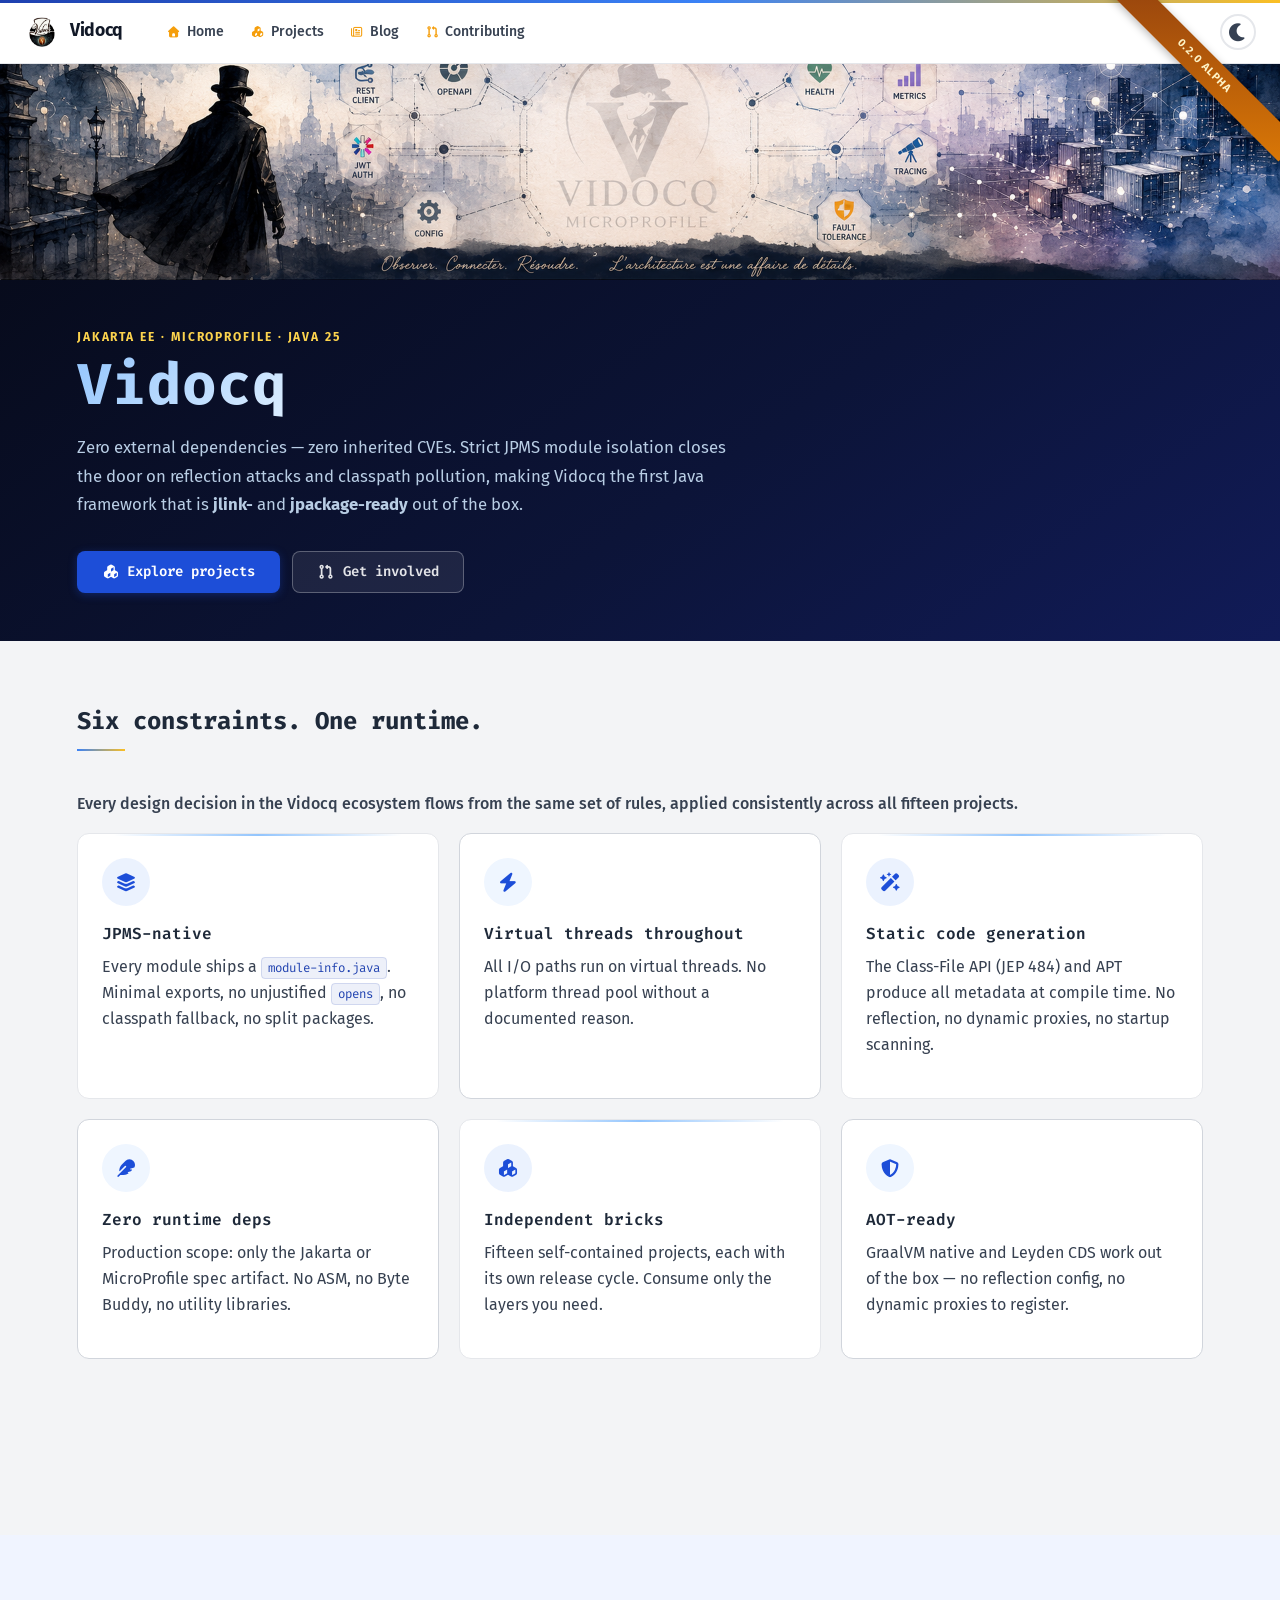
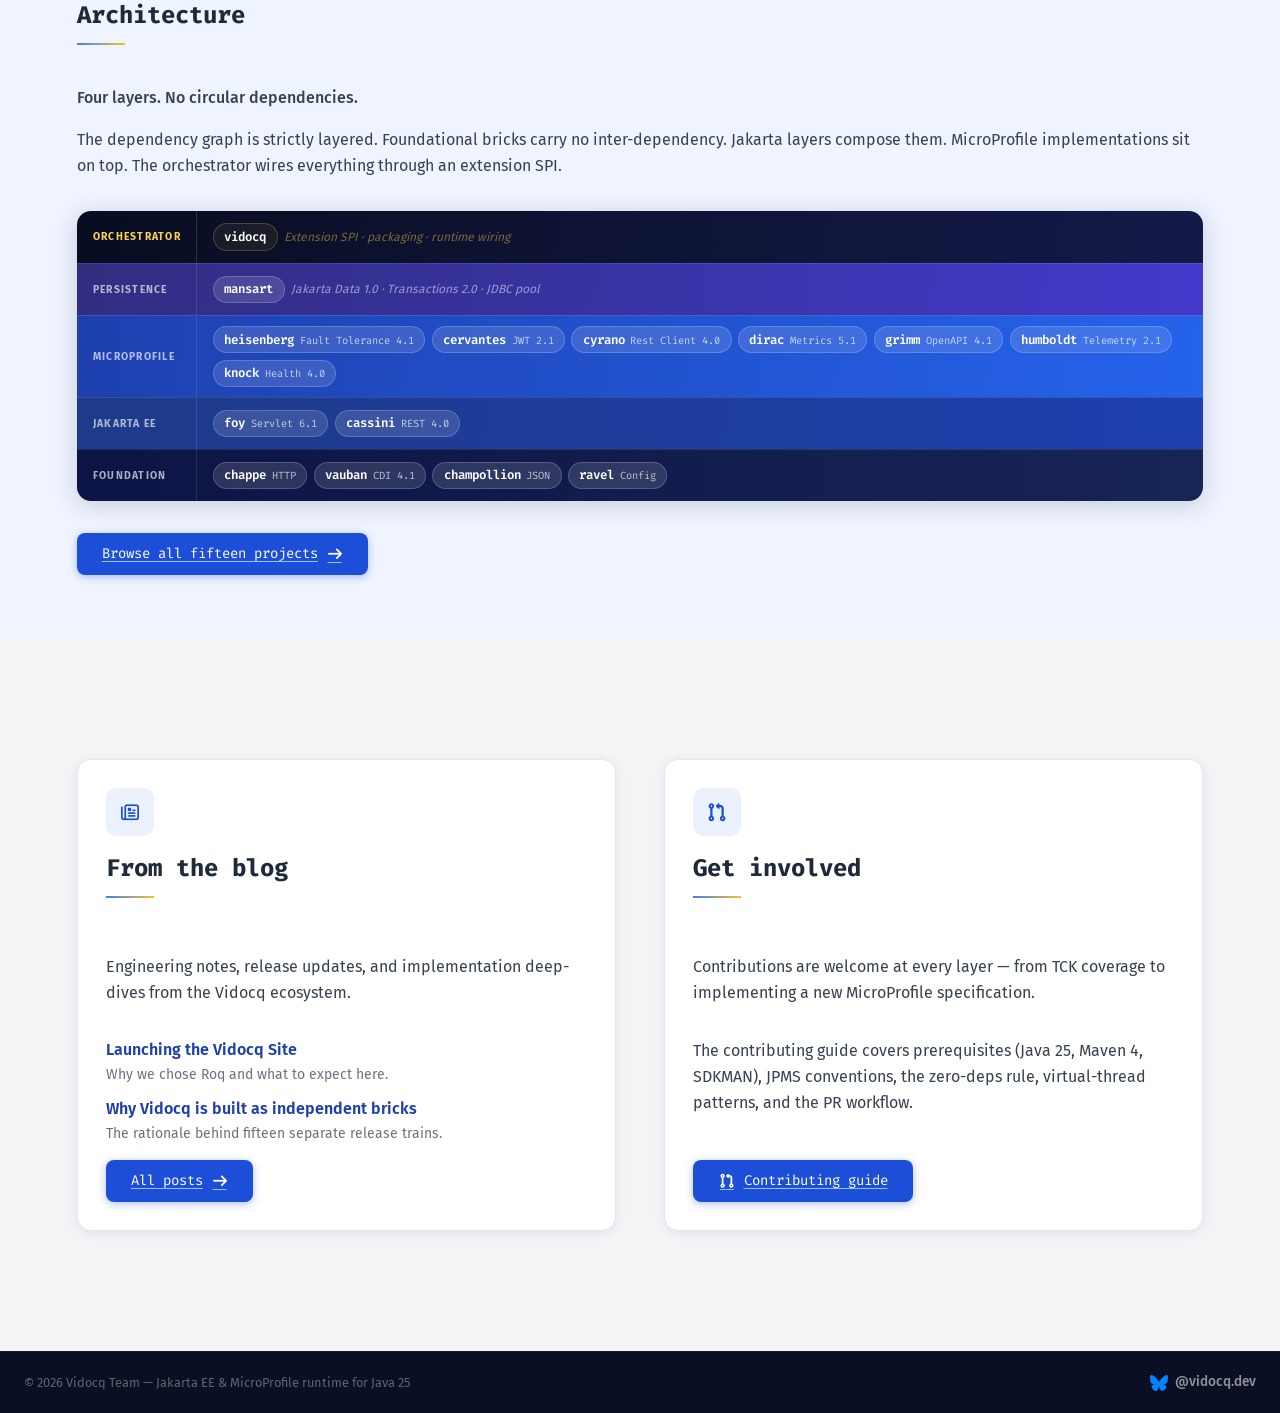
<file: index.html>
<!DOCTYPE html>
<html lang="en">
<head>

<meta charset="utf-8">

<!-- Prevent flash of unstyled content for dark mode -->
<script>
  const savedTheme = localStorage.getItem('darkMode');
  const isDark = savedTheme !== null
    ? savedTheme === 'true'
    : window.matchMedia('(prefers-color-scheme: dark)').matches;
  if (isDark) {
    document.documentElement.classList.add('dark');
  }
</script>



  <!-- SEO TITLE -->
  
  <title>Vidocq</title>
  <meta property="og:title" content="Vidocq" />
  <meta name="twitter:title" content="Vidocq">
  <meta property="og:site_name" content="Vidocq">
  <!-- SEO DESCRIPTION -->
  <meta name="description" content="A modular Jakarta EE and MicroProfile runtime for Java 25 — JPMS-native, virtual-thread-first, zero external dependencies.">
  <meta property="og:description" content="A modular Jakarta EE and MicroProfile runtime for Java 25 — JPMS-native, virtual-thread-first, zero external dependencies." />
  <meta name="twitter:description" content="A modular Jakarta EE and MicroProfile runtime for Java 25 — JPMS-native, virtual-thread-first, zero external dependencies.">
  <!-- SEO URL -->
  <link rel="canonical" href="https://vidocq.dev/" />
  <meta property="og:url" content="https://vidocq.dev/" />
  <meta name="twitter:url" content="https://vidocq.dev/">

  <!-- SEO TYPE -->
  <meta property="og:type" content="website" />

  <!-- SEO IMAGE -->
  <meta name="twitter:card" content="summary">
  <!-- SEO LOCALE -->
  <meta property="og:locale" content="en" />
  <!-- SEO GENERATOR -->
  <meta name="generator" content="Quarkus Roq v2.1.3" />

<!-- Favicon -->

<base href="/">
<meta http-equiv="X-UA-Compatible" content="IE=edge">
<meta name="viewport" content="width=device-width, initial-scale=1, maximum-scale=1">

<meta name="theme-color" content="#0f172a">
<meta name="msapplication-navbutton-color" content="#0f172a">
<meta name="apple-mobile-web-app-status-bar-style" content="#0f172a">


    <script type="module" src="/static/bundle/app-GY3US7BU.js"></script>
      <link rel="stylesheet" href="/static/bundle/app-MRKEC7L4.css" />

</head>
<body >



<div class="wrapper default">

<header class="site-header">
  <div class="site-header-inner">
    <a href="/" class="site-header-brand">
      <img src="/images/vidocq-logo.png" alt="Vidocq" class="site-header-logo-img"/>
      <span class="site-header-name">Vidocq</span>
    </a>
    <nav class="site-nav" role="navigation">
      <a href="/" class="site-nav-link">
        <i class="fa-solid fa-house"></i>
        <span>Home</span>
      </a>
      <a href="/projects/" class="site-nav-link">
        <i class="fa-solid fa-cubes"></i>
        <span>Projects</span>
      </a>
      <a href="/blog/" class="site-nav-link">
        <i class="fa-regular fa-newspaper"></i>
        <span>Blog</span>
      </a>
      <a href="/contributing/" class="site-nav-link">
        <i class="fa-solid fa-code-pull-request"></i>
        <span>Contributing</span>
      </a>
    </nav>
    <div class="site-header-end">
<!-- Dark Mode Toggle - Fixed top-right for all screen sizes -->
<button class="dark-mode-toggle" aria-label="Toggle dark mode">
  <i class="fas fa-moon"></i>
</button>
    </div>
  </div>
</header>

<div class="vid-alpha-ribbon" aria-hidden="true"></div>

<main class="main-content-wide">
<!-- Theme documentation: https://iamroq.dev/theme/default/#qute-user-tags -->
<div class="home-content">

<!-- ── Hero ─────────────────────────────────────────────────── -->
<div class="vid-hero-band">
  <img src="/images/vidocq-banner-wide.png" alt="Vidocq MicroProfile" class="vid-banner-img"/>
  <div class="vid-hero-strip">
    <div class="vid-hero-inner">
      <p class="vid-tagline">Jakarta EE · MicroProfile · Java 25</p>
      <h1 class="vid-title"><span class="shimmer">Vidocq</span></h1>
      <p class="vid-subtitle">
        Zero external dependencies — zero inherited CVEs.
        Strict JPMS module isolation closes the door on reflection attacks and classpath pollution,
        making Vidocq the first Java framework that is <strong>jlink-</strong> and <strong>jpackage-ready</strong> out of the box.
      </p>
      <div class="vid-actions">
        <a href="/projects/" class="btn btn-primary">
          <i class="fa-solid fa-cubes"></i> Explore projects
        </a>
        <a href="/contributing/" class="btn vid-btn-ghost">
          <i class="fa-solid fa-code-pull-request"></i> Get involved
        </a>
      </div>
    </div>
  </div>
</div>

<!-- ── Five constraints ──────────────────────────────────────── -->
<section class="roq-section vid-section">
  <h2>Six constraints. One runtime.</h2>
  <p class="roq-section-lead">
    Every design decision in the Vidocq ecosystem flows from the same set of rules,
    applied consistently across all fifteen projects.
  </p>
  <div class="roq-features vid-features">
    <div class="card card-highlighted roq-feature vid-card">
      <div class="roq-feature-icon"><i class="fa-solid fa-layer-group"></i></div>
      <h3>JPMS-native</h3>
      <p>Every module ships a <code>module-info.java</code>. Minimal exports, no unjustified <code>opens</code>, no classpath fallback, no split packages.</p>
    </div>
    <div class="card roq-feature vid-card">
      <div class="roq-feature-icon"><i class="fa-solid fa-bolt"></i></div>
      <h3>Virtual threads throughout</h3>
      <p>All I/O paths run on virtual threads. No platform thread pool without a documented reason.</p>
    </div>
    <div class="card card-highlighted roq-feature vid-card">
      <div class="roq-feature-icon"><i class="fa-solid fa-wand-magic-sparkles"></i></div>
      <h3>Static code generation</h3>
      <p>The Class-File API (JEP 484) and APT produce all metadata at compile time. No reflection, no dynamic proxies, no startup scanning.</p>
    </div>
    <div class="card roq-feature vid-card">
      <div class="roq-feature-icon"><i class="fa-solid fa-feather"></i></div>
      <h3>Zero runtime deps</h3>
      <p>Production scope: only the Jakarta or MicroProfile spec artifact. No ASM, no Byte Buddy, no utility libraries.</p>
    </div>
    <div class="card card-highlighted roq-feature vid-card">
      <div class="roq-feature-icon"><i class="fa-solid fa-cubes"></i></div>
      <h3>Independent bricks</h3>
      <p>Fifteen self-contained projects, each with its own release cycle. Consume only the layers you need.</p>
    </div>
    <div class="card roq-feature vid-card">
      <div class="roq-feature-icon"><i class="fa-solid fa-shield-halved"></i></div>
      <h3>AOT-ready</h3>
      <p>GraalVM native and Leyden CDS work out of the box — no reflection config, no dynamic proxies to register.</p>
    </div>
  </div>
</section>

<!-- ── Architecture ──────────────────────────────────────────── -->
<div class="vid-alt-band">
  <section class="roq-section vid-section">
    <h2>Architecture</h2>
    <p class="roq-section-lead">Four layers. No circular dependencies.</p>
    <p>
      The dependency graph is strictly layered. Foundational bricks carry no inter-dependency.
      Jakarta layers compose them. MicroProfile implementations sit on top.
      The orchestrator wires everything through an extension SPI.
    </p>

    <div class="vid-arch-stack">
      <div class="vid-arch-row vid-arch-orchestrator">
        <div class="vid-arch-row-label">Orchestrator</div>
        <div class="vid-arch-row-items">
          <span class="vid-arch-pill">vidocq</span>
          <span class="vid-arch-desc">Extension SPI · packaging · runtime wiring</span>
        </div>
      </div>
      <div class="vid-arch-row vid-arch-persistence">
        <div class="vid-arch-row-label">Persistence</div>
        <div class="vid-arch-row-items">
          <span class="vid-arch-pill">mansart</span>
          <span class="vid-arch-desc">Jakarta Data 1.0 · Transactions 2.0 · JDBC pool</span>
        </div>
      </div>
      <div class="vid-arch-row vid-arch-microprofile">
        <div class="vid-arch-row-label">MicroProfile</div>
        <div class="vid-arch-row-items">
          <span class="vid-arch-pill">heisenberg <span class="vid-arch-pill-sub">Fault Tolerance 4.1</span></span>
          <span class="vid-arch-pill">cervantes <span class="vid-arch-pill-sub">JWT 2.1</span></span>
          <span class="vid-arch-pill">cyrano <span class="vid-arch-pill-sub">Rest Client 4.0</span></span>
          <span class="vid-arch-pill">dirac <span class="vid-arch-pill-sub">Metrics 5.1</span></span>
          <span class="vid-arch-pill">grimm <span class="vid-arch-pill-sub">OpenAPI 4.1</span></span>
          <span class="vid-arch-pill">humboldt <span class="vid-arch-pill-sub">Telemetry 2.1</span></span>
          <span class="vid-arch-pill">knock <span class="vid-arch-pill-sub">Health 4.0</span></span>
        </div>
      </div>
      <div class="vid-arch-row vid-arch-jakarta">
        <div class="vid-arch-row-label">Jakarta EE</div>
        <div class="vid-arch-row-items">
          <span class="vid-arch-pill">foy <span class="vid-arch-pill-sub">Servlet 6.1</span></span>
          <span class="vid-arch-pill">cassini <span class="vid-arch-pill-sub">REST 4.0</span></span>
        </div>
      </div>
      <div class="vid-arch-row vid-arch-foundation">
        <div class="vid-arch-row-label">Foundation</div>
        <div class="vid-arch-row-items">
          <span class="vid-arch-pill">chappe <span class="vid-arch-pill-sub">HTTP</span></span>
          <span class="vid-arch-pill">vauban <span class="vid-arch-pill-sub">CDI 4.1</span></span>
          <span class="vid-arch-pill">champollion <span class="vid-arch-pill-sub">JSON</span></span>
          <span class="vid-arch-pill">ravel <span class="vid-arch-pill-sub">Config</span></span>
        </div>
      </div>
    </div>

    <div class="vid-arch-cta">
      <a href="/projects/" class="btn btn-primary">
        Browse all fifteen projects <i class="fa-solid fa-arrow-right"></i>
      </a>
    </div>
  </section>
</div>

<!-- ── Blog + Contributing ───────────────────────────────────── -->
<section class="roq-section vid-section">
  <div class="vid-two-col vid-bottom-row">
    <div class="vid-two-col-text vid-bottom-card">
      <div class="vid-bottom-card-icon"><i class="fa-regular fa-newspaper"></i></div>
      <h2>From the blog</h2>
      <p>Engineering notes, release updates, and implementation deep-dives from the Vidocq ecosystem.</p>
      <ul class="vid-post-list">
        <li>
          <a href="/posts/launching-the-vidocq-blog/">Launching the Vidocq Site</a>
          <span>Why we chose Roq and what to expect here.</span>
        </li>
        <li>
          <a href="/posts/why-vidocq-is-built-as-independent-bricks/">Why Vidocq is built as independent bricks</a>
          <span>The rationale behind fifteen separate release trains.</span>
        </li>
      </ul>
      <a href="/blog/" class="btn btn-primary vid-bottom-btn">
        All posts <i class="fa-solid fa-arrow-right"></i>
      </a>
    </div>
    <div class="vid-two-col-text vid-bottom-card">
      <div class="vid-bottom-card-icon"><i class="fa-solid fa-code-pull-request"></i></div>
      <h2>Get involved</h2>
      <p>Contributions are welcome at every layer — from TCK coverage to implementing a new MicroProfile specification.</p>
      <p>The contributing guide covers prerequisites (Java 25, Maven 4, SDKMAN), JPMS conventions, the zero-deps rule, virtual-thread patterns, and the PR workflow.</p>
      <a href="/contributing/" class="btn btn-primary vid-bottom-btn">
        <i class="fa-solid fa-code-pull-request"></i> Contributing guide
      </a>
    </div>
  </div>
</section>

</div>
</main>

<footer class="site-footer">
  <div class="site-footer-inner">
    <span class="site-footer-copy">© 2026 Vidocq Team — Jakarta EE &amp; MicroProfile runtime for Java 25</span>
    <div class="site-footer-links">
      <a href="https://bsky.app/profile/vidocq.dev" class="site-footer-link" target="_blank" rel="noopener noreferrer">
        <i class="fa-brands fa-bluesky"></i> @vidocq.dev
      </a>
    </div>
  </div>
</footer>

</div>

</body>
</html>
</file>
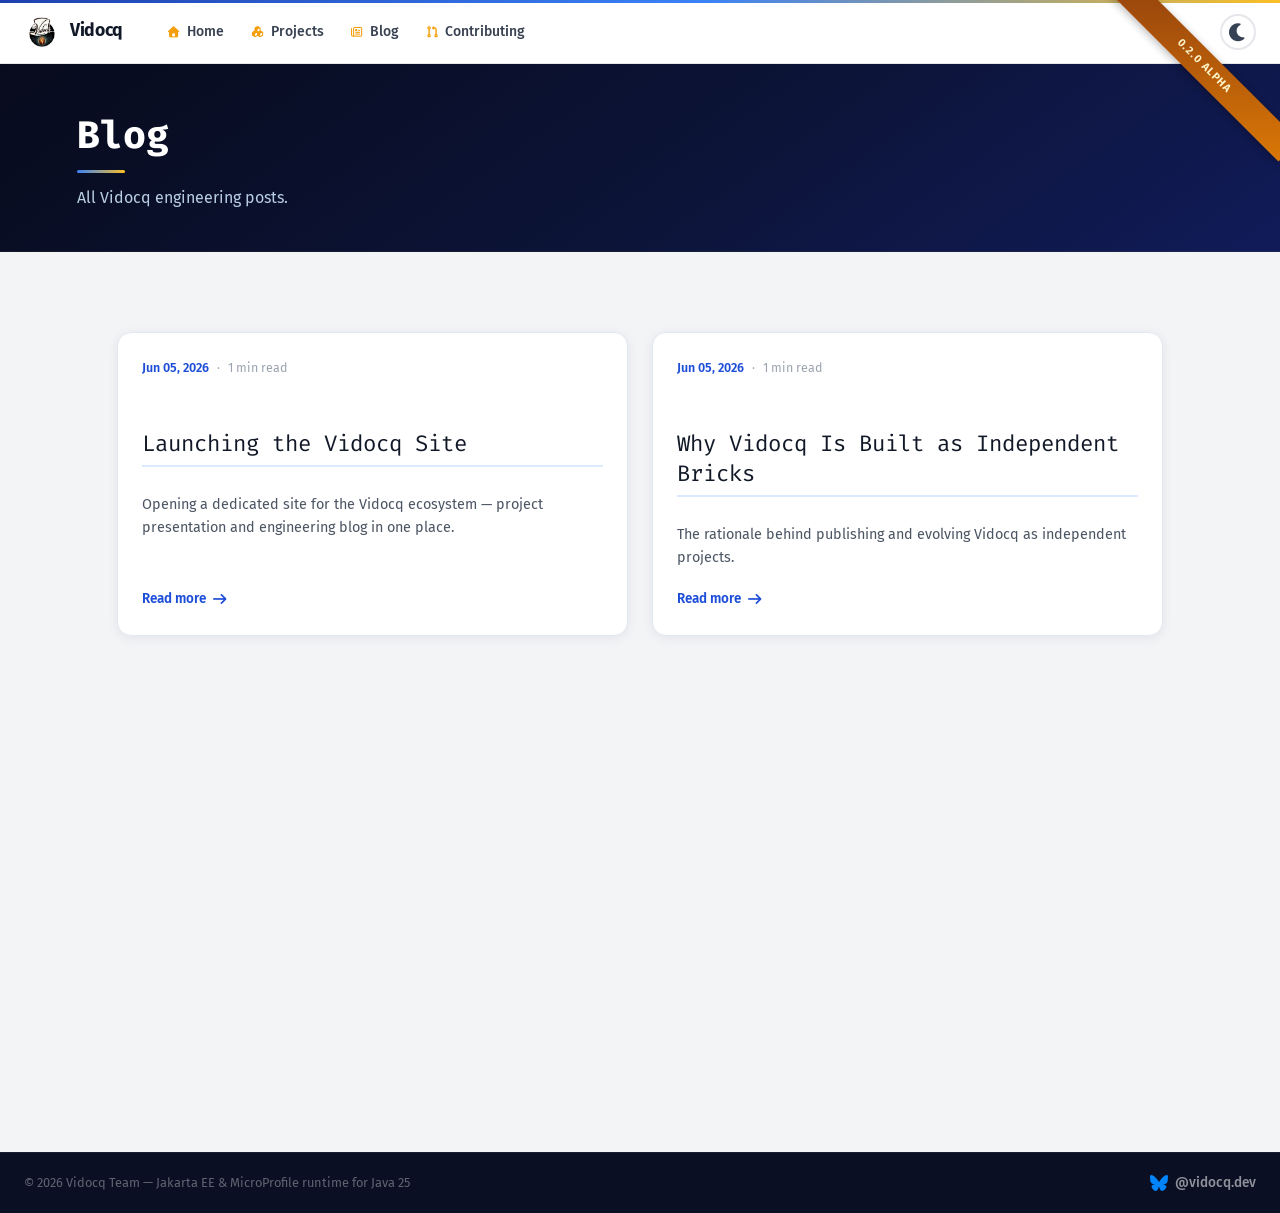
<file: blog/index.html>
<!DOCTYPE html>
<html lang="en">
<head>

<meta charset="utf-8">

<!-- Prevent flash of unstyled content for dark mode -->
<script>
  const savedTheme = localStorage.getItem('darkMode');
  const isDark = savedTheme !== null
    ? savedTheme === 'true'
    : window.matchMedia('(prefers-color-scheme: dark)').matches;
  if (isDark) {
    document.documentElement.classList.add('dark');
  }
</script>



  <!-- SEO TITLE -->
  
  <title>Blog - Vidocq</title>
  <meta property="og:title" content="Blog" />
  <meta name="twitter:title" content="Blog">
  <meta property="og:site_name" content="Vidocq">
  <!-- SEO DESCRIPTION -->
  <meta name="description" content="All Vidocq engineering posts.">
  <meta property="og:description" content="All Vidocq engineering posts." />
  <meta name="twitter:description" content="All Vidocq engineering posts.">
  <!-- SEO URL -->
  <link rel="canonical" href="https://vidocq.dev/blog/" />
  <meta property="og:url" content="https://vidocq.dev/blog/" />
  <meta name="twitter:url" content="https://vidocq.dev/blog/">

  <!-- SEO TYPE -->
  <meta property="og:type" content="website" />

  <!-- SEO IMAGE -->
  <meta name="twitter:card" content="summary">
  <!-- SEO PAGINATOR -->
  <!-- SEO LOCALE -->
  <meta property="og:locale" content="en" />
  <!-- SEO GENERATOR -->
  <meta name="generator" content="Quarkus Roq v2.1.3" />

<!-- Favicon -->

<base href="/blog/">
<meta http-equiv="X-UA-Compatible" content="IE=edge">
<meta name="viewport" content="width=device-width, initial-scale=1, maximum-scale=1">

<meta name="theme-color" content="#0f172a">
<meta name="msapplication-navbutton-color" content="#0f172a">
<meta name="apple-mobile-web-app-status-bar-style" content="#0f172a">


    <script type="module" src="/static/bundle/app-GY3US7BU.js"></script>
      <link rel="stylesheet" href="/static/bundle/app-MRKEC7L4.css" />

</head>
<body >



<div class="wrapper default">

<header class="site-header">
  <div class="site-header-inner">
    <a href="/" class="site-header-brand">
      <img src="/images/vidocq-logo.png" alt="Vidocq" class="site-header-logo-img"/>
      <span class="site-header-name">Vidocq</span>
    </a>
    <nav class="site-nav" role="navigation">
      <a href="/" class="site-nav-link">
        <i class="fa-solid fa-house"></i>
        <span>Home</span>
      </a>
      <a href="/projects/" class="site-nav-link">
        <i class="fa-solid fa-cubes"></i>
        <span>Projects</span>
      </a>
      <a href="/blog/" class="site-nav-link">
        <i class="fa-regular fa-newspaper"></i>
        <span>Blog</span>
      </a>
      <a href="/contributing/" class="site-nav-link">
        <i class="fa-solid fa-code-pull-request"></i>
        <span>Contributing</span>
      </a>
    </nav>
    <div class="site-header-end">
<!-- Dark Mode Toggle - Fixed top-right for all screen sizes -->
<button class="dark-mode-toggle" aria-label="Toggle dark mode">
  <i class="fas fa-moon"></i>
</button>
    </div>
  </div>
</header>

<div class="vid-alpha-ribbon" aria-hidden="true"></div>

<main class="main-content-wide">


<div class="vid-page-hero">
  <div class="vid-page-hero-inner">
    <h1 class="vid-page-hero-title">Blog</h1>
    <p class="vid-page-hero-desc">All Vidocq engineering posts.</p>
  </div>
</div>

<article class="page-content page-alt page-wide">
  <section class="content-main">
    <div class="asciidoc-prose vid-page-content">



<div class="blog-list">

  <div class="blog-featured-grid">
<article class="vid-post-card">
  <div class="vid-post-card-body">
    <div class="vid-post-card-meta">
      <span class="vid-post-card-date">Jun 05, 2026</span>
      <span class="vid-post-card-sep">·</span>
      <span class="vid-post-card-read">1 min read</span>
    </div>
    <h2 class="vid-post-card-title"><a href="/posts/launching-the-vidocq-site/">Launching the Vidocq Site</a></h2>
    <p class="vid-post-card-desc">Opening a dedicated site for the Vidocq ecosystem — project presentation and engineering blog in one place.</p>
    <a href="/posts/launching-the-vidocq-site/" class="vid-post-card-link">
      Read more <i class="fa-solid fa-arrow-right"></i>
    </a>
  </div>
</article>
<article class="vid-post-card">
  <div class="vid-post-card-body">
    <div class="vid-post-card-meta">
      <span class="vid-post-card-date">Jun 05, 2026</span>
      <span class="vid-post-card-sep">·</span>
      <span class="vid-post-card-read">1 min read</span>
    </div>
    <h2 class="vid-post-card-title"><a href="/posts/why-vidocq-is-built-as-independent-bricks/">Why Vidocq Is Built as Independent Bricks</a></h2>
    <p class="vid-post-card-desc">The rationale behind publishing and evolving Vidocq as independent projects.</p>
    <a href="/posts/why-vidocq-is-built-as-independent-bricks/" class="vid-post-card-link">
      Read more <i class="fa-solid fa-arrow-right"></i>
    </a>
  </div>
</article>
  </div>

  <div class="blog-grid">
  </div>

</div>


<div class="container">

  <nav class="pagination" role="navigation">
    <ul>


    </ul>
  </nav>

</div>
    </div>
  </section>
</article>


</main>

<footer class="site-footer">
  <div class="site-footer-inner">
    <span class="site-footer-copy">© 2026 Vidocq Team — Jakarta EE &amp; MicroProfile runtime for Java 25</span>
    <div class="site-footer-links">
      <a href="https://bsky.app/profile/vidocq.dev" class="site-footer-link" target="_blank" rel="noopener noreferrer">
        <i class="fa-brands fa-bluesky"></i> @vidocq.dev
      </a>
    </div>
  </div>
</footer>

</div>

</body>
</html>
</file>
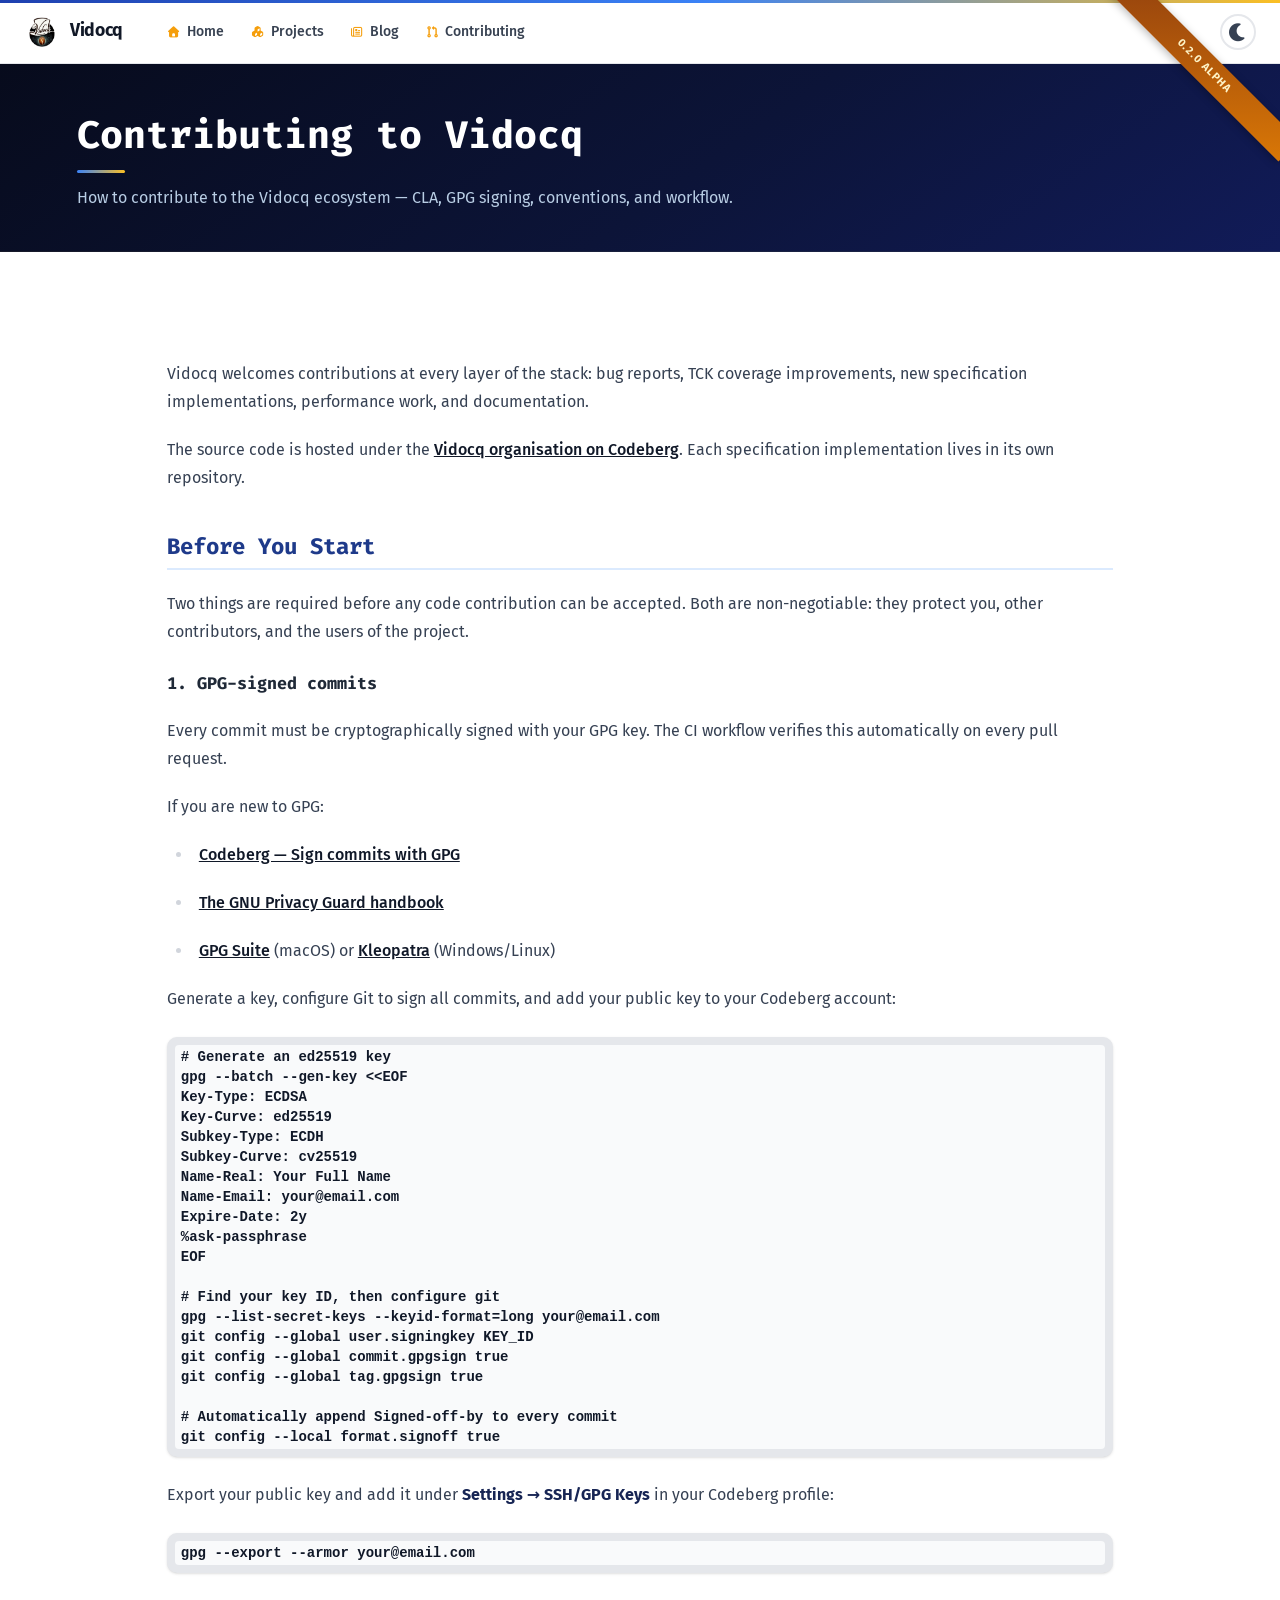
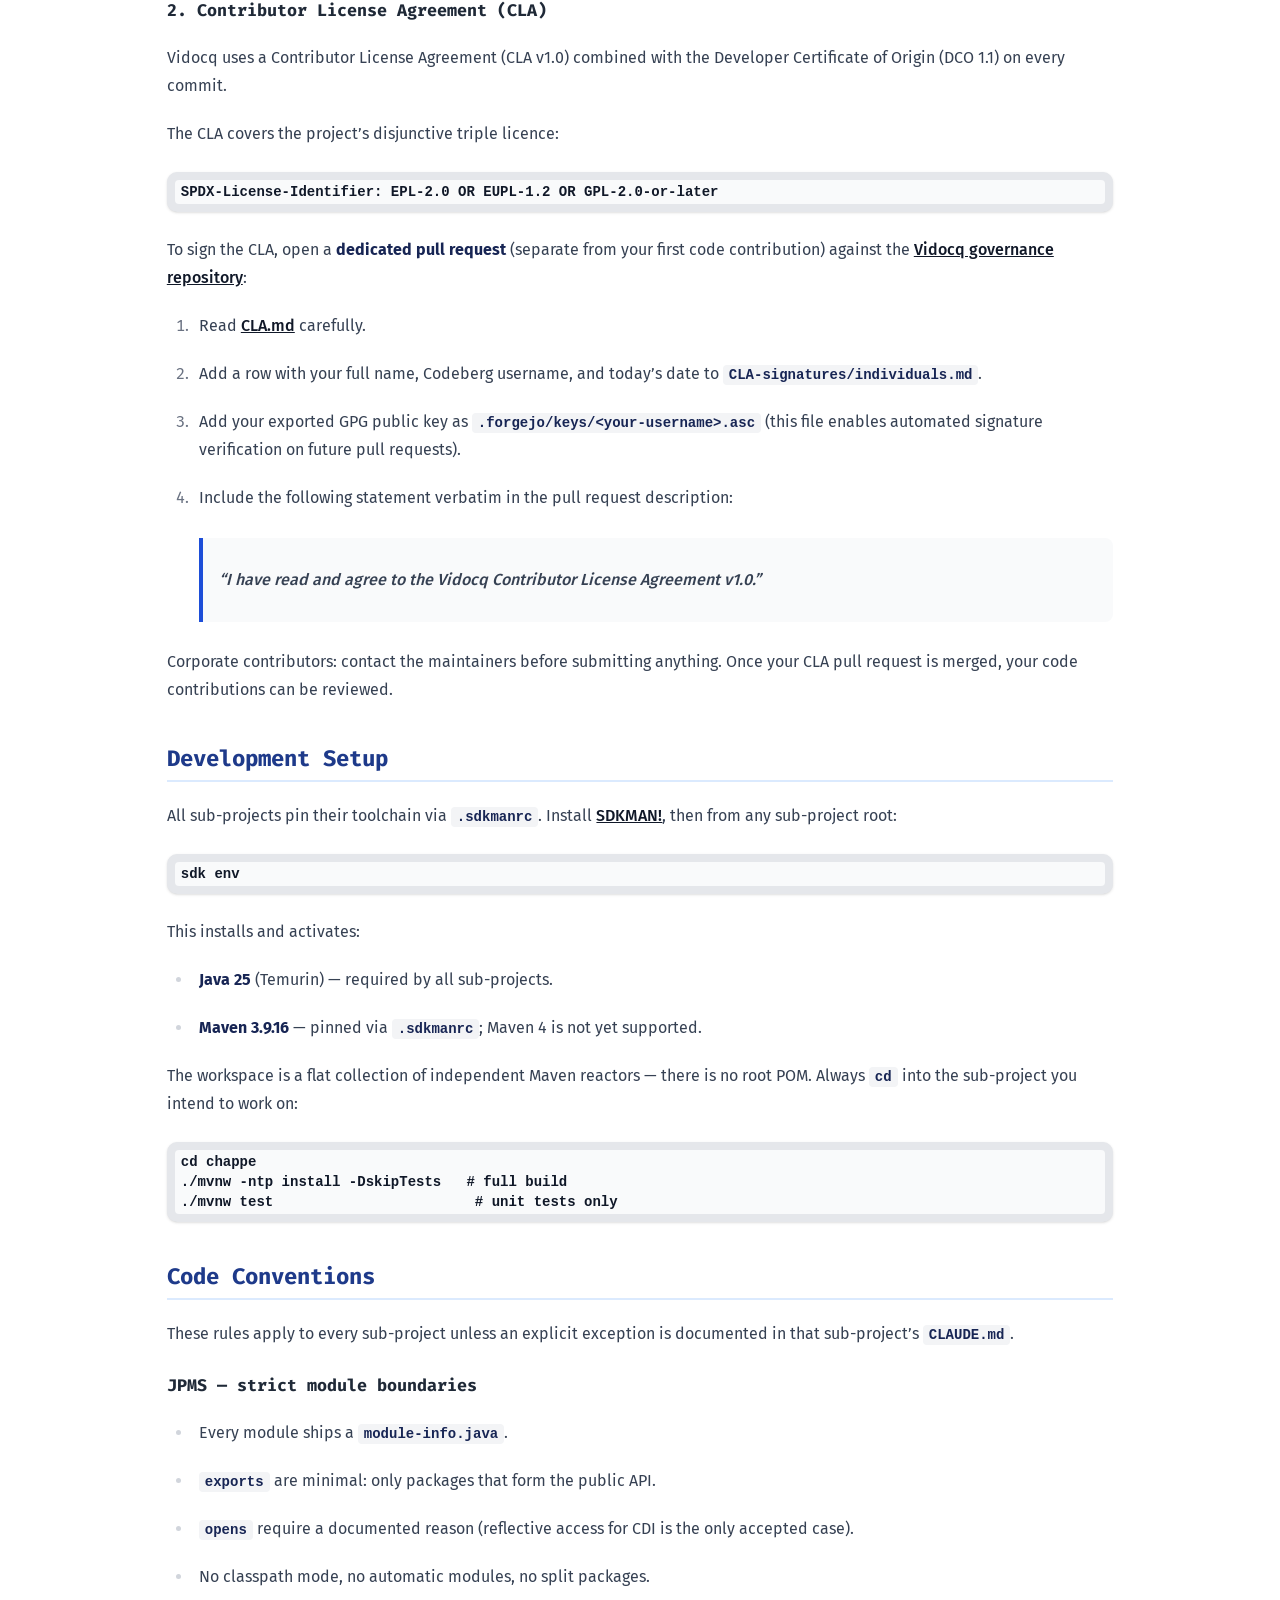
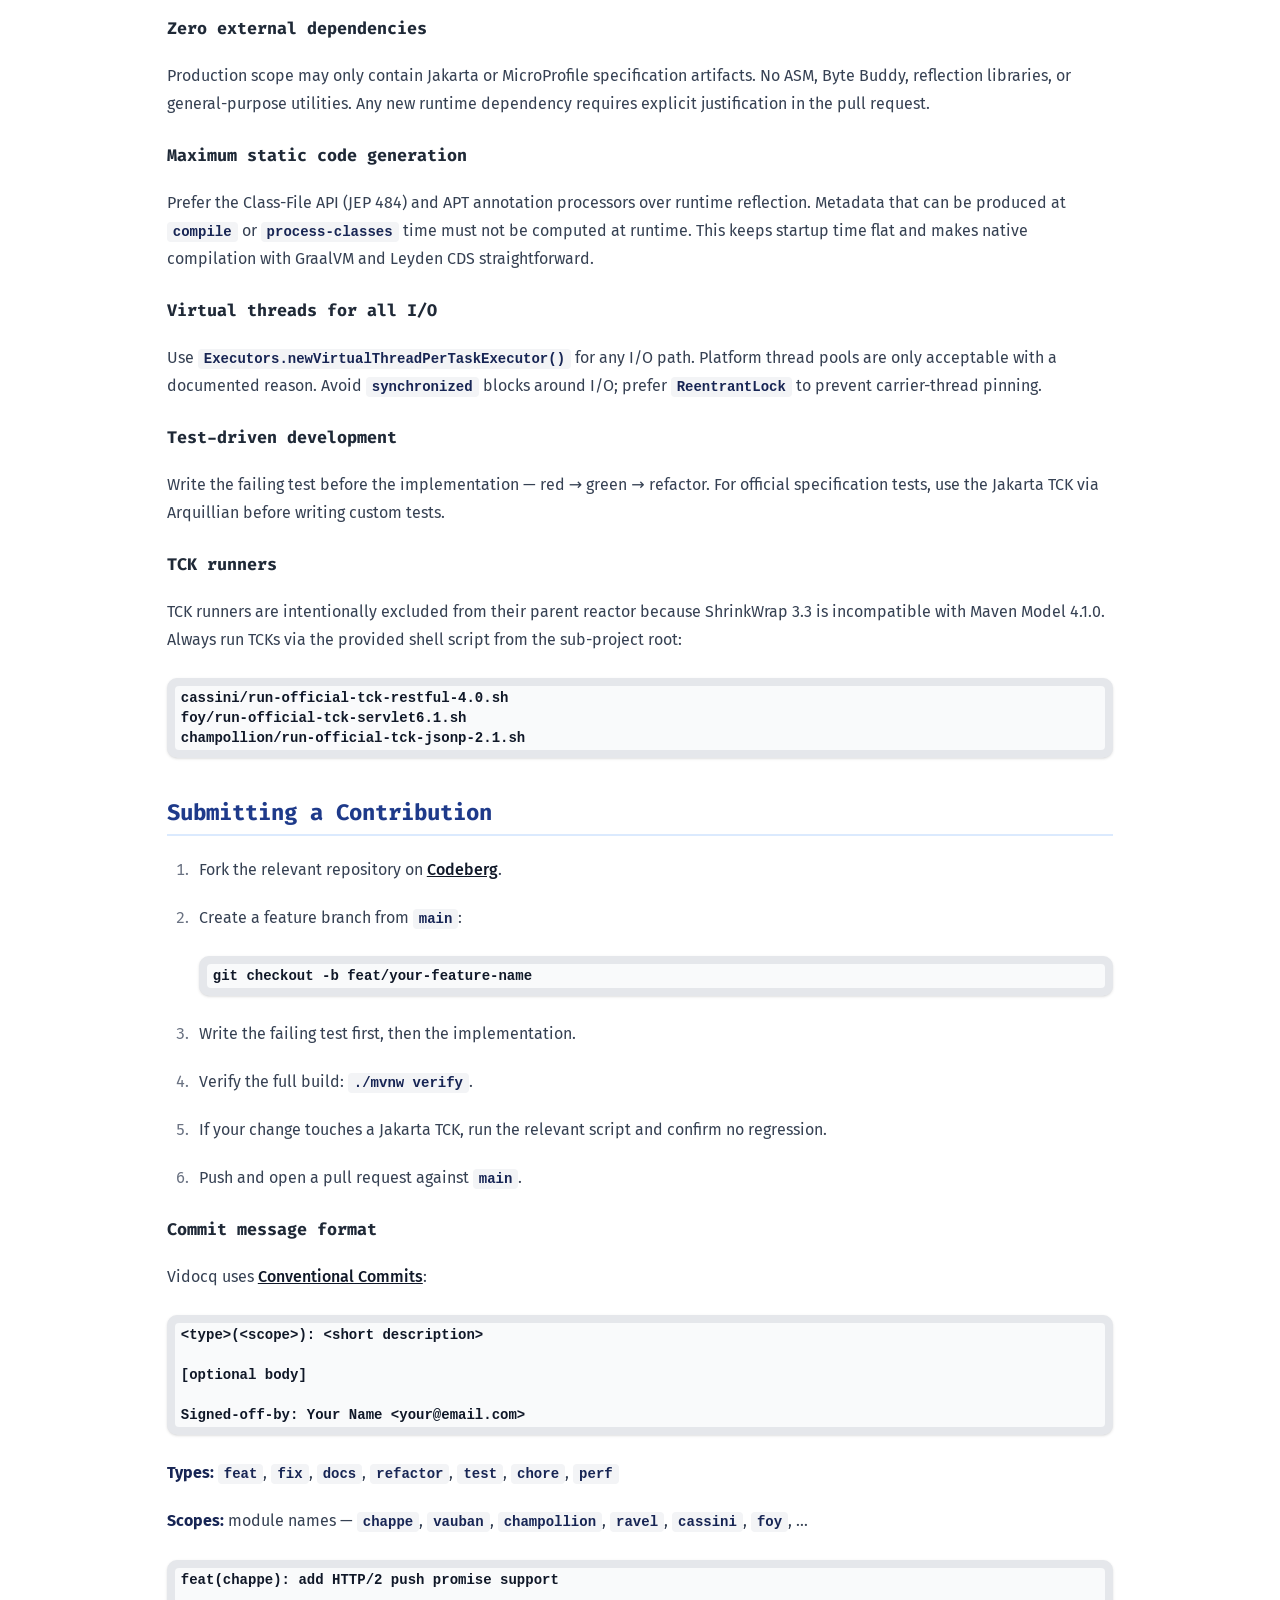
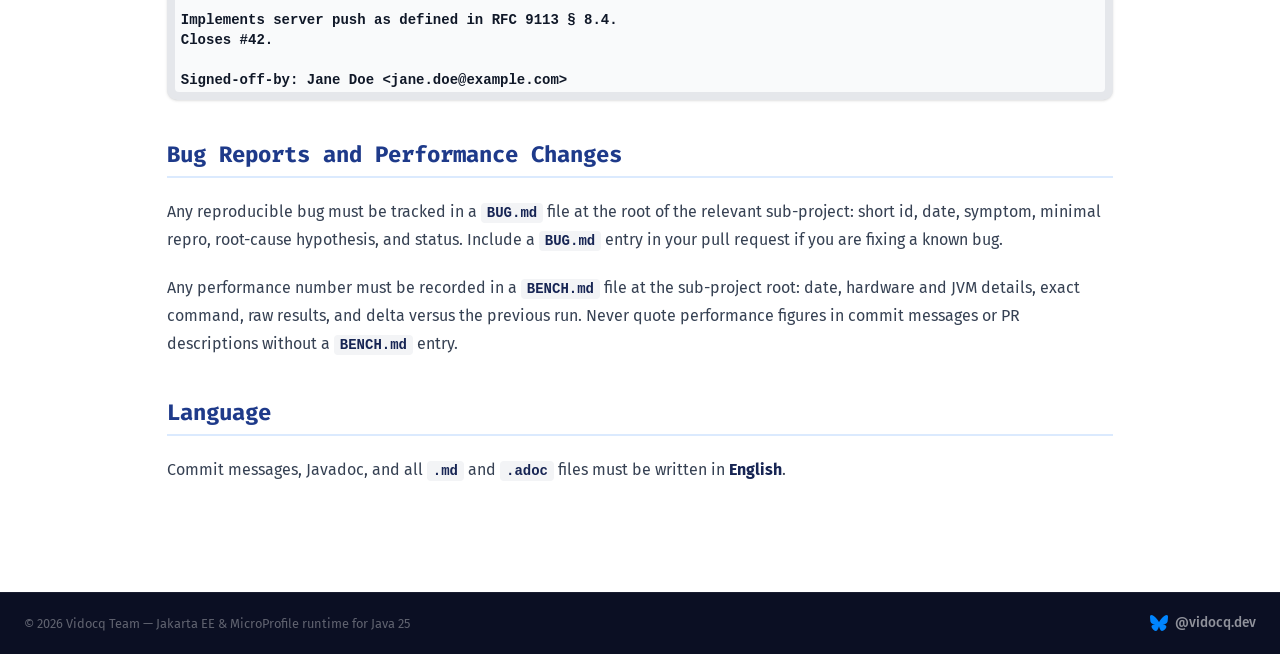
<file: contributing/index.html>
<!DOCTYPE html>
<html lang="en">
<head>

<meta charset="utf-8">

<!-- Prevent flash of unstyled content for dark mode -->
<script>
  const savedTheme = localStorage.getItem('darkMode');
  const isDark = savedTheme !== null
    ? savedTheme === 'true'
    : window.matchMedia('(prefers-color-scheme: dark)').matches;
  if (isDark) {
    document.documentElement.classList.add('dark');
  }
</script>



  <!-- SEO TITLE -->
  
  <title>Contributing to Vidocq - Vidocq</title>
  <meta property="og:title" content="Contributing to Vidocq" />
  <meta name="twitter:title" content="Contributing to Vidocq">
  <meta property="og:site_name" content="Vidocq">
  <!-- SEO DESCRIPTION -->
  <meta name="description" content="How to contribute to the Vidocq ecosystem — CLA, GPG signing, conventions, and workflow.">
  <meta property="og:description" content="How to contribute to the Vidocq ecosystem — CLA, GPG signing, conventions, and workflow." />
  <meta name="twitter:description" content="How to contribute to the Vidocq ecosystem — CLA, GPG signing, conventions, and workflow.">
  <!-- SEO URL -->
  <link rel="canonical" href="https://vidocq.dev/contributing/" />
  <meta property="og:url" content="https://vidocq.dev/contributing/" />
  <meta name="twitter:url" content="https://vidocq.dev/contributing/">

  <!-- SEO TYPE -->
  <meta property="og:type" content="website" />

  <!-- SEO IMAGE -->
  <meta name="twitter:card" content="summary">
  <!-- SEO LOCALE -->
  <meta property="og:locale" content="en" />
  <!-- SEO GENERATOR -->
  <meta name="generator" content="Quarkus Roq v2.1.3" />

<!-- Favicon -->

<base href="/contributing/">
<meta http-equiv="X-UA-Compatible" content="IE=edge">
<meta name="viewport" content="width=device-width, initial-scale=1, maximum-scale=1">

<meta name="theme-color" content="#0f172a">
<meta name="msapplication-navbutton-color" content="#0f172a">
<meta name="apple-mobile-web-app-status-bar-style" content="#0f172a">


    <script type="module" src="/static/bundle/app-GY3US7BU.js"></script>
      <link rel="stylesheet" href="/static/bundle/app-MRKEC7L4.css" />

</head>
<body >



<div class="wrapper default">

<header class="site-header">
  <div class="site-header-inner">
    <a href="/" class="site-header-brand">
      <img src="/images/vidocq-logo.png" alt="Vidocq" class="site-header-logo-img"/>
      <span class="site-header-name">Vidocq</span>
    </a>
    <nav class="site-nav" role="navigation">
      <a href="/" class="site-nav-link">
        <i class="fa-solid fa-house"></i>
        <span>Home</span>
      </a>
      <a href="/projects/" class="site-nav-link">
        <i class="fa-solid fa-cubes"></i>
        <span>Projects</span>
      </a>
      <a href="/blog/" class="site-nav-link">
        <i class="fa-regular fa-newspaper"></i>
        <span>Blog</span>
      </a>
      <a href="/contributing/" class="site-nav-link">
        <i class="fa-solid fa-code-pull-request"></i>
        <span>Contributing</span>
      </a>
    </nav>
    <div class="site-header-end">
<!-- Dark Mode Toggle - Fixed top-right for all screen sizes -->
<button class="dark-mode-toggle" aria-label="Toggle dark mode">
  <i class="fas fa-moon"></i>
</button>
    </div>
  </div>
</header>

<div class="vid-alpha-ribbon" aria-hidden="true"></div>

<main class="main-content-wide">


<div class="vid-page-hero">
  <div class="vid-page-hero-inner">
    <h1 class="vid-page-hero-title">Contributing to Vidocq</h1>
    <p class="vid-page-hero-desc">How to contribute to the Vidocq ecosystem — CLA, GPG signing, conventions, and workflow.</p>
  </div>
</div>

<article class="page-content">
  <section class="content-main">
    <div class="asciidoc-prose vid-page-content">
<div id="preamble">
<div class="sectionbody">
<div class="paragraph">
<p>Vidocq welcomes contributions at every layer of the stack: bug reports,
TCK coverage improvements, new specification implementations,
performance work, and documentation.</p>
</div>
<div class="paragraph">
<p>The source code is hosted under the <a href="https://codeberg.org/Vidocq">Vidocq organisation on Codeberg</a>.
Each specification implementation lives in its own repository.</p>
</div>
</div>
</div>
<div class="sect1">
<h2 id="_before_you_start">Before You Start</h2>
<div class="sectionbody">
<div class="paragraph">
<p>Two things are required before any code contribution can be accepted.
Both are non-negotiable: they protect you, other contributors, and the
users of the project.</p>
</div>
<div class="sect2">
<h3 id="_1_gpg_signed_commits">1. GPG-signed commits</h3>
<div class="paragraph">
<p>Every commit must be cryptographically signed with your GPG key.
The CI workflow verifies this automatically on every pull request.</p>
</div>
<div class="paragraph">
<p>If you are new to GPG:</p>
</div>
<div class="ulist">
<ul>
<li>
<p><a href="https://docs.codeberg.org/security/gpg-key/">Codeberg — Sign commits with GPG</a></p>
</li>
<li>
<p><a href="https://www.gnupg.org/gph/en/manual.html">The GNU Privacy Guard handbook</a></p>
</li>
<li>
<p><a href="https://gpgtools.org/">GPG Suite</a> (macOS) or <a href="https://www.openpgp.org/software/kleopatra/">Kleopatra</a> (Windows/Linux)</p>
</li>
</ul>
</div>
<div class="paragraph">
<p>Generate a key, configure Git to sign all commits, and add your public key to your Codeberg account:</p>
</div>
<div class="listingblock">
<div class="content">
<pre class="highlight"><code class="language-bash" data-lang="bash"># Generate an ed25519 key
gpg --batch --gen-key &lt;&lt;EOF
Key-Type: ECDSA
Key-Curve: ed25519
Subkey-Type: ECDH
Subkey-Curve: cv25519
Name-Real: Your Full Name
Name-Email: your@email.com
Expire-Date: 2y
%ask-passphrase
EOF

# Find your key ID, then configure git
gpg --list-secret-keys --keyid-format=long your@email.com
git config --global user.signingkey KEY_ID
git config --global commit.gpgsign true
git config --global tag.gpgsign true

# Automatically append Signed-off-by to every commit
git config --local format.signoff true</code></pre>
</div>
</div>
<div class="paragraph">
<p>Export your public key and add it under <strong>Settings → SSH/GPG Keys</strong> in your Codeberg profile:</p>
</div>
<div class="listingblock">
<div class="content">
<pre class="highlight"><code class="language-bash" data-lang="bash">gpg --export --armor your@email.com</code></pre>
</div>
</div>
</div>
<div class="sect2">
<h3 id="_2_contributor_license_agreement_cla">2. Contributor License Agreement (CLA)</h3>
<div class="paragraph">
<p>Vidocq uses a Contributor License Agreement (CLA v1.0) combined with
the Developer Certificate of Origin (DCO 1.1) on every commit.</p>
</div>
<div class="paragraph">
<p>The CLA covers the project&#8217;s disjunctive triple licence:</p>
</div>
<div class="listingblock">
<div class="content">
<pre class="highlight"><code>SPDX-License-Identifier: EPL-2.0 OR EUPL-1.2 OR GPL-2.0-or-later</code></pre>
</div>
</div>
<div class="paragraph">
<p>To sign the CLA, open a <strong>dedicated pull request</strong> (separate from your first code contribution)
against the <a href="https://codeberg.org/Vidocq/governance">Vidocq governance repository</a>:</p>
</div>
<div class="olist arabic">
<ol class="arabic">
<li>
<p>Read <a href="https://codeberg.org/Vidocq/governance/src/branch/main/CLA.md">CLA.md</a> carefully.</p>
</li>
<li>
<p>Add a row with your full name, Codeberg username, and today&#8217;s date
to <code>CLA-signatures/individuals.md</code>.</p>
</li>
<li>
<p>Add your exported GPG public key as <code>.forgejo/keys/&lt;your-username&gt;.asc</code>
(this file enables automated signature verification on future pull requests).</p>
</li>
<li>
<p>Include the following statement verbatim in the pull request description:</p>
<div class="quoteblock">
<blockquote>
<div class="paragraph">
<p>I have read and agree to the Vidocq Contributor License Agreement v1.0.</p>
</div>
</blockquote>
</div>
</li>
</ol>
</div>
<div class="paragraph">
<p>Corporate contributors: contact the maintainers before submitting anything.
Once your CLA pull request is merged, your code contributions can be reviewed.</p>
</div>
</div>
</div>
</div>
<div class="sect1">
<h2 id="_development_setup">Development Setup</h2>
<div class="sectionbody">
<div class="paragraph">
<p>All sub-projects pin their toolchain via <code>.sdkmanrc</code>.
Install <a href="https://sdkman.io">SDKMAN!</a>, then from any sub-project root:</p>
</div>
<div class="listingblock">
<div class="content">
<pre class="highlight"><code class="language-bash" data-lang="bash">sdk env</code></pre>
</div>
</div>
<div class="paragraph">
<p>This installs and activates:</p>
</div>
<div class="ulist">
<ul>
<li>
<p><strong>Java 25</strong> (Temurin) — required by all sub-projects.</p>
</li>
<li>
<p><strong>Maven 3.9.16</strong> — pinned via <code>.sdkmanrc</code>; Maven 4 is not yet supported.</p>
</li>
</ul>
</div>
<div class="paragraph">
<p>The workspace is a flat collection of independent Maven reactors — there is no root POM.
Always <code>cd</code> into the sub-project you intend to work on:</p>
</div>
<div class="listingblock">
<div class="content">
<pre class="highlight"><code class="language-bash" data-lang="bash">cd chappe
./mvnw -ntp install -DskipTests   # full build
./mvnw test                        # unit tests only</code></pre>
</div>
</div>
</div>
</div>
<div class="sect1">
<h2 id="_code_conventions">Code Conventions</h2>
<div class="sectionbody">
<div class="paragraph">
<p>These rules apply to every sub-project unless an explicit exception is documented
in that sub-project&#8217;s <code>CLAUDE.md</code>.</p>
</div>
<div class="sect2">
<h3 id="_jpms_strict_module_boundaries">JPMS — strict module boundaries</h3>
<div class="ulist">
<ul>
<li>
<p>Every module ships a <code>module-info.java</code>.</p>
</li>
<li>
<p><code>exports</code> are minimal: only packages that form the public API.</p>
</li>
<li>
<p><code>opens</code> require a documented reason (reflective access for CDI is the only accepted case).</p>
</li>
<li>
<p>No classpath mode, no automatic modules, no split packages.</p>
</li>
</ul>
</div>
</div>
<div class="sect2">
<h3 id="_zero_external_dependencies">Zero external dependencies</h3>
<div class="paragraph">
<p>Production scope may only contain Jakarta or MicroProfile specification artifacts.
No ASM, Byte Buddy, reflection libraries, or general-purpose utilities.
Any new runtime dependency requires explicit justification in the pull request.</p>
</div>
</div>
<div class="sect2">
<h3 id="_maximum_static_code_generation">Maximum static code generation</h3>
<div class="paragraph">
<p>Prefer the Class-File API (JEP 484) and APT annotation processors over runtime reflection.
Metadata that can be produced at <code>compile</code> or <code>process-classes</code> time must not be computed at runtime.
This keeps startup time flat and makes native compilation with GraalVM and Leyden CDS straightforward.</p>
</div>
</div>
<div class="sect2">
<h3 id="_virtual_threads_for_all_io">Virtual threads for all I/O</h3>
<div class="paragraph">
<p>Use <code>Executors.newVirtualThreadPerTaskExecutor()</code> for any I/O path.
Platform thread pools are only acceptable with a documented reason.
Avoid <code>synchronized</code> blocks around I/O; prefer <code>ReentrantLock</code> to prevent carrier-thread pinning.</p>
</div>
</div>
<div class="sect2">
<h3 id="_test_driven_development">Test-driven development</h3>
<div class="paragraph">
<p>Write the failing test before the implementation — red → green → refactor.
For official specification tests, use the Jakarta TCK via Arquillian before writing custom tests.</p>
</div>
</div>
<div class="sect2">
<h3 id="_tck_runners">TCK runners</h3>
<div class="paragraph">
<p>TCK runners are intentionally excluded from their parent reactor because ShrinkWrap 3.3 is
incompatible with Maven Model 4.1.0.
Always run TCKs via the provided shell script from the sub-project root:</p>
</div>
<div class="listingblock">
<div class="content">
<pre class="highlight"><code class="language-bash" data-lang="bash">cassini/run-official-tck-restful-4.0.sh
foy/run-official-tck-servlet6.1.sh
champollion/run-official-tck-jsonp-2.1.sh</code></pre>
</div>
</div>
</div>
</div>
</div>
<div class="sect1">
<h2 id="_submitting_a_contribution">Submitting a Contribution</h2>
<div class="sectionbody">
<div class="olist arabic">
<ol class="arabic">
<li>
<p>Fork the relevant repository on <a href="https://codeberg.org/Vidocq">Codeberg</a>.</p>
</li>
<li>
<p>Create a feature branch from <code>main</code>:</p>
<div class="listingblock">
<div class="content">
<pre class="highlight"><code class="language-bash" data-lang="bash">git checkout -b feat/your-feature-name</code></pre>
</div>
</div>
</li>
<li>
<p>Write the failing test first, then the implementation.</p>
</li>
<li>
<p>Verify the full build: <code>./mvnw verify</code>.</p>
</li>
<li>
<p>If your change touches a Jakarta TCK, run the relevant script and confirm no regression.</p>
</li>
<li>
<p>Push and open a pull request against <code>main</code>.</p>
</li>
</ol>
</div>
<div class="sect2">
<h3 id="_commit_message_format">Commit message format</h3>
<div class="paragraph">
<p>Vidocq uses <a href="https://www.conventionalcommits.org/">Conventional Commits</a>:</p>
</div>
<div class="listingblock">
<div class="content">
<pre class="highlight"><code>&lt;type&gt;(&lt;scope&gt;): &lt;short description&gt;

[optional body]

Signed-off-by: Your Name &lt;your@email.com&gt;</code></pre>
</div>
</div>
<div class="paragraph">
<p><strong>Types:</strong> <code>feat</code>, <code>fix</code>, <code>docs</code>, <code>refactor</code>, <code>test</code>, <code>chore</code>, <code>perf</code></p>
</div>
<div class="paragraph">
<p><strong>Scopes:</strong> module names — <code>chappe</code>, <code>vauban</code>, <code>champollion</code>, <code>ravel</code>, <code>cassini</code>, <code>foy</code>, &#8230;&#8203;</p>
</div>
<div class="listingblock">
<div class="content">
<pre class="highlight"><code>feat(chappe): add HTTP/2 push promise support

Implements server push as defined in RFC 9113 § 8.4.
Closes #42.

Signed-off-by: Jane Doe &lt;jane.doe@example.com&gt;</code></pre>
</div>
</div>
</div>
</div>
</div>
<div class="sect1">
<h2 id="_bug_reports_and_performance_changes">Bug Reports and Performance Changes</h2>
<div class="sectionbody">
<div class="paragraph">
<p>Any reproducible bug must be tracked in a <code>BUG.md</code> file at the root of the relevant sub-project:
short id, date, symptom, minimal repro, root-cause hypothesis, and status.
Include a <code>BUG.md</code> entry in your pull request if you are fixing a known bug.</p>
</div>
<div class="paragraph">
<p>Any performance number must be recorded in a <code>BENCH.md</code> file at the sub-project root:
date, hardware and JVM details, exact command, raw results, and delta versus the previous run.
Never quote performance figures in commit messages or PR descriptions without a <code>BENCH.md</code> entry.</p>
</div>
</div>
</div>
<div class="sect1">
<h2 id="_language">Language</h2>
<div class="sectionbody">
<div class="paragraph">
<p>Commit messages, Javadoc, and all <code>.md</code> and <code>.adoc</code> files must be written in <strong>English</strong>.</p>
</div>
</div>
</div>    </div>
  </section>
</article>


</main>

<footer class="site-footer">
  <div class="site-footer-inner">
    <span class="site-footer-copy">© 2026 Vidocq Team — Jakarta EE &amp; MicroProfile runtime for Java 25</span>
    <div class="site-footer-links">
      <a href="https://bsky.app/profile/vidocq.dev" class="site-footer-link" target="_blank" rel="noopener noreferrer">
        <i class="fa-brands fa-bluesky"></i> @vidocq.dev
      </a>
    </div>
  </div>
</footer>

</div>

</body>
</html>
</file>
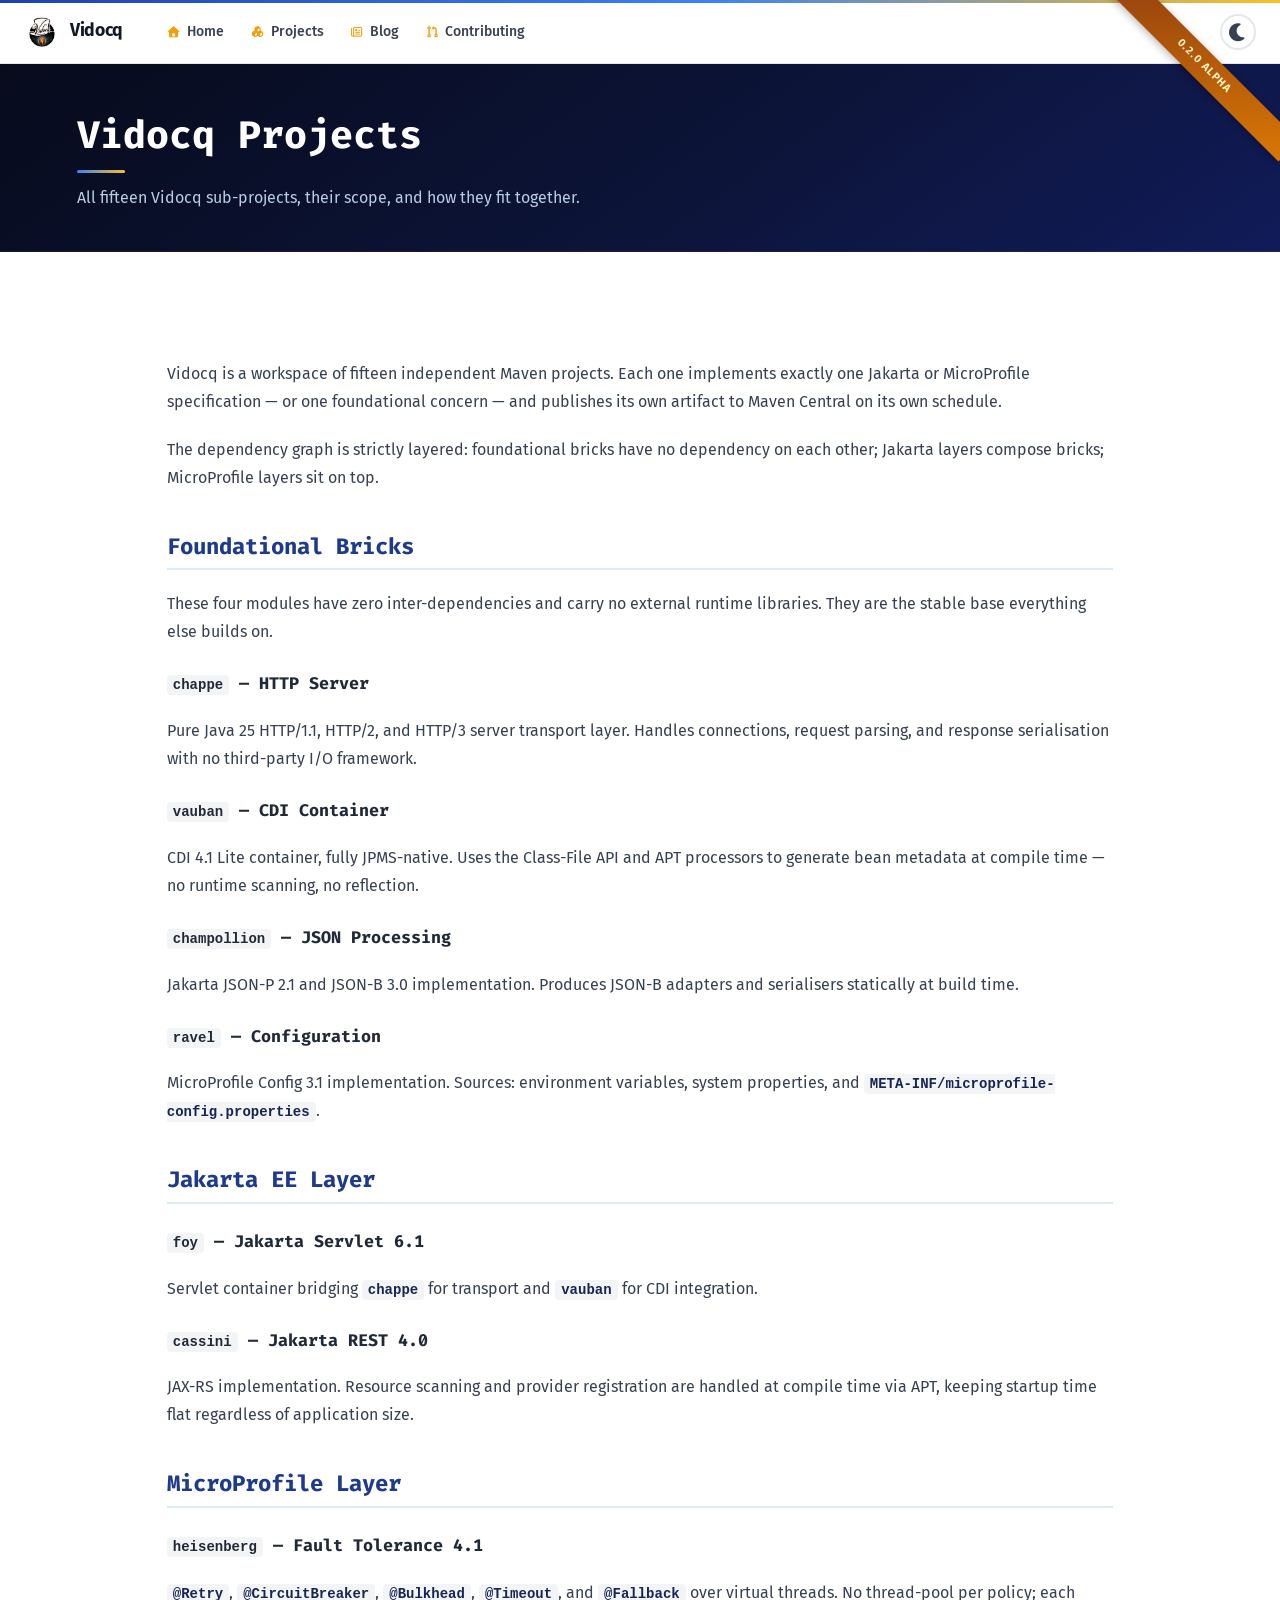
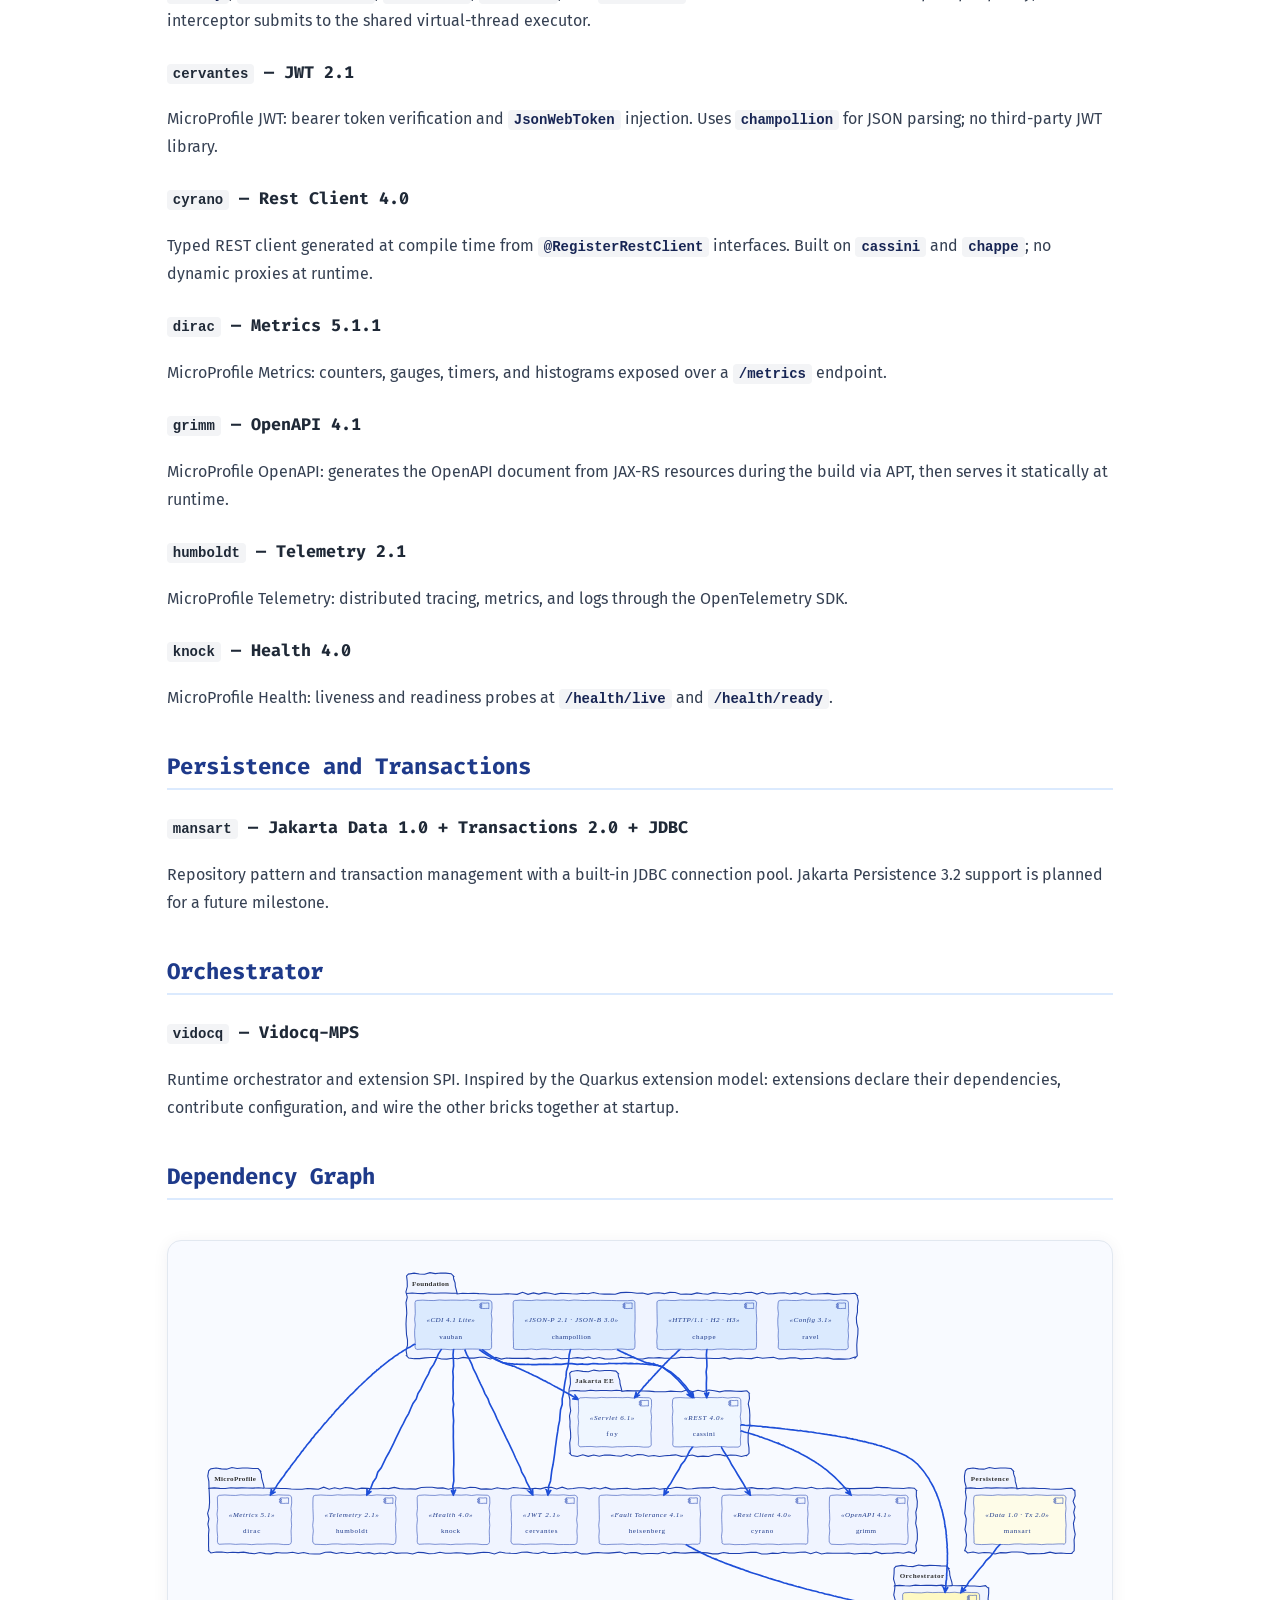
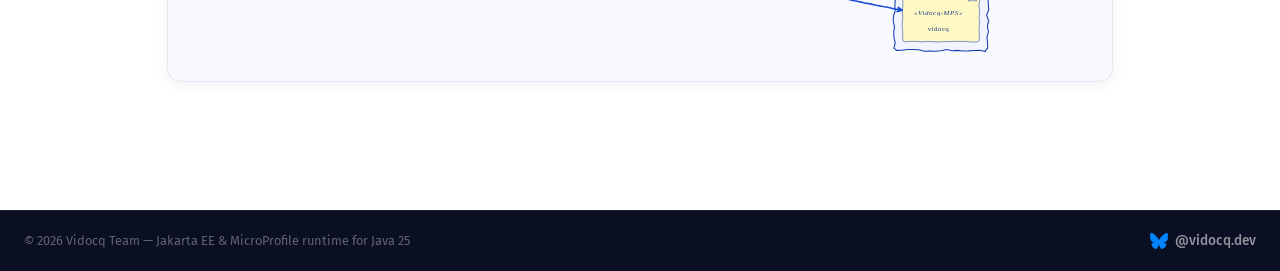
<file: projects/index.html>
<!DOCTYPE html>
<html lang="en">
<head>

<meta charset="utf-8">

<!-- Prevent flash of unstyled content for dark mode -->
<script>
  const savedTheme = localStorage.getItem('darkMode');
  const isDark = savedTheme !== null
    ? savedTheme === 'true'
    : window.matchMedia('(prefers-color-scheme: dark)').matches;
  if (isDark) {
    document.documentElement.classList.add('dark');
  }
</script>



  <!-- SEO TITLE -->
  
  <title>Vidocq Projects - Vidocq</title>
  <meta property="og:title" content="Vidocq Projects" />
  <meta name="twitter:title" content="Vidocq Projects">
  <meta property="og:site_name" content="Vidocq">
  <!-- SEO DESCRIPTION -->
  <meta name="description" content="All fifteen Vidocq sub-projects, their scope, and how they fit together.">
  <meta property="og:description" content="All fifteen Vidocq sub-projects, their scope, and how they fit together." />
  <meta name="twitter:description" content="All fifteen Vidocq sub-projects, their scope, and how they fit together.">
  <!-- SEO URL -->
  <link rel="canonical" href="https://vidocq.dev/projects/" />
  <meta property="og:url" content="https://vidocq.dev/projects/" />
  <meta name="twitter:url" content="https://vidocq.dev/projects/">

  <!-- SEO TYPE -->
  <meta property="og:type" content="website" />

  <!-- SEO IMAGE -->
  <meta name="twitter:card" content="summary">
  <!-- SEO LOCALE -->
  <meta property="og:locale" content="en" />
  <!-- SEO GENERATOR -->
  <meta name="generator" content="Quarkus Roq v2.1.3" />

<!-- Favicon -->

<base href="/projects/">
<meta http-equiv="X-UA-Compatible" content="IE=edge">
<meta name="viewport" content="width=device-width, initial-scale=1, maximum-scale=1">

<meta name="theme-color" content="#0f172a">
<meta name="msapplication-navbutton-color" content="#0f172a">
<meta name="apple-mobile-web-app-status-bar-style" content="#0f172a">


    <script type="module" src="/static/bundle/app-GY3US7BU.js"></script>
      <link rel="stylesheet" href="/static/bundle/app-MRKEC7L4.css" />

</head>
<body >



<div class="wrapper default">

<header class="site-header">
  <div class="site-header-inner">
    <a href="/" class="site-header-brand">
      <img src="/images/vidocq-logo.png" alt="Vidocq" class="site-header-logo-img"/>
      <span class="site-header-name">Vidocq</span>
    </a>
    <nav class="site-nav" role="navigation">
      <a href="/" class="site-nav-link">
        <i class="fa-solid fa-house"></i>
        <span>Home</span>
      </a>
      <a href="/projects/" class="site-nav-link">
        <i class="fa-solid fa-cubes"></i>
        <span>Projects</span>
      </a>
      <a href="/blog/" class="site-nav-link">
        <i class="fa-regular fa-newspaper"></i>
        <span>Blog</span>
      </a>
      <a href="/contributing/" class="site-nav-link">
        <i class="fa-solid fa-code-pull-request"></i>
        <span>Contributing</span>
      </a>
    </nav>
    <div class="site-header-end">
<!-- Dark Mode Toggle - Fixed top-right for all screen sizes -->
<button class="dark-mode-toggle" aria-label="Toggle dark mode">
  <i class="fas fa-moon"></i>
</button>
    </div>
  </div>
</header>

<div class="vid-alpha-ribbon" aria-hidden="true"></div>

<main class="main-content-wide">


<div class="vid-page-hero">
  <div class="vid-page-hero-inner">
    <h1 class="vid-page-hero-title">Vidocq Projects</h1>
    <p class="vid-page-hero-desc">All fifteen Vidocq sub-projects, their scope, and how they fit together.</p>
  </div>
</div>

<article class="page-content">
  <section class="content-main">
    <div class="asciidoc-prose vid-page-content">
<div id="preamble">
<div class="sectionbody">
<div class="paragraph">
<p>Vidocq is a workspace of fifteen independent Maven projects.
Each one implements exactly one Jakarta or MicroProfile specification — or one foundational concern — and
publishes its own artifact to Maven Central on its own schedule.</p>
</div>
<div class="paragraph">
<p>The dependency graph is strictly layered: foundational bricks have no dependency on each other;
Jakarta layers compose bricks; MicroProfile layers sit on top.</p>
</div>
</div>
</div>
<div class="sect1">
<h2 id="_foundational_bricks">Foundational Bricks</h2>
<div class="sectionbody">
<div class="paragraph">
<p>These four modules have zero inter-dependencies and carry no external runtime libraries.
They are the stable base everything else builds on.</p>
</div>
<div class="sect2">
<h3 id="_chappe_http_server"><code>chappe</code> — HTTP Server</h3>
<div class="paragraph">
<p>Pure Java 25 HTTP/1.1, HTTP/2, and HTTP/3 server transport layer.
Handles connections, request parsing, and response serialisation with no third-party I/O framework.</p>
</div>
</div>
<div class="sect2">
<h3 id="_vauban_cdi_container"><code>vauban</code> — CDI Container</h3>
<div class="paragraph">
<p>CDI 4.1 Lite container, fully JPMS-native.
Uses the Class-File API and APT processors to generate bean metadata at compile time —
no runtime scanning, no reflection.</p>
</div>
</div>
<div class="sect2">
<h3 id="_champollion_json_processing"><code>champollion</code> — JSON Processing</h3>
<div class="paragraph">
<p>Jakarta JSON-P 2.1 and JSON-B 3.0 implementation.
Produces JSON-B adapters and serialisers statically at build time.</p>
</div>
</div>
<div class="sect2">
<h3 id="_ravel_configuration"><code>ravel</code> — Configuration</h3>
<div class="paragraph">
<p>MicroProfile Config 3.1 implementation.
Sources: environment variables, system properties, and <code>META-INF/microprofile-config.properties</code>.</p>
</div>
</div>
</div>
</div>
<div class="sect1">
<h2 id="_jakarta_ee_layer">Jakarta EE Layer</h2>
<div class="sectionbody">
<div class="sect2">
<h3 id="_foy_jakarta_servlet_6_1"><code>foy</code> — Jakarta Servlet 6.1</h3>
<div class="paragraph">
<p>Servlet container bridging <code>chappe</code> for transport and <code>vauban</code> for CDI integration.</p>
</div>
</div>
<div class="sect2">
<h3 id="_cassini_jakarta_rest_4_0"><code>cassini</code> — Jakarta REST 4.0</h3>
<div class="paragraph">
<p>JAX-RS implementation.
Resource scanning and provider registration are handled at compile time via APT, keeping
startup time flat regardless of application size.</p>
</div>
</div>
</div>
</div>
<div class="sect1">
<h2 id="_microprofile_layer">MicroProfile Layer</h2>
<div class="sectionbody">
<div class="sect2">
<h3 id="_heisenberg_fault_tolerance_4_1"><code>heisenberg</code> — Fault Tolerance 4.1</h3>
<div class="paragraph">
<p><code>@Retry</code>, <code>@CircuitBreaker</code>, <code>@Bulkhead</code>, <code>@Timeout</code>, and <code>@Fallback</code> over virtual threads.
No thread-pool per policy; each interceptor submits to the shared virtual-thread executor.</p>
</div>
</div>
<div class="sect2">
<h3 id="_cervantes_jwt_2_1"><code>cervantes</code> — JWT 2.1</h3>
<div class="paragraph">
<p>MicroProfile JWT: bearer token verification and <code>JsonWebToken</code> injection.
Uses <code>champollion</code> for JSON parsing; no third-party JWT library.</p>
</div>
</div>
<div class="sect2">
<h3 id="_cyrano_rest_client_4_0"><code>cyrano</code> — Rest Client 4.0</h3>
<div class="paragraph">
<p>Typed REST client generated at compile time from <code>@RegisterRestClient</code> interfaces.
Built on <code>cassini</code> and <code>chappe</code>; no dynamic proxies at runtime.</p>
</div>
</div>
<div class="sect2">
<h3 id="_dirac_metrics_5_1_1"><code>dirac</code> — Metrics 5.1.1</h3>
<div class="paragraph">
<p>MicroProfile Metrics: counters, gauges, timers, and histograms exposed over a <code>/metrics</code> endpoint.</p>
</div>
</div>
<div class="sect2">
<h3 id="_grimm_openapi_4_1"><code>grimm</code> — OpenAPI 4.1</h3>
<div class="paragraph">
<p>MicroProfile OpenAPI: generates the OpenAPI document from JAX-RS resources during the build
via APT, then serves it statically at runtime.</p>
</div>
</div>
<div class="sect2">
<h3 id="_humboldt_telemetry_2_1"><code>humboldt</code> — Telemetry 2.1</h3>
<div class="paragraph">
<p>MicroProfile Telemetry: distributed tracing, metrics, and logs through the OpenTelemetry SDK.</p>
</div>
</div>
<div class="sect2">
<h3 id="_knock_health_4_0"><code>knock</code> — Health 4.0</h3>
<div class="paragraph">
<p>MicroProfile Health: liveness and readiness probes at <code>/health/live</code> and <code>/health/ready</code>.</p>
</div>
</div>
</div>
</div>
<div class="sect1">
<h2 id="_persistence_and_transactions">Persistence and Transactions</h2>
<div class="sectionbody">
<div class="sect2">
<h3 id="_mansart_jakarta_data_1_0_transactions_2_0_jdbc"><code>mansart</code> — Jakarta Data 1.0 + Transactions 2.0 + JDBC</h3>
<div class="paragraph">
<p>Repository pattern and transaction management with a built-in JDBC connection pool.
Jakarta Persistence 3.2 support is planned for a future milestone.</p>
</div>
</div>
</div>
</div>
<div class="sect1">
<h2 id="_orchestrator">Orchestrator</h2>
<div class="sectionbody">
<div class="sect2">
<h3 id="_vidocq_vidocq_mps"><code>vidocq</code> — Vidocq-MPS</h3>
<div class="paragraph">
<p>Runtime orchestrator and extension SPI.
Inspired by the Quarkus extension model: extensions declare their dependencies, contribute
configuration, and wire the other bricks together at startup.</p>
</div>
</div>
</div>
</div>
<div class="sect1">
<h2 id="_dependency_graph">Dependency Graph</h2>
<div class="sectionbody">
<div class="imageblock">
<div class="content">
<svg contentStyleType='text/css' preserveAspectRatio='none' version='1.1' viewBox='0 0 1687 750' xmlns:xlink='http://www.w3.org/1999/xlink' xmlns='http://www.w3.org/2000/svg' zoomAndPan='magnify' width="1687" height="750"><defs/><g><g id='cluster_Foundation'><path d='M400,16.6667 L400,17.2505 L410.1563,15.5158 L420.3125,17.2036 L430.4688,17.7769 L440.625,14.685 L450.7813,16.4508 L460.9375,15.482 L471.0938,15.6014 L481.25,16.6667 L485.4167,20.8333 L485.355,20.8199 L486.2495,27.3879 L488.8342,34.3243 L489.2215,40.7817 L491.0711,47.5578 L492.7083,54.2877 L492.7083,55.4876 L503.1535,54.0495 L513.5987,54.4773 L524.0439,54.199 L534.4892,54.7836 L544.9344,54.952 L555.3796,55.9146 L565.8248,56.1518 L576.27,56.1745 L586.7152,54.995 L597.1604,55.5755 L607.6056,56.2384 L618.0508,52.2844 L628.496,56.1725 L638.9412,53.4641 L649.3864,55.7705 L659.8316,52.9127 L670.2768,54.0974 L680.722,56.3477 L691.1672,54.1523 L701.6124,54.5802 L712.0576,55.2284 L722.5029,55.4439 L732.9481,54.2769 L743.3933,55.0855 L753.8385,52.6977 L764.2837,55.0777 L774.7289,55.8105 L785.1741,55.5225 L795.6193,55.9906 L806.0645,52.9458 L816.5097,52.4761 L826.9549,52.5616 L837.4001,54.1242 L847.8453,53.7418 L858.2905,56.1805 L868.7357,53.8025 L879.1809,53.3348 L889.6261,54.9218 L900.0713,52.4354 L910.5166,52.8457 L920.9618,56.0904 L931.407,55.4979 L941.8522,56.328 L952.2974,53.3938 L962.7426,55.1744 L973.1878,55.9278 L983.633,52.9755 L994.0782,54.0214 L1004.5234,54.6377 L1014.9686,56.0982 L1025.4138,54.2761 L1035.859,55.5726 L1046.3042,52.7494 L1056.7494,52.4065 L1067.1946,55.6866 L1077.6398,52.2962 L1088.085,55.7015 L1098.5303,54.8617 L1108.9755,53.5435 L1119.4207,53.305 L1129.8659,55.5621 L1140.3111,53.4562 L1150.7563,55.9318 L1161.2015,52.7523 L1171.6467,56.0028 L1182.0919,55.633 L1192.5371,54.9682 L1202.9823,54.4189 L1213.4275,56.3061 L1223.8727,55.9921 L1234.3179,54.7579 L1244.7631,55.0327 L1255.2083,54.2877 L1259.375,58.4544 L1259.0132,58.4544 L1261.3651,68.9765 L1259.8052,79.4987 L1259.8544,90.0208 L1257.6851,100.5429 L1258.2494,111.0651 L1260.8493,121.5872 L1260.5688,132.1094 L1259.2557,142.6315 L1258.4801,153.1536 L1258.7669,163.6758 L1259.375,174.1979 L1255.2083,178.3646 L1255.2083,176.4585 L1244.779,179.5166 L1234.3496,180.4189 L1223.9202,179.8268 L1213.4909,180.2949 L1203.0615,177.9848 L1192.6321,178.6069 L1182.2027,177.2879 L1171.7734,179.1536 L1161.344,179.05 L1150.9146,179.899 L1140.4853,177.7266 L1130.0559,177.9912 L1119.6265,179.5964 L1109.1972,179.9405 L1098.7678,176.9409 L1088.3384,177.826 L1077.909,178.7792 L1067.4797,176.6678 L1057.0503,179.3462 L1046.6209,179.0812 L1036.1916,178.0847 L1025.7622,178.7597 L1015.3328,180.3887 L1004.9035,177.4955 L994.4741,179.2395 L984.0447,179.158 L973.6153,178.6862 L963.186,178.756 L952.7566,178.6798 L942.3272,176.6308 L931.8979,177.2512 L921.4685,177.0825 L911.0391,178.5419 L900.6098,178.6094 L890.1804,178.8139 L879.751,177.5563 L869.3216,178.177 L858.8923,178.0307 L848.4629,179.967 L838.0335,179.5495 L827.6042,177.0159 L817.1748,178.162 L806.7454,176.7612 L796.3161,179.1656 L785.8867,180.0548 L775.4573,179.8773 L765.0279,177.1547 L754.5986,179.6534 L744.1692,176.3012 L733.7398,178.9206 L723.3105,177.5332 L712.8811,178.6333 L702.4517,179.0322 L692.0224,179.676 L681.593,176.3648 L671.1636,179.6853 L660.7342,178.8595 L650.3049,179.3516 L639.8755,180.4418 L629.4461,178.3798 L619.0168,178.8514 L608.5874,178.9575 L598.158,178.9125 L587.7287,178.3623 L577.2993,180.3388 L566.8699,176.6709 L556.4405,179.9348 L546.0112,176.6312 L535.5818,176.8637 L525.1524,178.4757 L514.7231,178.4431 L504.2937,176.9956 L493.8643,179.5138 L483.435,178.667 L473.0056,180.3831 L462.5762,180.2177 L452.1468,177.1194 L441.7175,177.2592 L431.2881,178.0058 L420.8587,179.3522 L410.4294,179.484 L400,178.3646 L395.8333,174.1979 L396.6699,174.1979 L394.8835,163.9736 L397.601,153.7493 L397.5939,143.525 L395.702,133.3007 L395.1693,123.0764 L394.7184,112.8521 L395.2373,102.6278 L396.215,92.4035 L395.6434,82.1792 L394.6728,71.9549 L397.1872,61.7306 L394.5585,51.5063 L397.2288,41.2819 L397.0201,31.0576 L395.8333,20.8333 L400,16.6667 ' fill='#F0F4FF' style='stroke:#1E40AF;stroke-width:2.0833333333333335;'/><path d='M395.8333,54.2877 L395.8333,54.5796 L406.5972,53.7123 L417.3611,54.5562 L428.125,54.8428 L438.8889,53.2969 L449.6528,54.1798 L460.4167,53.6954 L471.1806,53.7551 L481.9444,54.1931 L492.7083,54.2877 ' fill='#F0F4FF' style='stroke:#1E40AF;stroke-width:2.0833333333333335;'/><text fill='#333333' font-family='Comic Sans MS' font-size='13.5417' font-weight='bold' lengthAdjust='spacing' textLength='70.8333' x='406.25' y='39.9236'>Foundation</text></g><g id='cluster_Jakarta EE'><path d='M712.5,203.3646 L712.5,203.9484 L723.0469,202.2137 L733.5938,203.9015 L744.1406,204.4748 L754.6875,201.3829 L765.2344,203.1487 L775.7813,202.1799 L786.3281,202.2993 L796.875,203.3646 L801.0417,207.5312 L800.98,207.5178 L801.8745,214.0858 L804.4592,221.0222 L804.8465,227.4796 L806.6961,234.2558 L808.3333,240.9856 L808.3333,242.1855 L818.75,240.7474 L829.1667,241.1752 L839.5833,240.8969 L850,241.4815 L860.4167,241.6499 L870.8333,242.6126 L881.25,242.8497 L891.6667,242.8725 L902.0833,241.6929 L912.5,242.2734 L922.9167,242.9363 L933.3333,238.9823 L943.75,242.8704 L954.1667,240.162 L964.5833,242.4684 L975,239.6106 L985.4167,240.7954 L995.8333,243.0457 L1006.25,240.8503 L1016.6667,241.2781 L1027.0833,241.9263 L1037.5,242.1418 L1047.9167,240.9856 L1052.0833,245.1523 L1052.0725,245.1523 L1052.8811,255.6754 L1050.4933,266.1985 L1052.8733,276.7216 L1053.6061,287.2446 L1053.3181,297.7677 L1053.7862,308.2908 L1050.7414,318.8139 L1050.2717,329.337 L1050.3572,339.8601 L1051.9198,350.3832 L1052.0833,360.9063 L1047.9167,365.0729 L1047.9167,364.527 L1037.4349,366.9657 L1026.9531,364.5877 L1016.4714,364.12 L1005.9896,365.707 L995.5078,363.2206 L985.026,363.6309 L974.5443,366.8756 L964.0625,366.2831 L953.5807,367.1132 L943.099,364.179 L932.6172,365.9596 L922.1354,366.713 L911.6536,363.7607 L901.1719,364.8066 L890.6901,365.4229 L880.2083,366.8834 L869.7266,365.0613 L859.2448,366.3578 L848.763,363.5346 L838.2813,363.1916 L827.7995,366.4718 L817.3177,363.0814 L806.8359,366.4867 L796.3542,365.6469 L785.8724,364.3287 L775.3906,364.0902 L764.9089,366.3472 L754.4271,364.2414 L743.9453,366.717 L733.4635,363.5375 L722.9818,366.788 L712.5,365.0729 L708.3333,360.9063 L709.6786,360.9063 L709.0138,350.6813 L708.4645,340.4563 L710.3517,330.2312 L710.0377,320.0062 L708.8035,309.7813 L709.0783,299.5563 L707.9715,289.3312 L710.3235,279.1063 L708.7635,268.8812 L708.8127,258.6562 L706.6435,248.4312 L707.2077,238.2062 L709.8076,227.9812 L709.5271,217.7562 L708.3333,207.5312 L712.5,203.3646 ' fill='#F0F4FF' style='stroke:#1E40AF;stroke-width:2.0833333333333335;'/><path d='M708.3333,240.9856 L708.3333,241.2776 L718.3333,240.4102 L728.3333,241.2541 L738.3333,241.5407 L748.3333,239.9948 L758.3333,240.8777 L768.3333,240.3933 L778.3333,240.453 L788.3333,240.891 L798.3333,240.0254 L808.3333,240.9856 ' fill='#F0F4FF' style='stroke:#1E40AF;stroke-width:2.0833333333333335;'/><text fill='#333333' font-family='Comic Sans MS' font-size='13.5417' font-weight='bold' lengthAdjust='spacing' textLength='73.9583' x='718.75' y='226.6215'>Jakarta EE</text></g><g id='cluster_MicroProfile'><path d='M20.8333,390.0729 L20.8333,390.6568 L30.9028,388.922 L40.9722,390.6098 L51.0417,391.1831 L61.1111,388.0913 L71.1806,389.857 L81.25,388.8882 L91.3194,389.0076 L101.3889,389.8836 L111.4583,390.0729 L115.625,394.2396 L114.9995,394.1033 L117.5842,401.0396 L117.9715,407.4971 L119.8211,414.2732 L121.8491,421.0883 L122.9167,427.694 L122.9167,427.4557 L133.2986,427.8835 L143.6806,427.6052 L154.0625,428.1899 L164.4444,428.3582 L174.8264,429.3209 L185.2083,429.558 L195.5903,429.5808 L205.9722,428.4013 L216.3542,428.9817 L226.7361,429.6446 L237.1181,425.6907 L247.5,429.5787 L257.8819,426.8703 L268.2639,429.1768 L278.6458,426.3189 L289.0278,427.5037 L299.4097,429.754 L309.7917,427.5586 L320.1736,427.9865 L330.5556,428.6346 L340.9375,428.8502 L351.3194,427.6831 L361.7014,428.4918 L372.0833,426.1039 L382.4653,428.4839 L392.8472,429.2167 L403.2292,428.9288 L413.6111,429.3968 L423.9931,426.3521 L434.375,425.8823 L444.7569,425.9679 L455.1389,427.5304 L465.5208,427.1481 L475.9028,429.5868 L486.2847,427.2088 L496.6667,426.741 L507.0486,428.328 L517.4306,425.8416 L527.8125,426.252 L538.1944,429.4966 L548.5764,428.9042 L558.9583,429.7342 L569.3403,426.8001 L579.7222,428.5806 L590.1042,429.334 L600.4861,426.3817 L610.8681,427.4277 L621.25,428.0439 L631.6319,429.5044 L642.0139,427.6823 L652.3958,428.9789 L662.7778,426.1557 L673.1597,425.8127 L683.5417,429.0929 L693.9236,425.7025 L704.3056,429.1078 L714.6875,428.2679 L725.0694,426.9498 L735.4514,426.7113 L745.8333,428.9683 L756.2153,426.8625 L766.5972,429.338 L776.9792,426.1586 L787.3611,429.409 L797.7431,429.0393 L808.125,428.3744 L818.5069,427.8251 L828.8889,429.7123 L839.2708,429.3984 L849.6528,428.1641 L860.0347,428.4389 L870.4167,427.3321 L880.7986,429.6841 L891.1806,428.1242 L901.5625,428.1733 L911.9444,426.0041 L922.3264,426.5684 L932.7083,429.1683 L943.0903,428.8878 L953.4722,427.5747 L963.8542,426.7991 L974.2361,427.0858 L984.6181,425.7879 L995,428.846 L1005.3819,429.7483 L1015.7639,429.1562 L1026.1458,429.6243 L1036.5278,427.3142 L1046.9097,427.9362 L1057.2917,426.6173 L1067.6736,428.483 L1078.0556,428.3794 L1088.4375,429.2284 L1098.8194,427.056 L1109.2014,427.3206 L1119.5833,428.9258 L1129.9653,429.2699 L1140.3472,426.2703 L1150.7292,427.1554 L1161.1111,428.1086 L1171.4931,425.9972 L1181.875,428.6756 L1192.2569,428.4106 L1202.6389,427.4141 L1213.0208,428.0891 L1223.4028,429.7181 L1233.7847,426.8249 L1244.1667,428.5689 L1254.5486,428.4874 L1264.9306,428.0155 L1275.3125,428.0854 L1285.6944,428.0092 L1296.0764,425.9602 L1306.4583,426.5806 L1316.8403,426.4119 L1327.2222,427.8713 L1337.6042,427.9388 L1347.9861,428.1433 L1358.3681,426.8857 L1368.75,427.694 L1372.9167,431.8606 L1372.7291,431.8606 L1372.5827,442.3828 L1374.519,452.9049 L1374.1016,463.4271 L1371.568,473.9492 L1372.7141,484.4713 L1371.3132,494.9935 L1373.7177,505.5156 L1374.6069,516.0377 L1374.4293,526.5599 L1371.7068,537.082 L1372.9167,547.6042 L1368.75,551.7708 L1368.75,553.0596 L1358.301,549.7075 L1347.8521,552.3268 L1337.4031,550.9394 L1326.9541,552.0395 L1316.5052,552.4384 L1306.0562,553.0822 L1295.6072,549.7711 L1285.1583,553.0916 L1274.7093,552.2658 L1264.2603,552.7579 L1253.8114,553.8481 L1243.3624,551.7861 L1232.9134,552.2577 L1222.4645,552.3637 L1212.0155,552.3187 L1201.5665,551.7686 L1191.1176,553.745 L1180.6686,550.0771 L1170.2196,553.3411 L1159.7707,550.0375 L1149.3217,550.27 L1138.8727,551.882 L1128.4238,551.8494 L1117.9748,550.4019 L1107.5258,552.92 L1097.0769,552.0732 L1086.6279,553.7893 L1076.1789,553.6239 L1065.73,550.5257 L1055.281,550.6655 L1044.832,551.412 L1034.3831,552.7584 L1023.9341,552.8902 L1013.4851,552.6074 L1003.0362,550.821 L992.5872,553.5385 L982.1382,553.5314 L971.6893,551.6395 L961.2403,551.1068 L950.7913,550.6559 L940.3424,551.1748 L929.8934,552.1525 L919.4444,551.5809 L908.9955,550.6103 L898.5465,553.1247 L888.0975,550.496 L877.6486,553.1663 L867.1996,552.9576 L856.7506,552.8038 L846.3017,553.6944 L835.8527,551.0878 L825.4037,550.9357 L814.9548,553.2122 L804.5058,550.1128 L794.0568,551.1208 L783.6079,552.0916 L773.1589,551.9616 L762.7099,550.7751 L752.261,551.6515 L741.812,553.8391 L731.363,553.5722 L720.9141,550.1145 L710.4651,551.9889 L700.0161,550.3433 L689.5672,551.6977 L679.1182,552.5847 L668.6693,552.9371 L658.2203,549.9244 L647.7713,552.8834 L637.3224,551.7942 L626.8734,550.2282 L616.4244,550.4624 L605.9755,552.6781 L595.5265,552.4649 L585.0775,551.7251 L574.6286,549.9039 L564.1796,553.599 L553.7306,550.9046 L543.2817,550.304 L532.8327,551.5838 L522.3837,553.4089 L511.9348,553.4803 L501.4858,551.8684 L491.0368,551.3509 L480.5879,552.2425 L470.1389,552.2881 L459.6899,550.3603 L449.241,552.9207 L438.792,553.3231 L428.343,551.1715 L417.8941,550.5786 L407.4451,553.6448 L396.9961,551.8292 L386.5472,551.7704 L376.0982,552.6015 L365.6492,549.9772 L355.2003,553.243 L344.7513,551.7279 L334.3023,553.6286 L323.8534,551.1712 L313.4044,552.9069 L302.9554,550.5375 L292.5065,552.4514 L282.0575,552.8244 L271.6085,550.8615 L261.1596,552.7792 L250.7106,550.1835 L240.2616,550.4639 L229.8127,553.6676 L219.3637,553.6719 L208.9147,553.35 L198.4658,550.7698 L188.0168,552.8381 L177.5678,550.4596 L167.1189,551.9324 L156.6699,551.7674 L146.2209,551.0419 L135.772,553.4817 L125.323,553.0022 L114.874,550.8798 L104.4251,553.2337 L93.9761,552.026 L83.5271,550.1498 L73.0782,551.1227 L62.6292,550.3117 L52.1802,551.3845 L41.7313,550.0237 L31.2823,550.1037 L20.8333,551.7708 L16.6667,547.6042 L16.862,547.6042 L16.3322,537.3799 L16.504,527.1556 L16.2689,516.9313 L17.1315,506.7069 L15.1248,496.4826 L17.1113,486.2583 L14.6024,476.034 L17.4889,465.8097 L18.3132,455.5854 L18.1169,445.3611 L17.6703,435.1368 L17.2006,424.9125 L16.9603,414.6882 L14.8888,404.4639 L16.6667,394.2396 L20.8333,390.0729 ' fill='#F0F4FF' style='stroke:#1E40AF;stroke-width:2.0833333333333335;'/><path d='M16.6667,427.694 L16.6667,427.9859 L27.2917,427.1185 L37.9167,427.9624 L48.5417,428.2491 L59.1667,426.7031 L69.7917,427.586 L80.4167,427.1016 L91.0417,427.1613 L101.6667,427.5993 L112.2917,426.7337 L122.9167,427.694 ' fill='#F0F4FF' style='stroke:#1E40AF;stroke-width:2.0833333333333335;'/><text fill='#333333' font-family='Comic Sans MS' font-size='13.5417' font-weight='bold' lengthAdjust='spacing' textLength='80.2083' x='27.0833' y='413.3299'>MicroProfile</text></g><g id='cluster_Persistence'><path d='M1470.8333,390.0729 L1470.8333,390.6568 L1481.25,388.922 L1491.6667,390.6098 L1502.0833,391.1831 L1512.5,388.0913 L1522.9167,389.857 L1533.3333,388.8882 L1543.75,389.0076 L1554.1667,390.0729 L1558.3333,394.2396 L1558.2717,394.2261 L1559.1662,400.7941 L1561.7509,407.7305 L1562.1381,414.1879 L1563.9877,420.9641 L1565.625,427.694 L1565.625,428.8938 L1576.1458,427.4557 L1586.6667,427.8835 L1597.1875,427.6052 L1607.7083,428.1899 L1618.2292,428.3582 L1628.75,429.3209 L1639.2708,429.558 L1649.7917,429.5808 L1660.3125,428.4013 L1670.8333,427.694 L1675,431.8606 L1676.2877,431.8606 L1676.9506,442.3828 L1672.9967,452.9049 L1676.8848,463.4271 L1674.1764,473.9492 L1676.4828,484.4713 L1673.6249,494.9935 L1674.8097,505.5156 L1677.06,516.0377 L1674.8646,526.5599 L1675.2925,537.082 L1675,547.6042 L1670.8333,551.7708 L1670.8333,552.7115 L1660.307,552.927 L1649.7807,551.76 L1639.2544,552.5686 L1628.7281,550.1808 L1618.2018,552.5608 L1607.6754,553.2936 L1597.1491,553.0056 L1586.6228,553.4737 L1576.0965,550.4289 L1565.5702,549.9592 L1555.0439,550.0447 L1544.5175,551.6073 L1533.9912,551.2249 L1523.4649,553.6636 L1512.9386,551.2856 L1502.4123,550.8179 L1491.886,552.4049 L1481.3596,549.9185 L1470.8333,551.7708 L1466.6667,547.6042 L1465.2247,547.6042 L1468.4693,537.3799 L1467.8769,527.1556 L1468.7069,516.9313 L1465.7728,506.7069 L1467.5533,496.4826 L1468.3067,486.2583 L1465.3544,476.034 L1466.4004,465.8097 L1467.0166,455.5854 L1468.4771,445.3611 L1466.655,435.1368 L1467.9516,424.9125 L1465.1284,414.6882 L1464.7854,404.4639 L1466.6667,394.2396 L1470.8333,390.0729 ' fill='#F0F4FF' style='stroke:#1E40AF;stroke-width:2.0833333333333335;'/><path d='M1466.6667,427.694 L1466.6667,427.9859 L1476.5625,427.1185 L1486.4583,427.9624 L1496.3542,428.2491 L1506.25,426.7031 L1516.1458,427.586 L1526.0417,427.1016 L1535.9375,427.1613 L1545.8333,427.5993 L1555.7292,426.7337 L1565.625,427.694 ' fill='#F0F4FF' style='stroke:#1E40AF;stroke-width:2.0833333333333335;'/><text fill='#333333' font-family='Comic Sans MS' font-size='13.5417' font-weight='bold' lengthAdjust='spacing' textLength='72.9167' x='1477.0833' y='413.3299'>Persistence</text></g><g id='cluster_Orchestrator'><path d='M1334.375,576.7708 L1334.375,577.3547 L1345.0231,575.6199 L1355.6713,577.3077 L1366.3194,577.8811 L1376.9676,574.7892 L1387.6157,576.555 L1398.2639,575.5861 L1408.912,575.7056 L1419.5602,576.5815 L1430.2083,576.7708 L1434.375,580.9375 L1433.7495,580.8012 L1436.3342,587.7375 L1436.7215,594.195 L1438.5711,600.9711 L1440.5991,607.7862 L1441.6667,614.3919 L1441.6667,614.1536 L1452.2569,614.5814 L1462.8472,614.3031 L1473.4375,614.8878 L1484.0278,615.0561 L1494.6181,616.0188 L1505.2083,614.3919 L1509.375,618.5586 L1511.239,618.5586 L1511.2618,629.0807 L1510.0823,639.6028 L1510.6627,650.125 L1511.3256,660.6471 L1507.3717,671.1692 L1511.2598,681.6914 L1508.5514,692.2135 L1510.8578,702.7357 L1507.9999,713.2578 L1509.1847,723.7799 L1509.375,734.3021 L1505.2083,738.4688 L1505.2083,740.5288 L1494.5313,738.3334 L1483.8542,738.7613 L1473.1771,739.4094 L1462.5,739.6249 L1451.8229,738.4579 L1441.1458,739.2666 L1430.4688,736.8787 L1419.7917,739.2587 L1409.1146,739.9915 L1398.4375,739.7036 L1387.7604,740.1716 L1377.0833,737.1269 L1366.4063,736.6571 L1355.7292,736.7426 L1345.0521,738.3052 L1334.375,738.4688 L1330.2083,734.3021 L1329.6624,734.3021 L1332.1011,724.0778 L1329.7231,713.8535 L1329.2554,703.6292 L1330.8424,693.4049 L1328.356,683.1806 L1328.7663,672.9563 L1332.011,662.7319 L1331.4185,652.5076 L1332.2486,642.2833 L1329.3145,632.059 L1331.095,621.8347 L1331.8484,611.6104 L1328.8961,601.3861 L1329.9421,591.1618 L1330.2083,580.9375 L1334.375,576.7708 ' fill='#F0F4FF' style='stroke:#1E40AF;stroke-width:2.0833333333333335;'/><path d='M1330.2083,614.3919 L1330.2083,614.6838 L1340.3409,613.8164 L1350.4735,614.6603 L1360.6061,614.947 L1370.7386,613.4011 L1380.8712,614.284 L1391.0038,613.7995 L1401.1364,613.8592 L1411.2689,614.2972 L1421.4015,613.4317 L1431.5341,615.1608 L1441.6667,614.3919 ' fill='#F0F4FF' style='stroke:#1E40AF;stroke-width:2.0833333333333335;'/><text fill='#333333' font-family='Comic Sans MS' font-size='13.5417' font-weight='bold' lengthAdjust='spacing' textLength='85.4167' x='1340.625' y='600.0278'>Orchestrator</text></g><g id='elem_chappe'><polygon fill='#DBEAFE' points='879.6875,67.7083,879.6875,67.9273,889.8148,67.2767,899.9421,67.9097,910.0694,68.1247,920.1968,66.9652,930.3241,67.6274,940.4514,67.2641,950.5787,67.3089,960.706,67.6373,970.8333,66.9882,980.9606,68.285,991.088,67.0518,1001.2153,67.5023,1011.3426,68.1583,1021.4699,67.619,1031.5972,67.7794,1041.7245,67.6751,1051.8519,67.8943,1061.9792,67.7083,1062.0109,67.785,1062.6462,68.1403,1063.2468,68.4118,1063.8372,68.6585,1064.37,68.7663,1064.9254,68.9287,1065.0742,68.9903,1065.3948,69.6113,1065.1823,70.0114,1065.8753,70.7866,1065.8066,71.2463,1066.1458,71.875,1066.7019,71.875,1065.6302,82.5823,1066.0745,93.2897,1066.9183,103.997,1066.0951,114.7044,1066.2555,125.4117,1066.4986,136.1191,1066.5794,146.8264,1066.1458,157.5338,1066.1446,157.5333,1065.9939,158.1612,1065.4741,158.6362,1065.5048,159.3393,1065.3454,159.9636,1064.9254,160.4801,1064.9845,160.6227,1064.4176,160.9208,1063.6827,160.8132,1063.071,161.0031,1062.4859,161.257,1061.9792,161.7004,1061.9792,161.6391,1051.8519,161.4957,1041.7245,162.4102,1031.5972,161.5185,1021.4699,161.3431,1011.3426,161.9382,1001.2153,161.0058,991.088,161.1597,980.9606,162.3764,970.8333,162.1543,960.706,162.4655,950.5787,161.3652,940.4514,162.0329,930.3241,162.3155,920.1968,161.2083,910.0694,161.6006,899.9421,161.8317,889.8148,162.3794,879.6875,161.7004,879.6869,161.6991,879.1597,161.6047,878.4354,161.0346,877.8297,160.7509,877.3974,160.8857,876.7412,160.4801,876.5112,160.3848,876.6604,159.9584,876.3194,159.329,875.923,158.6767,875.6514,158.076,875.5208,157.5338,875.9987,157.5338,875.209,146.8264,876.1374,136.1191,874.9451,125.4117,876.164,114.7044,876.0253,103.997,875.776,93.2897,875.57,82.5823,875.5208,71.875,875.7539,71.9715,875.9617,71.3673,876.0633,70.719,876.3391,70.1429,876.4554,69.5007,876.7412,68.9287,876.8364,69.1586,877.3511,68.7343,877.9427,68.4959,878.4282,68.0013,879.0444,67.8224,879.6875,67.7083' style='stroke:#1E40AF;stroke-width:1.0416666666666667;'/><polygon fill='#DBEAFE' points='1045.3125,72.9167,1045.3125,72.9896,1048.4375,72.7728,1051.5625,72.9838,1054.6875,73.0554,1057.8125,72.669,1060.9375,72.9167,1060.9105,72.9167,1060.7894,75,1060.8043,77.0833,1060.9138,79.1667,1060.6974,81.25,1060.9375,83.3333,1060.9375,83.5256,1057.8125,83.1145,1054.6875,83.2647,1051.5625,83.4833,1048.4375,83.3035,1045.3125,83.3333,1045.3362,83.3333,1045.3014,81.25,1045.3745,79.1667,1045.3955,77.0833,1045.5159,75,1045.3125,72.9167' style='stroke:#1E40AF;stroke-width:1.0416666666666667;'/><polygon fill='#DBEAFE' points='1043.2292,75,1043.2292,75.073,1044.0625,74.8561,1044.8958,75.0671,1045.7292,75.1388,1046.5625,74.7523,1047.3958,75,1047.3688,75,1047.2477,75.4167,1047.2627,75.8333,1047.3722,76.25,1047.1558,76.6667,1047.3958,77.0833,1047.3958,77.2756,1046.5625,76.8645,1045.7292,77.0147,1044.8958,77.2333,1044.0625,77.0535,1043.2292,77.0833,1043.2529,77.0833,1043.2181,76.6667,1043.2912,76.25,1043.3122,75.8333,1043.4325,75.4167,1043.2292,75' style='stroke:#1E40AF;stroke-width:1.0416666666666667;'/><polygon fill='#DBEAFE' points='1043.2292,79.1667,1043.2292,79.2396,1044.0625,79.0228,1044.8958,79.2338,1045.7292,79.3054,1046.5625,78.919,1047.3958,79.1667,1047.3688,79.1667,1047.2477,79.5833,1047.2627,80,1047.3722,80.4167,1047.1558,80.8333,1047.3958,81.25,1047.3958,81.4422,1046.5625,81.0312,1045.7292,81.1813,1044.8958,81.4,1044.0625,81.2202,1043.2292,81.25,1043.2529,81.25,1043.2181,80.8333,1043.2912,80.4167,1043.3122,80,1043.4325,79.5833,1043.2292,79.1667' style='stroke:#1E40AF;stroke-width:1.0416666666666667;'/><text fill='#1E3A8A' font-family='Comic Sans MS' font-size='13.5417' font-style='italic' lengthAdjust='spacing' textLength='136.4583' x='897.3958' y='109.7153'>&#171;HTTP/1.1 &#183; H2 &#183; H3&#187;</text><text fill='#1E3A8A' font-family='Comic Sans MS' font-size='13.5417' lengthAdjust='spacing' textLength='44.7917' x='943.2292' y='141.0863'>chappe</text></g><g id='elem_vauban'><polygon fill='#DBEAFE' points='416.1458,67.7083,416.1458,67.9273,426.8029,67.2767,437.4599,67.9097,448.117,68.1247,458.774,66.9652,469.4311,67.6274,480.0881,67.2641,490.7452,67.3089,501.4022,67.6373,512.0593,66.9882,522.7163,68.285,533.3734,67.0518,544.0304,67.5023,554.6875,67.7083,554.7449,67.8469,555.2654,67.9249,555.8751,68.2184,556.451,68.4303,557.0682,68.7419,557.6338,68.9287,557.7105,68.9605,558.0657,69.5958,558.3372,70.1964,558.5839,70.7867,558.6918,71.3196,558.8542,71.875,559.3371,71.875,559.5857,82.5823,558.1029,93.2897,559.5609,103.997,558.5453,114.7044,559.4102,125.4117,558.3385,136.1191,558.7828,146.8264,558.8542,157.5338,559.0921,157.6323,558.5945,158.1166,558.3998,158.7263,558.2306,159.3465,558.0114,159.9461,557.6338,160.4801,557.6333,160.4788,557.0827,160.8163,556.3792,160.7846,555.9038,161.3035,555.3496,161.6322,554.6875,161.7004,554.6875,162.1635,544.0304,162.339,533.3734,161.1972,522.7163,161.0211,512.0593,161.0531,501.4022,161.6391,490.7452,161.4957,480.0881,162.4102,469.4311,161.5185,458.774,161.3431,448.117,161.9382,437.4599,161.0058,426.8029,161.1597,416.1458,161.7004,416.2321,161.9086,415.6145,161.5961,415.0649,161.4479,414.3353,160.865,413.8312,160.8265,413.1996,160.4801,413.389,160.5585,412.8039,159.828,412.6806,159.2888,412.5077,158.729,412.4323,158.2096,411.9792,157.5338,411.9748,157.5338,412.461,146.8264,411.4023,136.1191,411.2737,125.4117,412.5038,114.7044,411.2324,103.997,412.5093,93.2897,412.1944,82.5823,411.9792,71.875,411.8932,71.8394,412.1098,71.2387,412.6145,70.7574,412.6154,70.0675,413.1453,69.5966,413.1996,68.9287,413.1261,68.7514,413.8709,68.8827,414.4424,68.5959,414.9999,68.2751,415.5629,67.9676,416.1458,67.7083' style='stroke:#1E40AF;stroke-width:1.0416666666666667;'/><polygon fill='#DBEAFE' points='538.0208,72.9167,538.0208,72.9896,541.1458,72.7728,544.2708,72.9838,547.3958,73.0554,550.5208,72.669,553.6458,72.9167,553.6188,72.9167,553.4977,75,553.5127,77.0833,553.6222,79.1667,553.4058,81.25,553.6458,83.3333,553.6458,83.5256,550.5208,83.1145,547.3958,83.2647,544.2708,83.4833,541.1458,83.3035,538.0208,83.3333,538.0445,83.3333,538.0097,81.25,538.0828,79.1667,538.1039,77.0833,538.2242,75,538.0208,72.9167' style='stroke:#1E40AF;stroke-width:1.0416666666666667;'/><polygon fill='#DBEAFE' points='535.9375,75,535.9375,75.073,536.7708,74.8561,537.6042,75.0671,538.4375,75.1388,539.2708,74.7523,540.1042,75,540.0772,75,539.9561,75.4167,539.971,75.8333,540.0805,76.25,539.8641,76.6667,540.1042,77.0833,540.1042,77.2756,539.2708,76.8645,538.4375,77.0147,537.6042,77.2333,536.7708,77.0535,535.9375,77.0833,535.9612,77.0833,535.9264,76.6667,535.9995,76.25,536.0205,75.8333,536.1409,75.4167,535.9375,75' style='stroke:#1E40AF;stroke-width:1.0416666666666667;'/><polygon fill='#DBEAFE' points='535.9375,79.1667,535.9375,79.2396,536.7708,79.0228,537.6042,79.2338,538.4375,79.3054,539.2708,78.919,540.1042,79.1667,540.0772,79.1667,539.9561,79.5833,539.971,80,540.0805,80.4167,539.8641,80.8333,540.1042,81.25,540.1042,81.4422,539.2708,81.0312,538.4375,81.1813,537.6042,81.4,536.7708,81.2202,535.9375,81.25,535.9612,81.25,535.9264,80.8333,535.9995,80.4167,536.0205,80,536.1409,79.5833,535.9375,79.1667' style='stroke:#1E40AF;stroke-width:1.0416666666666667;'/><text fill='#1E3A8A' font-family='Comic Sans MS' font-size='13.5417' font-style='italic' lengthAdjust='spacing' textLength='92.7083' x='433.8542' y='109.7153'>&#171;CDI 4.1 Lite&#187;</text><text fill='#1E3A8A' font-family='Comic Sans MS' font-size='13.5417' lengthAdjust='spacing' textLength='43.75' x='458.3333' y='141.0863'>vauban</text></g><g id='elem_champollion'><polygon fill='#DBEAFE' points='604.1667,67.7083,604.1667,67.9273,614.3939,67.2767,624.6212,67.9097,634.8485,68.1247,645.0758,66.9652,655.303,67.6274,665.5303,67.2641,675.7576,67.3089,685.9848,67.6373,696.2121,66.9882,706.4394,68.285,716.6667,67.0518,726.8939,67.5023,737.1212,68.1583,747.3485,67.619,757.5758,67.7794,767.803,67.6751,778.0303,67.8943,788.2576,67.9574,798.4848,68.3184,808.7121,68.4073,818.9394,68.4159,829.1667,67.7083,829.2005,67.79,829.8175,68.1011,830.4385,68.4218,830.8386,68.2092,831.6138,68.9023,832.1129,68.9287,832.0178,68.8893,832.5283,69.5889,832.4423,70.0415,832.8232,70.6874,833.3272,71.3843,833.3333,71.875,833.2826,71.875,833.443,82.5823,833.6861,93.2897,833.7669,103.997,833.3293,114.7044,833.6325,125.4117,832.7371,136.1191,833.6296,146.8264,833.3333,157.5338,833.5092,157.6066,833.2319,158.1821,833.0418,158.7937,832.4461,159.2373,832.1478,159.8041,832.1129,160.4801,832.0304,160.2807,831.5159,160.7052,830.9083,160.9052,830.4357,161.4309,829.7327,161.4003,829.1667,161.7004,829.1667,161.3431,818.9394,161.9382,808.7121,161.0058,798.4848,161.1597,788.2576,162.3764,778.0303,162.1543,767.803,162.4655,757.5758,161.3652,747.3485,162.0329,737.1212,162.3155,726.8939,161.2083,716.6667,161.6006,706.4394,161.8317,696.2121,162.3794,685.9848,161.6961,675.7576,162.1823,665.5303,161.1236,655.303,160.995,645.0758,162.225,634.8485,160.9536,624.6212,162.2306,614.3939,161.9157,604.1667,161.7004,604.1311,161.6145,603.5304,161.3429,603.0491,161.3595,602.3591,160.8722,601.8883,160.914,601.2204,160.4801,601.0431,160.4066,601.1744,159.9728,600.8876,159.3659,600.5667,158.7448,600.2592,158.1293,600,157.5338,600.7569,157.5338,600.6391,146.8264,600.1763,136.1191,600.2794,125.4117,599.8643,114.7044,600.7463,103.997,600.1613,93.2897,600.1798,82.5823,600,71.875,599.8048,71.7942,600.1141,71.2319,600.6584,70.767,600.8701,70.1643,600.9625,69.5123,601.2204,68.9287,601.1776,68.8254,601.7806,68.6144,602.3077,68.2204,603.0433,68.3295,603.6757,68.1897,604.1667,67.7083' style='stroke:#1E40AF;stroke-width:1.0416666666666667;'/><polygon fill='#DBEAFE' points='812.5,72.9167,812.5,72.9896,815.625,72.7728,818.75,72.9838,821.875,73.0554,825,72.669,828.125,72.9167,828.098,72.9167,827.9769,75,827.9918,77.0833,828.1013,79.1667,827.8849,81.25,828.125,83.3333,828.125,83.5256,825,83.1145,821.875,83.2647,818.75,83.4833,815.625,83.3035,812.5,83.3333,812.5237,83.3333,812.4889,81.25,812.562,79.1667,812.583,77.0833,812.7034,75,812.5,72.9167' style='stroke:#1E40AF;stroke-width:1.0416666666666667;'/><polygon fill='#DBEAFE' points='810.4167,75,810.4167,75.073,811.25,74.8561,812.0833,75.0671,812.9167,75.1388,813.75,74.7523,814.5833,75,814.5563,75,814.4352,75.4167,814.4502,75.8333,814.5597,76.25,814.3433,76.6667,814.5833,77.0833,814.5833,77.2756,813.75,76.8645,812.9167,77.0147,812.0833,77.2333,811.25,77.0535,810.4167,77.0833,810.4404,77.0833,810.4056,76.6667,810.4787,76.25,810.4997,75.8333,810.62,75.4167,810.4167,75' style='stroke:#1E40AF;stroke-width:1.0416666666666667;'/><polygon fill='#DBEAFE' points='810.4167,79.1667,810.4167,79.2396,811.25,79.0228,812.0833,79.2338,812.9167,79.3054,813.75,78.919,814.5833,79.1667,814.5563,79.1667,814.4352,79.5833,814.4502,80,814.5597,80.4167,814.3433,80.8333,814.5833,81.25,814.5833,81.4422,813.75,81.0312,812.9167,81.1813,812.0833,81.4,811.25,81.2202,810.4167,81.25,810.4404,81.25,810.4056,80.8333,810.4787,80.4167,810.4997,80,810.62,79.5833,810.4167,79.1667' style='stroke:#1E40AF;stroke-width:1.0416666666666667;'/><text fill='#1E3A8A' font-family='Comic Sans MS' font-size='13.5417' font-style='italic' lengthAdjust='spacing' textLength='179.1667' x='621.875' y='109.7153'>&#171;JSON-P 2.1 &#183; JSON-B 3.0&#187;</text><text fill='#1E3A8A' font-family='Comic Sans MS' font-size='13.5417' lengthAdjust='spacing' textLength='75' x='673.9583' y='141.0863'>champollion</text></g><g id='elem_ravel'><polygon fill='#DBEAFE' points='1111.9792,67.7083,1111.9792,67.9273,1122.4826,67.2767,1132.9861,67.9097,1143.4896,68.1247,1153.9931,66.9652,1164.4965,67.6274,1175,67.2641,1185.5035,67.3089,1196.0069,67.6373,1206.5104,66.9882,1217.0139,68.285,1227.5174,67.0518,1238.0208,67.7083,1237.9946,67.6449,1238.6675,68.091,1239.1879,68.169,1239.7977,68.4625,1240.3736,68.6744,1240.9671,68.9287,1241.0244,68.9524,1241.2879,69.5498,1241.6432,70.1851,1241.9146,70.7857,1242.1613,71.376,1242.1875,71.875,1242.4527,71.875,1242.6704,82.5823,1242.919,93.2897,1241.4363,103.997,1242.8943,114.7044,1241.8786,125.4117,1242.7436,136.1191,1241.6719,146.8264,1242.1875,157.5338,1242.1655,157.5247,1242.1813,158.2216,1241.6837,158.7058,1241.489,159.3155,1241.3198,159.9358,1240.9671,160.4801,1241.0224,160.6136,1240.3773,160.7229,1239.8268,161.0603,1239.1233,161.0287,1238.6479,161.5476,1238.0208,161.7004,1238.0208,162.2715,1227.5174,162.1635,1217.0139,162.339,1206.5104,161.1972,1196.0069,161.0211,1185.5035,161.0531,1175,161.6391,1164.4965,161.4957,1153.9931,162.4102,1143.4896,161.5185,1132.9861,161.3431,1122.4826,161.9382,1111.9792,161.7004,1111.8906,161.4865,1111.3209,161.2898,1110.8869,161.4205,1110.2693,161.108,1109.7197,160.9597,1109.0329,160.4801,1108.9297,160.4373,1108.8912,159.9332,1108.7341,159.38,1108.1491,158.6495,1108.0258,158.1103,1107.8125,157.5338,1107.9437,157.5338,1108.4914,146.8264,1107.8081,136.1191,1108.2943,125.4117,1107.2356,114.7044,1107.107,103.997,1108.3371,93.2897,1107.0657,82.5823,1107.8125,71.875,1107.9758,71.9426,1108.1229,71.3132,1108.2147,70.6609,1108.4312,70.0602,1108.936,69.5789,1109.0329,68.9287,1108.9931,68.8327,1109.7008,68.8745,1110.138,68.2633,1110.8827,68.3946,1111.4543,68.1078,1111.9792,67.7083' style='stroke:#1E40AF;stroke-width:1.0416666666666667;'/><polygon fill='#DBEAFE' points='1221.3542,72.9167,1221.3542,72.9896,1224.4792,72.7728,1227.6042,72.9838,1230.7292,73.0554,1233.8542,72.669,1236.9792,72.9167,1236.9522,72.9167,1236.8311,75,1236.846,77.0833,1236.9555,79.1667,1236.7391,81.25,1236.9792,83.3333,1236.9792,83.5256,1233.8542,83.1145,1230.7292,83.2647,1227.6042,83.4833,1224.4792,83.3035,1221.3542,83.3333,1221.3779,83.3333,1221.3431,81.25,1221.4162,79.1667,1221.4372,77.0833,1221.5575,75,1221.3542,72.9167' style='stroke:#1E40AF;stroke-width:1.0416666666666667;'/><polygon fill='#DBEAFE' points='1219.2708,75,1219.2708,75.073,1220.1042,74.8561,1220.9375,75.0671,1221.7708,75.1388,1222.6042,74.7523,1223.4375,75,1223.4105,75,1223.2894,75.4167,1223.3043,75.8333,1223.4138,76.25,1223.1974,76.6667,1223.4375,77.0833,1223.4375,77.2756,1222.6042,76.8645,1221.7708,77.0147,1220.9375,77.2333,1220.1042,77.0535,1219.2708,77.0833,1219.2945,77.0833,1219.2597,76.6667,1219.3328,76.25,1219.3539,75.8333,1219.4742,75.4167,1219.2708,75' style='stroke:#1E40AF;stroke-width:1.0416666666666667;'/><polygon fill='#DBEAFE' points='1219.2708,79.1667,1219.2708,79.2396,1220.1042,79.0228,1220.9375,79.2338,1221.7708,79.3054,1222.6042,78.919,1223.4375,79.1667,1223.4105,79.1667,1223.2894,79.5833,1223.3043,80,1223.4138,80.4167,1223.1974,80.8333,1223.4375,81.25,1223.4375,81.4422,1222.6042,81.0312,1221.7708,81.1813,1220.9375,81.4,1220.1042,81.2202,1219.2708,81.25,1219.2945,81.25,1219.2597,80.8333,1219.3328,80.4167,1219.3539,80,1219.4742,79.5833,1219.2708,79.1667' style='stroke:#1E40AF;stroke-width:1.0416666666666667;'/><text fill='#1E3A8A' font-family='Comic Sans MS' font-size='13.5417' font-style='italic' lengthAdjust='spacing' textLength='80.2083' x='1129.6875' y='109.7153'>&#171;Config 3.1&#187;</text><text fill='#1E3A8A' font-family='Comic Sans MS' font-size='13.5417' lengthAdjust='spacing' textLength='31.25' x='1154.1667' y='141.0863'>ravel</text></g><g id='elem_foy'><polygon fill='#EFF6FF' points='729.1667,254.4062,729.1667,254.6252,739.2628,253.9747,749.359,254.6076,759.4551,254.8226,769.5513,253.6631,779.6474,254.3253,789.7436,253.962,799.8397,254.0068,809.9359,254.3353,820.0321,253.6861,830.1282,254.983,840.2244,253.7497,850.3205,254.2002,860.4167,254.4062,860.4741,254.5448,860.9945,254.6228,861.6042,254.9163,862.1802,255.1282,862.7974,255.4398,863.3629,255.6266,863.4397,255.6584,863.7949,256.2937,864.0664,256.8943,864.3131,257.4847,864.4209,258.0175,864.5833,258.5729,865.0662,258.5729,865.3148,269.2803,863.8321,279.9876,865.2901,290.695,864.2745,301.4023,865.1394,312.1096,864.0677,322.817,864.512,333.5243,864.5833,344.2317,864.8212,344.3302,864.3236,344.8145,864.129,345.4242,863.9597,346.0445,863.7405,346.644,863.3629,347.178,863.3624,347.1767,862.8119,347.5142,862.1084,347.4825,861.633,348.0014,861.0788,348.3301,860.4167,348.3984,860.4167,348.8614,850.3205,349.0369,840.2244,347.8951,830.1282,347.719,820.0321,347.7511,809.9359,348.337,799.8397,348.1936,789.7436,349.1082,779.6474,348.2164,769.5513,348.041,759.4551,348.6361,749.359,347.7037,739.2628,347.8576,729.1667,348.3984,729.2529,348.6065,728.6353,348.294,728.0858,348.1458,727.3561,347.5629,726.8521,347.5244,726.2204,347.178,726.4098,347.2564,725.8248,346.5259,725.7015,345.9867,725.5286,345.4269,725.4532,344.9075,725,344.2317,724.9956,344.2317,725.4818,333.5243,724.4231,322.817,724.2945,312.1096,725.5246,301.4023,724.2532,290.695,725.5302,279.9876,725.2152,269.2803,725,258.5729,724.9141,258.5373,725.1306,257.9367,725.6353,257.4554,725.6362,256.7654,726.1662,256.2945,726.2204,255.6266,726.1469,255.4493,726.8917,255.5806,727.4633,255.2938,728.0207,254.973,728.5837,254.6655,729.1667,254.4062' style='stroke:#1E40AF;stroke-width:1.0416666666666667;'/><polygon fill='#EFF6FF' points='843.75,259.6146,843.75,259.6876,846.875,259.4707,850,259.6817,853.125,259.7534,856.25,259.3669,859.375,259.6146,859.348,259.6146,859.2269,261.6979,859.2418,263.7813,859.3513,265.8646,859.1349,267.9479,859.375,270.0313,859.375,270.2235,856.25,269.8124,853.125,269.9626,850,270.1812,846.875,270.0015,843.75,270.0313,843.7737,270.0313,843.7389,267.9479,843.812,265.8646,843.833,263.7813,843.9534,261.6979,843.75,259.6146' style='stroke:#1E40AF;stroke-width:1.0416666666666667;'/><polygon fill='#EFF6FF' points='841.6667,261.6979,841.6667,261.7709,842.5,261.5541,843.3333,261.765,844.1667,261.8367,845,261.4502,845.8333,261.6979,845.8063,261.6979,845.6852,262.1146,845.7002,262.5313,845.8097,262.9479,845.5933,263.3646,845.8333,263.7813,845.8333,263.9735,845,263.5624,844.1667,263.7126,843.3333,263.9312,842.5,263.7515,841.6667,263.7813,841.6904,263.7813,841.6556,263.3646,841.7287,262.9479,841.7497,262.5313,841.87,262.1146,841.6667,261.6979' style='stroke:#1E40AF;stroke-width:1.0416666666666667;'/><polygon fill='#EFF6FF' points='841.6667,265.8646,841.6667,265.9376,842.5,265.7207,843.3333,265.9317,844.1667,266.0034,845,265.6169,845.8333,265.8646,845.8063,265.8646,845.6852,266.2813,845.7002,266.6979,845.8097,267.1146,845.5933,267.5313,845.8333,267.9479,845.8333,268.1402,845,267.7291,844.1667,267.8792,843.3333,268.0979,842.5,267.9181,841.6667,267.9479,841.6904,267.9479,841.6556,267.5313,841.7287,267.1146,841.7497,266.6979,841.87,266.2813,841.6667,265.8646' style='stroke:#1E40AF;stroke-width:1.0416666666666667;'/><text fill='#1E3A8A' font-family='Comic Sans MS' font-size='13.5417' font-style='italic' lengthAdjust='spacing' textLength='85.4167' x='746.875' y='296.4132'>&#171;Servlet 6.1&#187;</text><text fill='#1E3A8A' font-family='Comic Sans MS' font-size='13.5417' lengthAdjust='spacing' textLength='21.875' x='778.6458' y='327.7842'>foy</text></g><g id='elem_cassini'><polygon fill='#EFF6FF' points='909.8958,254.4062,909.8958,254.6252,920.0521,253.9747,930.2083,254.6076,940.3646,254.8226,950.5208,253.6631,960.6771,254.3253,970.8333,253.962,980.9896,254.0068,991.1458,254.3353,1001.3021,253.6861,1011.4583,254.983,1021.6146,253.7497,1031.7708,254.4062,1031.7446,254.3428,1032.4175,254.7889,1032.9379,254.8669,1033.5477,255.1604,1034.1236,255.3723,1034.7171,255.6266,1034.7744,255.6504,1035.0379,256.2477,1035.3932,256.883,1035.6646,257.4836,1035.9113,258.0739,1035.9375,258.5729,1036.2027,258.5729,1036.4204,269.2803,1036.669,279.9876,1035.1863,290.695,1036.6443,301.4023,1035.6286,312.1096,1036.4936,322.817,1035.4219,333.5243,1035.9375,344.2317,1035.9155,344.2226,1035.9313,344.9195,1035.4337,345.4037,1035.239,346.0134,1035.0698,346.6337,1034.7171,347.178,1034.7724,347.3115,1034.1273,347.4208,1033.5768,347.7583,1032.8733,347.7266,1032.3979,348.2455,1031.7708,348.3984,1031.7708,348.9694,1021.6146,348.8614,1011.4583,349.0369,1001.3021,347.8951,991.1458,347.719,980.9896,347.7511,970.8333,348.337,960.6771,348.1936,950.5208,349.1082,940.3646,348.2164,930.2083,348.041,920.0521,348.6361,909.8958,348.3984,909.8072,348.1844,909.2376,347.9877,908.8036,348.1184,908.186,347.8059,907.6364,347.6577,906.9496,347.178,906.8463,347.1352,906.8079,346.6311,906.6508,346.0779,906.0658,345.3474,905.9425,344.8082,905.7292,344.2317,905.8604,344.2317,906.4081,333.5243,905.7248,322.817,906.211,312.1096,905.1523,301.4023,905.0237,290.695,906.2538,279.9876,904.9824,269.2803,905.7292,258.5729,905.8924,258.6405,906.0395,258.0111,906.1314,257.3588,906.3479,256.7581,906.8526,256.2769,906.9496,255.6266,906.9098,255.5306,907.6175,255.5724,908.0546,254.9612,908.7994,255.0925,909.3709,254.8057,909.8958,254.4062' style='stroke:#1E40AF;stroke-width:1.0416666666666667;'/><polygon fill='#EFF6FF' points='1015.1042,259.6146,1015.1042,259.6876,1018.2292,259.4707,1021.3542,259.6817,1024.4792,259.7534,1027.6042,259.3669,1030.7292,259.6146,1030.7022,259.6146,1030.5811,261.6979,1030.596,263.7813,1030.7055,265.8646,1030.4891,267.9479,1030.7292,270.0313,1030.7292,270.2235,1027.6042,269.8124,1024.4792,269.9626,1021.3542,270.1812,1018.2292,270.0015,1015.1042,270.0313,1015.1279,270.0313,1015.0931,267.9479,1015.1662,265.8646,1015.1872,263.7813,1015.3075,261.6979,1015.1042,259.6146' style='stroke:#1E40AF;stroke-width:1.0416666666666667;'/><polygon fill='#EFF6FF' points='1013.0208,261.6979,1013.0208,261.7709,1013.8542,261.5541,1014.6875,261.765,1015.5208,261.8367,1016.3542,261.4502,1017.1875,261.6979,1017.1605,261.6979,1017.0394,262.1146,1017.0543,262.5313,1017.1638,262.9479,1016.9474,263.3646,1017.1875,263.7813,1017.1875,263.9735,1016.3542,263.5624,1015.5208,263.7126,1014.6875,263.9312,1013.8542,263.7515,1013.0208,263.7813,1013.0445,263.7813,1013.0097,263.3646,1013.0828,262.9479,1013.1039,262.5313,1013.2242,262.1146,1013.0208,261.6979' style='stroke:#1E40AF;stroke-width:1.0416666666666667;'/><polygon fill='#EFF6FF' points='1013.0208,265.8646,1013.0208,265.9376,1013.8542,265.7207,1014.6875,265.9317,1015.5208,266.0034,1016.3542,265.6169,1017.1875,265.8646,1017.1605,265.8646,1017.0394,266.2813,1017.0543,266.6979,1017.1638,267.1146,1016.9474,267.5313,1017.1875,267.9479,1017.1875,268.1402,1016.3542,267.7291,1015.5208,267.8792,1014.6875,268.0979,1013.8542,267.9181,1013.0208,267.9479,1013.0445,267.9479,1013.0097,267.5313,1013.0828,267.1146,1013.1039,266.6979,1013.2242,266.2813,1013.0208,265.8646' style='stroke:#1E40AF;stroke-width:1.0416666666666667;'/><text fill='#1E3A8A' font-family='Comic Sans MS' font-size='13.5417' font-style='italic' lengthAdjust='spacing' textLength='76.0417' x='927.6042' y='296.4132'>&#171;REST 4.0&#187;</text><text fill='#1E3A8A' font-family='Comic Sans MS' font-size='13.5417' lengthAdjust='spacing' textLength='42.7083' x='944.2708' y='327.7842'>cassini</text></g><g id='elem_heisenberg'><polygon fill='#F0F4FF' points='768.75,441.1146,768.75,441.3335,779.0509,440.683,789.3519,441.3159,799.6528,441.5309,809.9537,440.3715,820.2546,441.0336,830.5556,440.6703,840.8565,440.7151,851.1574,441.0436,861.4583,440.3944,871.7593,441.6913,882.0602,440.458,892.3611,440.9086,902.662,441.5645,912.963,441.0252,923.2639,441.1857,933.5648,441.0813,943.8657,441.3005,954.1667,441.1146,954.1984,441.1913,954.8337,441.5465,955.4343,441.818,956.0247,442.0647,956.5575,442.1726,957.1129,442.335,957.2617,442.3966,957.5823,443.0175,957.3698,443.4177,958.0628,444.1929,957.9941,444.6526,958.3333,445.2813,958.8894,445.2813,957.8177,455.9886,958.262,466.6959,959.1058,477.4033,958.2826,488.1106,958.443,498.818,958.6861,509.5253,958.7669,520.2327,958.3333,530.94,958.3321,530.9395,958.1814,531.5674,957.6616,532.0425,957.6923,532.7456,957.5329,533.3699,957.1129,533.8863,957.172,534.0289,956.6051,534.327,955.8702,534.2195,955.2585,534.4093,954.6734,534.6633,954.1667,535.1067,954.1667,535.0454,943.8657,534.902,933.5648,535.8165,923.2639,534.9247,912.963,534.7493,902.662,535.3445,892.3611,534.4121,882.0602,534.5659,871.7593,535.7827,861.4583,535.5605,851.1574,535.8718,840.8565,534.7715,830.5556,535.4392,820.2546,535.7217,809.9537,534.6146,799.6528,535.0068,789.3519,535.2379,779.0509,535.7856,768.75,535.1067,768.7494,535.1053,768.2222,535.011,767.4979,534.4409,766.8922,534.1572,766.4599,534.2919,765.8037,533.8863,765.5737,533.791,765.7229,533.3647,765.3819,532.7352,764.9855,532.0829,764.7139,531.4823,764.5833,530.94,765.0612,530.94,764.2715,520.2327,765.1999,509.5253,764.0076,498.818,765.2265,488.1106,765.0878,477.4033,764.8385,466.6959,764.6325,455.9886,764.5833,445.2813,764.8164,445.3778,765.0242,444.7735,765.1258,444.1252,765.4016,443.5491,765.5179,442.9069,765.8037,442.335,765.8989,442.5648,766.4136,442.1406,767.0052,441.9022,767.4907,441.4076,768.1069,441.2287,768.75,441.1146' style='stroke:#1E40AF;stroke-width:1.0416666666666667;'/><polygon fill='#F0F4FF' points='937.5,446.3229,937.5,446.3959,940.625,446.1791,943.75,446.39,946.875,446.4617,950,446.0752,953.125,446.3229,953.098,446.3229,952.9769,448.4063,952.9918,450.4896,953.1013,452.5729,952.8849,454.6563,953.125,456.7396,953.125,456.9318,950,456.5207,946.875,456.6709,943.75,456.8896,940.625,456.7098,937.5,456.7396,937.5237,456.7396,937.4889,454.6563,937.562,452.5729,937.583,450.4896,937.7034,448.4063,937.5,446.3229' style='stroke:#1E40AF;stroke-width:1.0416666666666667;'/><polygon fill='#F0F4FF' points='935.4167,448.4063,935.4167,448.4792,936.25,448.2624,937.0833,448.4734,937.9167,448.545,938.75,448.1585,939.5833,448.4063,939.5563,448.4063,939.4352,448.8229,939.4502,449.2396,939.5597,449.6563,939.3433,450.0729,939.5833,450.4896,939.5833,450.6818,938.75,450.2707,937.9167,450.4209,937.0833,450.6396,936.25,450.4598,935.4167,450.4896,935.4404,450.4896,935.4056,450.0729,935.4787,449.6563,935.4997,449.2396,935.62,448.8229,935.4167,448.4063' style='stroke:#1E40AF;stroke-width:1.0416666666666667;'/><polygon fill='#F0F4FF' points='935.4167,452.5729,935.4167,452.6459,936.25,452.4291,937.0833,452.64,937.9167,452.7117,938.75,452.3252,939.5833,452.5729,939.5563,452.5729,939.4352,452.9896,939.4502,453.4063,939.5597,453.8229,939.3433,454.2396,939.5833,454.6563,939.5833,454.8485,938.75,454.4374,937.9167,454.5876,937.0833,454.8062,936.25,454.6265,935.4167,454.6563,935.4404,454.6563,935.4056,454.2396,935.4787,453.8229,935.4997,453.4063,935.62,452.9896,935.4167,452.5729' style='stroke:#1E40AF;stroke-width:1.0416666666666667;'/><text fill='#1E3A8A' font-family='Comic Sans MS' font-size='13.5417' font-style='italic' lengthAdjust='spacing' textLength='139.5833' x='786.4583' y='483.1215'>&#171;Fault Tolerance 4.1&#187;</text><text fill='#1E3A8A' font-family='Comic Sans MS' font-size='13.5417' lengthAdjust='spacing' textLength='69.7917' x='821.3542' y='514.4926'>heisenberg</text></g><g id='elem_cervantes'><polygon fill='#F0F4FF' points='600.5208,441.1146,600.5208,441.3335,611.2216,440.683,621.9223,441.3159,632.6231,441.5309,643.3239,440.3715,654.0246,441.0336,664.7254,440.6703,675.4261,440.7151,686.1269,441.0436,696.8277,440.3944,707.5284,441.6913,718.2292,441.1146,718.1454,440.9124,718.7921,441.2952,719.4651,441.7413,719.9855,441.8193,720.5953,442.1128,721.1754,442.335,721.1652,442.3307,721.4768,442.9479,721.7403,443.5453,722.0956,444.1806,722.367,444.7812,722.3958,445.2813,723.1034,445.2813,722.6611,455.9886,722.8787,466.6959,723.1273,477.4033,721.6446,488.1106,723.1026,498.818,722.087,509.5253,722.9519,520.2327,722.3958,530.94,722.237,530.8742,722.1298,531.5202,722.1456,532.2171,721.648,532.7013,721.4533,533.311,721.1754,533.8863,721.2204,533.9949,720.6415,534.2639,719.9964,534.3732,719.4458,534.7107,718.7424,534.679,718.2292,535.1067,718.2292,535.4029,707.5284,535.6777,696.8277,535.5697,686.1269,535.7453,675.4261,534.6035,664.7254,534.4273,654.0246,534.4594,643.3239,535.0454,632.6231,534.902,621.9223,535.8165,611.2216,534.9247,600.5208,535.1067,600.4752,534.9966,599.9619,534.9358,599.2537,534.4046,598.6841,534.2079,598.25,534.3386,597.5746,533.8863,597.7143,533.9442,597.5661,533.3946,596.9832,532.665,596.9447,532.1609,596.7876,531.6077,596.3542,530.94,595.8621,530.94,596.2543,520.2327,596.4854,509.5253,597.0331,498.818,596.3498,488.1106,596.836,477.4033,595.7773,466.6959,595.6487,455.9886,596.3542,445.2813,596.5157,445.3482,596.3683,444.5967,597.0056,444.1704,597.1527,443.5409,597.2445,442.8886,597.5746,442.335,597.5275,442.2215,598.2248,442.2381,598.7133,441.7508,599.421,441.7926,599.8581,441.1813,600.5208,441.1146' style='stroke:#1E40AF;stroke-width:1.0416666666666667;'/><polygon fill='#F0F4FF' points='701.5625,446.3229,701.5625,446.3959,704.6875,446.1791,707.8125,446.39,710.9375,446.4617,714.0625,446.0752,717.1875,446.3229,717.1605,446.3229,717.0394,448.4063,717.0543,450.4896,717.1638,452.5729,716.9474,454.6563,717.1875,456.7396,717.1875,456.9318,714.0625,456.5207,710.9375,456.6709,707.8125,456.8896,704.6875,456.7098,701.5625,456.7396,701.5862,456.7396,701.5514,454.6563,701.6245,452.5729,701.6455,450.4896,701.7659,448.4063,701.5625,446.3229' style='stroke:#1E40AF;stroke-width:1.0416666666666667;'/><polygon fill='#F0F4FF' points='699.4792,448.4063,699.4792,448.4792,700.3125,448.2624,701.1458,448.4734,701.9792,448.545,702.8125,448.1585,703.6458,448.4063,703.6188,448.4063,703.4977,448.8229,703.5127,449.2396,703.6222,449.6563,703.4058,450.0729,703.6458,450.4896,703.6458,450.6818,702.8125,450.2707,701.9792,450.4209,701.1458,450.6396,700.3125,450.4598,699.4792,450.4896,699.5029,450.4896,699.4681,450.0729,699.5412,449.6563,699.5622,449.2396,699.6825,448.8229,699.4792,448.4063' style='stroke:#1E40AF;stroke-width:1.0416666666666667;'/><polygon fill='#F0F4FF' points='699.4792,452.5729,699.4792,452.6459,700.3125,452.4291,701.1458,452.64,701.9792,452.7117,702.8125,452.3252,703.6458,452.5729,703.6188,452.5729,703.4977,452.9896,703.5127,453.4063,703.6222,453.8229,703.4058,454.2396,703.6458,454.6563,703.6458,454.8485,702.8125,454.4374,701.9792,454.5876,701.1458,454.8062,700.3125,454.6265,699.4792,454.6563,699.5029,454.6563,699.4681,454.2396,699.5412,453.8229,699.5622,453.4063,699.6825,452.9896,699.4792,452.5729' style='stroke:#1E40AF;stroke-width:1.0416666666666667;'/><text fill='#1E3A8A' font-family='Comic Sans MS' font-size='13.5417' font-style='italic' lengthAdjust='spacing' textLength='71.875' x='618.2292' y='483.1215'>&#171;JWT 2.1&#187;</text><text fill='#1E3A8A' font-family='Comic Sans MS' font-size='13.5417' lengthAdjust='spacing' textLength='61.4583' x='623.4375' y='514.4926'>cervantes</text></g><g id='elem_cyrano'><polygon fill='#F0F4FF' points='1004.1667,441.1146,1004.1667,441.3335,1014.5833,440.683,1025,441.3159,1035.4167,441.5309,1045.8333,440.3715,1056.25,441.0336,1066.6667,440.6703,1077.0833,440.7151,1087.5,441.0436,1097.9167,440.3944,1108.3333,441.6913,1118.75,440.458,1129.1667,440.9086,1139.5833,441.5645,1150,441.0252,1160.4167,441.1146,1160.4257,441.1365,1161.0017,441.3484,1161.6189,441.66,1162.2162,441.9235,1162.8515,442.2788,1163.3629,442.335,1163.5782,442.4241,1163.8249,443.0145,1163.9328,443.5473,1164.2439,444.1643,1164.5645,444.7853,1164.5833,445.2813,1163.8321,445.2813,1165.2901,455.9886,1164.2745,466.6959,1165.1394,477.4033,1164.0677,488.1106,1164.512,498.818,1165.3558,509.5253,1164.5326,520.2327,1164.5833,530.94,1164.6171,530.954,1164.4479,531.5743,1164.2287,532.1738,1163.8498,532.7073,1163.6992,533.3352,1163.3629,533.8863,1163.2869,533.7027,1162.8115,534.2216,1162.2573,534.5503,1161.6542,534.7611,1161.0874,535.0593,1160.4167,535.1067,1160.4167,534.6035,1150,534.4273,1139.5833,534.4594,1129.1667,535.0454,1118.75,534.902,1108.3333,535.8165,1097.9167,534.9247,1087.5,534.7493,1077.0833,535.3445,1066.6667,534.4121,1056.25,534.5659,1045.8333,535.7827,1035.4167,535.5605,1025,535.8718,1014.5833,534.7715,1004.1667,535.1067,1004.2091,535.2091,1003.6559,535.052,1002.9254,534.467,1002.3862,534.3437,1001.8264,534.1708,1001.2204,533.8863,1001.4295,533.9729,1000.975,533.2965,1000.8806,532.7693,1000.3105,532.0449,1000.0268,531.4393,1000,530.94,1000.5246,530.94,999.2532,520.2327,1000.5302,509.5253,1000.2152,498.818,999.7209,488.1106,999.6315,477.4033,1000.4779,466.6959,999.6882,455.9886,1000,445.2813,1000.1899,445.3599,1000.0668,444.6185,1000.6862,444.1848,1000.8876,443.5778,1001.0549,442.9568,1001.2204,442.335,1001.2267,442.3501,1001.9062,442.324,1002.4804,442.0436,1003.0106,441.657,1003.613,441.4447,1004.1667,441.1146' style='stroke:#1E40AF;stroke-width:1.0416666666666667;'/><polygon fill='#F0F4FF' points='1143.75,446.3229,1143.75,446.3959,1146.875,446.1791,1150,446.39,1153.125,446.4617,1156.25,446.0752,1159.375,446.3229,1159.348,446.3229,1159.2269,448.4063,1159.2418,450.4896,1159.3513,452.5729,1159.1349,454.6563,1159.375,456.7396,1159.375,456.9318,1156.25,456.5207,1153.125,456.6709,1150,456.8896,1146.875,456.7098,1143.75,456.7396,1143.7737,456.7396,1143.7389,454.6563,1143.812,452.5729,1143.833,450.4896,1143.9534,448.4063,1143.75,446.3229' style='stroke:#1E40AF;stroke-width:1.0416666666666667;'/><polygon fill='#F0F4FF' points='1141.6667,448.4063,1141.6667,448.4792,1142.5,448.2624,1143.3333,448.4734,1144.1667,448.545,1145,448.1585,1145.8333,448.4063,1145.8063,448.4063,1145.6852,448.8229,1145.7002,449.2396,1145.8097,449.6563,1145.5933,450.0729,1145.8333,450.4896,1145.8333,450.6818,1145,450.2707,1144.1667,450.4209,1143.3333,450.6396,1142.5,450.4598,1141.6667,450.4896,1141.6904,450.4896,1141.6556,450.0729,1141.7287,449.6563,1141.7497,449.2396,1141.87,448.8229,1141.6667,448.4063' style='stroke:#1E40AF;stroke-width:1.0416666666666667;'/><polygon fill='#F0F4FF' points='1141.6667,452.5729,1141.6667,452.6459,1142.5,452.4291,1143.3333,452.64,1144.1667,452.7117,1145,452.3252,1145.8333,452.5729,1145.8063,452.5729,1145.6852,452.9896,1145.7002,453.4063,1145.8097,453.8229,1145.5933,454.2396,1145.8333,454.6563,1145.8333,454.8485,1145,454.4374,1144.1667,454.5876,1143.3333,454.8062,1142.5,454.6265,1141.6667,454.6563,1141.6904,454.6563,1141.6556,454.2396,1141.7287,453.8229,1141.7497,453.4063,1141.87,452.9896,1141.6667,452.5729' style='stroke:#1E40AF;stroke-width:1.0416666666666667;'/><text fill='#1E3A8A' font-family='Comic Sans MS' font-size='13.5417' font-style='italic' lengthAdjust='spacing' textLength='110.4167' x='1021.875' y='483.1215'>&#171;Rest Client 4.0&#187;</text><text fill='#1E3A8A' font-family='Comic Sans MS' font-size='13.5417' lengthAdjust='spacing' textLength='42.7083' x='1055.7292' y='514.4926'>cyrano</text></g><g id='elem_dirac'><polygon fill='#F0F4FF' points='37.5,441.1146,37.5,441.3335,47.7564,440.683,58.0128,441.3159,68.2692,441.5309,78.5256,440.3715,88.7821,441.0336,99.0385,440.6703,109.2949,440.7151,119.5513,441.0436,129.8077,440.3944,140.0641,441.6913,150.3205,440.458,160.5769,440.9086,170.8333,441.1146,170.8907,441.2531,171.4112,441.3311,172.0209,441.6246,172.5969,441.8366,173.2141,442.1482,173.7796,442.335,173.8563,442.3667,174.2116,443.0021,174.483,443.6027,174.7297,444.193,174.8376,444.7258,175,445.2813,175.4829,445.2813,175.7315,455.9886,174.2488,466.6959,175.7068,477.4033,174.6911,488.1106,175.5561,498.818,174.4844,509.5253,174.9286,520.2327,175,530.94,175.2379,531.0386,174.7403,531.5228,174.5456,532.1325,174.3764,532.7528,174.1572,533.3524,173.7796,533.8863,173.7791,533.885,173.2285,534.2225,172.525,534.1908,172.0496,534.7098,171.4954,535.0385,170.8333,535.1067,170.8333,535.5697,160.5769,535.7453,150.3205,534.6035,140.0641,534.4273,129.8077,534.4594,119.5513,535.0454,109.2949,534.902,99.0385,535.8165,88.7821,534.9247,78.5256,534.7493,68.2692,535.3445,58.0128,534.4121,47.7564,534.5659,37.5,535.1067,37.5862,535.3149,36.9686,535.0024,36.4191,534.8542,35.6895,534.2712,35.1854,534.2328,34.5537,533.8863,34.7431,533.9648,34.1581,533.2343,34.0348,532.6951,33.8619,532.1353,33.7865,531.6159,33.3333,530.94,33.329,530.94,33.8152,520.2327,32.7565,509.5253,32.6279,498.818,33.8579,488.1106,32.5865,477.4033,33.8635,466.6959,33.5486,455.9886,33.3333,445.2813,33.2474,445.2457,33.4639,444.645,33.9687,444.1637,33.9695,443.4737,34.4995,443.0029,34.5537,442.335,34.4803,442.1577,35.225,442.289,35.7966,442.0022,36.354,441.6813,36.917,441.3738,37.5,441.1146' style='stroke:#1E40AF;stroke-width:1.0416666666666667;'/><polygon fill='#F0F4FF' points='154.1667,446.3229,154.1667,446.3959,157.2917,446.1791,160.4167,446.39,163.5417,446.4617,166.6667,446.0752,169.7917,446.3229,169.7647,446.3229,169.6436,448.4063,169.6585,450.4896,169.768,452.5729,169.5516,454.6563,169.7917,456.7396,169.7917,456.9318,166.6667,456.5207,163.5417,456.6709,160.4167,456.8896,157.2917,456.7098,154.1667,456.7396,154.1904,456.7396,154.1556,454.6563,154.2287,452.5729,154.2497,450.4896,154.37,448.4063,154.1667,446.3229' style='stroke:#1E40AF;stroke-width:1.0416666666666667;'/><polygon fill='#F0F4FF' points='152.0833,448.4063,152.0833,448.4792,152.9167,448.2624,153.75,448.4734,154.5833,448.545,155.4167,448.1585,156.25,448.4063,156.223,448.4063,156.1019,448.8229,156.1168,449.2396,156.2263,449.6563,156.0099,450.0729,156.25,450.4896,156.25,450.6818,155.4167,450.2707,154.5833,450.4209,153.75,450.6396,152.9167,450.4598,152.0833,450.4896,152.107,450.4896,152.0722,450.0729,152.1453,449.6563,152.1664,449.2396,152.2867,448.8229,152.0833,448.4063' style='stroke:#1E40AF;stroke-width:1.0416666666666667;'/><polygon fill='#F0F4FF' points='152.0833,452.5729,152.0833,452.6459,152.9167,452.4291,153.75,452.64,154.5833,452.7117,155.4167,452.3252,156.25,452.5729,156.223,452.5729,156.1019,452.9896,156.1168,453.4063,156.2263,453.8229,156.0099,454.2396,156.25,454.6563,156.25,454.8485,155.4167,454.4374,154.5833,454.5876,153.75,454.8062,152.9167,454.6265,152.0833,454.6563,152.107,454.6563,152.0722,454.2396,152.1453,453.8229,152.1664,453.4063,152.2867,452.9896,152.0833,452.5729' style='stroke:#1E40AF;stroke-width:1.0416666666666667;'/><text fill='#1E3A8A' font-family='Comic Sans MS' font-size='13.5417' font-style='italic' lengthAdjust='spacing' textLength='87.5' x='55.2083' y='483.1215'>&#171;Metrics 5.1&#187;</text><text fill='#1E3A8A' font-family='Comic Sans MS' font-size='13.5417' lengthAdjust='spacing' textLength='33.3333' x='82.2917' y='514.4926'>dirac</text></g><g id='elem_grimm'><polygon fill='#F0F4FF' points='1210.4167,441.1146,1210.4167,441.3335,1220.5357,440.683,1230.6548,441.3159,1240.7738,441.5309,1250.8929,440.3715,1261.0119,441.0336,1271.131,440.6703,1281.25,440.7151,1291.369,441.0436,1301.4881,440.3944,1311.6071,441.6913,1321.7262,440.458,1331.8452,440.9086,1341.9643,441.5645,1352.0833,441.1146,1352.0719,441.0871,1352.6817,441.3806,1353.2576,441.5925,1353.8748,441.9041,1354.4721,442.1676,1355.0296,442.335,1355.2175,442.4128,1355.489,443.0134,1355.7357,443.6037,1355.8435,444.1366,1356.1546,444.7536,1356.25,445.2813,1356.9815,445.2813,1355.4988,455.9886,1356.9568,466.6959,1355.9411,477.4033,1356.8061,488.1106,1355.7344,498.818,1356.1786,509.5253,1357.0225,520.2327,1356.25,530.94,1356.2344,530.9335,1356.0397,531.5433,1355.8705,532.1635,1355.6513,532.7631,1355.2724,533.2965,1355.0296,533.8863,1355.0678,533.9784,1354.3643,533.9468,1353.8889,534.4657,1353.3347,534.7944,1352.7317,535.0052,1352.0833,535.1067,1352.0833,535.7453,1341.9643,534.6035,1331.8452,534.4273,1321.7262,534.4594,1311.6071,535.0454,1301.4881,534.902,1291.369,535.8165,1281.25,534.9247,1271.131,534.7493,1261.0119,535.3445,1250.8929,534.4121,1240.7738,534.5659,1230.6548,535.7827,1220.5357,535.5605,1210.4167,535.1067,1210.5143,535.3423,1209.7847,534.7594,1209.2806,534.7209,1208.7274,534.5639,1207.9969,533.9788,1207.4704,533.8863,1207.4396,533.8736,1207.2667,533.3138,1207.1913,532.7944,1206.7368,532.118,1206.6425,531.5907,1206.25,530.94,1205.6731,530.94,1205.5445,520.2327,1206.7746,509.5253,1205.5032,498.818,1206.7802,488.1106,1206.4652,477.4033,1205.9709,466.6959,1205.8815,455.9886,1206.25,445.2813,1206.3972,445.3422,1206.3981,444.6522,1206.928,444.1814,1206.8049,443.44,1207.4244,443.0063,1207.4704,442.335,1207.5347,442.4903,1208.0922,442.1695,1208.6552,441.862,1209.3347,441.8358,1209.9089,441.5555,1210.4167,441.1146' style='stroke:#1E40AF;stroke-width:1.0416666666666667;'/><polygon fill='#F0F4FF' points='1335.4167,446.3229,1335.4167,446.3959,1338.5417,446.1791,1341.6667,446.39,1344.7917,446.4617,1347.9167,446.0752,1351.0417,446.3229,1351.0147,446.3229,1350.8936,448.4063,1350.9085,450.4896,1351.018,452.5729,1350.8016,454.6563,1351.0417,456.7396,1351.0417,456.9318,1347.9167,456.5207,1344.7917,456.6709,1341.6667,456.8896,1338.5417,456.7098,1335.4167,456.7396,1335.4404,456.7396,1335.4056,454.6563,1335.4787,452.5729,1335.4997,450.4896,1335.62,448.4063,1335.4167,446.3229' style='stroke:#1E40AF;stroke-width:1.0416666666666667;'/><polygon fill='#F0F4FF' points='1333.3333,448.4063,1333.3333,448.4792,1334.1667,448.2624,1335,448.4734,1335.8333,448.545,1336.6667,448.1585,1337.5,448.4063,1337.473,448.4063,1337.3519,448.8229,1337.3668,449.2396,1337.4763,449.6563,1337.2599,450.0729,1337.5,450.4896,1337.5,450.6818,1336.6667,450.2707,1335.8333,450.4209,1335,450.6396,1334.1667,450.4598,1333.3333,450.4896,1333.357,450.4896,1333.3222,450.0729,1333.3953,449.6563,1333.4164,449.2396,1333.5367,448.8229,1333.3333,448.4063' style='stroke:#1E40AF;stroke-width:1.0416666666666667;'/><polygon fill='#F0F4FF' points='1333.3333,452.5729,1333.3333,452.6459,1334.1667,452.4291,1335,452.64,1335.8333,452.7117,1336.6667,452.3252,1337.5,452.5729,1337.473,452.5729,1337.3519,452.9896,1337.3668,453.4063,1337.4763,453.8229,1337.2599,454.2396,1337.5,454.6563,1337.5,454.8485,1336.6667,454.4374,1335.8333,454.5876,1335,454.8062,1334.1667,454.6265,1333.3333,454.6563,1333.357,454.6563,1333.3222,454.2396,1333.3953,453.8229,1333.4164,453.4063,1333.5367,452.9896,1333.3333,452.5729' style='stroke:#1E40AF;stroke-width:1.0416666666666667;'/><text fill='#1E3A8A' font-family='Comic Sans MS' font-size='13.5417' font-style='italic' lengthAdjust='spacing' textLength='95.8333' x='1228.125' y='483.1215'>&#171;OpenAPI 4.1&#187;</text><text fill='#1E3A8A' font-family='Comic Sans MS' font-size='13.5417' lengthAdjust='spacing' textLength='38.5417' x='1256.7708' y='514.4926'>grimm</text></g><g id='elem_humboldt'><polygon fill='#F0F4FF' points='220.8333,441.1146,220.8333,441.3335,231.5476,440.683,242.2619,441.3159,252.9762,441.5309,263.6905,440.3715,274.4048,441.0336,285.119,440.6703,295.8333,440.7151,306.5476,441.0436,317.2619,440.3944,327.9762,441.6913,338.6905,440.458,349.4048,440.9086,360.119,441.5645,370.8333,441.1146,370.8219,441.0871,371.4317,441.3806,372.0076,441.5925,372.6248,441.9041,373.2221,442.1676,373.7796,442.335,373.9675,442.4128,374.239,443.0134,374.4857,443.6037,374.5935,444.1366,374.9046,444.7536,375,445.2813,375.7315,445.2813,374.2488,455.9886,375.7068,466.6959,374.6911,477.4033,375.5561,488.1106,374.4844,498.818,374.9286,509.5253,375.7725,520.2327,375,530.94,374.9844,530.9335,374.7897,531.5433,374.6205,532.1635,374.4013,532.7631,374.0224,533.2965,373.7796,533.8863,373.8178,533.9784,373.1143,533.9468,372.6389,534.4657,372.0847,534.7944,371.4817,535.0052,370.8333,535.1067,370.8333,535.7453,360.119,534.6035,349.4048,534.4273,338.6905,534.4594,327.9762,535.0454,317.2619,534.902,306.5476,535.8165,295.8333,534.9247,285.119,534.7493,274.4048,535.3445,263.6905,534.4121,252.9762,534.5659,242.2619,535.7827,231.5476,535.5605,220.8333,535.1067,220.9309,535.3423,220.2013,534.7594,219.6972,534.7209,219.144,534.5639,218.4135,533.9788,217.8871,533.8863,217.8563,533.8736,217.6834,533.3138,217.608,532.7944,217.1535,532.118,217.0591,531.5907,216.6667,530.94,216.0898,530.94,215.9612,520.2327,217.1913,509.5253,215.9199,498.818,217.1968,488.1106,216.8819,477.4033,216.3876,466.6959,216.2982,455.9886,216.6667,445.2813,216.8138,445.3422,216.8147,444.6522,217.3447,444.1814,217.2216,443.44,217.841,443.0063,217.8871,442.335,217.9514,442.4903,218.5089,442.1695,219.0718,441.862,219.7514,441.8358,220.3256,441.5555,220.8333,441.1146' style='stroke:#1E40AF;stroke-width:1.0416666666666667;'/><polygon fill='#F0F4FF' points='354.1667,446.3229,354.1667,446.3959,357.2917,446.1791,360.4167,446.39,363.5417,446.4617,366.6667,446.0752,369.7917,446.3229,369.7647,446.3229,369.6436,448.4063,369.6585,450.4896,369.768,452.5729,369.5516,454.6563,369.7917,456.7396,369.7917,456.9318,366.6667,456.5207,363.5417,456.6709,360.4167,456.8896,357.2917,456.7098,354.1667,456.7396,354.1904,456.7396,354.1556,454.6563,354.2287,452.5729,354.2497,450.4896,354.37,448.4063,354.1667,446.3229' style='stroke:#1E40AF;stroke-width:1.0416666666666667;'/><polygon fill='#F0F4FF' points='352.0833,448.4063,352.0833,448.4792,352.9167,448.2624,353.75,448.4734,354.5833,448.545,355.4167,448.1585,356.25,448.4063,356.223,448.4063,356.1019,448.8229,356.1168,449.2396,356.2263,449.6563,356.0099,450.0729,356.25,450.4896,356.25,450.6818,355.4167,450.2707,354.5833,450.4209,353.75,450.6396,352.9167,450.4598,352.0833,450.4896,352.107,450.4896,352.0722,450.0729,352.1453,449.6563,352.1664,449.2396,352.2867,448.8229,352.0833,448.4063' style='stroke:#1E40AF;stroke-width:1.0416666666666667;'/><polygon fill='#F0F4FF' points='352.0833,452.5729,352.0833,452.6459,352.9167,452.4291,353.75,452.64,354.5833,452.7117,355.4167,452.3252,356.25,452.5729,356.223,452.5729,356.1019,452.9896,356.1168,453.4063,356.2263,453.8229,356.0099,454.2396,356.25,454.6563,356.25,454.8485,355.4167,454.4374,354.5833,454.5876,353.75,454.8062,352.9167,454.6265,352.0833,454.6563,352.107,454.6563,352.0722,454.2396,352.1453,453.8229,352.1664,453.4063,352.2867,452.9896,352.0833,452.5729' style='stroke:#1E40AF;stroke-width:1.0416666666666667;'/><text fill='#1E3A8A' font-family='Comic Sans MS' font-size='13.5417' font-style='italic' lengthAdjust='spacing' textLength='104.1667' x='238.5417' y='483.1215'>&#171;Telemetry 2.1&#187;</text><text fill='#1E3A8A' font-family='Comic Sans MS' font-size='13.5417' lengthAdjust='spacing' textLength='60.4167' x='260.4167' y='514.4926'>humboldt</text></g><g id='elem_knock'><polygon fill='#F0F4FF' points='420.3125,441.1146,420.3125,441.3335,430.3285,440.683,440.3446,441.3159,450.3606,441.5309,460.3766,440.3715,470.3926,441.0336,480.4087,440.6703,490.4247,440.7151,500.4407,441.0436,510.4567,440.3944,520.4728,441.6913,530.4888,440.458,540.5048,440.9086,550.5208,441.1146,550.5782,441.2531,551.0987,441.3311,551.7084,441.6246,552.2844,441.8366,552.9016,442.1482,553.4671,442.335,553.5438,442.3667,553.8991,443.0021,554.1705,443.6027,554.4172,444.193,554.5251,444.7258,554.6875,445.2813,555.1704,445.2813,555.419,455.9886,553.9363,466.6959,555.3943,477.4033,554.3786,488.1106,555.2436,498.818,554.1719,509.5253,554.6161,520.2327,554.6875,530.94,554.9254,531.0386,554.4278,531.5228,554.2331,532.1325,554.0639,532.7528,553.8447,533.3524,553.4671,533.8863,553.4666,533.885,552.916,534.2225,552.2125,534.1908,551.7371,534.7098,551.1829,535.0385,550.5208,535.1067,550.5208,535.5697,540.5048,535.7453,530.4888,534.6035,520.4728,534.4273,510.4567,534.4594,500.4407,535.0454,490.4247,534.902,480.4087,535.8165,470.3926,534.9247,460.3766,534.7493,450.3606,535.3445,440.3446,534.4121,430.3285,534.5659,420.3125,535.1067,420.3987,535.3149,419.7811,535.0024,419.2316,534.8542,418.502,534.2712,417.9979,534.2328,417.3662,533.8863,417.5556,533.9648,416.9706,533.2343,416.8473,532.6951,416.6744,532.1353,416.599,531.6159,416.1458,530.94,416.1415,530.94,416.6277,520.2327,415.569,509.5253,415.4404,498.818,416.6704,488.1106,415.399,477.4033,416.676,466.6959,416.3611,455.9886,416.1458,445.2813,416.0599,445.2457,416.2764,444.645,416.7812,444.1637,416.782,443.4737,417.312,443.0029,417.3662,442.335,417.2928,442.1577,418.0375,442.289,418.6091,442.0022,419.1665,441.6813,419.7295,441.3738,420.3125,441.1146' style='stroke:#1E40AF;stroke-width:1.0416666666666667;'/><polygon fill='#F0F4FF' points='533.8542,446.3229,533.8542,446.3959,536.9792,446.1791,540.1042,446.39,543.2292,446.4617,546.3542,446.0752,549.4792,446.3229,549.4522,446.3229,549.3311,448.4063,549.346,450.4896,549.4555,452.5729,549.2391,454.6563,549.4792,456.7396,549.4792,456.9318,546.3542,456.5207,543.2292,456.6709,540.1042,456.8896,536.9792,456.7098,533.8542,456.7396,533.8779,456.7396,533.8431,454.6563,533.9162,452.5729,533.9372,450.4896,534.0575,448.4063,533.8542,446.3229' style='stroke:#1E40AF;stroke-width:1.0416666666666667;'/><polygon fill='#F0F4FF' points='531.7708,448.4063,531.7708,448.4792,532.6042,448.2624,533.4375,448.4734,534.2708,448.545,535.1042,448.1585,535.9375,448.4063,535.9105,448.4063,535.7894,448.8229,535.8043,449.2396,535.9138,449.6563,535.6974,450.0729,535.9375,450.4896,535.9375,450.6818,535.1042,450.2707,534.2708,450.4209,533.4375,450.6396,532.6042,450.4598,531.7708,450.4896,531.7945,450.4896,531.7597,450.0729,531.8328,449.6563,531.8539,449.2396,531.9742,448.8229,531.7708,448.4063' style='stroke:#1E40AF;stroke-width:1.0416666666666667;'/><polygon fill='#F0F4FF' points='531.7708,452.5729,531.7708,452.6459,532.6042,452.4291,533.4375,452.64,534.2708,452.7117,535.1042,452.3252,535.9375,452.5729,535.9105,452.5729,535.7894,452.9896,535.8043,453.4063,535.9138,453.8229,535.6974,454.2396,535.9375,454.6563,535.9375,454.8485,535.1042,454.4374,534.2708,454.5876,533.4375,454.8062,532.6042,454.6265,531.7708,454.6563,531.7945,454.6563,531.7597,454.2396,531.8328,453.8229,531.8539,453.4063,531.9742,452.9896,531.7708,452.5729' style='stroke:#1E40AF;stroke-width:1.0416666666666667;'/><text fill='#1E3A8A' font-family='Comic Sans MS' font-size='13.5417' font-style='italic' lengthAdjust='spacing' textLength='84.375' x='438.0208' y='483.1215'>&#171;Health 4.0&#187;</text><text fill='#1E3A8A' font-family='Comic Sans MS' font-size='13.5417' lengthAdjust='spacing' textLength='36.4583' x='461.9792' y='514.4926'>knock</text></g><g id='elem_mansart'><polygon fill='#FEFCE8' points='1486.9792,441.1146,1486.9792,441.3335,1497.4609,440.683,1507.9427,441.3159,1518.4245,441.5309,1528.9063,440.3715,1539.388,441.0336,1549.8698,440.6703,1560.3516,440.7151,1570.8333,441.0436,1581.3151,440.3944,1591.7969,441.6913,1602.2786,440.458,1612.7604,440.9086,1623.2422,441.5645,1633.724,441.0252,1644.2057,441.1857,1654.6875,441.1146,1654.6833,441.1043,1655.3005,441.4159,1655.8978,441.6795,1656.5331,442.0347,1657.1337,442.3062,1657.6338,442.335,1657.8517,442.4252,1657.9595,442.9581,1658.2706,443.5751,1658.5913,444.196,1658.3787,444.5962,1658.8542,445.2813,1659.5609,445.2813,1658.5453,455.9886,1659.4102,466.6959,1658.3385,477.4033,1658.7828,488.1106,1659.6267,498.818,1658.8034,509.5253,1658.9639,520.2327,1658.8542,530.94,1658.9628,530.985,1658.7436,531.5846,1658.3648,532.118,1658.2141,532.746,1657.6942,533.221,1657.6338,533.8863,1657.6716,533.9775,1657.1174,534.3062,1656.5143,534.5171,1655.9475,534.8152,1655.2126,534.7076,1654.6875,535.1067,1654.6875,534.4273,1644.2057,534.4594,1633.724,535.0454,1623.2422,534.902,1612.7604,535.8165,1602.2786,534.9247,1591.7969,534.7493,1581.3151,535.3445,1570.8333,534.4121,1560.3516,534.5659,1549.8698,535.7827,1539.388,535.5605,1528.9063,535.8718,1518.4245,534.7715,1507.9427,535.4392,1497.4609,535.7217,1486.9792,535.1067,1486.9164,534.9551,1486.3772,534.8319,1485.8174,534.6589,1485.298,534.5835,1484.6216,534.129,1484.0329,533.8863,1484.1813,533.9478,1483.6112,533.2235,1483.3275,532.6178,1483.4622,532.1855,1482.8266,531.434,1482.8125,530.94,1483.3427,530.94,1483.0277,520.2327,1482.5334,509.5253,1482.444,498.818,1483.2904,488.1106,1482.5007,477.4033,1483.429,466.6959,1482.2367,455.9886,1482.8125,445.2813,1483.0106,445.3633,1483.2119,444.7563,1483.3792,444.1353,1483.5599,443.5198,1484.0219,443.0208,1484.0329,442.335,1484.1144,442.5318,1484.6446,442.1452,1485.247,441.9328,1485.7833,441.561,1486.4851,441.5885,1486.9792,441.1146' style='stroke:#1E40AF;stroke-width:1.0416666666666667;'/><polygon fill='#FEFCE8' points='1638.0208,446.3229,1638.0208,446.3959,1641.1458,446.1791,1644.2708,446.39,1647.3958,446.4617,1650.5208,446.0752,1653.6458,446.3229,1653.6188,446.3229,1653.4977,448.4063,1653.5127,450.4896,1653.6222,452.5729,1653.4058,454.6563,1653.6458,456.7396,1653.6458,456.9318,1650.5208,456.5207,1647.3958,456.6709,1644.2708,456.8896,1641.1458,456.7098,1638.0208,456.7396,1638.0445,456.7396,1638.0097,454.6563,1638.0828,452.5729,1638.1039,450.4896,1638.2242,448.4063,1638.0208,446.3229' style='stroke:#1E40AF;stroke-width:1.0416666666666667;'/><polygon fill='#FEFCE8' points='1635.9375,448.4063,1635.9375,448.4792,1636.7708,448.2624,1637.6042,448.4734,1638.4375,448.545,1639.2708,448.1585,1640.1042,448.4063,1640.0772,448.4063,1639.9561,448.8229,1639.971,449.2396,1640.0805,449.6563,1639.8641,450.0729,1640.1042,450.4896,1640.1042,450.6818,1639.2708,450.2707,1638.4375,450.4209,1637.6042,450.6396,1636.7708,450.4598,1635.9375,450.4896,1635.9612,450.4896,1635.9264,450.0729,1635.9995,449.6563,1636.0205,449.2396,1636.1409,448.8229,1635.9375,448.4063' style='stroke:#1E40AF;stroke-width:1.0416666666666667;'/><polygon fill='#FEFCE8' points='1635.9375,452.5729,1635.9375,452.6459,1636.7708,452.4291,1637.6042,452.64,1638.4375,452.7117,1639.2708,452.3252,1640.1042,452.5729,1640.0772,452.5729,1639.9561,452.9896,1639.971,453.4063,1640.0805,453.8229,1639.8641,454.2396,1640.1042,454.6563,1640.1042,454.8485,1639.2708,454.4374,1638.4375,454.5876,1637.6042,454.8062,1636.7708,454.6265,1635.9375,454.6563,1635.9612,454.6563,1635.9264,454.2396,1635.9995,453.8229,1636.0205,453.4063,1636.1409,452.9896,1635.9375,452.5729' style='stroke:#1E40AF;stroke-width:1.0416666666666667;'/><text fill='#1E3A8A' font-family='Comic Sans MS' font-size='13.5417' font-style='italic' lengthAdjust='spacing' textLength='121.875' x='1504.6875' y='483.1215'>&#171;Data 1.0 &#183; Tx 2.0&#187;</text><text fill='#1E3A8A' font-family='Comic Sans MS' font-size='13.5417' lengthAdjust='spacing' textLength='51.0417' x='1540.1042' y='514.4926'>mansart</text></g><g id='elem_vidocq'><polygon fill='#FEF9C3' points='1350.5208,627.8125,1350.5208,628.0314,1361.1779,627.3809,1371.8349,628.0138,1382.492,628.2288,1393.149,627.0694,1403.8061,627.7315,1414.4631,627.3682,1425.1202,627.413,1435.7772,627.7415,1446.4343,627.0923,1457.0913,628.3892,1467.7484,627.156,1478.4054,627.6065,1489.0625,627.8125,1489.1199,627.9511,1489.6404,628.0291,1490.2501,628.3225,1490.826,628.5345,1491.4432,628.8461,1492.0088,629.0329,1492.0855,629.0647,1492.4407,629.7,1492.7122,630.3006,1492.9589,630.8909,1493.0668,631.4237,1493.2292,631.9792,1493.7121,631.9792,1493.9607,642.6865,1492.4779,653.3939,1493.9359,664.1012,1492.9203,674.8086,1493.7852,685.5159,1492.7135,696.2232,1493.1578,706.9306,1493.2292,717.6379,1493.4671,717.7365,1492.9695,718.2207,1492.7748,718.8304,1492.6056,719.4507,1492.3864,720.0503,1492.0088,720.5842,1492.0083,720.583,1491.4577,720.9204,1490.7542,720.8887,1490.2788,721.4077,1489.7246,721.7364,1489.0625,721.8046,1489.0625,722.2677,1478.4054,722.4432,1467.7484,721.3014,1457.0913,721.1252,1446.4343,721.1573,1435.7772,721.7433,1425.1202,721.5999,1414.4631,722.5144,1403.8061,721.6227,1393.149,721.4473,1382.492,722.0424,1371.8349,721.11,1361.1779,721.2639,1350.5208,721.8046,1350.6071,722.0128,1349.9895,721.7003,1349.4399,721.5521,1348.7103,720.9691,1348.2062,720.9307,1347.5746,720.5842,1347.764,720.6627,1347.1789,719.9322,1347.0556,719.393,1346.8827,718.8332,1346.8073,718.3138,1346.3542,717.6379,1346.3498,717.6379,1346.836,706.9306,1345.7773,696.2232,1345.6487,685.5159,1346.8788,674.8086,1345.6074,664.1012,1346.8843,653.3939,1346.5694,642.6865,1346.3542,631.9792,1346.2682,631.9436,1346.4848,631.3429,1346.9895,630.8616,1346.9904,630.1716,1347.5203,629.7008,1347.5746,629.0329,1347.5011,628.8556,1348.2459,628.9869,1348.8174,628.7001,1349.3749,628.3792,1349.9379,628.0717,1350.5208,627.8125' style='stroke:#1E40AF;stroke-width:1.0416666666666667;'/><polygon fill='#FEF9C3' points='1472.3958,633.0208,1472.3958,633.0938,1475.5208,632.877,1478.6458,633.0879,1481.7708,633.1596,1484.8958,632.7731,1488.0208,633.0208,1487.9938,633.0208,1487.8727,635.1042,1487.8877,637.1875,1487.9972,639.2708,1487.7808,641.3542,1488.0208,643.4375,1488.0208,643.6297,1484.8958,643.2187,1481.7708,643.3688,1478.6458,643.5875,1475.5208,643.4077,1472.3958,643.4375,1472.4195,643.4375,1472.3847,641.3542,1472.4578,639.2708,1472.4789,637.1875,1472.5992,635.1042,1472.3958,633.0208' style='stroke:#1E40AF;stroke-width:1.0416666666666667;'/><polygon fill='#FEF9C3' points='1470.3125,635.1042,1470.3125,635.1771,1471.1458,634.9603,1471.9792,635.1713,1472.8125,635.2429,1473.6458,634.8565,1474.4792,635.1042,1474.4522,635.1042,1474.3311,635.5208,1474.346,635.9375,1474.4555,636.3542,1474.2391,636.7708,1474.4792,637.1875,1474.4792,637.3797,1473.6458,636.9687,1472.8125,637.1188,1471.9792,637.3375,1471.1458,637.1577,1470.3125,637.1875,1470.3362,637.1875,1470.3014,636.7708,1470.3745,636.3542,1470.3955,635.9375,1470.5159,635.5208,1470.3125,635.1042' style='stroke:#1E40AF;stroke-width:1.0416666666666667;'/><polygon fill='#FEF9C3' points='1470.3125,639.2708,1470.3125,639.3438,1471.1458,639.127,1471.9792,639.3379,1472.8125,639.4096,1473.6458,639.0231,1474.4792,639.2708,1474.4522,639.2708,1474.3311,639.6875,1474.346,640.1042,1474.4555,640.5208,1474.2391,640.9375,1474.4792,641.3542,1474.4792,641.5464,1473.6458,641.1353,1472.8125,641.2855,1471.9792,641.5041,1471.1458,641.3244,1470.3125,641.3542,1470.3362,641.3542,1470.3014,640.9375,1470.3745,640.5208,1470.3955,640.1042,1470.5159,639.6875,1470.3125,639.2708' style='stroke:#1E40AF;stroke-width:1.0416666666666667;'/><text fill='#1E3A8A' font-family='Comic Sans MS' font-size='13.5417' font-style='italic' lengthAdjust='spacing' textLength='92.7083' x='1368.2292' y='669.8194'>&#171;Vidocq-MPS&#187;</text><text fill='#1E3A8A' font-family='Comic Sans MS' font-size='13.5417' lengthAdjust='spacing' textLength='40.625' x='1394.2708' y='701.1905'>vidocq</text></g><g id='link_chappe_foy'><path d='M918.8958,162.2083 L918.9631,162.2786 L915.3606,165.3247 L912.1525,168.7829 L908.8159,172.1069 L905.0571,174.9895 L901.8828,178.4831 L901.8575,178.4575 L900.0687,180.0018 L898.4076,181.675 L896.8352,183.4377 L894.9571,184.8917 L893.5072,186.7782 L893.6902,186.9576 L891.6807,188.2245 L890.2056,190.0153 L888.7957,191.87 L887.0064,193.3528 L885.4167,195.0312 L885.4396,195.0529 L882.813,197.765 L880.2908,200.5758 L877.7182,203.339 L875.2419,206.1931 L872.4518,208.7508 L872.6816,208.9599 L870.2505,211.6359 L867.6712,214.177 L865.3089,216.9156 L862.9567,219.6635 L860.2823,222.1181 L860.0316,221.8976 L858.1656,225.0005 L855.474,227.3775 L853.41,230.3063 L850.6997,232.6668 L848.5191,235.4932 L848.495,235.4726 L846.4309,238.4648 L843.8035,240.9757 L841.5085,243.7706 L839.2414,246.5894 L836.773,249.2361 ' fill='none' style='stroke:#1D4ED8;stroke-width:3.125;'/><polygon fill='#1D4ED8' points='832.7396,254.0104,832.7714,254.0761,834.5235,252.9865,836.4621,252.2818,838.3399,251.4518,840.018,250.2095,841.9726,249.538,841.9704,249.5111,840.7858,249.4892,839.6127,249.6028,838.4475,249.8107,837.255,249.6939,836.1008,250.0318,836.2924,250.048,835.7839,248.8391,835.8348,247.6774,835.9539,246.5213,835.676,245.3319,835.6069,244.16,835.6296,244.1666,835.0228,246.127,834.5195,248.1175,833.9662,250.0935,833.5083,252.0972,832.7396,254.0104' style='stroke:#1D4ED8;stroke-width:3.125;'/></g><g id='link_vauban_foy'><path d='M540.4375,162.0417 L540.4939,162.121 L542.2003,163.2165 L544.237,164.7771 L546.1662,166.1863 L547.7417,167.0974 L549.8068,168.6979 L549.7869,168.668 L551.6268,169.8195 L553.5674,171.1221 L555.5779,172.5295 L557.3474,173.5753 L559.4544,175.1276 L559.5889,175.3458 L561.2657,176.0893 L563.335,177.47 L565.4522,178.9283 L567.2908,179.9344 L569.2759,181.1784 L569.2913,181.206 L571.2468,182.2694 L573.2725,183.4584 L575.2643,184.5868 L577.3206,185.8308 L579.1667,186.6979 L579.2719,186.9902 L581.7459,187.8842 L584.1519,188.5896 L586.6573,189.5709 L589.1674,190.5653 L591.5299,191.1497 L591.4319,190.8306 L594.1495,192.2263 L596.5443,192.5711 L599.1845,193.7149 L601.572,194.0359 L604.1667,195.0312 L604.1536,195.0023 L607.3742,196.725 L610.2906,197.772 L613.3865,199.2177 L616.4975,200.6969 L619.4997,201.9346 L619.582,202.1088 L622.5163,203.3591 L625.5913,204.9071 L628.4386,205.9734 L631.6255,207.7581 L634.5866,209.0652 L634.6989,209.2928 L637.644,210.7139 L640.6449,212.248 L643.3867,213.2571 L646.3184,214.651 L649.4184,216.3859 L649.2871,216.1299 L652.3195,217.8564 L655.204,219.2944 L658.3031,221.1507 L661.0357,222.2928 L663.9862,223.8595 L663.9117,223.7192 L666.8947,225.4707 L669.5594,226.6225 L672.4504,228.2008 L675.5629,230.1963 L678.281,231.4488 L678.3778,231.6257 L681.2468,233.2807 L683.8147,234.3852 L686.7597,236.1791 L689.6226,237.8229 L692.294,239.1166 L692.1869,238.926 L695.0167,240.6198 L697.8114,242.2512 L700.6751,244.0052 L703.2707,245.2823 L706.0161,246.8259 L706.1228,247.0115 L708.5729,248.1462 L711.2289,249.6394 L714.1857,251.6561 L716.5887,252.7088 L719.4385,254.5393 ' fill='none' style='stroke:#1D4ED8;stroke-width:3.125;'/><polygon fill='#1D4ED8' points='724.8438,257.6771,724.9029,257.7199,723.524,255.9307,722.4917,254.3924,721.3466,252.7723,719.8303,250.8837,718.8278,249.3669,718.8017,249.36,718.987,250.468,719.3037,251.6109,719.7119,252.778,719.805,253.8616,720.3394,255.0622,720.3887,255.248,719.1442,255.153,718.0436,255.6005,716.9606,256.1142,715.7754,256.2428,714.644,256.5739,714.6466,256.5974,716.6828,256.7835,718.7306,257.0768,720.7728,257.3183,722.8257,257.6586,724.8438,257.6771' style='stroke:#1D4ED8;stroke-width:3.125;'/></g><g id='link_chappe_cassini'><path d='M970.8333,161.8542 L971.1253,161.8542 L970.2579,172.6159 L971.1018,183.3776 L971.3884,194.1393 L969.8425,204.901 L970.7254,215.6628 L970.241,226.4245 L970.3007,237.1862 L970.8333,247.9479 ' fill='none' style='stroke:#1D4ED8;stroke-width:3.125;'/><polygon fill='#1D4ED8' points='970.8333,254.1979,970.9,254.2276,971.5352,252.2645,972.5613,250.4752,973.4601,248.6293,973.9403,246.5973,975,244.8229,974.9809,244.8038,974.062,245.5515,973.2392,246.3954,972.4833,247.3062,971.4969,247.9865,970.8333,248.9896,970.9693,249.1255,969.8453,248.0015,969.1181,247.2744,968.4394,246.5956,967.4789,245.6352,966.6667,244.8229,966.6883,244.8325,967.4899,246.6934,968.39,248.5981,969.2425,250.4816,970.1858,252.4055,970.8333,254.1979' style='stroke:#1D4ED8;stroke-width:3.125;'/></g><g id='link_vauban_cassini'><path d='M535.0833,162.2083 L535.1392,162.288 L537.0397,163.4986 L539.2674,165.1763 L541.3886,166.7019 L543.1594,167.7271 L545.4152,169.445 L545.3964,169.4143 L547.4859,170.6111 L549.6703,171.9626 L551.9207,173.4214 L553.9437,174.51 L556.2852,176.1172 L556.4029,176.3448 L558.4091,177.026 L560.759,178.3719 L563.151,179.7989 L565.2988,180.7541 L567.575,181.9574 L567.587,181.9866 L569.8878,182.8918 L572.243,183.9301 L574.5719,184.9042 L576.951,186.0008 L579.1667,186.6979 L579.2313,187.0018 L580.9113,187.3626 L582.5497,187.5274 L584.249,187.9791 L585.9513,188.4443 L587.5629,188.4834 L587.5318,188.151 L590.1384,189.0343 L592.6425,188.823 L595.2246,189.4439 L597.7264,189.2078 L600.294,189.6742 L600.2927,189.6425 L603.5971,190.1547 L606.8707,189.9265 L610.1624,190.1353 L613.4558,190.3807 L616.738,190.3615 L616.7407,190.5542 L620.645,190.4147 L624.5539,190.6045 L628.4553,190.2616 L632.368,190.7133 L636.2731,190.6367 L636.2736,190.8905 L640.6744,190.8334 L645.0754,190.9023 L649.4752,190.3857 L653.8758,190.2983 L658.2773,190.5911 L658.274,190.3035 L663.0473,190.5089 L667.8168,190.3901 L672.5918,190.7416 L677.3575,190.2902 L682.1287,190.3161 L682.1205,189.8397 L692.2855,190.4584 L702.4155,189.0407 L712.5703,189.0712 L722.7496,190.5186 L732.8854,189.4427 L732.8937,190.0477 L743.0359,190.3236 L753.1523,188.7176 L763.301,189.4686 L773.4427,189.7061 L783.5679,188.7471 L783.5674,188.5284 L788.3195,188.6921 L793.0715,188.7842 L797.8238,189.0171 L802.5748,188.7028 L807.3265,188.6942 L807.3291,188.9083 L811.6983,188.4909 L816.0725,188.4868 L820.454,189.0866 L824.822,188.5747 L829.2008,188.9596 L829.2091,189.1951 L833.0778,189.1903 L836.9438,189.1057 L840.816,189.201 L844.7027,189.712 L848.5689,189.6348 L848.5589,189.4965 L851.8367,190.1433 L855.0464,189.85 L858.3335,190.6255 L861.5771,190.7993 L864.8089,190.8109 L864.8248,190.9232 L867.3099,191.1862 L869.852,191.8513 L872.3426,192.1532 L874.8118,192.3032 L877.2988,192.5793 L877.3347,192.6981 L878.9049,193.0119 L880.6418,193.8776 L882.1902,194.1191 L883.8162,194.6173 L885.4167,195.0312 L885.2717,194.7898 L888.8526,196.9903 L892.608,199.4817 L896.1163,201.5615 L899.5361,203.4937 L903.0788,205.6306 L902.9826,205.5166 L906.0195,208.0896 L908.886,210.4608 L912.2207,213.3869 L915.3237,216.0383 L918.1089,218.3132 L918.2904,218.4758 L920.9397,221.4184 L923.2442,224.0518 L925.9125,227.0114 L928.34,229.7551 L931.0648,232.7653 L931.1716,232.8421 L933.4455,236.0136 L935.8482,239.2778 L937.8422,242.248 L940.1659,245.4553 L942.5043,248.6732 ' fill='none' style='stroke:#1D4ED8;stroke-width:3.125;'/><polygon fill='#1D4ED8' points='945.9375,253.8958,946.0095,253.9077,945.4619,251.8479,945.3365,249.8577,945.0736,247.8448,944.3586,245.7574,944.2694,243.7731,944.243,243.7677,943.8858,244.8972,943.6619,246.0544,943.5305,247.2307,943.08,248.341,943.0765,249.5437,943.1154,249.7319,941.8781,249.0908,940.7544,248.9992,939.6445,248.9748,938.454,248.5601,937.306,248.3507,937.3188,248.3707,939.0263,249.4504,940.7921,250.6209,942.5298,251.7476,944.3211,252.9579,945.9375,253.8958' style='stroke:#1D4ED8;stroke-width:3.125;'/></g><g id='link_champollion_cassini'><path d='M799.3229,162.0417 L799.3658,162.129 L801.9408,163.1942 L804.767,164.7716 L807.5114,166.1822 L809.9869,167.0443 L812.8346,168.6657 L812.8194,168.6331 L815.5036,169.7697 L818.2643,171.0708 L821.0783,172.4861 L823.7088,173.5076 L826.5964,175.0807 L826.6992,175.3155 L829.2465,176.0254 L832.094,177.4207 L834.9781,178.8996 L837.6492,179.892 L840.4323,181.1403 L840.4441,181.1696 L843.1736,182.2381 L845.957,183.44 L848.7144,184.5775 L851.5215,185.8377 L854.1667,186.6979 L854.2267,187.0027 L857.4532,187.6421 L860.641,188.0849 L863.8855,188.8155 L867.1326,189.5596 L870.2956,189.8763 L870.1878,189.5603 L873.4212,191.2046 L876.2997,191.8084 L879.448,193.2032 L882.3185,193.7833 L885.4167,195.0312 L885.3979,195.0057 L888.8318,197.6621 L891.8277,199.7208 L895.0821,202.1322 L898.3581,204.5732 L901.4777,206.8006 L901.6083,206.9422 L904.2747,209.381 L907.1643,212.0619 L909.6927,214.3512 L912.7599,217.2245 L915.4688,219.7095 L915.6587,219.8779 L918.1089,222.6486 L920.6534,225.5028 L922.7599,227.9686 L925.1875,230.7191 L927.8995,233.722 L927.6699,233.5487 L930.1536,236.7215 L932.3786,239.6991 L934.9789,242.9599 L936.9384,245.7371 L939.2788,248.8018 ' fill='none' style='stroke:#1D4ED8;stroke-width:3.125;'/><polygon fill='#1D4ED8' points='942.8854,253.9062,942.957,253.9205,942.343,251.8659,942.1485,249.895,941.8174,247.8968,941.037,245.809,940.8785,243.8452,940.8519,243.8407,940.5328,244.9816,940.3478,246.1456,940.256,247.3256,939.8431,248.4504,939.8799,249.6526,939.9125,249.842,938.6814,249.2372,937.5454,249.1855,936.421,249.2012,935.229,248.8244,934.0726,248.654,934.0847,248.6744,935.8295,249.6949,937.6295,250.8082,939.4028,251.8767,941.227,253.0305,942.8854,253.9062' style='stroke:#1D4ED8;stroke-width:3.125;'/></g><g id='link_cassini_heisenberg'><path d='M943.5104,348.5625 L943.7616,348.7113 L937.8632,356.9659 L933.437,366.0928 L928.5315,374.9356 L922.0493,382.8443 L917.6567,391.9911 L912.0878,400.4409 L906.987,409.168 L902.2116,418.088 L896.3148,426.3435 L891.9887,435.5297 ' fill='none' style='stroke:#1D4ED8;stroke-width:3.125;'/><polygon fill='#1D4ED8' points='888.8021,440.9062,888.8443,440.9658,890.3917,439.6009,892.1867,438.5848,893.9011,437.4551,895.3501,435.9519,897.1664,434.9658,897.1598,434.9396,895.988,435.1143,894.8499,435.4208,893.7353,435.8188,892.5399,435.9012,891.4576,436.4258,891.6439,436.4734,890.9536,435.2298,890.8071,434.1252,890.7269,433.0376,890.2608,431.8513,889.9977,430.7169,890.0212,430.7197,889.7475,432.7535,889.581,434.7999,889.3628,436.8402,889.2432,438.8921,888.8021,440.9062' style='stroke:#1D4ED8;stroke-width:3.125;'/></g><g id='link_cassini_cyrano'><path d='M998.6667,348.5625 L998.9166,348.7134 L1003.4271,356.9644 L1009.4025,366.0999 L1014.9009,374.9474 L1018.8305,382.8477 L1024.8393,392.0034 L1029.6776,400.4523 L1034.9817,409.1825 L1040.6096,418.1082 L1045.1217,426.3601 L1051.1967,435.5558 ' fill='none' style='stroke:#1D4ED8;stroke-width:3.125;'/><polygon fill='#1D4ED8' points='1054.4271,440.9062,1054.4995,440.9153,1054.0286,438.8525,1053.9822,436.8429,1053.7976,434.816,1053.1584,432.732,1053.1484,430.727,1053.1222,430.7205,1052.722,431.8356,1052.4538,432.9833,1052.2774,434.1537,1051.7847,435.2459,1051.7351,436.4476,1051.7812,436.6342,1050.5385,435.9524,1049.4304,435.8156,1048.3387,435.7452,1047.1515,435.288,1046.0145,435.0342,1046.0281,435.0537,1047.6907,436.1995,1049.415,437.4339,1051.1096,438.6255,1052.861,439.8986,1054.4271,440.9062' style='stroke:#1D4ED8;stroke-width:3.125;'/></g><g id='link_cassini_grimm'><path d='M1036.125,317.7917 L1036.1523,317.8851 L1039.5419,318.6232 L1043.0916,319.9087 L1046.5892,321.016 L1049.9152,321.5371 L1053.4787,322.8696 L1053.4677,322.8354 L1057.095,323.8547 L1060.7774,325.0469 L1064.4982,326.3592 L1068.0868,327.2575 L1071.8605,328.7357 L1071.9452,328.9776 L1075.5807,329.7956 L1079.4634,331.3199 L1083.3762,332.9304 L1087.1136,334.0395 L1090.9433,335.4123 L1090.9544,335.4418 L1092.8785,336.1283 L1094.8532,336.9493 L1096.8035,337.7055 L1098.8003,338.5855 L1100.6453,339.0615 L1100.7596,339.3504 L1102.7119,340.126 L1104.5904,340.7153 L1106.5769,341.5773 L1108.5685,342.4521 L1110.3997,342.9219 L1110.2712,342.6137 L1112.4739,344.0266 L1114.2533,344.4249 L1116.3545,345.5945 L1118.1244,345.9697 L1120.1658,346.9961 L1120.153,346.9671 L1122.2516,348.1684 L1124.0514,348.6918 L1126.0275,349.6152 L1128.0184,350.5722 L1129.9026,351.2869 L1129.984,351.4616 L1131.8351,352.1874 L1133.8254,353.2116 L1135.5904,353.753 L1137.6915,355.0145 L1139.5691,355.7973 L1139.6817,356.0247 L1141.5715,356.9283 L1143.5172,357.9447 L1145.2031,358.4365 L1147.0794,359.3128 L1149.1245,360.5299 L1148.9903,360.2755 L1150.9925,361.4974 L1152.8434,362.4326 L1154.9137,363.7837 L1156.6095,364.4246 L1158.5279,365.4877 L1158.45,365.3493 L1160.4218,366.6169 L1162.0606,367.2929 L1163.9362,368.3897 L1166.0436,369.898 L1167.7383,370.6733 L1167.8425,370.846 L1169.7093,372.0478 L1171.252,372.7123 L1173.2006,374.0497 L1175.0608,375.2405 L1176.7149,376.0897 L1176.5958,375.9063 L1178.4311,377.1825 L1180.2273,378.3986 L1182.1003,379.7327 L1183.6753,380.608 L1185.4167,381.7396 L1185.544,381.9118 L1188.5823,383.9864 L1191.8664,386.3934 L1195.5094,389.286 L1198.4915,391.2845 L1202.0069,394.0044 L1202.1625,394.1814 L1205.0447,396.6918 L1207.8743,399.1424 L1210.8228,401.7281 L1214.0459,404.6262 L1216.8803,407.0823 L1216.7812,406.9854 L1219.7993,410.0575 L1222.1436,412.4704 L1225.254,415.6328 L1227.9331,418.3733 L1230.4959,421 L1230.5816,421.0743 L1233.0758,423.9712 L1235.8768,427.1341 L1238.4006,430.0567 L1240.8085,432.8788 L1243.3127,435.7844 ' fill='none' style='stroke:#1D4ED8;stroke-width:3.125;'/><polygon fill='#1D4ED8' points='1247.2917,440.6042,1247.362,440.6238,1246.602,438.5891,1246.2542,436.6693,1245.7722,434.712,1244.8488,432.6318,1244.5364,430.7219,1244.5095,430.7193,1244.2769,431.8809,1244.1796,433.0555,1244.1765,434.2391,1243.849,435.3917,1243.9759,436.5877,1243.9941,436.7791,1242.7819,436.2577,1241.623,436.2951,1240.4706,436.4007,1239.2804,436.1096,1238.11,436.0272,1238.1206,436.0484,1239.9414,436.9326,1241.8103,437.9134,1243.6561,438.8477,1245.5461,439.8708,1247.2917,440.6042' style='stroke:#1D4ED8;stroke-width:3.125;'/></g><g id='link_vauban_cervantes'><path d='M507.0938,162.0208 L507.3581,162.1447 L510.9848,171.1943 L516.1612,180.97 L520.8329,190.5092 L523.8452,199.271 L529.0568,209.0632 L533.0303,218.2753 L537.4966,227.7182 L542.3053,237.3217 L545.9337,246.3721 L551.9117,256.5233 L554.8349,265.2433 L559.791,274.9158 L564.9951,284.7045 L568.7562,293.817 L573.362,303.3254 L577.6482,312.684 L582.3251,322.2256 L586.8135,331.679 L591.6615,341.3008 L596.181,350.7687 L600.6035,360.1912 L604.4816,369.3586 L609.1566,378.8993 L613.8689,388.4576 L616.4908,397.0365 L622.6634,407.2789 L625.8493,416.122 L631.3057,426.0288 L635.0465,435.1319 ' fill='none' style='stroke:#1D4ED8;stroke-width:3.125;'/><polygon fill='#1D4ED8' points='637.6979,440.7917,637.7709,440.7931,637.5133,438.7374,637.6834,436.6901,637.7143,434.6401,637.2871,432.581,637.494,430.5345,637.4686,430.5253,636.9536,431.5922,636.5665,432.7054,636.2684,433.8509,635.6638,434.8854,635.4884,436.0752,635.5538,436.256,634.3058,435.4683,633.2487,435.2084,632.215,435.0129,631.0457,434.4428,629.9477,434.0697,629.9632,434.0876,631.4904,435.4057,633.0884,436.8053,634.6522,438.1656,636.2811,439.6009,637.6979,440.7917' style='stroke:#1D4ED8;stroke-width:3.125;'/></g><g id='link_champollion_cervantes'><path d='M709.5313,162.0208 L709.8198,162.0654 L707.3445,172.4174 L706.5606,183.0305 L705.2259,193.5586 L702.0801,203.8072 L701.3346,214.4263 L699.2379,224.8368 L697.6789,235.3303 L696.4938,245.8815 L694.0204,256.2338 L694.1113,266.9819 L690.8682,277.2155 L689.8439,287.7915 L689.0903,298.4093 L686.7617,308.784 L685.3551,319.301 L683.5996,329.7642 L682.2705,340.2931 L680.7357,350.7904 L679.5934,361.3482 L678.0926,371.8506 L676.4859,382.3367 L674.285,392.7312 L672.9539,403.2598 L671.6634,413.7948 L668.0916,423.9776 L667.4636,434.6148 ' fill='none' style='stroke:#1D4ED8;stroke-width:3.125;'/><polygon fill='#1D4ED8' points='666.5104,440.7917,666.5718,440.8311,667.4989,438.9879,668.7859,437.376,669.9557,435.6888,670.7402,433.7538,672.058,432.1617,672.0421,432.14,671.0199,432.7388,670.078,433.4473,669.1921,434.2322,668.1135,434.7541,667.3047,435.6443,667.4598,435.7579,666.4317,434.5642,665.8563,433.7023,665.3362,432.8809,664.4947,431.824,663.8222,430.8909,663.8451,430.8971,664.3491,432.8681,664.9573,434.8674,665.5153,436.8531,666.169,438.8648,666.5104,440.7917' style='stroke:#1D4ED8;stroke-width:3.125;'/></g><g id='link_vauban_dirac'><path d='M411.7292,151.4896 L411.7781,151.5737 L408.3032,153.2604 L405.1151,155.4402 L401.8336,157.4595 L398.245,158.9507 L395.0815,161.1729 L395.0623,161.1424 L391.6381,163.1156 L388.3108,165.2422 L385.0509,167.4753 L381.5588,169.3411 L378.3919,171.7214 L378.5385,171.9316 L374.9781,173.7456 L371.8457,176.1735 L368.7656,178.6762 L365.3816,180.7432 L362.1574,183.0394 L362.1769,183.0642 L359.0918,185.4261 L356.0955,187.9012 L353.0563,190.3216 L350.0989,192.8462 L346.875,195.0312 L347.0767,195.2675 L345.4246,196.6829 L343.6424,197.9459 L342.0506,199.4319 L340.4678,200.9284 L338.6021,202.0936 L338.3815,201.8431 L337.1689,203.7744 L335.2297,204.8807 L333.8429,206.6142 L331.8873,207.7018 L330.3979,209.3188 L330.3764,209.2954 L327.3933,212.5485 L323.9087,215.2562 L320.72,218.2858 L317.5561,221.3423 L314.213,224.2039 L314.3472,224.3423 L311.0404,227.2778 L307.9629,230.4498 L304.5144,233.2392 L301.6192,236.5992 L298.3562,239.5799 L298.5372,239.7578 L295.4043,242.8761 L292.3613,246.0828 L288.9008,248.879 L285.7464,251.9761 L282.8631,255.3397 L282.6536,255.1425 L279.8245,258.5284 L276.7594,261.6921 L274.0366,265.1781 L270.7293,268.1138 L267.7695,271.3766 L267.6517,271.2701 L264.9162,274.689 L261.6772,277.6524 L258.7962,280.9397 L256.2656,284.5439 L253.1111,287.5838 L253.2631,287.7164 L250.5299,291.0614 L247.3239,293.9941 L244.7101,297.4433 L241.9673,300.7799 L238.9238,303.8544 L238.7565,303.7134 L236.1537,307.0712 L233.4961,310.3829 L230.9461,313.7852 L227.9778,316.8349 L225.2431,320.0816 L225.4089,320.2171 L222.417,323.1347 L219.7451,326.3139 L217.5408,329.8752 L214.4756,332.7331 L212.105,336.1585 L212.2895,336.305 L209.6679,339.3819 L206.9839,342.4093 L204.4407,345.5485 L202.2234,348.9464 L199.545,351.9783 L199.4354,351.8935 L197.3726,355.237 L194.5642,358.0041 L192.6036,361.4266 L190.1657,364.48 L187.5991,367.4341 L187.6896,367.5024 L185.3573,370.4443 L183.3492,373.6306 L181.0482,376.5961 L178.6247,379.4693 L176.3028,382.4191 L176.4028,382.4928 L174.1321,385.2649 L172.3256,388.3788 L169.9941,391.1061 L167.8786,393.9925 L165.6921,396.8266 L165.4636,396.6619 L163.562,399.4615 L161.9356,402.4594 L159.9197,405.1767 L157.7643,407.7933 L155.8025,410.5495 L155.6803,410.464 L152.225,415.4844 L148.5532,420.3534 L145.4763,425.6387 L142.105,430.718 L138.33,435.5147 ' fill='none' style='stroke:#1D4ED8;stroke-width:3.125;'/><polygon fill='#1D4ED8' points='134.7917,440.6667,134.8299,440.7289,136.4648,439.4703,138.3236,438.5762,140.1096,437.5635,141.6557,436.1603,143.5338,435.2976,143.5289,435.2711,142.3481,435.3672,141.1921,435.597,140.0534,435.9198,138.8552,435.9222,137.7403,436.3734,137.9293,436.4085,137.31,435.1747,137.2425,434.0434,137.2423,432.9246,136.8504,431.7331,136.6645,430.5798,136.6878,430.5842,136.279,432.5952,135.9763,434.6259,135.6224,436.6471,135.3662,438.6864,134.7917,440.6667' style='stroke:#1D4ED8;stroke-width:3.125;'/></g><g id='link_vauban_humboldt'><path d='M461.7917,162.0208 L462.0517,162.1536 L456.4691,171.18 L452.4107,180.9846 L447.8559,190.5358 L441.669,199.2536 L437.6453,209.0759 L432.4038,218.2765 L427.6469,227.7245 L423.2269,237.3445 L417.646,246.3717 L414.376,256.5789 L408.1014,265.252 L403.8264,274.946 L399.7953,284.7645 L394.3448,293.8584 L389.7253,303.3765 L384.7913,312.734 L380.2416,322.2878 L375.5065,331.7469 L371.1251,341.3866 L366.4207,350.8614 L361.6208,360.2874 L356.2855,369.4401 L351.7339,378.9929 L347.219,388.5644 L340.6482,397.0863 L337.5696,407.3911 L331.5535,416.1962 L327.7705,426.1414 L322.3001,435.2251 ' fill='none' style='stroke:#1D4ED8;stroke-width:3.125;'/><polygon fill='#1D4ED8' points='319.4583,440.7917,319.5043,440.8484,320.9626,439.3888,322.6901,438.2617,324.3299,437.0263,325.6815,435.4349,327.4321,434.3363,327.4238,434.3107,326.2653,434.5588,325.1488,434.9363,324.0614,435.4037,322.8736,435.5612,321.8265,436.1529,322.0094,436.2121,321.255,434.9643,321.0346,433.8895,320.8793,432.8357,320.3449,431.6592,320.01,430.5473,320.0336,430.5486,319.8886,432.5956,319.8512,434.6484,319.7619,436.6984,319.7717,438.7537,319.4583,440.7917' style='stroke:#1D4ED8;stroke-width:3.125;'/></g><g id='link_vauban_knock'><path d='M485.4167,162.0208 L485.7086,162.0208 L484.8412,172.5024 L485.6851,182.984 L485.9718,193.4655 L484.4258,203.9471 L485.3087,214.4287 L484.8243,224.9103 L484.884,235.3918 L485.322,245.8734 L484.4564,256.355 L486.1856,266.8365 L484.5413,277.3181 L485.142,287.7997 L486.0166,298.2813 L485.2975,308.7628 L485.5114,319.2444 L485.3723,329.726 L485.6646,340.2075 L485.7488,350.6891 L486.2301,361.1707 L486.3487,371.6522 L486.3601,382.1338 L485.7703,392.6154 L486.0605,403.097 L486.392,413.5785 L484.415,424.0601 L485.4167,434.5417 ' fill='none' style='stroke:#1D4ED8;stroke-width:3.125;'/><polygon fill='#1D4ED8' points='485.4167,440.7917,485.4834,440.8213,486.1185,438.8582,487.1447,437.0689,488.0435,435.223,488.5236,433.1911,489.5833,431.4167,489.5643,431.3976,488.6453,432.1453,487.8225,432.9892,487.0666,433.8999,486.0803,434.5803,485.4167,435.5833,485.5526,435.7193,484.4286,434.5953,483.7014,433.8681,483.0227,433.1894,482.0623,432.2289,481.25,431.4167,481.2717,431.4263,482.0732,433.2872,482.9733,435.1918,483.8259,437.0754,484.7692,438.9993,485.4167,440.7917' style='stroke:#1D4ED8;stroke-width:3.125;'/></g><g id='link_mansart_vidocq'><path d='M1533.1042,535.2604 L1533.3301,535.4453 L1526.1511,542.8511 L1520.2966,551.3406 L1514.0107,559.4772 L1506.3065,566.4534 L1500.4822,574.9675 L1493.5995,582.6159 L1487.1381,590.6088 L1480.9694,598.8412 L1473.7917,606.2482 L1468.6224,615.2982 L1461.5196,622.7664 ' fill='none' style='stroke:#1D4ED8;stroke-width:3.125;'/><polygon fill='#1D4ED8' points='1457.5625,627.6042,1457.5954,627.6693,1459.3299,626.552,1461.257,625.8166,1463.1214,624.9569,1464.7796,623.6881,1466.7233,622.9855,1466.7206,622.9587,1465.5359,622.9556,1464.3647,623.0879,1463.203,623.3143,1462.0088,623.2164,1460.86,623.5727,1461.0513,623.5918,1460.5249,622.3782,1460.5569,621.2205,1460.657,620.0697,1460.3607,618.8791,1460.2729,617.7094,1460.2957,617.7157,1459.7201,619.6855,1459.2485,621.6837,1458.7267,623.6682,1458.3007,625.6789,1457.5625,627.6042' style='stroke:#1D4ED8;stroke-width:3.125;'/></g><g id='link_cassini_vidocq'><path d='M1036.2917,306.3438 L1036.2992,306.4408 L1040.3067,306.4645 L1044.3583,307.0569 L1048.3956,307.4642 L1052.3856,307.2624 L1056.441,307.9037 L1056.4379,307.8678 L1060.8002,308.0825 L1065.1779,308.478 L1069.5665,308.999 L1073.9179,309.0872 L1078.3213,309.7817 L1078.3456,310.0368 L1082.9475,309.9348 L1087.6204,310.5777 L1092.302,311.3115 L1096.9331,311.5165 L1101.5908,311.9996 L1101.5941,312.031 L1106.4526,312.5009 L1111.3263,313.1137 L1116.1926,313.6576 L1121.0729,314.3331 L1125.9077,314.5794 L1125.9443,314.8879 L1130.9492,315.4844 L1135.9306,315.8819 L1140.9465,316.5707 L1145.964,317.2732 L1150.9302,317.543 L1150.8863,317.2121 L1156.0489,318.5283 L1161.0667,318.7547 L1166.1946,319.8096 L1171.2092,320.0113 L1176.3166,320.9124 L1176.3119,320.881 L1181.4491,322.0113 L1186.4767,322.4088 L1191.5689,323.2387 L1196.6666,324.1049 L1201.7251,324.7093 L1201.7572,324.8993 L1206.7425,325.5568 L1211.7828,326.539 L1216.7341,326.9959 L1221.818,328.2363 L1226.8138,328.9557 L1226.8604,329.2052 L1229.3151,329.6178 L1231.7929,330.1542 L1234.1634,330.1151 L1236.6125,330.4978 L1239.1315,331.2544 L1239.0751,330.9723 L1241.548,331.7115 L1243.9575,332.1328 L1246.459,333.0153 L1248.8033,333.1105 L1251.241,333.6736 L1251.2077,333.5183 L1253.6349,334.2855 L1255.9198,334.3888 L1258.3059,334.9642 L1260.791,336.0014 L1263.0998,336.2162 L1263.1451,336.4127 L1265.4893,337.0813 L1267.6924,337.1385 L1270.0721,337.9614 L1272.4134,338.6175 L1274.665,338.8848 L1274.6121,338.6726 L1276.9,339.4013 L1279.1707,340.0604 L1281.4753,340.8561 L1283.6477,341.1209 L1285.8939,341.6823 L1285.9497,341.8891 L1287.9971,342.0206 L1290.1522,342.5512 L1292.4647,343.6648 L1294.4874,343.7051 L1296.7439,344.6113 L1296.8103,344.8374 L1298.8565,345.3158 L1300.8802,345.7177 L1302.9546,346.2922 L1305.1463,347.2658 L1307.1721,347.6747 L1307.1297,347.5427 L1309.2487,348.5756 L1311.0794,348.7112 L1313.2378,349.867 L1315.2117,350.4484 L1317.1359,350.875 L1317.1754,350.9813 L1320.8162,352.26 L1324.5984,353.9194 L1328.2529,355.2349 L1331.8539,356.4066 L1335.4993,357.6977 L1335.5515,357.8104 L1338.6726,359.1238 L1342.0359,360.9602 L1345.1252,362.2051 L1348.3273,363.6932 L1351.4923,365.1015 L1351.3469,364.8603 L1354.0516,366.5421 L1356.9315,368.5146 L1359.5635,370.0759 L1362.1067,371.4898 L1364.7732,373.1081 L1364.6769,372.9941 L1366.7531,374.757 L1368.659,376.3179 L1371.0331,378.4337 L1373.1755,380.2749 L1375,381.7396 L1375.1844,381.8989 L1377.4631,384.518 L1379.3915,386.8342 L1381.6897,389.47 L1383.7431,391.8943 L1386.0986,394.5796 L1386.2062,394.6552 L1388.1223,397.3907 L1390.1683,400.2174 L1391.8024,402.7545 L1393.7688,405.5252 L1395.7499,408.3064 L1395.9281,408.4084 L1397.6363,411.3337 L1398.8609,413.9821 L1400.6473,416.9522 L1402.4436,419.9279 L1404.0421,422.7904 L1403.7856,422.6713 L1405.5946,425.8817 L1406.9587,428.8855 L1408.2123,431.8379 L1409.7185,434.9077 L1411.063,437.9023 L1411.379,438.0205 L1412.0949,440.9736 L1413.5347,444.1975 L1414.6895,447.3148 L1415.7834,450.4093 L1416.9007,453.5126 L1416.9633,453.5311 L1417.8996,456.7234 L1418.5208,459.822 L1419.5684,463.0473 L1420.49,466.2351 L1421.6434,469.4918 L1421.6721,469.4984 L1422.4302,472.7447 L1423.2105,475.9961 L1423.7534,479.1928 L1424.6013,482.4597 L1425.3789,485.7105 L1425.324,485.701 L1426.2053,489.0216 L1426.7,492.2755 L1426.8472,495.4695 L1427.5987,498.7677 L1428.1953,502.0392 L1427.93,502.0069 L1428.7249,505.3172 L1429.2691,508.597 L1429.6368,511.8552 L1429.5834,515.0623 L1430.1807,518.3485 L1430.3948,518.365 L1430.0862,521.5542 L1430.77,524.8198 L1430.7879,528.0342 L1431.2192,531.2803 L1431.423,534.509 L1431.5342,534.5131 L1431.7589,537.6935 L1431.3249,540.8495 L1431.9954,544.0464 L1431.9753,547.2177 L1432.0103,550.3911 L1432.1748,550.3913 L1432.3606,553.4865 L1432.021,556.5809 L1432.1037,559.6759 L1432.1255,562.7708 L1432.0307,565.8655 L1432.122,565.8683 L1431.9386,568.853 L1432.1762,571.8505 L1431.4734,574.8192 L1431.9254,577.8233 L1431.5721,580.8027 L1431.2838,580.7856 L1431.1525,583.642 L1431.2508,586.512 L1431.0755,589.3658 L1430.6648,592.2056 L1430.7227,595.0733 L1430.9135,595.0896 L1430.5424,597.7725 L1430.5969,600.4917 L1430.339,603.1843 L1429.594,605.8351 L1429.5703,608.5477 L1429.3872,608.5278 L1429.2374,611.051 L1429.187,613.5851 L1428.9354,616.0973 L1428.6151,618.6019 L1428.2031,621.0966 ' fill='none' style='stroke:#1D4ED8;stroke-width:3.125;'/><polygon fill='#1D4ED8' points='1427.4583,627.3021,1427.521,627.3395,1428.3856,625.4661,1429.6176,623.8118,1430.73,622.0861,1431.4488,620.1259,1432.7124,618.4904,1432.6957,618.4692,1431.6942,619.102,1430.7768,619.8419,1429.9177,620.6561,1428.8573,621.214,1428.0789,622.1309,1428.2301,622.2496,1427.1788,621.069,1426.5688,620.235,1426.0126,619.4434,1425.1431,618.4057,1424.4385,617.4974,1424.4611,617.5044,1425.0318,619.4551,1425.7057,621.4375,1426.3297,623.4046,1427.0487,625.401,1427.4583,627.3021' style='stroke:#1D4ED8;stroke-width:3.125;'/></g><g id='link_heisenberg_vidocq'><path d='M930.9792,535.5625 L931.0272,535.6471 L933.2373,536.7319 L935.729,538.3126 L938.129,539.7319 L940.2274,540.62 L942.7433,542.2433 L942.7264,542.2116 L945.0609,543.3535 L947.4807,544.6555 L949.9598,546.0687 L952.2346,547.0985 L954.7956,548.6654 L954.9088,548.8953 L957.1048,549.6048 L959.6315,550.9856 L962.1985,552.4484 L964.5308,553.4346 L966.9865,554.6714 L966.9994,554.7002 L969.4165,555.7444 L971.8922,556.92 L974.3397,558.0322 L976.8411,559.2652 L979.1667,560.1042 L979.2851,560.3914 L981.6218,561.3578 L983.8821,562.1389 L986.2543,563.1913 L988.6316,564.2563 L990.843,564.9187 L990.7195,564.6085 L993.3192,566.1501 L995.5122,566.6703 L998.0145,567.967 L1000.1983,568.4641 L1002.6431,569.6166 L1002.6319,569.5869 L1007.547,571.7476 L1012.1998,573.2153 L1017.0074,575.0918 L1021.828,577.0028 L1026.5548,578.666 L1026.6193,578.8476 L1031.3996,580.3829 L1036.2901,582.2285 L1041.0025,583.572 L1045.9805,585.6644 L1050.7819,587.2589 L1050.8621,587.4997 L1055.7314,589.0827 L1060.6405,590.7853 L1065.3645,591.9325 L1070.2242,593.4868 L1075.2041,595.4018 L1075.1179,595.1273 L1080.0954,596.9156 L1084.9758,598.3947 L1089.9972,600.3223 L1094.7778,601.4841 L1099.7015,603.1011 L1099.6563,602.9488 L1104.6221,604.6548 L1109.3947,605.71 L1114.3046,607.228 L1119.3491,609.1989 L1124.1541,610.3633 L1124.2087,610.5575 L1129.1037,612.057 L1133.8288,612.9526 L1138.7667,614.6046 L1143.6582,616.0918 L1148.4417,617.195 L1148.3853,616.9837 L1153.2308,618.4336 L1158.0578,619.8144 L1162.9211,621.3311 L1167.6433,622.3192 L1172.4443,623.6026 L1172.497,623.8102 L1177.1008,624.5521 L1181.8062,625.6947 L1186.6602,627.4226 L1191.2407,628.0729 L1196.0419,629.5926 L1196.0973,629.8216 L1200.6789,630.8013 L1205.2418,631.7036 L1209.8469,632.7807 L1214.5499,634.2621 L1219.1144,635.1714 L1219.0833,635.0364 L1223.6615,636.4733 L1228.0279,636.9918 L1232.6351,638.5545 L1237.1068,639.5293 L1241.5418,640.3457 L1241.5663,640.4564 L1245.879,641.3222 L1250.2792,642.5846 L1254.6003,643.4887 L1258.8885,644.2431 L1263.2041,645.1218 L1263.2297,645.2433 L1267.347,645.9397 L1271.5833,647.2001 L1275.685,647.8226 L1279.8421,648.7075 L1283.981,649.5062 L1283.9252,649.2302 L1287.8982,650.1222 L1291.9384,651.3468 L1295.8835,652.1008 L1299.7945,652.6861 L1303.7527,653.5055 L1303.7248,653.359 L1310.9432,654.7797 L1318.1122,655.941 L1325.4171,657.8155 L1332.6547,659.337 L1339.8001,660.3745 ' fill='none' style='stroke:#1D4ED8;stroke-width:3.125;'/><polygon fill='#1D4ED8' points='1345.9479,661.5,1345.9891,661.5603,1344.1725,660.2238,1342.5972,659.2407,1340.9434,658.1425,1339.0311,656.666,1337.4766,655.7131,1337.4544,655.6978,1338.0243,656.5988,1338.7063,657.577,1339.466,658.609,1339.9576,659.4559,1340.8247,660.562,1340.934,660.7202,1339.7306,661.0516,1338.8462,661.8448,1338.0006,662.6944,1336.9287,663.2161,1335.9758,663.9102,1335.9814,663.9333,1337.9676,663.4174,1339.9792,663.0064,1341.9786,662.5448,1344.0013,662.1797,1345.9479,661.5' style='stroke:#1D4ED8;stroke-width:3.125;'/></g></g></svg>
</div>
</div>
</div>
</div>    </div>
  </section>
</article>


</main>

<footer class="site-footer">
  <div class="site-footer-inner">
    <span class="site-footer-copy">© 2026 Vidocq Team — Jakarta EE &amp; MicroProfile runtime for Java 25</span>
    <div class="site-footer-links">
      <a href="https://bsky.app/profile/vidocq.dev" class="site-footer-link" target="_blank" rel="noopener noreferrer">
        <i class="fa-brands fa-bluesky"></i> @vidocq.dev
      </a>
    </div>
  </div>
</footer>

</div>

</body>
</html>
</file>
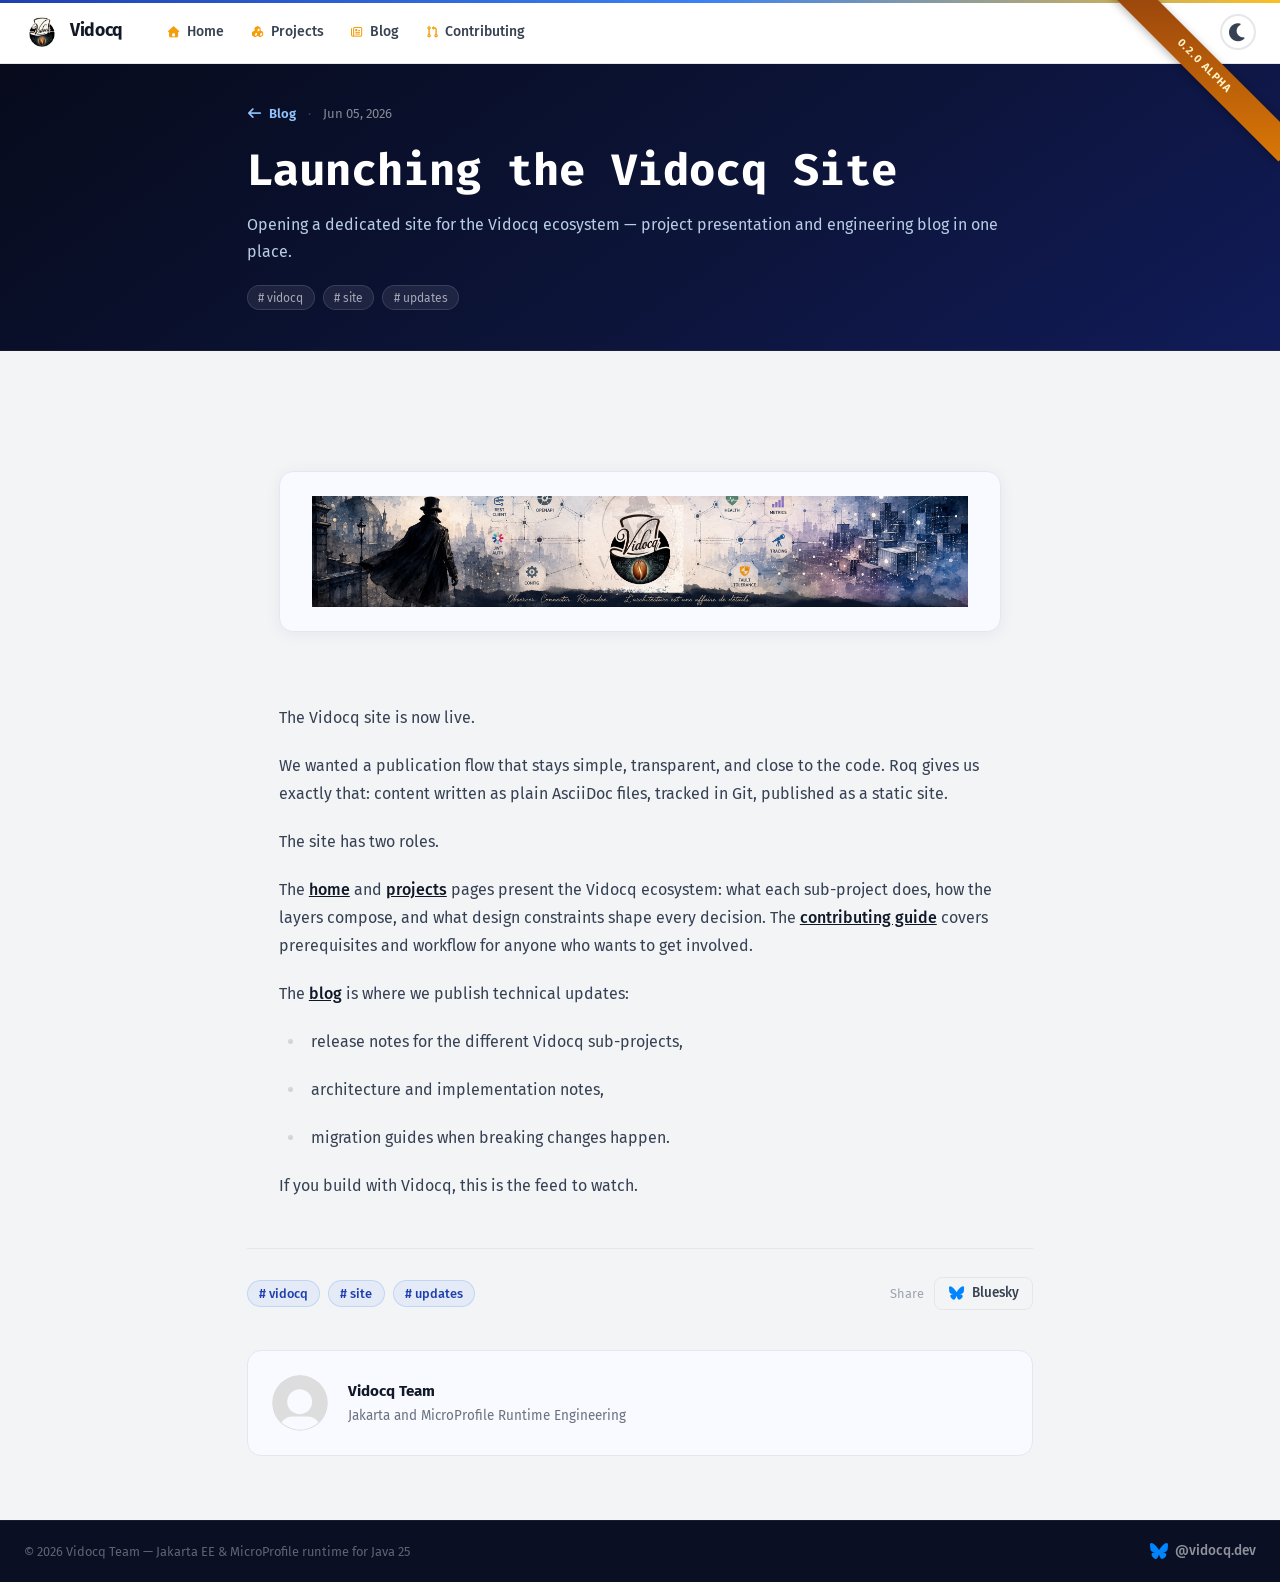
<file: posts/launching-the-vidocq-site/index.html>
<!DOCTYPE html>
<html lang="en">
<head>

<meta charset="utf-8">

<!-- Prevent flash of unstyled content for dark mode -->
<script>
  const savedTheme = localStorage.getItem('darkMode');
  const isDark = savedTheme !== null
    ? savedTheme === 'true'
    : window.matchMedia('(prefers-color-scheme: dark)').matches;
  if (isDark) {
    document.documentElement.classList.add('dark');
  }
</script>



  <!-- SEO TITLE -->
  
  <title>Launching the Vidocq Site - Vidocq</title>
  <meta property="og:title" content="Launching the Vidocq Site" />
  <meta name="twitter:title" content="Launching the Vidocq Site">
  <meta property="og:site_name" content="Vidocq">
  <!-- SEO DESCRIPTION -->
  <meta name="description" content="Opening a dedicated site for the Vidocq ecosystem — project presentation and engineering blog in one place.">
  <meta property="og:description" content="Opening a dedicated site for the Vidocq ecosystem — project presentation and engineering blog in one place." />
  <meta name="twitter:description" content="Opening a dedicated site for the Vidocq ecosystem — project presentation and engineering blog in one place.">
  <!-- SEO AUTHOR -->
  <meta property="article:author" content="vidocq-team" />
  <meta name="author" content="vidocq-team" />
  <!-- SEO URL -->
  <link rel="canonical" href="https://vidocq.dev/posts/launching-the-vidocq-site/" />
  <meta property="og:url" content="https://vidocq.dev/posts/launching-the-vidocq-site/" />
  <meta name="twitter:url" content="https://vidocq.dev/posts/launching-the-vidocq-site/">

  <!-- SEO TYPE -->
  <meta property="og:type" content="article" />
  <meta property="article:published_time" content="2026-06-05T00:00Z[Etc/UTC]" />

  <!-- SEO IMAGE -->
  <meta name="twitter:card" content="summary">
  <!-- SEO COLLECTION PAGES -->
  <link rel="next" href="https://vidocq.dev/posts/why-vidocq-is-built-as-independent-bricks/" />
  <!-- SEO LOCALE -->
  <meta property="og:locale" content="en" />
  <!-- SEO GENERATOR -->
  <meta name="generator" content="Quarkus Roq v2.1.3" />

<!-- Favicon -->

<base href="/posts/launching-the-vidocq-site/">
<meta http-equiv="X-UA-Compatible" content="IE=edge">
<meta name="viewport" content="width=device-width, initial-scale=1, maximum-scale=1">

<meta name="theme-color" content="#0f172a">
<meta name="msapplication-navbutton-color" content="#0f172a">
<meta name="apple-mobile-web-app-status-bar-style" content="#0f172a">


    <script type="module" src="/static/bundle/app-GY3US7BU.js"></script>
      <link rel="stylesheet" href="/static/bundle/app-MRKEC7L4.css" />

</head>
<body >



<div class="wrapper default">

<header class="site-header">
  <div class="site-header-inner">
    <a href="/" class="site-header-brand">
      <img src="/images/vidocq-logo.png" alt="Vidocq" class="site-header-logo-img"/>
      <span class="site-header-name">Vidocq</span>
    </a>
    <nav class="site-nav" role="navigation">
      <a href="/" class="site-nav-link">
        <i class="fa-solid fa-house"></i>
        <span>Home</span>
      </a>
      <a href="/projects/" class="site-nav-link">
        <i class="fa-solid fa-cubes"></i>
        <span>Projects</span>
      </a>
      <a href="/blog/" class="site-nav-link">
        <i class="fa-regular fa-newspaper"></i>
        <span>Blog</span>
      </a>
      <a href="/contributing/" class="site-nav-link">
        <i class="fa-solid fa-code-pull-request"></i>
        <span>Contributing</span>
      </a>
    </nav>
    <div class="site-header-end">
<!-- Dark Mode Toggle - Fixed top-right for all screen sizes -->
<button class="dark-mode-toggle" aria-label="Toggle dark mode">
  <i class="fas fa-moon"></i>
</button>
    </div>
  </div>
</header>

<div class="vid-alpha-ribbon" aria-hidden="true"></div>

<main class="main-content-wide">


<div class="vid-article-hero">
  <div class="vid-article-hero-inner">
    <div class="vid-article-meta">
      <a href="/blog/" class="vid-article-back"><i class="fa-solid fa-arrow-left"></i> Blog</a>
      <span class="vid-article-meta-sep">·</span>
      <span class="vid-article-meta-date">Jun 05, 2026</span>
    </div>
    <h1 class="vid-article-hero-title">Launching the Vidocq Site</h1>
    <p class="vid-article-hero-desc">Opening a dedicated site for the Vidocq ecosystem — project presentation and engineering blog in one place.</p>
    <div class="vid-article-hero-tags">
      <span class="vid-article-tag-badge"># vidocq</span>
      <span class="vid-article-tag-badge"># site</span>
      <span class="vid-article-tag-badge"># updates</span>
    </div>
  </div>
</div>

<article class="article-page">
  <div class="vid-article-content">
    <section class="asciidoc-prose">
<div class="imageblock blog-banner">
<div class="content">
<img src="/images/vidocq-banner.png" alt="Vidocq banner">
</div>
</div>
<div class="paragraph">
<p>The Vidocq site is now live.</p>
</div>
<div class="paragraph">
<p>We wanted a publication flow that stays simple, transparent, and close to the code.
Roq gives us exactly that: content written as plain AsciiDoc files, tracked in Git, published as a static site.</p>
</div>
<div class="paragraph">
<p>The site has two roles.</p>
</div>
<div class="paragraph">
<p>The <a href="/">home</a> and <a href="/projects/">projects</a> pages present the Vidocq ecosystem:
what each sub-project does, how the layers compose, and what design constraints shape every decision.
The <a href="/contributing/">contributing guide</a> covers prerequisites and workflow for anyone who wants to get involved.</p>
</div>
<div class="paragraph">
<p>The <a href="/blog/">blog</a> is where we publish technical updates:</p>
</div>
<div class="ulist">
<ul>
<li>
<p>release notes for the different Vidocq sub-projects,</p>
</li>
<li>
<p>architecture and implementation notes,</p>
</li>
<li>
<p>migration guides when breaking changes happen.</p>
</li>
</ul>
</div>
<div class="paragraph">
<p>If you build with Vidocq, this is the feed to watch.</p>
</div>    </section>
    <div class="vid-article-footer">
      <div class="vid-article-footer-tags">
        <a href="/posts/tag/vidocq" class="vid-article-tag-link"># vidocq</a>
        <a href="/posts/tag/site" class="vid-article-tag-link"># site</a>
        <a href="/posts/tag/updates" class="vid-article-tag-link"># updates</a>
      </div>
      <div class="vid-article-share">
        <span class="vid-share-label">Share</span>
        <a href="https://bsky.app/intent/compose?text=Launching the Vidocq Site%0Ahttps%3A%2F%2Fvidocq.dev%2Fposts%2Flaunching-the-vidocq-site%2F"
           class="vid-share-btn" target="_blank" rel="noopener noreferrer">
          <i class="fa-brands fa-bluesky"></i> Bluesky
        </a>
      </div>
    </div>
    <div class="vid-article-author">
      <img src="/images/roq-default/default-avatar.svg" alt="Vidocq Team"/>
      <div class="vid-article-author-info">
        <a href="https://forge.vidocq.dev/vidocq" class="vid-article-author-name" target="_blank" rel="noopener noreferrer">Vidocq Team</a>
        <span class="vid-article-author-job">Jakarta and MicroProfile Runtime Engineering</span>
      </div>
    </div>
  </div>
</article>


</main>

<footer class="site-footer">
  <div class="site-footer-inner">
    <span class="site-footer-copy">© 2026 Vidocq Team — Jakarta EE &amp; MicroProfile runtime for Java 25</span>
    <div class="site-footer-links">
      <a href="https://bsky.app/profile/vidocq.dev" class="site-footer-link" target="_blank" rel="noopener noreferrer">
        <i class="fa-brands fa-bluesky"></i> @vidocq.dev
      </a>
    </div>
  </div>
</footer>

</div>

</body>
</html>
</file>
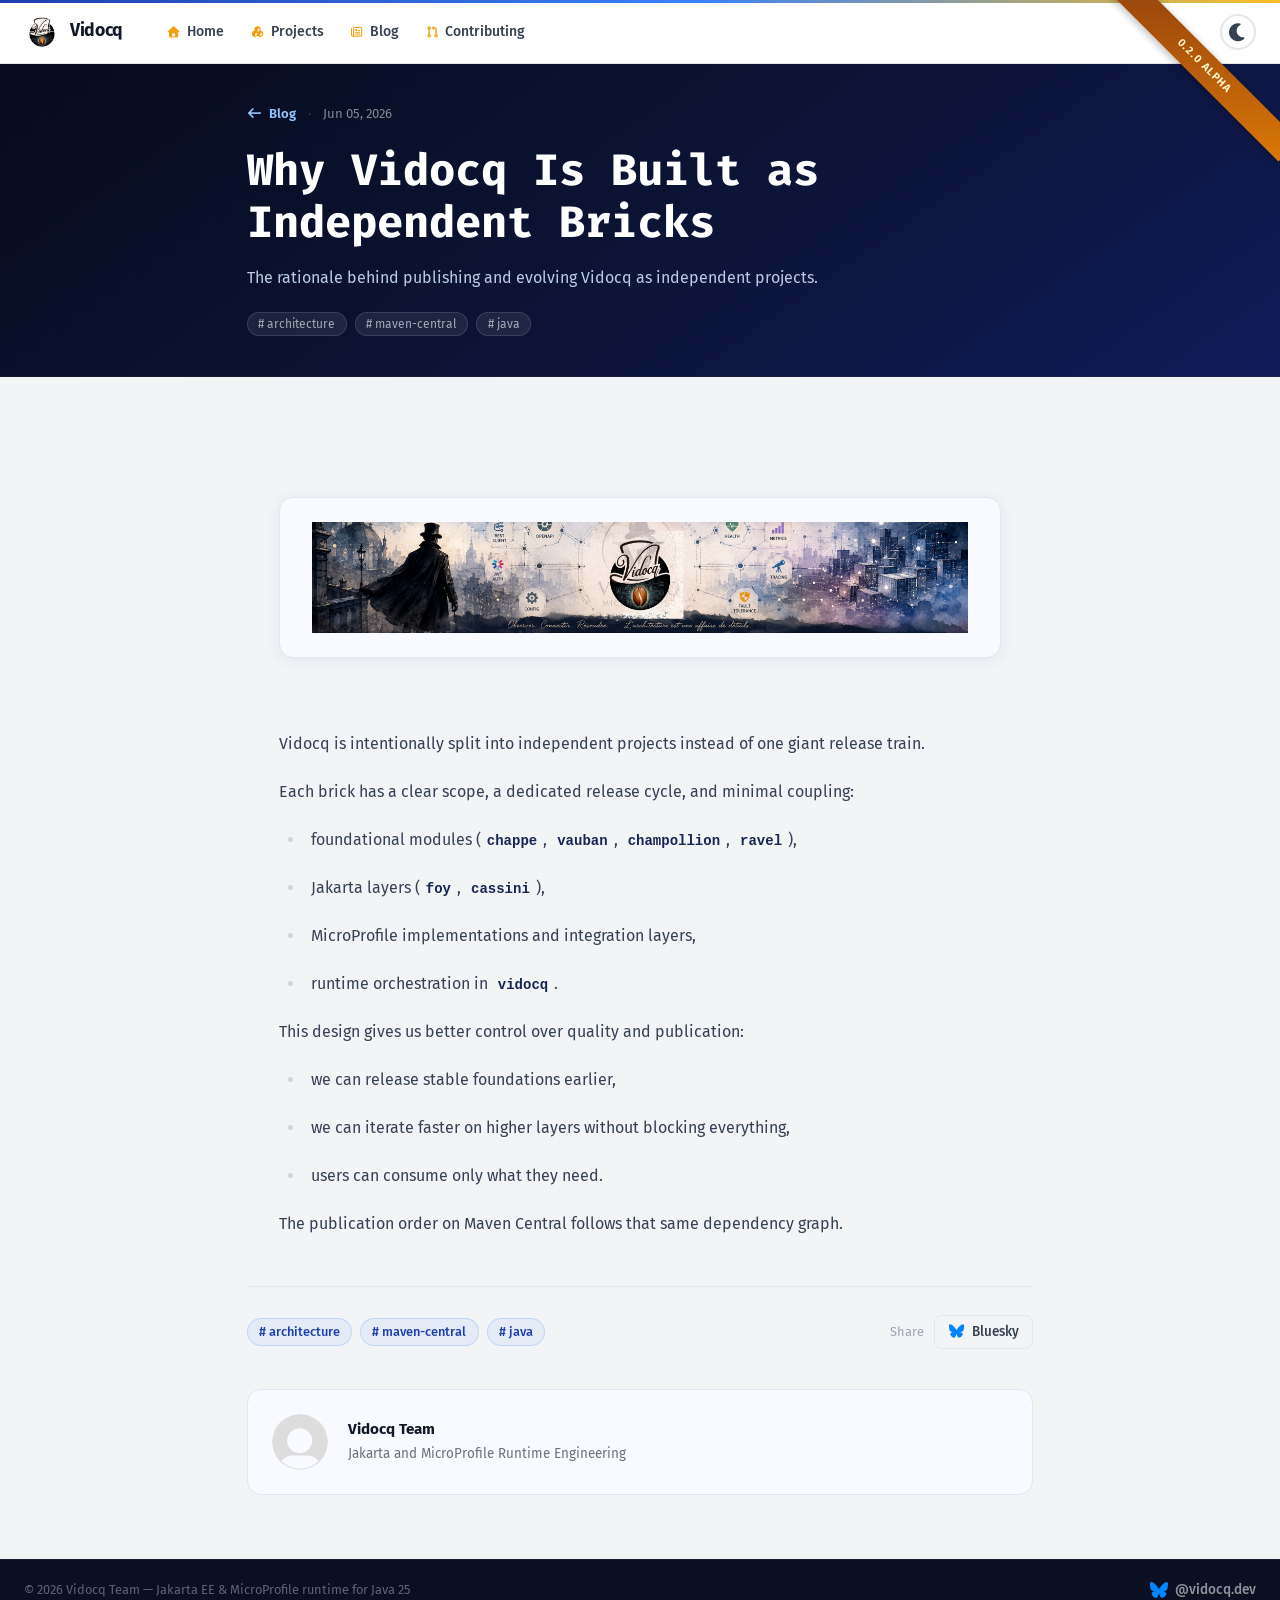
<file: posts/why-vidocq-is-built-as-independent-bricks/index.html>
<!DOCTYPE html>
<html lang="en">
<head>

<meta charset="utf-8">

<!-- Prevent flash of unstyled content for dark mode -->
<script>
  const savedTheme = localStorage.getItem('darkMode');
  const isDark = savedTheme !== null
    ? savedTheme === 'true'
    : window.matchMedia('(prefers-color-scheme: dark)').matches;
  if (isDark) {
    document.documentElement.classList.add('dark');
  }
</script>



  <!-- SEO TITLE -->
  
  <title>Why Vidocq Is Built as Independent Bricks - Vidocq</title>
  <meta property="og:title" content="Why Vidocq Is Built as Independent Bricks" />
  <meta name="twitter:title" content="Why Vidocq Is Built as Independent Bricks">
  <meta property="og:site_name" content="Vidocq">
  <!-- SEO DESCRIPTION -->
  <meta name="description" content="The rationale behind publishing and evolving Vidocq as independent projects.">
  <meta property="og:description" content="The rationale behind publishing and evolving Vidocq as independent projects." />
  <meta name="twitter:description" content="The rationale behind publishing and evolving Vidocq as independent projects.">
  <!-- SEO AUTHOR -->
  <meta property="article:author" content="vidocq-team" />
  <meta name="author" content="vidocq-team" />
  <!-- SEO URL -->
  <link rel="canonical" href="https://vidocq.dev/posts/why-vidocq-is-built-as-independent-bricks/" />
  <meta property="og:url" content="https://vidocq.dev/posts/why-vidocq-is-built-as-independent-bricks/" />
  <meta name="twitter:url" content="https://vidocq.dev/posts/why-vidocq-is-built-as-independent-bricks/">

  <!-- SEO TYPE -->
  <meta property="og:type" content="article" />
  <meta property="article:published_time" content="2026-06-05T00:00Z[Etc/UTC]" />

  <!-- SEO IMAGE -->
  <meta name="twitter:card" content="summary">
  <!-- SEO COLLECTION PAGES -->
  <link rel="prev" href="https://vidocq.dev/posts/launching-the-vidocq-site/" />
  <!-- SEO LOCALE -->
  <meta property="og:locale" content="en" />
  <!-- SEO GENERATOR -->
  <meta name="generator" content="Quarkus Roq v2.1.3" />

<!-- Favicon -->

<base href="/posts/why-vidocq-is-built-as-independent-bricks/">
<meta http-equiv="X-UA-Compatible" content="IE=edge">
<meta name="viewport" content="width=device-width, initial-scale=1, maximum-scale=1">

<meta name="theme-color" content="#0f172a">
<meta name="msapplication-navbutton-color" content="#0f172a">
<meta name="apple-mobile-web-app-status-bar-style" content="#0f172a">


    <script type="module" src="/static/bundle/app-GY3US7BU.js"></script>
      <link rel="stylesheet" href="/static/bundle/app-MRKEC7L4.css" />

</head>
<body >



<div class="wrapper default">

<header class="site-header">
  <div class="site-header-inner">
    <a href="/" class="site-header-brand">
      <img src="/images/vidocq-logo.png" alt="Vidocq" class="site-header-logo-img"/>
      <span class="site-header-name">Vidocq</span>
    </a>
    <nav class="site-nav" role="navigation">
      <a href="/" class="site-nav-link">
        <i class="fa-solid fa-house"></i>
        <span>Home</span>
      </a>
      <a href="/projects/" class="site-nav-link">
        <i class="fa-solid fa-cubes"></i>
        <span>Projects</span>
      </a>
      <a href="/blog/" class="site-nav-link">
        <i class="fa-regular fa-newspaper"></i>
        <span>Blog</span>
      </a>
      <a href="/contributing/" class="site-nav-link">
        <i class="fa-solid fa-code-pull-request"></i>
        <span>Contributing</span>
      </a>
    </nav>
    <div class="site-header-end">
<!-- Dark Mode Toggle - Fixed top-right for all screen sizes -->
<button class="dark-mode-toggle" aria-label="Toggle dark mode">
  <i class="fas fa-moon"></i>
</button>
    </div>
  </div>
</header>

<div class="vid-alpha-ribbon" aria-hidden="true"></div>

<main class="main-content-wide">


<div class="vid-article-hero">
  <div class="vid-article-hero-inner">
    <div class="vid-article-meta">
      <a href="/blog/" class="vid-article-back"><i class="fa-solid fa-arrow-left"></i> Blog</a>
      <span class="vid-article-meta-sep">·</span>
      <span class="vid-article-meta-date">Jun 05, 2026</span>
    </div>
    <h1 class="vid-article-hero-title">Why Vidocq Is Built as Independent Bricks</h1>
    <p class="vid-article-hero-desc">The rationale behind publishing and evolving Vidocq as independent projects.</p>
    <div class="vid-article-hero-tags">
      <span class="vid-article-tag-badge"># architecture</span>
      <span class="vid-article-tag-badge"># maven-central</span>
      <span class="vid-article-tag-badge"># java</span>
    </div>
  </div>
</div>

<article class="article-page">
  <div class="vid-article-content">
    <section class="asciidoc-prose">
<div class="imageblock blog-banner">
<div class="content">
<img src="/images/vidocq-banner.png" alt="Vidocq banner">
</div>
</div>
<div class="paragraph">
<p>Vidocq is intentionally split into independent projects instead of one giant release train.</p>
</div>
<div class="paragraph">
<p>Each brick has a clear scope, a dedicated release cycle, and minimal coupling:</p>
</div>
<div class="ulist">
<ul>
<li>
<p>foundational modules (<code>chappe</code>, <code>vauban</code>, <code>champollion</code>, <code>ravel</code>),</p>
</li>
<li>
<p>Jakarta layers (<code>foy</code>, <code>cassini</code>),</p>
</li>
<li>
<p>MicroProfile implementations and integration layers,</p>
</li>
<li>
<p>runtime orchestration in <code>vidocq</code>.</p>
</li>
</ul>
</div>
<div class="paragraph">
<p>This design gives us better control over quality and publication:</p>
</div>
<div class="ulist">
<ul>
<li>
<p>we can release stable foundations earlier,</p>
</li>
<li>
<p>we can iterate faster on higher layers without blocking everything,</p>
</li>
<li>
<p>users can consume only what they need.</p>
</li>
</ul>
</div>
<div class="paragraph">
<p>The publication order on Maven Central follows that same dependency graph.</p>
</div>    </section>
    <div class="vid-article-footer">
      <div class="vid-article-footer-tags">
        <a href="/posts/tag/architecture" class="vid-article-tag-link"># architecture</a>
        <a href="/posts/tag/maven-central" class="vid-article-tag-link"># maven-central</a>
        <a href="/posts/tag/java" class="vid-article-tag-link"># java</a>
      </div>
      <div class="vid-article-share">
        <span class="vid-share-label">Share</span>
        <a href="https://bsky.app/intent/compose?text=Why Vidocq Is Built as Independent Bricks%0Ahttps%3A%2F%2Fvidocq.dev%2Fposts%2Fwhy-vidocq-is-built-as-independent-bricks%2F"
           class="vid-share-btn" target="_blank" rel="noopener noreferrer">
          <i class="fa-brands fa-bluesky"></i> Bluesky
        </a>
      </div>
    </div>
    <div class="vid-article-author">
      <img src="/images/roq-default/default-avatar.svg" alt="Vidocq Team"/>
      <div class="vid-article-author-info">
        <a href="https://forge.vidocq.dev/vidocq" class="vid-article-author-name" target="_blank" rel="noopener noreferrer">Vidocq Team</a>
        <span class="vid-article-author-job">Jakarta and MicroProfile Runtime Engineering</span>
      </div>
    </div>
  </div>
</article>


</main>

<footer class="site-footer">
  <div class="site-footer-inner">
    <span class="site-footer-copy">© 2026 Vidocq Team — Jakarta EE &amp; MicroProfile runtime for Java 25</span>
    <div class="site-footer-links">
      <a href="https://bsky.app/profile/vidocq.dev" class="site-footer-link" target="_blank" rel="noopener noreferrer">
        <i class="fa-brands fa-bluesky"></i> @vidocq.dev
      </a>
    </div>
  </div>
</footer>

</div>

</body>
</html>
</file>
<file: static/bundle/app-MRKEC7L4.css>
@layer properties{@supports (((-webkit-hyphens:none)) and (not (margin-trim:inline))) or ((-moz-orient:inline) and (not (color:rgb(from red r g b)))){*,:before,:after,::backdrop{--tw-leading:initial;--tw-font-weight:initial;--tw-border-style:solid;--tw-duration:initial;--tw-translate-x:0;--tw-translate-y:0;--tw-translate-z:0;--tw-shadow:0 0 #0000;--tw-shadow-color:initial;--tw-shadow-alpha:100%;--tw-inset-shadow:0 0 #0000;--tw-inset-shadow-color:initial;--tw-inset-shadow-alpha:100%;--tw-ring-color:initial;--tw-ring-shadow:0 0 #0000;--tw-inset-ring-color:initial;--tw-inset-ring-shadow:0 0 #0000;--tw-ring-inset:initial;--tw-ring-offset-width:0px;--tw-ring-offset-color:#fff;--tw-ring-offset-shadow:0 0 #0000;--tw-ease:initial;--tw-scale-x:1;--tw-scale-y:1;--tw-scale-z:1;--tw-tracking:initial;--tw-content:"";--tw-gradient-position:initial;--tw-gradient-from:#0000;--tw-gradient-via:#0000;--tw-gradient-to:#0000;--tw-gradient-stops:initial;--tw-gradient-via-stops:initial;--tw-gradient-from-position:0%;--tw-gradient-via-position:50%;--tw-gradient-to-position:100%;--tw-blur:initial;--tw-brightness:initial;--tw-contrast:initial;--tw-grayscale:initial;--tw-hue-rotate:initial;--tw-invert:initial;--tw-opacity:initial;--tw-saturate:initial;--tw-sepia:initial;--tw-drop-shadow:initial;--tw-drop-shadow-color:initial;--tw-drop-shadow-alpha:100%;--tw-drop-shadow-size:initial;--tw-border-spacing-x:0;--tw-border-spacing-y:0}}}@layer theme{:root,:host{--font-mono:ui-monospace,SFMono-Regular,Menlo,Monaco,Consolas,"Liberation Mono","Courier New",monospace;--color-red-500:oklch(63.7% .237 25.331);--color-red-600:oklch(57.7% .245 27.325);--color-orange-500:oklch(70.5% .213 47.604);--color-orange-600:oklch(64.6% .222 41.116);--color-yellow-500:oklch(79.5% .184 86.047);--color-yellow-600:oklch(68.1% .162 75.834);--color-green-500:oklch(72.3% .219 149.579);--color-green-600:oklch(62.7% .194 149.214);--color-gray-50:oklch(98.5% .002 247.839);--color-gray-100:oklch(96.7% .003 264.542);--color-gray-200:oklch(92.8% .006 264.531);--color-gray-300:oklch(87.2% .01 258.338);--color-gray-400:oklch(70.7% .022 261.325);--color-gray-500:oklch(55.1% .027 264.364);--color-gray-600:oklch(44.6% .03 256.802);--color-gray-700:oklch(37.3% .034 259.733);--color-gray-800:oklch(27.8% .033 256.848);--color-gray-900:oklch(21% .034 264.665);--color-gray-950:oklch(13% .028 261.692);--color-neutral-50:var(--color-gray-50);--color-neutral-100:var(--color-gray-100);--color-neutral-200:var(--color-gray-200);--color-neutral-300:var(--color-gray-300);--color-neutral-400:var(--color-gray-400);--color-neutral-500:var(--color-gray-500);--color-neutral-600:var(--color-gray-600);--color-neutral-700:var(--color-gray-700);--color-neutral-800:var(--color-gray-800);--color-neutral-900:var(--color-gray-900);--color-neutral-950:var(--color-gray-950);--color-black:#000;--color-white:#fff;--spacing:.25rem;--container-xs:20rem;--container-xl:36rem;--container-2xl:42rem;--container-3xl:48rem;--container-5xl:64rem;--text-xs:.75rem;--text-xs--line-height:calc(1/.75);--text-sm:.875rem;--text-sm--line-height:calc(1.25/.875);--text-base:1rem;--text-base--line-height: 1.5 ;--text-lg:1.125rem;--text-lg--line-height:calc(1.75/1.125);--text-xl:1.25rem;--text-xl--line-height:calc(1.75/1.25);--text-2xl:1.5rem;--text-2xl--line-height:calc(2/1.5);--text-3xl:1.875rem;--text-3xl--line-height: 1.2 ;--text-4xl:2.25rem;--text-4xl--line-height:calc(2.5/2.25);--text-5xl:3rem;--text-5xl--line-height:1;--text-6xl:3.75rem;--text-6xl--line-height:1;--font-weight-light:300;--font-weight-normal:400;--font-weight-medium:500;--font-weight-semibold:600;--font-weight-bold:700;--tracking-tight:-.025em;--tracking-wide:.025em;--tracking-wider:.05em;--tracking-widest:.1em;--leading-tight:1.25;--leading-normal:1.5;--leading-relaxed:1.625;--radius-sm:.25rem;--radius-md:.375rem;--radius-lg:.5rem;--radius-xl:.75rem;--drop-shadow-lg:0 4px 4px #00000026;--ease-out:cubic-bezier(0,0,.2,1);--default-transition-duration:.15s;--default-transition-timing-function:cubic-bezier(.4,0,.2,1);--default-font-family:var(--font-body);--default-mono-font-family:var(--font-mono);--font-body:"Fira Sans",ui-sans-serif,system-ui,sans-serif;--font-heading:"Fira Code",ui-monospace,monospace;--color-accent-50:#eff6ff;--color-accent-100:#dbeafe;--color-accent-200:#bfdbfe;--color-accent-300:#93c5fd;--color-accent-400:#60a5fa;--color-accent-500:#3b82f6;--color-accent-600:#1d4ed8;--color-accent-700:#1e40af;--color-accent-800:#1e3a8a;--color-accent-900:#172554;--color-accent-950:#0c1445;--color-pop-300:#fcd34d;--color-pop-400:#fbbf24;--color-pop-500:#f59e0b;--color-pop-600:#d97706;--color-pop-700:#b45309;--color-pop-950:#451a03;--color-bg-light:var(--color-neutral-100);--separator-gradient:linear-gradient(to right,transparent,var(--color-accent-300),transparent);--dot-gradient:linear-gradient(135deg,var(--color-accent-500),var(--color-accent-700));--color-sidebar:var(--color-neutral-300);--color-sidebar-heading:white;--color-sidebar-muted:var(--color-neutral-500);--color-sidebar-subtle:#ffffff0f;--color-sidebar-border:var(--color-neutral-700);--sidebar-bg:linear-gradient(180deg,var(--color-neutral-800)0%,var(--color-neutral-900)100%);--prose-code:var(--color-accent-900);--prose-code-bg:var(--color-neutral-100);--prose-invert-code:var(--color-accent-400);--prose-invert-code-bg:var(--color-neutral-800);--prose-code-before:"";--prose-code-after:"";--prose-pre-bg:var(--color-neutral-200);--prose-pre-code:var(--color-neutral-900);--prose-pre-code-bg:var(--color-neutral-50);--prose-invert-pre-bg:var(--color-neutral-700);--prose-invert-pre-code:var(--color-neutral-100);--prose-invert-pre-code-bg:var(--color-neutral-950)}}@layer base{*,:after,:before,::backdrop{box-sizing:border-box;border:0 solid;margin:0;padding:0}::file-selector-button{box-sizing:border-box;border:0 solid;margin:0;padding:0}html,:host{-webkit-text-size-adjust:100%;tab-size:4;line-height:1.5;font-family:var(--default-font-family,ui-sans-serif,system-ui,sans-serif,"Apple Color Emoji","Segoe UI Emoji","Segoe UI Symbol","Noto Color Emoji");font-feature-settings:var(--default-font-feature-settings,normal);font-variation-settings:var(--default-font-variation-settings,normal);-webkit-tap-highlight-color:transparent}hr{height:0;color:inherit;border-top-width:1px}abbr:where([title]){-webkit-text-decoration:underline dotted;text-decoration:underline dotted}h1,h2,h3,h4,h5,h6{font-size:inherit;font-weight:inherit}a{color:inherit;-webkit-text-decoration:inherit;text-decoration:inherit}b,strong{font-weight:bolder}code,kbd,samp,pre{font-family:var(--default-mono-font-family,ui-monospace,SFMono-Regular,Menlo,Monaco,Consolas,"Liberation Mono","Courier New",monospace);font-feature-settings:var(--default-mono-font-feature-settings,normal);font-variation-settings:var(--default-mono-font-variation-settings,normal);font-size:1em}small{font-size:80%}sub,sup{vertical-align:baseline;font-size:75%;line-height:0;position:relative}sub{bottom:-.25em}sup{top:-.5em}table{text-indent:0;border-color:inherit;border-collapse:collapse}:-moz-focusring{outline:auto}progress{vertical-align:baseline}summary{display:list-item}ol,ul,menu{list-style:none}img,svg,video,canvas,audio,iframe,embed,object{vertical-align:middle;display:block}img,video{max-width:100%;height:auto}button,input,select,optgroup,textarea{font:inherit;font-feature-settings:inherit;font-variation-settings:inherit;letter-spacing:inherit;color:inherit;opacity:1;background-color:#0000;border-radius:0}::file-selector-button{font:inherit;font-feature-settings:inherit;font-variation-settings:inherit;letter-spacing:inherit;color:inherit;opacity:1;background-color:#0000;border-radius:0}:where(select:is([multiple],[size])) optgroup{font-weight:bolder}:where(select:is([multiple],[size])) optgroup option{padding-inline-start:20px}::file-selector-button{margin-inline-end:4px}::placeholder{opacity:1}@supports (not ((-webkit-appearance:-apple-pay-button))) or (contain-intrinsic-size:1px){::placeholder{color:currentColor}@supports (color:color-mix(in lab,red,red)){::placeholder{color:color-mix(in oklab,currentcolor 50%,transparent)}}}textarea{resize:vertical}::-webkit-search-decoration{-webkit-appearance:none}::-webkit-date-and-time-value{min-height:1lh;text-align:inherit}::-webkit-datetime-edit{display:inline-flex}::-webkit-datetime-edit-fields-wrapper{padding:0}::-webkit-datetime-edit{padding-block:0}::-webkit-datetime-edit-year-field{padding-block:0}::-webkit-datetime-edit-month-field{padding-block:0}::-webkit-datetime-edit-day-field{padding-block:0}::-webkit-datetime-edit-hour-field{padding-block:0}::-webkit-datetime-edit-minute-field{padding-block:0}::-webkit-datetime-edit-second-field{padding-block:0}::-webkit-datetime-edit-millisecond-field{padding-block:0}::-webkit-datetime-edit-meridiem-field{padding-block:0}::-webkit-calendar-picker-indicator{line-height:1}:-moz-ui-invalid{box-shadow:none}button,input:where([type=button],[type=reset],[type=submit]){appearance:button}::file-selector-button{appearance:button}::-webkit-inner-spin-button{height:auto}::-webkit-outer-spin-button{height:auto}[hidden]:where(:not([hidden=until-found])){display:none!important}html{--tw-leading:var(--leading-normal);line-height:var(--leading-normal)}body{margin:calc(var(--spacing)*0);background-color:var(--color-bg-light);color:var(--color-neutral-600);-webkit-font-smoothing:antialiased;-moz-osx-font-smoothing:grayscale}body:where(.dark,.dark *){background-color:var(--color-neutral-900);color:var(--color-neutral-300)}body{font-family:var(--font-body)}h1,h2,h3,h4,h5,h6{font-family:var(--font-heading)}h1{--tw-font-weight:var(--font-weight-normal);font-weight:var(--font-weight-normal)}img{vertical-align:middle;max-width:100%;display:inline-block}img+em{margin-top:calc(var(--spacing)*2.5);text-align:center;font-size:var(--text-sm);line-height:var(--tw-leading,var(--text-sm--line-height));--tw-font-weight:var(--font-weight-bold);font-weight:var(--font-weight-bold);font-style:normal;display:block}hr{margin-block:calc(var(--spacing)*8);border-style:var(--tw-border-style);border-width:0;border-top-style:var(--tw-border-style);border-top-width:1px;border-color:var(--color-neutral-300)}hr:where(.dark,.dark *){border-color:var(--color-neutral-700)}pre{padding-inline:calc(var(--spacing)*2);padding-block:calc(var(--spacing)*2);white-space:pre;max-width:100%;overflow:auto hidden}pre code{border-style:var(--tw-border-style);padding-right:calc(var(--spacing)*0);padding-left:calc(var(--spacing)*0);border-radius:var(--radius-md);white-space:pre;border-width:0;display:block;overflow-x:auto}::selection{background-color:var(--color-accent-800);color:var(--color-white)}}@layer components{.wrapper{max-width:1250px;position:relative}@media (min-width:96rem){.wrapper{max-width:1500px}}.wrap-content{padding:calc(var(--spacing)*2.5)}@media (min-width:48rem){.wrap-content{padding:calc(var(--spacing)*10)}}.main-content{padding-inline:calc(var(--spacing)*2)}@media (min-width:48rem){.main-content{margin-left:calc(var(--spacing)*64);padding-right:calc(var(--spacing)*5)}}.page-content{min-height:100vh;min-width:calc(var(--spacing)*0);padding:calc(var(--spacing)*4);flex-grow:1}@media (min-width:48rem){.page-content{padding:calc(var(--spacing)*10)}}.page-content{background-color:var(--color-white)}.page-content:where(.dark,.dark *){background-color:var(--color-neutral-900)}.page-content{overflow-x:clip}.page-content.page-alt{background-color:var(--color-bg-light)}.page-content.page-alt:where(.dark,.dark *){background-color:var(--color-neutral-900)}.page-content.page-wide{padding:calc(var(--spacing)*1)}@media (min-width:48rem){.page-content.page-wide{padding:calc(var(--spacing)*10)}}.page-content.page-wide .content-main{max-width:none}.video-wrapper{height:calc(var(--spacing)*0);padding-top:calc(var(--spacing)*6);padding-bottom:56.25%;position:relative}.video-wrapper iframe{top:calc(var(--spacing)*0);left:calc(var(--spacing)*0);width:100%;height:100%;position:absolute}.card{border-radius:var(--radius-xl);border-style:var(--tw-border-style);border-width:1px;border-color:var(--color-neutral-300);background-color:var(--color-white);transition-property:all;transition-timing-function:var(--tw-ease,var(--default-transition-timing-function));transition-duration:var(--tw-duration,var(--default-transition-duration));--tw-duration:.2s;transition-duration:.2s}.card:where(.dark,.dark *){border-color:var(--color-neutral-600);background-color:var(--color-neutral-800)}.card:hover{border-color:var(--color-accent-300)}.card:hover:where(.dark,.dark *){border-color:var(--color-accent-600)}.card:hover{box-shadow:0 4px 16px #3b82f614}@supports (color:color-mix(in lab,red,red)){.card:hover{box-shadow:0 4px 16px color-mix(in srgb,var(--color-accent-500)8%,transparent)}}.card-highlighted{border-radius:var(--radius-xl);background-color:var(--color-white);transition-property:all;transition-timing-function:var(--tw-ease,var(--default-transition-timing-function));transition-duration:var(--tw-duration,var(--default-transition-duration));--tw-duration:.2s;transition-duration:.2s;position:relative;overflow:hidden}.card-highlighted:where(.dark,.dark *){background-color:var(--color-neutral-800)}.card-highlighted{border-style:var(--tw-border-style);border-width:1px;border-color:var(--color-neutral-200)}.card-highlighted:where(.dark,.dark *){border-color:var(--color-neutral-700)}.card-highlighted:before{content:"";top:calc(var(--spacing)*0);border-bottom-right-radius:var(--radius-sm);border-bottom-left-radius:var(--radius-sm);background:var(--separator-gradient);height:2px;position:absolute;left:10%;right:10%}.btn{align-items:center;gap:calc(var(--spacing)*2);border-radius:var(--radius-lg);padding-inline:calc(var(--spacing)*6);padding-block:calc(var(--spacing)*2.5);font-size:var(--text-sm);line-height:var(--tw-leading,var(--text-sm--line-height));--tw-font-weight:var(--font-weight-semibold);font-weight:var(--font-weight-semibold);transition-property:all;transition-timing-function:var(--tw-ease,var(--default-transition-timing-function));transition-duration:var(--tw-duration,var(--default-transition-duration));--tw-duration:.2s;font-family:var(--font-heading);text-decoration-line:none;transition-duration:.2s;display:inline-flex}.btn-primary{background-color:var(--color-pop-600);color:var(--color-white);border-style:var(--tw-border-style);border-width:1px;border-color:#0000}@media (hover:hover){.btn-primary:hover{background-color:var(--color-pop-700)}}.btn-primary{box-shadow:0 2px 8px #d977064d}@supports (color:color-mix(in lab,red,red)){.btn-primary{box-shadow:0 2px 8px color-mix(in srgb,var(--color-pop-600)30%,transparent)}}.btn-primary:hover{--tw-translate-y:-1px;translate:var(--tw-translate-x)var(--tw-translate-y);box-shadow:0 4px 16px #d9770666}@supports (color:color-mix(in lab,red,red)){.btn-primary:hover{box-shadow:0 4px 16px color-mix(in srgb,var(--color-pop-600)40%,transparent)}}.btn-secondary{color:var(--color-neutral-600);background-color:#0000}.btn-secondary:where(.dark,.dark *){color:var(--color-neutral-300)}.btn-secondary{border-style:var(--tw-border-style);border-width:1px;border-color:var(--color-neutral-300)}.btn-secondary:where(.dark,.dark *){border-color:var(--color-neutral-700)}.btn-secondary:hover,.btn-secondary:hover:where(.dark,.dark *){border-color:var(--color-accent-500)}.btn-secondary:hover{color:var(--color-accent-600)}.btn-secondary:hover:where(.dark,.dark *){color:var(--color-accent-400)}.btn-link{--tw-border-style:none;--tw-shadow:0 0 #0000;box-shadow:var(--tw-inset-shadow),var(--tw-inset-ring-shadow),var(--tw-ring-offset-shadow),var(--tw-ring-shadow),var(--tw-shadow);margin-top:calc(var(--spacing)*2);padding-inline:calc(var(--spacing)*0);padding-block:calc(var(--spacing)*1);color:var(--color-accent-600);background-color:#0000;border-style:none}.btn-link:where(.dark,.dark *){color:var(--color-accent-400)}.btn-link{font-size:var(--text-xs);line-height:var(--tw-leading,var(--text-xs--line-height));--tw-font-weight:var(--font-weight-medium);font-weight:var(--font-weight-medium)}.btn-link:hover{color:var(--color-accent-700)}.btn-link:hover:where(.dark,.dark *){color:var(--color-accent-300)}.btn-link:hover{--tw-translate-x:calc(var(--spacing)*.5);translate:var(--tw-translate-x)var(--tw-translate-y)}.roq-toast{bottom:calc(var(--spacing)*6);z-index:50;--tw-translate-x: -50% ;border-radius:var(--radius-lg);padding-inline:calc(var(--spacing)*4);padding-block:calc(var(--spacing)*2);border-style:var(--tw-border-style);border-width:1px;border-color:var(--color-neutral-700);background-color:var(--color-neutral-800);color:var(--color-neutral-200);font-family:var(--font-heading);font-size:var(--text-sm);line-height:var(--tw-leading,var(--text-sm--line-height));--tw-translate-y:calc(var(--spacing)*2);translate:var(--tw-translate-x)var(--tw-translate-y);opacity:0;transition-property:all;transition-timing-function:var(--tw-ease,var(--default-transition-timing-function));transition-duration:var(--tw-duration,var(--default-transition-duration));--tw-duration:.3s;pointer-events:none;transition-duration:.3s;position:fixed;left:50%}.roq-toast.show{--tw-translate-y:calc(var(--spacing)*0);translate:var(--tw-translate-x)var(--tw-translate-y);opacity:1}.sidebar.main{width:100%;margin-bottom:calc(var(--spacing)*4);padding:calc(var(--spacing)*2.5);flex-direction:column;justify-content:space-between;display:flex;position:relative;overflow-y:visible}@media (min-width:48rem){.sidebar.main{top:calc(var(--spacing)*0);left:calc(var(--spacing)*0);height:100vh;width:calc(var(--spacing)*60);padding:calc(var(--spacing)*5);overscroll-behavior:contain;position:fixed;overflow-y:auto}}.sidebar.main{border-right-style:var(--tw-border-style);border-right-width:1px;border-color:var(--color-sidebar-border);color:var(--color-sidebar);background:var(--sidebar-bg)}.sidebar.main section{margin-bottom:calc(var(--spacing)*6);text-align:center}@media (min-width:48rem){.sidebar.main section{margin-bottom:calc(var(--spacing)*8)}}.about .site-logo{margin-inline:auto;margin-bottom:calc(var(--spacing)*2.5);transition-property:all;transition-timing-function:var(--tw-ease,var(--default-transition-timing-function));transition-duration:var(--tw-duration,var(--default-transition-duration));--tw-duration:.3s;background-color:#0000;transition-duration:.3s}.about .site-logo img{width:100%;height:auto;transition-property:transform,translate,scale,rotate;transition-timing-function:var(--tw-ease,var(--default-transition-timing-function));transition-duration:var(--tw-duration,var(--default-transition-duration));--tw-duration:.3s;--tw-ease:var(--ease-out);transition-duration:.3s;transition-timing-function:var(--ease-out)}.about .site-logo img:hover{--tw-scale-x:95%;--tw-scale-y:95%;--tw-scale-z:95%;scale:var(--tw-scale-x)var(--tw-scale-y)}.about .site-name{margin-inline:calc(var(--spacing)*0);margin-top:calc(var(--spacing)*0);margin-bottom:calc(var(--spacing)*2.5);padding-bottom:calc(var(--spacing)*4);font-size:var(--text-2xl);line-height:var(--tw-leading,var(--text-2xl--line-height));--tw-font-weight:var(--font-weight-bold);font-weight:var(--font-weight-bold);--tw-tracking:var(--tracking-wider);letter-spacing:var(--tracking-wider);font-family:var(--font-heading);color:var(--color-sidebar-heading);position:relative}.about .site-name:after{bottom:calc(var(--spacing)*0);--tw-translate-x: -50% ;translate:var(--tw-translate-x)var(--tw-translate-y);--tw-content:"";content:var(--tw-content);height:calc(var(--spacing)*2);width:calc(var(--spacing)*2);background:var(--dot-gradient);border-radius:3.40282e38px;display:block;position:absolute;left:50%}.about p{margin:calc(var(--spacing)*0);margin-bottom:calc(var(--spacing)*2.5);font-size:var(--text-sm);line-height:var(--tw-leading,var(--text-sm--line-height));--tw-leading:var(--leading-relaxed);line-height:var(--leading-relaxed);color:var(--color-sidebar-muted)}.section-title{--tw-font-weight:var(--font-weight-normal);font-weight:var(--font-weight-normal);margin:calc(var(--spacing)*0);margin-bottom:calc(var(--spacing)*1.5);text-align:center;text-transform:uppercase;align-items:center;gap:calc(var(--spacing)*2);font-size:var(--text-xs);line-height:var(--tw-leading,var(--text-xs--line-height));--tw-tracking:var(--tracking-widest);letter-spacing:var(--tracking-widest);color:var(--color-sidebar-muted);display:flex;position:relative}.section-title:before,.section-title:after{--tw-content:"";content:var(--tw-content);flex:1;height:1px}.section-title:before{background:linear-gradient(to right,transparent,var(--color-sidebar-muted))}.section-title:after{background:linear-gradient(to right,var(--color-sidebar-muted),transparent)}.menu-title{color:var(--color-sidebar-muted)}.menu ul{margin:calc(var(--spacing)*0);padding:calc(var(--spacing)*0);text-align:left;list-style-type:none}.menu ul li{margin-left:calc(var(--spacing)*4);display:block}.menu ul li i{margin-right:calc(var(--spacing)*4);width:calc(var(--spacing)*5);justify-content:center;display:inline-flex}.menu ul li a{padding:calc(var(--spacing)*1.5);font-size:var(--text-base);line-height:var(--tw-leading,var(--text-base--line-height));color:var(--color-sidebar);transition-property:all;transition-timing-function:var(--tw-ease,var(--default-transition-timing-function));transition-duration:var(--tw-duration,var(--default-transition-duration));--tw-duration:.3s;--tw-ease:var(--ease-out);transition-duration:.3s;transition-timing-function:var(--ease-out);display:block}@media (hover:hover){.menu ul li a:hover{--tw-translate-x:calc(var(--spacing)*1);translate:var(--tw-translate-x)var(--tw-translate-y);color:var(--color-accent-400)}}.menu ul li a i{transition-property:transform,translate,scale,rotate;transition-timing-function:var(--tw-ease,var(--default-transition-timing-function));transition-duration:var(--tw-duration,var(--default-transition-duration));--tw-duration:.3s;color:var(--color-pop-500);transition-duration:.3s;display:inline-block}.menu ul li a:hover i{--tw-scale-x:110%;--tw-scale-y:110%;--tw-scale-z:110%;scale:var(--tw-scale-x)var(--tw-scale-y)}.contact-title{color:var(--color-sidebar-muted)}.contact ul{margin:calc(var(--spacing)*0);padding:calc(var(--spacing)*0);text-align:center;list-style-type:none}.contact ul li{margin-left:calc(var(--spacing)*2.5);display:inline-block}.contact ul li:first-child{margin-left:calc(var(--spacing)*0)}.contact ul li a{padding:calc(var(--spacing)*1.5);font-size:var(--text-base);line-height:var(--tw-leading,var(--text-base--line-height));color:var(--color-sidebar-muted);transition-property:all;transition-timing-function:var(--tw-ease,var(--default-transition-timing-function));transition-duration:var(--tw-duration,var(--default-transition-duration));--tw-duration:.3s;--tw-ease:var(--ease-out);transition-duration:.3s;transition-timing-function:var(--ease-out);display:block}@media (hover:hover){.contact ul li a:hover{--tw-scale-x:125%;--tw-scale-y:125%;--tw-scale-z:125%;scale:var(--tw-scale-x)var(--tw-scale-y);color:var(--color-accent-400)}}footer .copyright{margin:calc(var(--spacing)*0);text-align:center;font-size:var(--text-xs);line-height:var(--tw-leading,var(--text-xs--line-height));color:var(--color-sidebar-muted)}.sidebar-search-trigger{align-items:center;gap:calc(var(--spacing)*2);margin-inline:auto;margin-top:calc(var(--spacing)*12);margin-bottom:calc(var(--spacing)*5);width:calc(100% - .5rem);padding-inline:calc(var(--spacing)*2);padding-block:calc(var(--spacing)*1.5);cursor:pointer;transition-property:color,background-color,border-color,outline-color,text-decoration-color,fill,stroke,--tw-gradient-from,--tw-gradient-via,--tw-gradient-to;transition-timing-function:var(--tw-ease,var(--default-transition-timing-function));transition-duration:var(--tw-duration,var(--default-transition-duration));--tw-duration:.2s;--tw-ease:var(--ease-out);transition-duration:.2s;transition-timing-function:var(--ease-out);border-style:var(--tw-border-style);border-width:1px;border-color:var(--color-sidebar-subtle);background-color:#0000;border-radius:.35rem;text-decoration-line:none;display:flex}.sidebar-search-trigger:hover{border-color:var(--color-sidebar-muted);background-color:var(--color-sidebar-subtle)}.sidebar-search-trigger i.fa-magnifying-glass{font-size:var(--text-xs);line-height:var(--tw-leading,var(--text-xs--line-height));color:var(--color-pop-500);flex-shrink:0}.sidebar-search-trigger .search-label{text-align:left;font-size:var(--text-sm);line-height:var(--tw-leading,var(--text-sm--line-height));color:var(--color-sidebar);flex:1}.sidebar-search-trigger kbd{--tw-leading:var(--leading-tight);font-size:.6rem;line-height:var(--leading-tight);font-family:var(--font-heading);color:var(--color-sidebar-muted);border-radius:var(--radius-sm);padding-inline:calc(var(--spacing)*1.5);border-style:var(--tw-border-style);border-width:1px;border-color:var(--color-sidebar-subtle);background-color:#0000;flex-shrink:0;padding-block:1px}.dark-mode-toggle{top:calc(var(--spacing)*5);right:calc(var(--spacing)*5);z-index:50;height:calc(var(--spacing)*12);width:calc(var(--spacing)*12);--tw-gradient-position:to bottom right in oklab;background-image:linear-gradient(var(--tw-gradient-stops));--tw-gradient-from:var(--color-white);--tw-gradient-to:var(--color-neutral-100);--tw-gradient-stops:var(--tw-gradient-via-stops,var(--tw-gradient-position),var(--tw-gradient-from)var(--tw-gradient-from-position),var(--tw-gradient-to)var(--tw-gradient-to-position));font-size:var(--text-lg);line-height:var(--tw-leading,var(--text-lg--line-height));color:var(--color-neutral-700);border-style:var(--tw-border-style);border-width:2px;border-color:var(--color-neutral-200);--tw-shadow:0 10px 15px -3px var(--tw-shadow-color,#0000001a),0 4px 6px -4px var(--tw-shadow-color,#0000001a);box-shadow:var(--tw-inset-shadow),var(--tw-inset-ring-shadow),var(--tw-ring-offset-shadow),var(--tw-ring-shadow),var(--tw-shadow);transition-property:all;transition-timing-function:var(--tw-ease,var(--default-transition-timing-function));transition-duration:var(--tw-duration,var(--default-transition-duration));--tw-duration:.3s;--tw-ease:var(--ease-out);transition-duration:.3s;transition-timing-function:var(--ease-out);border-radius:3.40282e38px;justify-content:center;align-items:center;display:flex;position:fixed}@media (hover:hover){.dark-mode-toggle:hover{border-color:var(--color-pop-600);--tw-gradient-from:var(--color-pop-600);--tw-gradient-stops:var(--tw-gradient-via-stops,var(--tw-gradient-position),var(--tw-gradient-from)var(--tw-gradient-from-position),var(--tw-gradient-to)var(--tw-gradient-to-position));--tw-gradient-to:var(--color-pop-950);color:var(--color-white);--tw-scale-x:110%;--tw-scale-y:110%;--tw-scale-z:110%;scale:var(--tw-scale-x)var(--tw-scale-y);--tw-shadow:0 20px 25px -5px var(--tw-shadow-color,#0000001a),0 8px 10px -6px var(--tw-shadow-color,#0000001a);box-shadow:var(--tw-inset-shadow),var(--tw-inset-ring-shadow),var(--tw-ring-offset-shadow),var(--tw-ring-shadow),var(--tw-shadow)}}.dark-mode-toggle:active{--tw-scale-x:95%;--tw-scale-y:95%;--tw-scale-z:95%;scale:var(--tw-scale-x)var(--tw-scale-y)}.dark-mode-toggle:where(.dark,.dark *){--tw-gradient-from:var(--color-neutral-800);--tw-gradient-stops:var(--tw-gradient-via-stops,var(--tw-gradient-position),var(--tw-gradient-from)var(--tw-gradient-from-position),var(--tw-gradient-to)var(--tw-gradient-to-position));--tw-gradient-to:var(--color-neutral-900);border-color:var(--color-neutral-700);color:var(--color-pop-400);--tw-shadow-color:#10182880}@supports (color:color-mix(in lab,red,red)){.dark-mode-toggle:where(.dark,.dark *){--tw-shadow-color:color-mix(in oklab,color-mix(in oklab,var(--color-neutral-900)50%,transparent)var(--tw-shadow-alpha),transparent)}}@media (hover:hover){.dark-mode-toggle:where(.dark,.dark *):hover{border-color:var(--color-pop-500);--tw-gradient-from:var(--color-pop-600);--tw-gradient-stops:var(--tw-gradient-via-stops,var(--tw-gradient-position),var(--tw-gradient-from)var(--tw-gradient-from-position),var(--tw-gradient-to)var(--tw-gradient-to-position));--tw-gradient-to:var(--color-pop-700);color:var(--color-white)}}.dark-mode-toggle{cursor:pointer}.dark-mode-toggle i{transition-property:transform,translate,scale,rotate;transition-timing-function:var(--tw-ease,var(--default-transition-timing-function));transition-duration:var(--tw-duration,var(--default-transition-duration));--tw-duration:.3s;--tw-ease:var(--ease-out);transition-duration:.3s;transition-timing-function:var(--ease-out)}.dark-mode-toggle:hover i{rotate:12deg}.posts-list{gap:calc(var(--spacing)*4);flex-direction:column;display:flex}.post{margin-inline:calc(var(--spacing)*0);min-height:calc(var(--spacing)*44);flex-direction:column;align-items:stretch;width:100%;display:flex;overflow:hidden}@media (min-width:48rem){.post{flex-direction:row}}.post-thumbnail{min-height:calc(var(--spacing)*44);width:100%;transition-property:transform,translate,scale,rotate;transition-timing-function:var(--tw-ease,var(--default-transition-timing-function));transition-duration:var(--tw-duration,var(--default-transition-duration));--tw-duration:.5s;--tw-ease:var(--ease-out);transition-duration:.5s;transition-timing-function:var(--ease-out);background-position:50%;background-size:cover}@media (min-width:48rem){.post-thumbnail{width:30%}}.post:hover .post-thumbnail{--tw-scale-x:105%;--tw-scale-y:105%;--tw-scale-z:105%;scale:var(--tw-scale-x)var(--tw-scale-y)}.post-content{width:100%;padding:calc(var(--spacing)*4)}@media (min-width:48rem){.post-content{width:70%;padding-left:calc(var(--spacing)*6)}}.post-content p{margin-bottom:calc(var(--spacing)*2)}.post-title{margin:calc(var(--spacing)*0);margin-bottom:calc(var(--spacing)*4);font-size:var(--text-xl);line-height:var(--tw-leading,var(--text-xl--line-height));--tw-font-weight:var(--font-weight-normal);font-weight:var(--font-weight-normal)}@media (min-width:48rem){.post-title{font-size:var(--text-3xl);line-height:var(--tw-leading,var(--text-3xl--line-height))}}.post-title a{color:var(--color-accent-900);transition-property:color,background-color,border-color,outline-color,text-decoration-color,fill,stroke,--tw-gradient-from,--tw-gradient-via,--tw-gradient-to;transition-timing-function:var(--tw-ease,var(--default-transition-timing-function));transition-duration:var(--tw-duration,var(--default-transition-duration));--tw-duration:.2s;text-decoration-line:none;transition-duration:.2s}@media (hover:hover){.post-title a:hover{color:var(--color-accent-700)}}.post-title a:where(.dark,.dark *){color:var(--color-accent-400)}@media (hover:hover){.post-title a:where(.dark,.dark *):hover{color:var(--color-accent-300)}}.post-date,.post-words{font-size:var(--text-xs);line-height:var(--tw-leading,var(--text-xs--line-height));color:var(--color-neutral-500)}:is(.post-date,.post-words):where(.dark,.dark *){color:var(--color-neutral-400)}.blog-list{max-width:var(--container-5xl);padding-inline:calc(var(--spacing)*1);padding-block:calc(var(--spacing)*4);margin-inline:auto}@media (min-width:48rem){.blog-list{padding-inline:calc(var(--spacing)*4);padding-block:calc(var(--spacing)*6)}}.blog-featured-grid .post,.blog-grid .post{flex-direction:column;align-items:stretch}.blog-featured-grid .post-thumbnail,.blog-grid .post-thumbnail{height:calc(var(--spacing)*40);width:100%}.blog-featured-grid .post-content,.blog-grid .post-content{flex-direction:column;flex:1;width:100%;display:flex}.blog-featured-grid .post-content p,.blog-grid .post-content p{-webkit-line-clamp:2;-webkit-box-orient:vertical;flex:1;display:-webkit-box;overflow:hidden}.blog-featured-grid{margin-bottom:calc(var(--spacing)*8);gap:calc(var(--spacing)*4);flex-direction:column;display:flex}@media (min-width:64rem){.blog-featured-grid .post{flex-direction:row}}.blog-featured-grid .post-thumbnail{height:calc(var(--spacing)*48)}@media (min-width:64rem){.blog-featured-grid .post-thumbnail{width:40%;height:auto}.blog-featured-grid .post-content{width:60%}.blog-featured-grid .post-title{font-size:var(--text-2xl);line-height:var(--tw-leading,var(--text-2xl--line-height))}}.blog-featured-grid .post-content p{-webkit-line-clamp:3}.blog-grid{gap:calc(var(--spacing)*4);grid-template-columns:repeat(1,minmax(0,1fr));display:grid}@media (min-width:64rem){.blog-grid{grid-template-columns:repeat(2,minmax(0,1fr))}}.pagination{margin-block:calc(var(--spacing)*12);justify-content:center;align-items:center;display:flex}.pagination ul{align-items:center;gap:calc(var(--spacing)*3);margin:calc(var(--spacing)*0);padding:calc(var(--spacing)*0);list-style-type:none;display:flex}.pagination p{margin:calc(var(--spacing)*0)}.pagination .page-number{padding-inline:calc(var(--spacing)*6);padding-block:calc(var(--spacing)*2);font-size:var(--text-sm);line-height:var(--tw-leading,var(--text-sm--line-height));--tw-font-weight:var(--font-weight-semibold);font-weight:var(--font-weight-semibold);color:var(--color-neutral-600)}.pagination .page-number:where(.dark,.dark *){color:var(--color-neutral-400)}.pagination .page-number{align-items:center;gap:calc(var(--spacing)*2);display:flex}a.older-posts,a.newer-posts{align-items:center;gap:calc(var(--spacing)*2);padding-inline:calc(var(--spacing)*5);padding-block:calc(var(--spacing)*3);font-size:var(--text-sm);line-height:var(--tw-leading,var(--text-sm--line-height));--tw-font-weight:var(--font-weight-semibold);font-weight:var(--font-weight-semibold);color:var(--color-neutral-700);border-radius:var(--radius-xl);border-style:var(--tw-border-style);border-width:2px;border-color:var(--color-neutral-200);background-color:var(--color-white);transition-property:all;transition-timing-function:var(--tw-ease,var(--default-transition-timing-function));transition-duration:var(--tw-duration,var(--default-transition-duration));--tw-duration:.3s;--tw-ease:var(--ease-out);transition-duration:.3s;transition-timing-function:var(--ease-out);text-decoration-line:none;display:inline-flex}@media (hover:hover){:is(a.older-posts,a.newer-posts):hover{border-color:var(--color-pop-600);background-color:var(--color-pop-600);color:var(--color-white);--tw-shadow:0 10px 15px -3px var(--tw-shadow-color,#0000001a),0 4px 6px -4px var(--tw-shadow-color,#0000001a);box-shadow:var(--tw-inset-shadow),var(--tw-inset-ring-shadow),var(--tw-ring-offset-shadow),var(--tw-ring-shadow),var(--tw-shadow)}}:is(a.older-posts,a.newer-posts):where(.dark,.dark *){border-color:var(--color-neutral-700);background-color:var(--color-neutral-800);color:var(--color-neutral-300)}@media (hover:hover){:is(a.older-posts,a.newer-posts):where(.dark,.dark *):hover{border-color:var(--color-pop-600);background-color:var(--color-pop-600)}}a.newer-posts{flex-direction:row-reverse}a.older-posts:hover{--tw-translate-x:calc(var(--spacing)*1);translate:var(--tw-translate-x)var(--tw-translate-y)}a.newer-posts:hover{--tw-translate-x:calc(var(--spacing)*-1);translate:var(--tw-translate-x)var(--tw-translate-y)}a.older-posts i,a.newer-posts i{transition-property:transform,translate,scale,rotate;transition-timing-function:var(--tw-ease,var(--default-transition-timing-function));transition-duration:var(--tw-duration,var(--default-transition-duration));--tw-duration:.3s;font-size:var(--text-base);line-height:var(--tw-leading,var(--text-base--line-height));transition-duration:.3s}a.older-posts:hover i{--tw-translate-x:calc(var(--spacing)*1);translate:var(--tw-translate-x)var(--tw-translate-y)}a.newer-posts:hover i{--tw-translate-x:calc(var(--spacing)*-1);translate:var(--tw-translate-x)var(--tw-translate-y)}.article-page{overflow-x:hidden}.article-page .page-header{margin-block:calc(var(--spacing)*2.5);margin-bottom:calc(var(--spacing)*6);text-align:center}.article-page .page-header h1{margin-block:calc(var(--spacing)*2.5);margin-bottom:calc(var(--spacing)*4);text-align:center;font-size:var(--text-2xl);line-height:var(--tw-leading,var(--text-2xl--line-height))}@media (min-width:48rem){.article-page .page-header h1{font-size:var(--text-3xl);line-height:var(--tw-leading,var(--text-3xl--line-height))}}@media (min-width:64rem){.article-page .page-header h1{font-size:var(--text-4xl);line-height:var(--tw-leading,var(--text-4xl--line-height))}}.article-page .page-header .page-header-intro{margin-top:calc(var(--spacing)*2);font-size:var(--text-base);line-height:var(--tw-leading,var(--text-base--line-height))}@media (min-width:48rem){.article-page .page-header .page-header-intro{font-size:var(--text-lg);line-height:var(--tw-leading,var(--text-lg--line-height))}}@media (min-width:64rem){.article-page .page-header .page-header-intro{font-size:var(--text-xl);line-height:var(--tw-leading,var(--text-xl--line-height))}}.article-page .page-content{margin:calc(var(--spacing)*0);padding:calc(var(--spacing)*0)}.article-page .page-date{font-size:var(--text-xs);line-height:var(--tw-leading,var(--text-xs--line-height));--tw-font-weight:var(--font-weight-light);font-weight:var(--font-weight-light);color:var(--color-neutral-400);text-transform:uppercase}.article-page .page-date:where(.dark,.dark *){color:var(--color-neutral-500)}.article-page .page-cover-image{margin:calc(var(--spacing)*0);max-height:500px;padding:calc(var(--spacing)*0);background-color:var(--color-neutral-50);position:relative;overflow:hidden}.article-page .page-cover-image:where(.dark,.dark *){background-color:var(--color-neutral-800)}.article-page .page-cover-image figure{margin:calc(var(--spacing)*0);position:relative}.article-page .page-cover-image figcaption{top:calc(var(--spacing)*5);right:calc(var(--spacing)*5);padding-left:calc(var(--spacing)*5);--tw-font-weight:var(--font-weight-bold);font-size:10px;font-weight:var(--font-weight-bold);color:#ffffffb3;position:absolute}@supports (color:color-mix(in lab,red,red)){.article-page .page-cover-image figcaption{color:color-mix(in oklab,var(--color-white)70%,transparent)}}.article-page .page-cover-image figcaption{text-transform:uppercase;--tw-drop-shadow-size:drop-shadow(0 4px 4px var(--tw-drop-shadow-color,#00000026));--tw-drop-shadow:drop-shadow(var(--drop-shadow-lg));filter:var(--tw-blur,)var(--tw-brightness,)var(--tw-contrast,)var(--tw-grayscale,)var(--tw-hue-rotate,)var(--tw-invert,)var(--tw-saturate,)var(--tw-sepia,)var(--tw-drop-shadow,)}.article-page .page-cover-image .page-image{width:100%;height:100%}.article-page .page-footer{gap:calc(var(--spacing)*4);margin-block:calc(var(--spacing)*12);margin-bottom:calc(var(--spacing)*8);border-bottom-style:var(--tw-border-style);border-bottom-width:1px;border-color:var(--color-neutral-300);padding-bottom:calc(var(--spacing)*8);flex-direction:column;display:flex}.article-page .page-footer:where(.dark,.dark *){border-color:var(--color-neutral-700)}.article-page .footer-links{gap:calc(var(--spacing)*4);flex-direction:column;display:flex}@media (min-width:48rem){.article-page .footer-links{flex-direction:row;justify-content:space-between;align-items:flex-start}}.article-page .page-share{gap:calc(var(--spacing)*2);flex-wrap:wrap;display:flex}.article-page .page-share a{background-color:var(--color-neutral-50);border-radius:var(--radius-lg);border-style:var(--tw-border-style);border-width:1px;border-color:var(--color-neutral-200);padding-inline:calc(var(--spacing)*3);padding-block:calc(var(--spacing)*2);font-size:var(--text-xs);line-height:var(--tw-leading,var(--text-xs--line-height));--tw-font-weight:var(--font-weight-medium);font-weight:var(--font-weight-medium);color:var(--color-accent-900);transition-property:all;transition-timing-function:var(--tw-ease,var(--default-transition-timing-function));transition-duration:var(--tw-duration,var(--default-transition-duration));--tw-duration:.3s;justify-content:center;align-items:center;text-decoration-line:none;transition-duration:.3s;display:inline-flex}@media (hover:hover){.article-page .page-share a:hover{border-color:var(--color-accent-600);background-color:var(--color-accent-600);color:var(--color-white);--tw-translate-y:calc(var(--spacing)*-.5);translate:var(--tw-translate-x)var(--tw-translate-y);--tw-shadow:0 4px 6px -1px var(--tw-shadow-color,#0000001a),0 2px 4px -2px var(--tw-shadow-color,#0000001a);box-shadow:var(--tw-inset-shadow),var(--tw-inset-ring-shadow),var(--tw-ring-offset-shadow),var(--tw-ring-shadow),var(--tw-shadow)}}.article-page .page-share a:where(.dark,.dark *){border-color:var(--color-neutral-700);background-color:var(--color-neutral-800);color:var(--color-accent-400)}@media (hover:hover){.article-page .page-share a:where(.dark,.dark *):hover{border-color:var(--color-accent-600);background-color:var(--color-accent-600)}}.article-page .page-tag{gap:calc(var(--spacing)*2);flex-wrap:wrap;display:flex}.article-page .page-tag a{padding-inline:calc(var(--spacing)*2.5);padding-block:calc(var(--spacing)*1.5);border-style:var(--tw-border-style);border-width:2px;border-color:var(--color-accent-600);--tw-font-weight:var(--font-weight-semibold);font-size:10px;font-weight:var(--font-weight-semibold);color:var(--color-accent-900);text-transform:uppercase;transition-property:all;transition-timing-function:var(--tw-ease,var(--default-transition-timing-function));transition-duration:var(--tw-duration,var(--default-transition-duration));--tw-duration:.3s;--tw-ease:var(--ease-out);transition-duration:.3s;transition-timing-function:var(--ease-out);border-radius:3.40282e38px;justify-content:center;align-items:center;text-decoration-line:none;display:inline-flex}@media (hover:hover){.article-page .page-tag a:hover{--tw-scale-x:105%;--tw-scale-y:105%;--tw-scale-z:105%;scale:var(--tw-scale-x)var(--tw-scale-y);background-color:var(--color-accent-600);color:var(--color-white);--tw-shadow:0 4px 6px -1px var(--tw-shadow-color,#0000001a),0 2px 4px -2px var(--tw-shadow-color,#0000001a);box-shadow:var(--tw-inset-shadow),var(--tw-inset-ring-shadow),var(--tw-ring-offset-shadow),var(--tw-ring-shadow),var(--tw-shadow)}}.article-page .page-tag a:where(.dark,.dark *){border-color:var(--color-accent-400);color:var(--color-accent-400)}@media (hover:hover){.article-page .page-tag a:where(.dark,.dark *):hover{border-color:var(--color-accent-600);background-color:var(--color-accent-600)}}@media (min-width:48rem){.article-page .page-tag a{padding-inline:calc(var(--spacing)*3);padding-block:calc(var(--spacing)*2);font-size:var(--text-xs);line-height:var(--tw-leading,var(--text-xs--line-height))}}.article-page .author{align-items:center;gap:calc(var(--spacing)*3);flex-direction:row;display:flex}.article-page .author-name{margin:calc(var(--spacing)*0);color:var(--color-accent-900)}.article-page .author-name:where(.dark,.dark *){color:var(--color-accent-400)}.article-page .author img{height:calc(var(--spacing)*10);width:calc(var(--spacing)*10);border-radius:3.40282e38px}.article-page .author-data{flex-direction:column;display:flex}.article-page .author-job-title{font-size:var(--text-xs);line-height:var(--tw-leading,var(--text-xs--line-height));--tw-font-weight:var(--font-weight-normal);font-weight:var(--font-weight-normal);color:var(--color-neutral-400)}.authors{gap:calc(var(--spacing)*6);grid-template-columns:repeat(1,minmax(0,1fr));display:grid}@media (min-width:40rem){.authors{grid-template-columns:repeat(2,minmax(0,1fr))}}@media (min-width:64rem){.authors{grid-template-columns:repeat(3,minmax(0,1fr))}}@media (min-width:80rem){.authors{grid-template-columns:repeat(4,minmax(0,1fr))}}.authors{padding:calc(var(--spacing)*0)}.author-card{padding:calc(var(--spacing)*6);flex-direction:column;align-items:center;display:flex}.author-card .avatar{margin-bottom:calc(var(--spacing)*4);height:calc(var(--spacing)*20);width:calc(var(--spacing)*20);--tw-ring-shadow:var(--tw-ring-inset,)0 0 0 calc(4px + var(--tw-ring-offset-width))var(--tw-ring-color,currentcolor);box-shadow:var(--tw-inset-shadow),var(--tw-inset-ring-shadow),var(--tw-ring-offset-shadow),var(--tw-ring-shadow),var(--tw-shadow);--tw-ring-color:var(--color-neutral-200);--tw-ring-offset-width:2px;--tw-ring-offset-shadow:var(--tw-ring-inset,)0 0 0 var(--tw-ring-offset-width)var(--tw-ring-offset-color);transition-property:all;transition-timing-function:var(--tw-ease,var(--default-transition-timing-function));transition-duration:var(--tw-duration,var(--default-transition-duration));--tw-duration:.3s;border-radius:3.40282e38px;justify-content:center;align-items:center;transition-duration:.3s;display:flex;overflow:hidden}.author-card .avatar:where(.dark,.dark *){--tw-ring-color:var(--color-neutral-700)}.author-card:hover .avatar{--tw-scale-x:105%;--tw-scale-y:105%;--tw-scale-z:105%;scale:var(--tw-scale-x)var(--tw-scale-y);--tw-ring-color:var(--color-accent-300)}.author-card:hover .avatar:where(.dark,.dark *){--tw-ring-color:var(--color-accent-600)}.author-card .avatar img{object-fit:cover;width:100%;height:100%;transition-property:transform,translate,scale,rotate;transition-timing-function:var(--tw-ease,var(--default-transition-timing-function));transition-duration:var(--tw-duration,var(--default-transition-duration));--tw-duration:.3s;transition-duration:.3s}.author-card:hover .avatar img{--tw-scale-x:110%;--tw-scale-y:110%;--tw-scale-z:110%;scale:var(--tw-scale-x)var(--tw-scale-y)}.author-card .details{text-align:center;flex-direction:column;display:flex}.author-card .name{margin-top:calc(var(--spacing)*2);margin-bottom:calc(var(--spacing)*1);font-size:var(--text-xl);line-height:var(--tw-leading,var(--text-xl--line-height));--tw-font-weight:var(--font-weight-bold);font-weight:var(--font-weight-bold);color:var(--color-neutral-900)}.author-card .name:where(.dark,.dark *){color:var(--color-neutral-100)}.author-card .author{padding-inline:calc(var(--spacing)*2);padding-block:calc(var(--spacing)*.5);background-color:var(--color-accent-100);color:var(--color-accent-900);font-size:var(--text-xs);line-height:var(--tw-leading,var(--text-xs--line-height));--tw-font-weight:var(--font-weight-semibold);font-weight:var(--font-weight-semibold);--tw-tracking:var(--tracking-wide);letter-spacing:var(--tracking-wide);text-transform:uppercase;border-radius:3.40282e38px;display:inline-block}.author-card .author:where(.dark,.dark *){background-color:#3b82f633}@supports (color:color-mix(in lab,red,red)){.author-card .author:where(.dark,.dark *){background-color:color-mix(in oklab,var(--color-accent-500)20%,transparent)}}.author-card .author:where(.dark,.dark *){color:var(--color-accent-400)}.author-card .login{margin-bottom:calc(var(--spacing)*2);font-family:var(--font-mono);font-size:var(--text-base);line-height:var(--tw-leading,var(--text-base--line-height));color:var(--color-neutral-500)}.author-card .login:where(.dark,.dark *){color:var(--color-neutral-400)}.author-card .profile-link{font-size:var(--text-base);line-height:var(--tw-leading,var(--text-base--line-height));--tw-font-weight:var(--font-weight-medium);font-weight:var(--font-weight-medium);color:var(--color-accent-900);transition-property:color,background-color,border-color,outline-color,text-decoration-color,fill,stroke,--tw-gradient-from,--tw-gradient-via,--tw-gradient-to;transition-timing-function:var(--tw-ease,var(--default-transition-timing-function));transition-duration:var(--tw-duration,var(--default-transition-duration));--tw-duration:.2s;text-decoration-line:none;transition-duration:.2s}@media (hover:hover){.author-card .profile-link:hover{color:var(--color-accent-600);text-underline-offset:2px;text-decoration-line:underline}}.author-card .profile-link:where(.dark,.dark *){color:var(--color-accent-400)}@media (hover:hover){.author-card .profile-link:where(.dark,.dark *):hover{color:var(--color-accent-300)}}.tag-page .page-header h1{justify-content:center;align-items:center;gap:calc(var(--spacing)*3);display:flex}.tag-page .page-header h1:before{font-size:var(--text-5xl);line-height:var(--tw-leading,var(--text-5xl--line-height));color:var(--color-accent-500);--tw-content:"#";content:var(--tw-content)}@media (min-width:48rem){.tag-page .page-header h1:before{font-size:var(--text-6xl);line-height:var(--tw-leading,var(--text-6xl--line-height))}}.tag-page .page-header h1:before:where(){color:var(--color-accent-100)}.tags{margin:calc(var(--spacing)*0);padding:calc(var(--spacing)*2.5)}.tags li{margin:calc(var(--spacing)*1.5);list-style-type:none;display:inline-block}.tags li a{color:var(--color-accent-900);border-style:var(--tw-border-style);border-width:1px;border-color:var(--color-neutral-200);padding-inline:calc(var(--spacing)*3);padding-block:calc(var(--spacing)*1.5);background-color:var(--color-neutral-50);transition-property:all;transition-timing-function:var(--tw-ease,var(--default-transition-timing-function));transition-duration:var(--tw-duration,var(--default-transition-duration));--tw-duration:.3s;--tw-ease:var(--ease-out);transition-duration:.3s;transition-timing-function:var(--ease-out);border-radius:3.40282e38px;text-decoration-line:none;display:inline-block}@media (hover:hover){.tags li a:hover{border-color:var(--color-accent-600);background-color:var(--color-accent-600);color:var(--color-white);--tw-scale-x:105%;--tw-scale-y:105%;--tw-scale-z:105%;scale:var(--tw-scale-x)var(--tw-scale-y);--tw-shadow:0 4px 6px -1px var(--tw-shadow-color,#0000001a),0 2px 4px -2px var(--tw-shadow-color,#0000001a);box-shadow:var(--tw-inset-shadow),var(--tw-inset-ring-shadow),var(--tw-ring-offset-shadow),var(--tw-ring-shadow),var(--tw-shadow)}}.tags li a:where(.dark,.dark *){border-color:var(--color-neutral-700);background-color:var(--color-neutral-800);color:var(--color-accent-400)}@media (hover:hover){.tags li a:where(.dark,.dark *):hover{border-color:var(--color-accent-600);background-color:var(--color-accent-600)}}.tag-list span a{--tw-font-weight:var(--font-weight-medium);font-weight:var(--font-weight-medium);color:var(--color-accent-900);transition-property:color,background-color,border-color,outline-color,text-decoration-color,fill,stroke,--tw-gradient-from,--tw-gradient-via,--tw-gradient-to;transition-timing-function:var(--tw-ease,var(--default-transition-timing-function));transition-duration:var(--tw-duration,var(--default-transition-duration));--tw-duration:.2s;text-decoration-line:none;transition-duration:.2s}@media (hover:hover){.tag-list span a:hover{color:var(--color-accent-600);text-underline-offset:2px;text-decoration-line:underline}}.tag-list span a:where(.dark,.dark *){color:var(--color-accent-400)}@media (hover:hover){.tag-list span a:where(.dark,.dark *):hover{color:var(--color-accent-300)}}.series{padding-inline:calc(var(--spacing)*4);padding-block:calc(var(--spacing)*3);background-color:#f9fafb80}@supports (color:color-mix(in lab,red,red)){.series{background-color:color-mix(in oklab,var(--color-neutral-50)50%,transparent)}}.series{border-top-style:var(--tw-border-style);border-top-width:1px;border-bottom-style:var(--tw-border-style);border-bottom-width:1px;border-color:var(--color-neutral-200)}.series:where(.dark,.dark *){background-color:#1e29394d}@supports (color:color-mix(in lab,red,red)){.series:where(.dark,.dark *){background-color:color-mix(in oklab,var(--color-neutral-800)30%,transparent)}}.series:where(.dark,.dark *){border-color:var(--color-neutral-700)}.series li{margin-bottom:calc(var(--spacing)*3);transition-property:all;transition-timing-function:var(--tw-ease,var(--default-transition-timing-function));transition-duration:var(--tw-duration,var(--default-transition-duration));--tw-duration:.2s;--tw-font-weight:var(--font-weight-bold);font-weight:var(--font-weight-bold);color:var(--color-neutral-900);align-items:center;transition-duration:.2s;display:flex}.series li:where(.dark,.dark *){color:var(--color-neutral-100)}.series li a{align-items:center;display:flex}.series a{--tw-font-weight:var(--font-weight-normal);font-weight:var(--font-weight-normal);transition-property:color,background-color,border-color,outline-color,text-decoration-color,fill,stroke,--tw-gradient-from,--tw-gradient-via,--tw-gradient-to;transition-timing-function:var(--tw-ease,var(--default-transition-timing-function));transition-duration:var(--tw-duration,var(--default-transition-duration));--tw-duration:.2s;color:var(--color-accent-700);text-decoration-line:none;transition-duration:.2s}@media (hover:hover){.series a:hover{color:var(--color-accent-900)}}.series a:where(.dark,.dark *){color:#60a5fab3}@supports (color:color-mix(in lab,red,red)){.series a:where(.dark,.dark *){color:color-mix(in oklab,var(--color-accent-400)70%,transparent)}}@media (hover:hover){.series a:where(.dark,.dark *):hover{color:var(--color-accent-400)}}.series .index{margin-right:calc(var(--spacing)*3);width:calc(var(--spacing)*6);font-size:var(--text-base);line-height:var(--tw-leading,var(--text-base--line-height));--tw-font-weight:var(--font-weight-bold);font-weight:var(--font-weight-bold);color:var(--color-accent-900);justify-content:center;align-items:center;display:inline-flex}.series .index:where(.dark,.dark *){color:var(--color-accent-400)}.series .index{position:relative}.series .index:before{top:50%;left:calc(var(--spacing)*-3);--tw-translate-y: -50% ;translate:var(--tw-translate-x)var(--tw-translate-y);--tw-content:"";content:var(--tw-content);height:calc(var(--spacing)*1.5);width:calc(var(--spacing)*1.5);background-color:var(--color-accent-600);border-radius:3.40282e38px;position:absolute}.series .index:before:where(){background-color:var(--color-accent-500)}.series a .index{color:var(--color-neutral-500)}.series a .index:where(.dark,.dark *){color:var(--color-neutral-400)}.series a .index:before{background-color:var(--color-neutral-300)}.series a .index:before:where(){background-color:var(--color-neutral-600)}.series a .index:before{transition-property:color,background-color,border-color,outline-color,text-decoration-color,fill,stroke,--tw-gradient-from,--tw-gradient-via,--tw-gradient-to;transition-timing-function:var(--tw-ease,var(--default-transition-timing-function));transition-duration:var(--tw-duration,var(--default-transition-duration));--tw-duration:.2s;transition-duration:.2s}.series a:hover .index{color:var(--color-accent-900)}.series a:hover .index:where(.dark,.dark *){color:var(--color-accent-400)}.series a:hover .index:before{background-color:var(--color-accent-600)}.series a:hover .index:before:where(){background-color:var(--color-accent-500)}.wrapper.page-not-found{--tw-gradient-position:to bottom right in oklab;background-image:linear-gradient(var(--tw-gradient-stops));--tw-gradient-from:var(--color-neutral-100);--tw-gradient-via:var(--color-neutral-50);--tw-gradient-via-stops:var(--tw-gradient-position),var(--tw-gradient-from)var(--tw-gradient-from-position),var(--tw-gradient-via)var(--tw-gradient-via-position),var(--tw-gradient-to)var(--tw-gradient-to-position);--tw-gradient-stops:var(--tw-gradient-via-stops,var(--tw-gradient-position),var(--tw-gradient-from)var(--tw-gradient-from-position),var(--tw-gradient-to)var(--tw-gradient-to-position));--tw-gradient-to:var(--color-accent-50);width:100vw;max-width:none;height:100vh}.wrapper.page-not-found:where(.dark,.dark *){--tw-gradient-from:var(--color-neutral-950);--tw-gradient-stops:var(--tw-gradient-via-stops,var(--tw-gradient-position),var(--tw-gradient-from)var(--tw-gradient-from-position),var(--tw-gradient-to)var(--tw-gradient-to-position));--tw-gradient-via:var(--color-neutral-900);--tw-gradient-via-stops:var(--tw-gradient-position),var(--tw-gradient-from)var(--tw-gradient-from-position),var(--tw-gradient-via)var(--tw-gradient-via-position),var(--tw-gradient-to)var(--tw-gradient-to-position);--tw-gradient-to:var(--color-accent-950)}.notfound{height:100%;padding-inline:calc(var(--spacing)*6);flex-direction:column;justify-content:center;align-items:center;display:flex}.notfound-code{font-family:var(--font-heading);--tw-leading:1;--tw-font-weight:var(--font-weight-bold);font-size:8rem;line-height:1;font-weight:var(--font-weight-bold)}@media (min-width:48rem){.notfound-code{font-size:12rem}}.notfound-code{-webkit-user-select:none;user-select:none}.notfound-mascot{margin-block:calc(var(--spacing)*4);height:auto;width:calc(var(--spacing)*36)}@media (min-width:48rem){.notfound-mascot{width:calc(var(--spacing)*48)}}.notfound-mascot{animation:4s ease-in-out infinite notfound-float}.notfound-title{margin-top:calc(var(--spacing)*2);margin-bottom:calc(var(--spacing)*3);font-family:var(--font-heading);font-size:var(--text-xl);line-height:var(--tw-leading,var(--text-xl--line-height));--tw-font-weight:var(--font-weight-bold);font-weight:var(--font-weight-bold)}@media (min-width:48rem){.notfound-title{font-size:var(--text-2xl);line-height:var(--tw-leading,var(--text-2xl--line-height))}}.notfound-title{color:var(--color-neutral-800)}.notfound-title:where(.dark,.dark *){color:var(--color-neutral-100)}.notfound-text{margin-bottom:calc(var(--spacing)*6);font-size:var(--text-sm);line-height:var(--tw-leading,var(--text-sm--line-height))}@media (min-width:48rem){.notfound-text{font-size:var(--text-base);line-height:var(--tw-leading,var(--text-base--line-height))}}.notfound-text{color:var(--color-neutral-500)}.notfound-text:where(.dark,.dark *){color:var(--color-neutral-400)}.notfound-text{align-items:center;gap:calc(var(--spacing)*4);flex-direction:column;display:flex}.event{margin-bottom:calc(var(--spacing)*0);padding-bottom:calc(var(--spacing)*6);gap:calc(var(--spacing)*2);margin-left:calc(var(--spacing)*4);border-left-style:var(--tw-border-style);border-left-width:2px;border-color:var(--color-neutral-400);padding-left:calc(var(--spacing)*6);flex-direction:column;display:flex;position:relative}.event:where(.dark,.dark *){border-color:var(--color-neutral-400)}@media (min-width:48rem){.event{margin-left:calc(var(--spacing)*24);align-items:flex-start;gap:calc(var(--spacing)*6);padding-bottom:calc(var(--spacing)*8);padding-left:calc(var(--spacing)*8);flex-direction:row}}.event:last-child{padding-bottom:calc(var(--spacing)*0)}.event .post-date{top:calc(var(--spacing)*4);left:calc(var(--spacing)*4);z-index:20;align-items:center;gap:calc(var(--spacing)*2);text-align:left;--tw-font-weight:var(--font-weight-bold);width:auto;font-weight:var(--font-weight-bold);flex-direction:row;display:flex;position:absolute}@media (min-width:48rem){.event .post-date{top:calc(var(--spacing)*5);left:calc(var(--spacing)*-26);width:calc(var(--spacing)*20);text-align:right;flex-direction:column;align-items:flex-end}}.event .post-date i{display:none}.event .post-date span{--tw-leading:var(--leading-tight);line-height:var(--leading-tight);display:block}.event .post-date span:first-child{font-size:var(--text-2xl);line-height:var(--tw-leading,var(--text-2xl--line-height));color:var(--color-accent-600)}@media (min-width:48rem){.event .post-date span:first-child{font-size:var(--text-3xl);line-height:var(--tw-leading,var(--text-3xl--line-height))}}.event .post-date span:first-child:where(.dark,.dark *){color:var(--color-accent-300)}.event .post-date span:last-child{font-size:var(--text-xs);line-height:var(--tw-leading,var(--text-xs--line-height));--tw-tracking:var(--tracking-wider);letter-spacing:var(--tracking-wider);color:var(--color-neutral-500);text-transform:uppercase}@media (min-width:48rem){.event .post-date span:last-child{font-size:var(--text-sm);line-height:var(--tw-leading,var(--text-sm--line-height))}}.event .post-date span:last-child:where(.dark,.dark *){color:var(--color-neutral-300)}.event:before{z-index:10;height:calc(var(--spacing)*4);width:calc(var(--spacing)*4);--tw-content:"";content:var(--tw-content);top:calc(var(--spacing)*6);border-style:var(--tw-border-style);border-width:2px;border-color:var(--color-white);--tw-shadow:0 1px 3px 0 var(--tw-shadow-color,#0000001a),0 1px 2px -1px var(--tw-shadow-color,#0000001a);box-shadow:var(--tw-inset-shadow),var(--tw-inset-ring-shadow),var(--tw-ring-offset-shadow),var(--tw-ring-shadow),var(--tw-shadow);border-radius:3.40282e38px;position:absolute;left:-9px}.event:before:where(){border-color:var(--color-neutral-900)}@media (min-width:48rem){.event:before{top:calc(var(--spacing)*6);height:calc(var(--spacing)*6);width:calc(var(--spacing)*6);border-style:var(--tw-border-style);--tw-shadow:0 4px 6px -1px var(--tw-shadow-color,#0000001a),0 2px 4px -2px var(--tw-shadow-color,#0000001a);box-shadow:var(--tw-inset-shadow),var(--tw-inset-ring-shadow),var(--tw-ring-offset-shadow),var(--tw-ring-shadow),var(--tw-shadow);border-width:4px;left:-13px}}.event:before{background:var(--dot-gradient)}.event-content{margin-left:calc(var(--spacing)*-6);padding:calc(var(--spacing)*4);padding-top:calc(var(--spacing)*14);border-top-left-radius:0;border-top-right-radius:var(--radius-xl);border-bottom-right-radius:var(--radius-xl);border-bottom-left-radius:0;flex:1;position:relative}@media (min-width:48rem){.event-content{margin-left:calc(var(--spacing)*-8);padding:calc(var(--spacing)*5);padding-top:calc(var(--spacing)*5)}}.event-title{margin-top:calc(var(--spacing)*0);margin-bottom:calc(var(--spacing)*2);font-size:var(--text-2xl);line-height:var(--tw-leading,var(--text-2xl--line-height));--tw-font-weight:var(--font-weight-bold);font-weight:var(--font-weight-bold);color:var(--color-accent-900)}.event-title:where(.dark,.dark *){color:var(--color-accent-400)}.event p{margin-bottom:calc(var(--spacing)*3);--tw-leading:var(--leading-relaxed);line-height:var(--leading-relaxed);color:var(--color-neutral-700)}.event p:where(.dark,.dark *){color:var(--color-neutral-300)}.event a{align-items:center;gap:calc(var(--spacing)*2);--tw-font-weight:var(--font-weight-semibold);font-weight:var(--font-weight-semibold);color:var(--color-accent-900);transition-property:all;transition-timing-function:var(--tw-ease,var(--default-transition-timing-function));transition-duration:var(--tw-duration,var(--default-transition-duration));--tw-duration:.2s;text-decoration-line:none;transition-duration:.2s;display:inline-flex}@media (hover:hover){.event a:hover{gap:calc(var(--spacing)*3);color:var(--color-accent-600)}}.event a:where(.dark,.dark *){color:var(--color-accent-400)}@media (hover:hover){.event a:where(.dark,.dark *):hover{color:var(--color-accent-300)}}.event a:after{font-size:var(--text-lg);line-height:var(--tw-leading,var(--text-lg--line-height));--tw-content:"\2192";content:var(--tw-content);transition-property:transform,translate,scale,rotate;transition-timing-function:var(--tw-ease,var(--default-transition-timing-function));transition-duration:var(--tw-duration,var(--default-transition-duration));--tw-duration:.2s;transition-duration:.2s}.event a:hover:after{--tw-translate-x:calc(var(--spacing)*1);translate:var(--tw-translate-x)var(--tw-translate-y)}.page-content .authors{margin-block:calc(var(--spacing)*8)}.page-content .content-main{max-width:var(--container-3xl);margin-inline:auto}.page-header{margin-bottom:calc(var(--spacing)*2);padding-inline:calc(var(--spacing)*4);padding-block:calc(var(--spacing)*10);text-align:center;align-items:center;gap:calc(var(--spacing)*2);flex-direction:column;flex-shrink:0;flex-basis:100%;display:flex;position:relative}.page-header:after{width:100%;height:2px;max-width:var(--container-2xl);--tw-content:"";content:var(--tw-content);background:var(--separator-gradient)}.page-content:not(:has(.content-prose,.asciidoc-prose)) h1:first-of-type{text-align:center;margin-bottom:calc(var(--spacing)*6);padding-bottom:calc(var(--spacing)*4);font-size:var(--text-3xl);line-height:var(--tw-leading,var(--text-3xl--line-height));--tw-font-weight:var(--font-weight-bold);font-weight:var(--font-weight-bold)}@media (min-width:48rem){.page-content:not(:has(.content-prose,.asciidoc-prose)) h1:first-of-type{font-size:var(--text-4xl);line-height:var(--tw-leading,var(--text-4xl--line-height))}}.page-content:not(:has(.content-prose,.asciidoc-prose)) h1:first-of-type{color:var(--color-accent-900)}.page-content:not(:has(.content-prose,.asciidoc-prose)) h1:first-of-type:where(.dark,.dark *){color:var(--color-accent-400)}.page-header h1{font-size:var(--text-4xl);line-height:var(--tw-leading,var(--text-4xl--line-height));--tw-font-weight:var(--font-weight-bold);font-weight:var(--font-weight-bold)}@media (min-width:48rem){.page-header h1{font-size:var(--text-5xl);line-height:var(--tw-leading,var(--text-5xl--line-height))}}@media (min-width:64rem){.page-header h1{font-size:var(--text-6xl);line-height:var(--tw-leading,var(--text-6xl--line-height))}}.page-header h1{--tw-gradient-position:to right in oklab;background-image:linear-gradient(var(--tw-gradient-stops));--tw-gradient-from:var(--color-accent-900);--tw-gradient-via:var(--color-accent-800);--tw-gradient-via-stops:var(--tw-gradient-position),var(--tw-gradient-from)var(--tw-gradient-from-position),var(--tw-gradient-via)var(--tw-gradient-via-position),var(--tw-gradient-to)var(--tw-gradient-to-position);--tw-gradient-stops:var(--tw-gradient-via-stops,var(--tw-gradient-position),var(--tw-gradient-from)var(--tw-gradient-from-position),var(--tw-gradient-to)var(--tw-gradient-to-position));--tw-gradient-to:var(--color-accent-900);color:#0000;-webkit-background-clip:text;background-clip:text}.page-header h1:where(.dark,.dark *){--tw-gradient-from:var(--color-accent-400);--tw-gradient-stops:var(--tw-gradient-via-stops,var(--tw-gradient-position),var(--tw-gradient-from)var(--tw-gradient-from-position),var(--tw-gradient-to)var(--tw-gradient-to-position));--tw-gradient-via:var(--color-accent-300);--tw-gradient-via-stops:var(--tw-gradient-position),var(--tw-gradient-from)var(--tw-gradient-from-position),var(--tw-gradient-via)var(--tw-gradient-via-position),var(--tw-gradient-to)var(--tw-gradient-to-position);--tw-gradient-to:var(--color-accent-400)}.page-header h1{margin-bottom:calc(var(--spacing)*6);--tw-leading:var(--leading-tight);line-height:var(--leading-tight);--tw-tracking:var(--tracking-tight);letter-spacing:var(--tracking-tight)}.page-header .page-header-intro{padding-bottom:calc(var(--spacing)*4);font-size:var(--text-lg);line-height:var(--tw-leading,var(--text-lg--line-height))}@media (min-width:48rem){.page-header .page-header-intro{font-size:var(--text-xl);line-height:var(--tw-leading,var(--text-xl--line-height))}}@media (min-width:64rem){.page-header .page-header-intro{font-size:var(--text-2xl);line-height:var(--tw-leading,var(--text-2xl--line-height))}}.page-header .page-header-intro{color:var(--color-neutral-600)}.page-header .page-header-intro:where(.dark,.dark *){color:var(--color-neutral-400)}.page-header .page-header-intro{max-width:var(--container-3xl);--tw-leading:var(--leading-relaxed);line-height:var(--leading-relaxed);--tw-font-weight:var(--font-weight-light);font-weight:var(--font-weight-light);margin-inline:auto}.page-header .page-header-actions{margin-top:calc(var(--spacing)*10);justify-content:center;align-items:center;gap:calc(var(--spacing)*2);display:flex}.page-header .page-header-action{padding-inline:calc(var(--spacing)*4);padding-block:calc(var(--spacing)*4);align-items:center;display:inline-flex}@media (min-width:48rem){.page-header .page-header-action{padding-inline:calc(var(--spacing)*10);padding-block:calc(var(--spacing)*5)}}.page-header .page-header-action{--tw-gradient-position:to right in oklab;background-image:linear-gradient(var(--tw-gradient-stops));--tw-gradient-from:var(--color-accent-600);--tw-gradient-to:var(--color-accent-700);--tw-gradient-stops:var(--tw-gradient-via-stops,var(--tw-gradient-position),var(--tw-gradient-from)var(--tw-gradient-from-position),var(--tw-gradient-to)var(--tw-gradient-to-position));font-size:var(--text-base);line-height:var(--tw-leading,var(--text-base--line-height));--tw-font-weight:var(--font-weight-semibold);font-weight:var(--font-weight-semibold);color:var(--color-white)}@media (min-width:48rem){.page-header .page-header-action{font-size:var(--text-lg);line-height:var(--tw-leading,var(--text-lg--line-height))}}.page-header .page-header-action{--tw-shadow:0 10px 15px -3px var(--tw-shadow-color,#0000001a),0 4px 6px -4px var(--tw-shadow-color,#0000001a);box-shadow:var(--tw-inset-shadow),var(--tw-inset-ring-shadow),var(--tw-ring-offset-shadow),var(--tw-ring-shadow),var(--tw-shadow);transition-property:all;transition-timing-function:var(--tw-ease,var(--default-transition-timing-function));transition-duration:var(--tw-duration,var(--default-transition-duration));--tw-duration:.3s;--tw-ease:var(--ease-out);transition-duration:.3s;transition-timing-function:var(--ease-out);border-radius:3.40282e38px}@media (hover:hover){.page-header .page-header-action:hover{--tw-gradient-from:var(--color-accent-700);--tw-gradient-stops:var(--tw-gradient-via-stops,var(--tw-gradient-position),var(--tw-gradient-from)var(--tw-gradient-from-position),var(--tw-gradient-to)var(--tw-gradient-to-position));--tw-gradient-to:var(--color-accent-800);--tw-shadow:0 20px 25px -5px var(--tw-shadow-color,#0000001a),0 8px 10px -6px var(--tw-shadow-color,#0000001a);box-shadow:var(--tw-inset-shadow),var(--tw-inset-ring-shadow),var(--tw-ring-offset-shadow),var(--tw-ring-shadow),var(--tw-shadow)}}.page-header .page-header-action:where(.dark,.dark *){--tw-gradient-from:var(--color-accent-500);--tw-gradient-stops:var(--tw-gradient-via-stops,var(--tw-gradient-position),var(--tw-gradient-from)var(--tw-gradient-from-position),var(--tw-gradient-to)var(--tw-gradient-to-position));--tw-gradient-to:var(--color-accent-600)}@media (hover:hover){.page-header .page-header-action:where(.dark,.dark *):hover{--tw-gradient-from:var(--color-accent-600);--tw-gradient-stops:var(--tw-gradient-via-stops,var(--tw-gradient-position),var(--tw-gradient-from)var(--tw-gradient-from-position),var(--tw-gradient-to)var(--tw-gradient-to-position));--tw-gradient-to:var(--color-accent-700)}}.page-header .page-header-action{text-decoration-line:none}.page-header .page-header-action i{margin-left:calc(var(--spacing)*2);transition-property:transform,translate,scale,rotate;transition-timing-function:var(--tw-ease,var(--default-transition-timing-function));transition-duration:var(--tw-duration,var(--default-transition-duration));--tw-duration:.3s;transition-duration:.3s}.page-header .page-header-action:hover i{--tw-translate-x:calc(var(--spacing)*1);translate:var(--tw-translate-x)var(--tw-translate-y)}.page-header .page-header-date{font-size:var(--text-sm);line-height:var(--tw-leading,var(--text-sm--line-height));--tw-font-weight:var(--font-weight-medium);font-weight:var(--font-weight-medium);--tw-tracking:var(--tracking-widest);letter-spacing:var(--tracking-widest);color:var(--color-neutral-500);text-transform:uppercase;margin-bottom:calc(var(--spacing)*4)}.page-header .page-header-date:where(.dark,.dark *){color:var(--color-neutral-400)}.page-header .page-header-meta{justify-content:center;align-items:center;gap:calc(var(--spacing)*4);font-size:var(--text-sm);line-height:var(--tw-leading,var(--text-sm--line-height));color:var(--color-neutral-500);flex-wrap:wrap;display:flex}.page-header .page-header-meta:where(.dark,.dark *){color:var(--color-neutral-400)}.page-header .page-header-meta{margin-top:calc(var(--spacing)*8)}.page-header-meta span{align-items:center;gap:calc(var(--spacing)*2);display:inline-flex}.page-header .page-header-highlight,.page-header .page-header-highlight a,.page-header a.page-header-highlight{color:var(--color-accent-900)}:is(.page-header .page-header-highlight,.page-header .page-header-highlight a,.page-header a.page-header-highlight):where(.dark,.dark *){color:var(--color-accent-400)}.page-header .page-header-highlight,.page-header .page-header-highlight a,.page-header a.page-header-highlight{--tw-font-weight:var(--font-weight-semibold);font-weight:var(--font-weight-semibold);transition-property:color,background-color,border-color,outline-color,text-decoration-color,fill,stroke,--tw-gradient-from,--tw-gradient-via,--tw-gradient-to;transition-timing-function:var(--tw-ease,var(--default-transition-timing-function));transition-duration:var(--tw-duration,var(--default-transition-duration));--tw-duration:.2s;text-decoration-line:none;transition-duration:.2s}@media (hover:hover){:is(.page-header .page-header-highlight,.page-header .page-header-highlight a,.page-header a.page-header-highlight):hover{color:var(--color-accent-600)}:is(.page-header .page-header-highlight,.page-header .page-header-highlight a,.page-header a.page-header-highlight):where(.dark,.dark *):hover{color:var(--color-accent-300)}}.home-content{padding-inline:calc(var(--spacing)*4);padding-block:calc(var(--spacing)*6)}@media (min-width:48rem){.home-content{padding-inline:calc(var(--spacing)*10);padding-block:calc(var(--spacing)*8)}}.roq-hero{margin-bottom:calc(var(--spacing)*14);padding-block:calc(var(--spacing)*6);position:relative}@media (min-width:48rem){.roq-hero{padding-block:calc(var(--spacing)*8)}}.roq-hero:has(.roq-hero-right){align-items:center;gap:calc(var(--spacing)*6);grid-template-columns:repeat(1,minmax(0,1fr));display:grid}@media (min-width:48rem){.roq-hero:has(.roq-hero-right){gap:calc(var(--spacing)*10);grid-template-columns:repeat(2,minmax(0,1fr))}}.roq-hero-main{text-align:center;flex-direction:column;align-items:center;display:flex}.roq-hero-logo{margin-bottom:calc(var(--spacing)*5);--tw-drop-shadow-size:drop-shadow(0 2px 12px var(--tw-drop-shadow-color,#0000001a));--tw-drop-shadow:var(--tw-drop-shadow-size);width:280px;height:auto;filter:var(--tw-blur,)var(--tw-brightness,)var(--tw-contrast,)var(--tw-grayscale,)var(--tw-hue-rotate,)var(--tw-invert,)var(--tw-saturate,)var(--tw-sepia,)var(--tw-drop-shadow,);display:block}.roq-hero h1{margin-bottom:calc(var(--spacing)*2);font-size:var(--text-4xl);line-height:var(--tw-leading,var(--text-4xl--line-height));--tw-leading:var(--leading-tight);line-height:var(--leading-tight);--tw-font-weight:var(--font-weight-bold);font-weight:var(--font-weight-bold)}@media (min-width:48rem){.roq-hero h1{font-size:var(--text-5xl);line-height:var(--tw-leading,var(--text-5xl--line-height))}}.roq-hero h1{color:var(--color-neutral-800)}.roq-hero h1:where(.dark,.dark *){color:var(--color-neutral-100)}.roq-hero h1{font-family:var(--font-heading)}.roq-hero-tagline{margin-bottom:calc(var(--spacing)*3);font-size:var(--text-base);line-height:var(--tw-leading,var(--text-base--line-height));--tw-font-weight:var(--font-weight-semibold);font-weight:var(--font-weight-semibold)}@media (min-width:48rem){.roq-hero-tagline{font-size:var(--text-lg);line-height:var(--tw-leading,var(--text-lg--line-height))}}.roq-hero-tagline{color:var(--color-pop-600)}.roq-hero-tagline:where(.dark,.dark *){color:var(--color-pop-400)}.roq-hero-tagline{font-family:var(--font-heading);--tw-tracking:var(--tracking-wide);letter-spacing:var(--tracking-wide)}.roq-hero-sep{margin-inline:auto;margin-bottom:calc(var(--spacing)*4);width:100%;height:2px;max-width:var(--container-xs);background:var(--separator-gradient)}.roq-hero-subtitle{margin-bottom:calc(var(--spacing)*6);font-size:var(--text-base);line-height:var(--tw-leading,var(--text-base--line-height));--tw-leading:var(--leading-relaxed);line-height:var(--leading-relaxed)}@media (min-width:48rem){.roq-hero-subtitle{font-size:var(--text-lg);line-height:var(--tw-leading,var(--text-lg--line-height))}}.roq-hero-subtitle{color:var(--color-neutral-500)}.roq-hero-subtitle:where(.dark,.dark *){color:var(--color-neutral-400)}.roq-hero-actions{gap:calc(var(--spacing)*3);flex-wrap:wrap;display:flex}.roq-features{margin-bottom:calc(var(--spacing)*14);gap:calc(var(--spacing)*5);grid-template-columns:repeat(1,minmax(0,1fr));display:grid}@media (min-width:48rem){.roq-features{grid-template-columns:repeat(2,minmax(0,1fr))}}.roq-feature{padding:calc(var(--spacing)*6);text-align:center}.roq-feature .roq-feature-icon{margin-inline:auto;margin-bottom:calc(var(--spacing)*4);height:calc(var(--spacing)*12);width:calc(var(--spacing)*12);font-size:var(--text-xl);line-height:var(--tw-leading,var(--text-xl--line-height));background-color:var(--color-accent-50);color:var(--color-accent-600);border-radius:3.40282e38px;justify-content:center;align-items:center;display:flex}.roq-feature .roq-feature-icon:where(.dark,.dark *){background-color:var(--color-accent-950);color:var(--color-accent-400)}.roq-feature:nth-child(odd) .roq-feature-icon{color:var(--color-pop-500)}.roq-feature:nth-child(odd) .roq-feature-icon:where(.dark,.dark *){color:var(--color-pop-400)}.roq-feature h3{margin-bottom:calc(var(--spacing)*2);font-size:var(--text-base);line-height:var(--tw-leading,var(--text-base--line-height));--tw-font-weight:var(--font-weight-semibold);font-weight:var(--font-weight-semibold);color:var(--color-neutral-800)}.roq-feature h3:where(.dark,.dark *){color:var(--color-neutral-100)}.roq-feature h3{font-family:var(--font-heading)}.roq-feature p{margin:calc(var(--spacing)*0);font-size:var(--text-sm);line-height:var(--tw-leading,var(--text-sm--line-height));--tw-leading:var(--leading-relaxed);line-height:var(--leading-relaxed);color:var(--color-neutral-500)}.roq-feature p:where(.dark,.dark *){color:var(--color-neutral-400)}.roq-section{margin-bottom:calc(var(--spacing)*14);text-align:center}.roq-section h2{margin-bottom:calc(var(--spacing)*10);font-size:var(--text-xl);line-height:var(--tw-leading,var(--text-xl--line-height));--tw-font-weight:var(--font-weight-bold);font-weight:var(--font-weight-bold)}@media (min-width:48rem){.roq-section h2{font-size:var(--text-2xl);line-height:var(--tw-leading,var(--text-2xl--line-height))}}.roq-section h2{color:var(--color-neutral-800)}.roq-section h2:where(.dark,.dark *){color:var(--color-neutral-100)}.roq-section h2{font-family:var(--font-heading)}.roq-section h2:after{content:"";margin-inline:auto;margin-top:calc(var(--spacing)*3);width:100%;height:2px;max-width:var(--container-xs);background:var(--separator-gradient);display:block}.roq-section p{color:var(--color-neutral-600)}.roq-section p:where(.dark,.dark *){color:var(--color-neutral-300)}.roq-section p{font-size:var(--text-sm);line-height:var(--tw-leading,var(--text-sm--line-height));--tw-leading:var(--leading-relaxed);line-height:var(--leading-relaxed)}@media (min-width:48rem){.roq-section p{font-size:var(--text-base);line-height:var(--tw-leading,var(--text-base--line-height))}}.roq-section p{margin-inline:auto;margin-bottom:calc(var(--spacing)*4);max-width:var(--container-2xl)}.roq-section-lead{font-size:var(--text-lg);line-height:var(--tw-leading,var(--text-lg--line-height));--tw-font-weight:var(--font-weight-medium);font-weight:var(--font-weight-medium)}@media (min-width:48rem){.roq-section-lead{font-size:var(--text-xl);line-height:var(--tw-leading,var(--text-xl--line-height))}}.roq-section-lead{color:var(--color-neutral-800)}.roq-section-lead:where(.dark,.dark *){color:var(--color-neutral-100)}.roq-section-punchline{margin-top:calc(var(--spacing)*2);font-size:var(--text-base);line-height:var(--tw-leading,var(--text-base--line-height));--tw-font-weight:var(--font-weight-semibold);font-weight:var(--font-weight-semibold)}@media (min-width:48rem){.roq-section-punchline{font-size:var(--text-lg);line-height:var(--tw-leading,var(--text-lg--line-height))}}.roq-section-punchline{color:var(--color-pop-600)}.roq-section-punchline:where(.dark,.dark *){color:var(--color-pop-400)}.roq-section-punchline{font-family:var(--font-heading)}.roq-section code{padding-inline:calc(var(--spacing)*1.5);padding-block:calc(var(--spacing)*.5);font-size:var(--text-sm);line-height:var(--tw-leading,var(--text-sm--line-height));background-color:var(--color-accent-50);color:var(--color-accent-700);border-radius:.25rem}.roq-section code:where(.dark,.dark *){background-color:var(--color-accent-950);color:var(--color-accent-300)}.roq-section code{font-family:var(--font-heading)}.roq-section a{--tw-font-weight:var(--font-weight-medium);font-weight:var(--font-weight-medium);color:var(--color-accent-600);text-decoration-line:underline}.roq-section a:where(.dark,.dark *){color:var(--color-accent-400)}.roq-section a{-webkit-text-decoration-color:var(--color-accent-300);text-decoration-color:var(--color-accent-300);text-underline-offset:3px}.roq-section a:hover{color:var(--color-accent-500)}.roq-code{margin-top:calc(var(--spacing)*3);border-radius:var(--radius-lg);background-color:var(--color-neutral-900);padding:calc(var(--spacing)*5);overflow-x:auto}.roq-code code{font-size:var(--text-sm);line-height:var(--tw-leading,var(--text-sm--line-height));--tw-leading:var(--leading-relaxed);line-height:var(--leading-relaxed);color:var(--color-neutral-300);font-family:var(--font-heading)}.roq-code .keyword{color:var(--color-accent-400)}.roq-code .tag{color:var(--color-neutral-500)}.shimmer{background:linear-gradient(135deg,var(--color-accent-600),var(--color-accent-400),var(--color-pop-400),var(--color-accent-600));-webkit-text-fill-color:transparent;background-size:300% 300%;-webkit-background-clip:text;background-clip:text;animation:12s ease-in-out infinite shimmer}.dark .shimmer{background:linear-gradient(135deg,var(--color-accent-400),var(--color-accent-300),var(--color-pop-300),var(--color-accent-400));-webkit-text-fill-color:transparent;background-size:300% 300%;-webkit-background-clip:text;background-clip:text;animation:12s ease-in-out infinite shimmer}.roq-terminal{border-radius:var(--radius-xl);border-style:var(--tw-border-style);border-width:1px;border-color:var(--color-neutral-700);background-color:var(--color-neutral-800);overflow:hidden}.roq-terminal:where(.dark,.dark *){border-color:var(--color-neutral-700);background-color:var(--color-neutral-950)}.roq-terminal{box-shadow:0 8px 30px #00000014}.dark .roq-terminal{box-shadow:0 8px 30px #0003}.roq-terminal-bar{align-items:center;gap:calc(var(--spacing)*1.5);padding-inline:calc(var(--spacing)*3);padding-block:calc(var(--spacing)*2.5);border-bottom-style:var(--tw-border-style);border-bottom-width:1px;border-color:var(--color-neutral-600);background-color:var(--color-neutral-700);display:flex}.roq-terminal-bar:where(.dark,.dark *){border-color:var(--color-neutral-700);background-color:var(--color-neutral-800)}.roq-terminal-dot{height:calc(var(--spacing)*2.5);width:calc(var(--spacing)*2.5);border-radius:3.40282e38px}.roq-terminal-dot.red{background-color:var(--color-red-500)}.roq-terminal-dot.yellow{background-color:var(--color-yellow-500)}.roq-terminal-dot.green{background-color:var(--color-green-500)}.roq-terminal-title{margin-right:calc(var(--spacing)*8);text-align:center;font-family:var(--font-heading);color:var(--color-neutral-300);flex:1;font-size:.7rem}.roq-terminal-body{padding:calc(var(--spacing)*5);font-family:var(--font-heading);--tw-leading:1.8;color:var(--color-neutral-300);font-size:.78rem;line-height:1.8}.roq-terminal-body .prompt{color:var(--color-accent-400)}.roq-terminal-body .cmd{color:var(--color-white)}.roq-terminal-body .output{color:var(--color-neutral-500)}.roq-terminal-body .success{color:var(--color-green-500)}.roq-terminal-body .line{white-space:nowrap;display:block;overflow:hidden}.cursor{margin-left:calc(var(--spacing)*.5);width:calc(var(--spacing)*2);vertical-align:text-bottom;background-color:var(--color-accent-400);height:1em;animation:1s step-end infinite blink;display:inline-block}@keyframes blink{0%,to{opacity:1}50%{opacity:0}}.roq-terminal-static .line{opacity:1}.roq-terminal-animated .roq-terminal-body .line{opacity:0;animation:.4s ease-out forwards termTypeLine;animation-delay:calc(var(--term-delay,0)*1s + var(--line-index,0)*.4s)}@keyframes termTypeLine{0%{opacity:0;transform:translateY(4px)}to{opacity:1;transform:translateY(0)}}.roq-terminal-tabs{margin-right:calc(var(--spacing)*8);justify-content:center;gap:calc(var(--spacing)*.5);flex:1;display:flex}.roq-terminal-tab{border-top-left-radius:var(--radius-sm);border-top-right-radius:var(--radius-sm);padding-inline:calc(var(--spacing)*3);padding-block:calc(var(--spacing)*.5);font-family:var(--font-heading);color:var(--color-neutral-200);cursor:pointer;border-style:var(--tw-border-style);transition-property:color,background-color,border-color,outline-color,text-decoration-color,fill,stroke,--tw-gradient-from,--tw-gradient-via,--tw-gradient-to;transition-timing-function:var(--tw-ease,var(--default-transition-timing-function));transition-duration:var(--tw-duration,var(--default-transition-duration));--tw-duration:.15s;background-color:#0000;border-width:0;font-size:.7rem;transition-duration:.15s}.roq-terminal-tab:hover{color:var(--color-neutral-300)}.roq-terminal-tab.active{background-color:var(--color-neutral-800);color:var(--color-accent-300)}.roq-terminal-tab.active:where(.dark,.dark *){background-color:var(--color-neutral-900)}.roq-terminal-pane{display:none}.roq-terminal-pane.active{display:block}.roq-copy-btn{padding:calc(var(--spacing)*1);cursor:pointer;border-style:var(--tw-border-style);font-size:var(--text-xs);line-height:var(--tw-leading,var(--text-xs--line-height));color:var(--color-neutral-500);transition-property:color,background-color,border-color,outline-color,text-decoration-color,fill,stroke,--tw-gradient-from,--tw-gradient-via,--tw-gradient-to;transition-timing-function:var(--tw-ease,var(--default-transition-timing-function));transition-duration:var(--tw-duration,var(--default-transition-duration));--tw-duration:.2s;background-color:#0000;border-width:0;border-radius:.25rem;margin-left:auto;transition-duration:.2s}.roq-copy-btn:hover{color:var(--color-neutral-200)}.roq-gallery{margin-block:calc(var(--spacing)*6);gap:calc(var(--spacing)*3);grid-template-columns:repeat(auto-fill,minmax(200px,1fr));display:grid}@media (max-width:640px){.roq-gallery{grid-template-columns:repeat(auto-fill,minmax(140px,1fr))}}.roq-gallery img{height:calc(var(--spacing)*48);cursor:pointer;border-radius:var(--radius-lg);object-fit:cover;border-style:var(--tw-border-style);border-width:1px;border-color:var(--color-neutral-200);width:100%}.roq-gallery img:where(.dark,.dark *){border-color:var(--color-neutral-700)}.roq-gallery img{transition-property:all;transition-timing-function:var(--tw-ease,var(--default-transition-timing-function));transition-duration:var(--tw-duration,var(--default-transition-duration));--tw-duration:.2s;transition-duration:.2s}.roq-gallery img:hover{border-color:var(--color-accent-300)}.roq-gallery img:hover:where(.dark,.dark *){border-color:var(--color-accent-600)}.roq-gallery img:hover{box-shadow:0 4px 16px #3b82f61f}@supports (color:color-mix(in lab,red,red)){.roq-gallery img:hover{box-shadow:0 4px 16px color-mix(in srgb,var(--color-accent-500)12%,transparent)}}.roq-gallery figure{margin:calc(var(--spacing)*0)}.roq-gallery figcaption{margin-top:calc(var(--spacing)*1.5);gap:calc(var(--spacing)*.5);text-align:center;flex-direction:column;display:flex}.roq-gallery figcaption strong{font-size:var(--text-sm);line-height:var(--tw-leading,var(--text-sm--line-height));--tw-font-weight:var(--font-weight-semibold);font-weight:var(--font-weight-semibold);color:var(--color-neutral-700)}.roq-gallery figcaption strong:where(.dark,.dark *){color:var(--color-neutral-300)}.roq-gallery figcaption span{font-size:var(--text-xs);line-height:var(--tw-leading,var(--text-xs--line-height));color:var(--color-neutral-500)}.roq-gallery figcaption span:where(.dark,.dark *){color:var(--color-neutral-400)}.roq-lightbox{inset:calc(var(--spacing)*0);z-index:50;visibility:hidden;opacity:0;transition-property:opacity;transition-timing-function:var(--tw-ease,var(--default-transition-timing-function));transition-duration:var(--tw-duration,var(--default-transition-duration));--tw-duration:.3s;-webkit-backdrop-filter:blur(4px);backdrop-filter:blur(4px);background:#000000e6;justify-content:center;align-items:center;transition-duration:.3s;display:flex;position:fixed}.roq-lightbox.open{visibility:visible;opacity:1}.roq-lightbox img{border-radius:var(--radius-lg);object-fit:contain;-webkit-user-select:none;user-select:none;max-width:90vw;max-height:85vh}.roq-lightbox-caption{bottom:calc(var(--spacing)*6);--tw-translate-x: -50% ;translate:var(--tw-translate-x)var(--tw-translate-y);border-radius:var(--radius-lg);background-color:#0009;position:absolute;left:50%}@supports (color:color-mix(in lab,red,red)){.roq-lightbox-caption{background-color:color-mix(in oklab,var(--color-black)60%,transparent)}}.roq-lightbox-caption{padding-inline:calc(var(--spacing)*4);padding-block:calc(var(--spacing)*2);font-size:var(--text-sm);line-height:var(--tw-leading,var(--text-sm--line-height));color:var(--color-white);text-align:center;max-width:80vw}.roq-lightbox-prev,.roq-lightbox-next{--tw-translate-y: -50% ;translate:var(--tw-translate-x)var(--tw-translate-y);height:calc(var(--spacing)*11);width:calc(var(--spacing)*11);font-size:var(--text-2xl);line-height:var(--tw-leading,var(--text-2xl--line-height));color:#ffffffb3;justify-content:center;align-items:center;display:flex;position:absolute;top:50%}@supports (color:color-mix(in lab,red,red)){.roq-lightbox-prev,.roq-lightbox-next{color:color-mix(in oklab,var(--color-white)70%,transparent)}}@media (hover:hover){:is(.roq-lightbox-prev,.roq-lightbox-next):hover{color:var(--color-white)}}.roq-lightbox-prev,.roq-lightbox-next{background-color:#0000004d;border-radius:3.40282e38px}@supports (color:color-mix(in lab,red,red)){.roq-lightbox-prev,.roq-lightbox-next{background-color:color-mix(in oklab,var(--color-black)30%,transparent)}}@media (hover:hover){:is(.roq-lightbox-prev,.roq-lightbox-next):hover{background-color:#00000080}@supports (color:color-mix(in lab,red,red)){:is(.roq-lightbox-prev,.roq-lightbox-next):hover{background-color:color-mix(in oklab,var(--color-black)50%,transparent)}}}.roq-lightbox-prev,.roq-lightbox-next{cursor:pointer;transition-property:color,background-color,border-color,outline-color,text-decoration-color,fill,stroke,--tw-gradient-from,--tw-gradient-via,--tw-gradient-to;transition-timing-function:var(--tw-ease,var(--default-transition-timing-function));transition-duration:var(--tw-duration,var(--default-transition-duration));--tw-duration:.2s;--tw-border-style:none;--tw-outline-style:none;border-style:none;outline-style:none;transition-duration:.2s}.roq-lightbox-prev{left:calc(var(--spacing)*4)}.roq-lightbox-next{right:calc(var(--spacing)*4)}.roq-lightbox-close{top:calc(var(--spacing)*4);right:calc(var(--spacing)*4);height:calc(var(--spacing)*10);width:calc(var(--spacing)*10);font-size:var(--text-xl);line-height:var(--tw-leading,var(--text-xl--line-height));color:#ffffffb3;justify-content:center;align-items:center;display:flex;position:absolute}@supports (color:color-mix(in lab,red,red)){.roq-lightbox-close{color:color-mix(in oklab,var(--color-white)70%,transparent)}}@media (hover:hover){.roq-lightbox-close:hover{color:var(--color-white)}}.roq-lightbox-close{background-color:#0000004d;border-radius:3.40282e38px}@supports (color:color-mix(in lab,red,red)){.roq-lightbox-close{background-color:color-mix(in oklab,var(--color-black)30%,transparent)}}@media (hover:hover){.roq-lightbox-close:hover{background-color:#00000080}@supports (color:color-mix(in lab,red,red)){.roq-lightbox-close:hover{background-color:color-mix(in oklab,var(--color-black)50%,transparent)}}}.roq-lightbox-close{cursor:pointer;transition-property:color,background-color,border-color,outline-color,text-decoration-color,fill,stroke,--tw-gradient-from,--tw-gradient-via,--tw-gradient-to;transition-timing-function:var(--tw-ease,var(--default-transition-timing-function));transition-duration:var(--tw-duration,var(--default-transition-duration));--tw-duration:.2s;--tw-border-style:none;--tw-outline-style:none;border-style:none;outline-style:none;transition-duration:.2s}.roq-lightbox-counter{top:calc(var(--spacing)*4);left:calc(var(--spacing)*4);font-size:var(--text-sm);line-height:var(--tw-leading,var(--text-sm--line-height));color:#fff9;position:absolute}@supports (color:color-mix(in lab,red,red)){.roq-lightbox-counter{color:color-mix(in oklab,var(--color-white)60%,transparent)}}@media (max-width:640px){.roq-lightbox-prev,.roq-lightbox-next{height:calc(var(--spacing)*10);width:calc(var(--spacing)*10);font-size:var(--text-xl);line-height:var(--tw-leading,var(--text-xl--line-height))}.roq-lightbox-prev{left:calc(var(--spacing)*2)}.roq-lightbox-next{right:calc(var(--spacing)*2)}}pre code:not(.hljs){--tw-prose-code-bg:var(--tw-prose-pre-code-bg)}.dark pre code:not(.hljs){--tw-prose-code-bg:var(--tw-prose-invert-pre-code-bg)}.content-prose{color:var(--tw-prose-body);max-width:65ch}.content-prose :where([class~=lead]):not(:where([class~=not-prose],[class~=not-prose] *)){color:var(--tw-prose-lead);margin-top:1.2em;margin-bottom:1.2em;font-size:1.25em;line-height:1.6}.content-prose :where(a):not(:where([class~=not-prose],[class~=not-prose] *)){color:var(--tw-prose-links);font-weight:500;text-decoration:underline}.content-prose :where(strong):not(:where([class~=not-prose],[class~=not-prose] *)){color:var(--tw-prose-bold);font-weight:600}.content-prose :where(a strong):not(:where([class~=not-prose],[class~=not-prose] *)),.content-prose :where(blockquote strong):not(:where([class~=not-prose],[class~=not-prose] *)),.content-prose :where(thead th strong):not(:where([class~=not-prose],[class~=not-prose] *)){color:inherit}.content-prose :where(ol):not(:where([class~=not-prose],[class~=not-prose] *)){margin-top:1.25em;margin-bottom:1.25em;padding-inline-start:1.625em;list-style-type:decimal}.content-prose :where(ol[type=A]):not(:where([class~=not-prose],[class~=not-prose] *)){list-style-type:upper-alpha}.content-prose :where(ol[type=a]):not(:where([class~=not-prose],[class~=not-prose] *)){list-style-type:lower-alpha}.content-prose :where(ol[type=A s]):not(:where([class~=not-prose],[class~=not-prose] *)){list-style-type:upper-alpha}.content-prose :where(ol[type=a s]):not(:where([class~=not-prose],[class~=not-prose] *)){list-style-type:lower-alpha}.content-prose :where(ol[type=I]):not(:where([class~=not-prose],[class~=not-prose] *)){list-style-type:upper-roman}.content-prose :where(ol[type=i]):not(:where([class~=not-prose],[class~=not-prose] *)){list-style-type:lower-roman}.content-prose :where(ol[type=I s]):not(:where([class~=not-prose],[class~=not-prose] *)){list-style-type:upper-roman}.content-prose :where(ol[type=i s]):not(:where([class~=not-prose],[class~=not-prose] *)){list-style-type:lower-roman}.content-prose :where(ol[type="1"]):not(:where([class~=not-prose],[class~=not-prose] *)){list-style-type:decimal}.content-prose :where(ul):not(:where([class~=not-prose],[class~=not-prose] *)){margin-top:1.25em;margin-bottom:1.25em;padding-inline-start:1.625em;list-style-type:disc}.content-prose :where(ol>li):not(:where([class~=not-prose],[class~=not-prose] *))::marker{color:var(--tw-prose-counters);font-weight:400}.content-prose :where(ul>li):not(:where([class~=not-prose],[class~=not-prose] *))::marker{color:var(--tw-prose-bullets)}.content-prose :where(dt):not(:where([class~=not-prose],[class~=not-prose] *)){color:var(--tw-prose-headings);margin-top:1.25em;font-weight:600}.content-prose :where(hr):not(:where([class~=not-prose],[class~=not-prose] *)){border-color:var(--tw-prose-hr);border-top-width:1px;margin-top:3em;margin-bottom:3em}.content-prose :where(blockquote):not(:where([class~=not-prose],[class~=not-prose] *)){color:var(--tw-prose-quotes);border-inline-start-width:.25rem;border-inline-start-color:var(--tw-prose-quote-borders);quotes:"\201c""\201d""\2018""\2019";margin-top:1.6em;margin-bottom:1.6em;padding-inline-start:1em;font-style:italic;font-weight:500}.content-prose :where(blockquote p:first-of-type):not(:where([class~=not-prose],[class~=not-prose] *)):before{content:open-quote}.content-prose :where(blockquote p:last-of-type):not(:where([class~=not-prose],[class~=not-prose] *)):after{content:close-quote}.content-prose :where(h1):not(:where([class~=not-prose],[class~=not-prose] *)){color:var(--tw-prose-headings);margin-top:0;margin-bottom:.888889em;font-size:2.25em;font-weight:800;line-height:1.11111}.content-prose :where(h1 strong):not(:where([class~=not-prose],[class~=not-prose] *)){color:inherit;font-weight:900}.content-prose :where(h2):not(:where([class~=not-prose],[class~=not-prose] *)){color:var(--tw-prose-headings);margin-top:2em;margin-bottom:1em;font-size:1.5em;font-weight:700;line-height:1.33333}.content-prose :where(h2 strong):not(:where([class~=not-prose],[class~=not-prose] *)){color:inherit;font-weight:800}.content-prose :where(h3):not(:where([class~=not-prose],[class~=not-prose] *)){color:var(--tw-prose-headings);margin-top:1.6em;margin-bottom:.6em;font-size:1.25em;font-weight:600;line-height:1.6}.content-prose :where(h3 strong):not(:where([class~=not-prose],[class~=not-prose] *)){color:inherit;font-weight:700}.content-prose :where(h4):not(:where([class~=not-prose],[class~=not-prose] *)){color:var(--tw-prose-headings);margin-top:1.5em;margin-bottom:.5em;font-weight:600;line-height:1.5}.content-prose :where(h4 strong):not(:where([class~=not-prose],[class~=not-prose] *)){color:inherit;font-weight:700}.content-prose :where(picture):not(:where([class~=not-prose],[class~=not-prose] *)){margin-top:2em;margin-bottom:2em;display:block}.content-prose :where(kbd):not(:where([class~=not-prose],[class~=not-prose] *)){color:var(--tw-prose-kbd);box-shadow:0 0 0 1px var(--tw-prose-kbd-shadows),0 3px 0 var(--tw-prose-kbd-shadows);padding-top:.1875em;padding-inline-end:.375em;padding-bottom:.1875em;border-radius:.3125rem;padding-inline-start:.375em;font-family:inherit;font-size:.875em;font-weight:500}.content-prose :where(code):not(:where([class~=not-prose],[class~=not-prose] *)){color:var(--tw-prose-code);font-size:.875em;font-weight:600}.content-prose :where(code):not(:where([class~=not-prose],[class~=not-prose] *)):before,.content-prose :where(code):not(:where([class~=not-prose],[class~=not-prose] *)):after{content:"`"}.content-prose :where(a code):not(:where([class~=not-prose],[class~=not-prose] *)),.content-prose :where(h1 code):not(:where([class~=not-prose],[class~=not-prose] *)){color:inherit}.content-prose :where(h2 code):not(:where([class~=not-prose],[class~=not-prose] *)){color:inherit;font-size:.875em}.content-prose :where(h3 code):not(:where([class~=not-prose],[class~=not-prose] *)){color:inherit;font-size:.9em}.content-prose :where(h4 code):not(:where([class~=not-prose],[class~=not-prose] *)),.content-prose :where(blockquote code):not(:where([class~=not-prose],[class~=not-prose] *)),.content-prose :where(thead th code):not(:where([class~=not-prose],[class~=not-prose] *)){color:inherit}.content-prose :where(pre):not(:where([class~=not-prose],[class~=not-prose] *)){color:var(--tw-prose-pre-code);background-color:var(--tw-prose-pre-bg);padding-top:.857143em;padding-inline-end:1.14286em;padding-bottom:.857143em;border-radius:.375rem;margin-top:1.71429em;margin-bottom:1.71429em;padding-inline-start:1.14286em;font-size:.875em;font-weight:400;line-height:1.71429;overflow-x:auto}.content-prose :where(pre code):not(:where([class~=not-prose],[class~=not-prose] *)){font-weight:inherit;color:inherit;font-size:inherit;font-family:inherit;line-height:inherit;background-color:#0000;border-width:0;border-radius:0;padding:0}.content-prose :where(pre code):not(:where([class~=not-prose],[class~=not-prose] *)):before,.content-prose :where(pre code):not(:where([class~=not-prose],[class~=not-prose] *)):after{content:none}.content-prose :where(table):not(:where([class~=not-prose],[class~=not-prose] *)){table-layout:auto;width:100%;margin-top:2em;margin-bottom:2em;font-size:.875em;line-height:1.71429}.content-prose :where(thead):not(:where([class~=not-prose],[class~=not-prose] *)){border-bottom-width:1px;border-bottom-color:var(--tw-prose-th-borders)}.content-prose :where(thead th):not(:where([class~=not-prose],[class~=not-prose] *)){color:var(--tw-prose-headings);vertical-align:bottom;padding-inline-end:.571429em;padding-bottom:.571429em;padding-inline-start:.571429em;font-weight:600}.content-prose :where(tbody tr):not(:where([class~=not-prose],[class~=not-prose] *)){border-bottom-width:1px;border-bottom-color:var(--tw-prose-td-borders)}.content-prose :where(tbody tr:last-child):not(:where([class~=not-prose],[class~=not-prose] *)){border-bottom-width:0}.content-prose :where(tbody td):not(:where([class~=not-prose],[class~=not-prose] *)){vertical-align:baseline}.content-prose :where(tfoot):not(:where([class~=not-prose],[class~=not-prose] *)){border-top-width:1px;border-top-color:var(--tw-prose-th-borders)}.content-prose :where(tfoot td):not(:where([class~=not-prose],[class~=not-prose] *)){vertical-align:top}.content-prose :where(th,td):not(:where([class~=not-prose],[class~=not-prose] *)){text-align:start}.content-prose :where(figcaption):not(:where([class~=not-prose],[class~=not-prose] *)){color:var(--tw-prose-captions);margin-top:.857143em;font-size:.875em;line-height:1.42857}.content-prose{--tw-prose-body:oklch(37.3% .034 259.733);--tw-prose-headings:oklch(21% .034 264.665);--tw-prose-lead:oklch(44.6% .03 256.802);--tw-prose-links:oklch(21% .034 264.665);--tw-prose-bold:oklch(21% .034 264.665);--tw-prose-counters:oklch(55.1% .027 264.364);--tw-prose-bullets:oklch(87.2% .01 258.338);--tw-prose-hr:oklch(92.8% .006 264.531);--tw-prose-quotes:oklch(21% .034 264.665);--tw-prose-quote-borders:oklch(92.8% .006 264.531);--tw-prose-captions:oklch(55.1% .027 264.364);--tw-prose-kbd:oklch(21% .034 264.665);--tw-prose-kbd-shadows:oklab(21% -.00316127 -.0338527/.1);--tw-prose-code:oklch(21% .034 264.665);--tw-prose-pre-code:oklch(92.8% .006 264.531);--tw-prose-pre-bg:oklch(27.8% .033 256.848);--tw-prose-th-borders:oklch(87.2% .01 258.338);--tw-prose-td-borders:oklch(92.8% .006 264.531);--tw-prose-invert-body:oklch(87.2% .01 258.338);--tw-prose-invert-headings:#fff;--tw-prose-invert-lead:oklch(70.7% .022 261.325);--tw-prose-invert-links:#fff;--tw-prose-invert-bold:#fff;--tw-prose-invert-counters:oklch(70.7% .022 261.325);--tw-prose-invert-bullets:oklch(44.6% .03 256.802);--tw-prose-invert-hr:oklch(37.3% .034 259.733);--tw-prose-invert-quotes:oklch(96.7% .003 264.542);--tw-prose-invert-quote-borders:oklch(37.3% .034 259.733);--tw-prose-invert-captions:oklch(70.7% .022 261.325);--tw-prose-invert-kbd:#fff;--tw-prose-invert-kbd-shadows:#ffffff1a;--tw-prose-invert-code:#fff;--tw-prose-invert-pre-code:oklch(87.2% .01 258.338);--tw-prose-invert-pre-bg:#00000080;--tw-prose-invert-th-borders:oklch(44.6% .03 256.802);--tw-prose-invert-td-borders:oklch(37.3% .034 259.733)}.content-prose :where(.prose>ul>li p):not(:where([class~=not-prose],[class~=not-prose] *)){margin-top:.75em;margin-bottom:.75em}.content-prose :where(.prose>ul>li>p:first-child):not(:where([class~=not-prose],[class~=not-prose] *)){margin-top:1.25em}.content-prose :where(.prose>ul>li>p:last-child):not(:where([class~=not-prose],[class~=not-prose] *)){margin-bottom:1.25em}.content-prose :where(.prose>ol>li>p:first-child):not(:where([class~=not-prose],[class~=not-prose] *)){margin-top:1.25em}.content-prose :where(.prose>ol>li>p:last-child):not(:where([class~=not-prose],[class~=not-prose] *)){margin-bottom:1.25em}.content-prose :where(hr+*):not(:where([class~=not-prose],[class~=not-prose] *)),.content-prose :where(h2+*):not(:where([class~=not-prose],[class~=not-prose] *)),.content-prose :where(h3+*):not(:where([class~=not-prose],[class~=not-prose] *)),.content-prose :where(h4+*):not(:where([class~=not-prose],[class~=not-prose] *)),.content-prose :where(.prose>:first-child):not(:where([class~=not-prose],[class~=not-prose] *)){margin-top:0}.content-prose :where(.prose>:last-child):not(:where([class~=not-prose],[class~=not-prose] *)){margin-bottom:0}.content-prose{font-size:1rem;line-height:1.75}.content-prose :where(p):not(:where([class~=not-prose],[class~=not-prose] *)){margin-top:1.25em;margin-bottom:1.25em}.content-prose :where([class~=lead]):not(:where([class~=not-prose],[class~=not-prose] *)){margin-top:1.2em;margin-bottom:1.2em;font-size:1.25em;line-height:1.6}.content-prose :where(blockquote):not(:where([class~=not-prose],[class~=not-prose] *)){margin-top:1.6em;margin-bottom:1.6em;padding-inline-start:1em}.content-prose :where(h1):not(:where([class~=not-prose],[class~=not-prose] *)){margin-top:0;margin-bottom:.888889em;font-size:2.25em;line-height:1.11111}.content-prose :where(h2):not(:where([class~=not-prose],[class~=not-prose] *)){margin-top:2em;margin-bottom:1em;font-size:1.5em;line-height:1.33333}.content-prose :where(h3):not(:where([class~=not-prose],[class~=not-prose] *)){margin-top:1.6em;margin-bottom:.6em;font-size:1.25em;line-height:1.6}.content-prose :where(h4):not(:where([class~=not-prose],[class~=not-prose] *)){margin-top:1.5em;margin-bottom:.5em;line-height:1.5}.content-prose :where(img):not(:where([class~=not-prose],[class~=not-prose] *)),.content-prose :where(picture):not(:where([class~=not-prose],[class~=not-prose] *)){margin-top:2em;margin-bottom:2em}.content-prose :where(picture>img):not(:where([class~=not-prose],[class~=not-prose] *)){margin-top:0;margin-bottom:0}.content-prose :where(video):not(:where([class~=not-prose],[class~=not-prose] *)){margin-top:2em;margin-bottom:2em}.content-prose :where(kbd):not(:where([class~=not-prose],[class~=not-prose] *)){padding-top:.1875em;padding-inline-end:.375em;padding-bottom:.1875em;border-radius:.3125rem;padding-inline-start:.375em;font-size:.875em}.content-prose :where(code):not(:where([class~=not-prose],[class~=not-prose] *)),.content-prose :where(h2 code):not(:where([class~=not-prose],[class~=not-prose] *)){font-size:.875em}.content-prose :where(h3 code):not(:where([class~=not-prose],[class~=not-prose] *)){font-size:.9em}.content-prose :where(pre):not(:where([class~=not-prose],[class~=not-prose] *)){padding-top:.857143em;padding-inline-end:1.14286em;padding-bottom:.857143em;border-radius:.375rem;margin-top:1.71429em;margin-bottom:1.71429em;padding-inline-start:1.14286em;font-size:.875em;line-height:1.71429}.content-prose :where(ol):not(:where([class~=not-prose],[class~=not-prose] *)),.content-prose :where(ul):not(:where([class~=not-prose],[class~=not-prose] *)){margin-top:1.25em;margin-bottom:1.25em;padding-inline-start:1.625em}.content-prose :where(li):not(:where([class~=not-prose],[class~=not-prose] *)){margin-top:.5em;margin-bottom:.5em}.content-prose :where(ol>li):not(:where([class~=not-prose],[class~=not-prose] *)),.content-prose :where(ul>li):not(:where([class~=not-prose],[class~=not-prose] *)){padding-inline-start:.375em}.content-prose :where(.prose-base>ul>li p):not(:where([class~=not-prose],[class~=not-prose] *)){margin-top:.75em;margin-bottom:.75em}.content-prose :where(.prose-base>ul>li>p:first-child):not(:where([class~=not-prose],[class~=not-prose] *)){margin-top:1.25em}.content-prose :where(.prose-base>ul>li>p:last-child):not(:where([class~=not-prose],[class~=not-prose] *)){margin-bottom:1.25em}.content-prose :where(.prose-base>ol>li>p:first-child):not(:where([class~=not-prose],[class~=not-prose] *)){margin-top:1.25em}.content-prose :where(.prose-base>ol>li>p:last-child):not(:where([class~=not-prose],[class~=not-prose] *)){margin-bottom:1.25em}.content-prose :where(ul ul,ul ol,ol ul,ol ol):not(:where([class~=not-prose],[class~=not-prose] *)){margin-top:.75em;margin-bottom:.75em}.content-prose :where(dl):not(:where([class~=not-prose],[class~=not-prose] *)){margin-top:1.25em;margin-bottom:1.25em}.content-prose :where(dt):not(:where([class~=not-prose],[class~=not-prose] *)){margin-top:1.25em}.content-prose :where(dd):not(:where([class~=not-prose],[class~=not-prose] *)){margin-top:.5em;padding-inline-start:1.625em}.content-prose :where(hr):not(:where([class~=not-prose],[class~=not-prose] *)){margin-top:3em;margin-bottom:3em}.content-prose :where(hr+*):not(:where([class~=not-prose],[class~=not-prose] *)),.content-prose :where(h2+*):not(:where([class~=not-prose],[class~=not-prose] *)),.content-prose :where(h3+*):not(:where([class~=not-prose],[class~=not-prose] *)),.content-prose :where(h4+*):not(:where([class~=not-prose],[class~=not-prose] *)){margin-top:0}.content-prose :where(table):not(:where([class~=not-prose],[class~=not-prose] *)){font-size:.875em;line-height:1.71429}.content-prose :where(thead th):not(:where([class~=not-prose],[class~=not-prose] *)){padding-inline-end:.571429em;padding-bottom:.571429em;padding-inline-start:.571429em}.content-prose :where(thead th:first-child):not(:where([class~=not-prose],[class~=not-prose] *)){padding-inline-start:0}.content-prose :where(thead th:last-child):not(:where([class~=not-prose],[class~=not-prose] *)){padding-inline-end:0}.content-prose :where(tbody td,tfoot td):not(:where([class~=not-prose],[class~=not-prose] *)){padding-top:.571429em;padding-inline-end:.571429em;padding-bottom:.571429em;padding-inline-start:.571429em}.content-prose :where(tbody td:first-child,tfoot td:first-child):not(:where([class~=not-prose],[class~=not-prose] *)){padding-inline-start:0}.content-prose :where(tbody td:last-child,tfoot td:last-child):not(:where([class~=not-prose],[class~=not-prose] *)){padding-inline-end:0}.content-prose :where(figure):not(:where([class~=not-prose],[class~=not-prose] *)){margin-top:2em;margin-bottom:2em}.content-prose :where(figure>*):not(:where([class~=not-prose],[class~=not-prose] *)){margin-top:0;margin-bottom:0}.content-prose :where(figcaption):not(:where([class~=not-prose],[class~=not-prose] *)){margin-top:.857143em;font-size:.875em;line-height:1.42857}.content-prose :where(.prose-base>:first-child):not(:where([class~=not-prose],[class~=not-prose] *)){margin-top:0}.content-prose :where(.prose-base>:last-child):not(:where([class~=not-prose],[class~=not-prose] *)){margin-bottom:0}.content-prose{--tw-prose-code:var(--prose-code);--tw-prose-code-bg:var(--prose-code-bg);--tw-prose-code-before:var(--prose-code-before);--tw-prose-code-after:var(--prose-code-after);--tw-prose-invert-code:var(--prose-invert-code);--tw-prose-invert-code-bg:var(--prose-invert-code-bg);--tw-prose-pre-bg:var(--prose-pre-bg);--tw-prose-pre-code:var(--prose-pre-code);--tw-prose-pre-code-bg:var(--prose-pre-code-bg);--tw-prose-invert-pre-bg:var(--prose-invert-pre-bg);--tw-prose-invert-pre-code:var(--prose-invert-pre-code);--tw-prose-invert-pre-code-bg:var(--prose-invert-pre-code-bg);max-width:none}.content-prose :where(h1,h2,h3,h4,h5,h6,th):not(:where([class~=not-prose],[class~=not-prose] *)){--tw-font-weight:var(--font-weight-bold);font-weight:var(--font-weight-bold);color:var(--color-accent-900)}.content-prose:where(.dark,.dark *) :where(h1,h2,h3,h4,h5,h6,th):not(:where([class~=not-prose],[class~=not-prose] *)){color:var(--color-accent-400)}.content-prose :where(strong):not(:where([class~=not-prose],[class~=not-prose] *)){--tw-font-weight:var(--font-weight-bold);font-weight:var(--font-weight-bold);color:var(--color-accent-900)}.content-prose:where(.dark,.dark *) :where(strong):not(:where([class~=not-prose],[class~=not-prose] *)){color:var(--color-accent-400)}.content-prose :where(code):not(:where([class~=not-prose],[class~=not-prose] *)){background-color:var(--tw-prose-code-bg);padding-inline:calc(var(--spacing)*1.5);padding-block:calc(var(--spacing)*.5);font-size:var(--text-sm);line-height:var(--tw-leading,var(--text-sm--line-height));--tw-font-weight:var(--font-weight-semibold);font-weight:var(--font-weight-semibold);border-radius:.25rem}.content-prose :where(code):not(:where([class~=not-prose],[class~=not-prose] *)):before{--tw-content:var(--tw-prose-code-before);content:var(--tw-content)}.content-prose :where(code):not(:where([class~=not-prose],[class~=not-prose] *)):after{--tw-content:var(--tw-prose-code-after);content:var(--tw-content)}.content-prose:where(.dark,.dark *) :where(code):not(:where([class~=not-prose],[class~=not-prose] *)){background-color:var(--tw-prose-invert-code-bg)}.content-prose :where(pre):not(:where([class~=not-prose],[class~=not-prose] *)){padding:calc(var(--spacing)*2);--tw-shadow:0 1px 3px 0 var(--tw-shadow-color,#0000001a),0 1px 2px -1px var(--tw-shadow-color,#0000001a);box-shadow:var(--tw-inset-shadow),var(--tw-inset-ring-shadow),var(--tw-ring-offset-shadow),var(--tw-ring-shadow),var(--tw-shadow)}.content-prose:where(.dark,.dark *){--tw-prose-body:var(--tw-prose-invert-body);--tw-prose-headings:var(--tw-prose-invert-headings);--tw-prose-lead:var(--tw-prose-invert-lead);--tw-prose-links:var(--tw-prose-invert-links);--tw-prose-bold:var(--tw-prose-invert-bold);--tw-prose-counters:var(--tw-prose-invert-counters);--tw-prose-bullets:var(--tw-prose-invert-bullets);--tw-prose-hr:var(--tw-prose-invert-hr);--tw-prose-quotes:var(--tw-prose-invert-quotes);--tw-prose-quote-borders:var(--tw-prose-invert-quote-borders);--tw-prose-captions:var(--tw-prose-invert-captions);--tw-prose-kbd:var(--tw-prose-invert-kbd);--tw-prose-kbd-shadows:var(--tw-prose-invert-kbd-shadows);--tw-prose-code:var(--tw-prose-invert-code);--tw-prose-pre-code:var(--tw-prose-invert-pre-code);--tw-prose-pre-bg:var(--tw-prose-invert-pre-bg);--tw-prose-th-borders:var(--tw-prose-invert-th-borders);--tw-prose-td-borders:var(--tw-prose-invert-td-borders)}.content-prose :where(pre):not(:where([class~=not-prose],[class~=not-prose] *)){white-space:pre;max-width:100%;overflow:auto hidden}.content-prose blockquote{border-left-style:var(--tw-border-style);border-left-width:4px;border-color:var(--color-accent-600);background-color:var(--color-neutral-50);padding-inline:calc(var(--spacing)*4);padding-block:calc(var(--spacing)*2);border-top-right-radius:var(--radius-lg);border-bottom-right-radius:var(--radius-lg);font-style:italic}.content-prose blockquote:where(.dark,.dark *){border-color:var(--color-accent-500);background-color:var(--color-neutral-800)}.content-prose table{border-collapse:collapse;--tw-border-spacing-x:calc(var(--spacing)*0);--tw-border-spacing-y:calc(var(--spacing)*0);width:100%;border-spacing:var(--tw-border-spacing-x)var(--tw-border-spacing-y);font-size:var(--text-base);line-height:var(--tw-leading,var(--text-base--line-height));margin-block:calc(var(--spacing)*6);--tw-leading:var(--leading-normal);line-height:var(--leading-normal);border-radius:var(--radius-lg);--tw-shadow:0 1px 3px 0 var(--tw-shadow-color,#0000001a),0 1px 2px -1px var(--tw-shadow-color,#0000001a);box-shadow:var(--tw-inset-shadow),var(--tw-inset-ring-shadow),var(--tw-ring-offset-shadow),var(--tw-ring-shadow),var(--tw-shadow);border-style:var(--tw-border-style);border-width:1px;border-color:var(--color-neutral-300);background-color:var(--color-white);overflow:hidden}.content-prose table:where(.dark,.dark *){border-color:var(--color-neutral-700);background-color:var(--color-neutral-900)}.content-prose table th{border-style:var(--tw-border-style);border-width:1px;border-color:var(--color-neutral-300);padding:calc(var(--spacing)*3);background-color:var(--color-neutral-100);text-align:left;--tw-font-weight:var(--font-weight-bold);font-weight:var(--font-weight-bold);color:var(--color-accent-900)}.content-prose table th:where(.dark,.dark *){border-color:var(--color-neutral-700);background-color:var(--color-neutral-800);color:var(--color-accent-400)}.content-prose table td{border-style:var(--tw-border-style);border-width:1px;border-color:var(--color-neutral-300);padding:calc(var(--spacing)*3)}.content-prose table td:where(.dark,.dark *){border-color:var(--color-neutral-700)}.content-prose table tbody tr:nth-of-type(2n){background-color:var(--color-neutral-50)}.content-prose table tbody tr:nth-of-type(2n):where(.dark,.dark *){background-color:#1e293980}@supports (color:color-mix(in lab,red,red)){.content-prose table tbody tr:nth-of-type(2n):where(.dark,.dark *){background-color:color-mix(in oklab,var(--color-neutral-800)50%,transparent)}}.content-prose table tbody tr:hover{background-color:var(--color-accent-50);transition-property:color,background-color,border-color,outline-color,text-decoration-color,fill,stroke,--tw-gradient-from,--tw-gradient-via,--tw-gradient-to;transition-timing-function:var(--tw-ease,var(--default-transition-timing-function));transition-duration:var(--tw-duration,var(--default-transition-duration))}.content-prose table tbody tr:hover:where(.dark,.dark *){background-color:var(--color-neutral-800)}@media (max-width:768px){.content-prose table{display:block;overflow-x:auto}}@media not all and (min-width:48rem){.contact-title,.copyright{display:none}.about{margin-inline:auto;margin-top:calc(var(--spacing)*2.5);text-align:center}.about .site-logo img{margin-bottom:calc(var(--spacing)*2.5);height:calc(var(--spacing)*25);width:calc(var(--spacing)*25);border-radius:3.40282e38px}aside.sidebar.main footer{margin-bottom:calc(var(--spacing)*2.5)}pre{padding:calc(var(--spacing)*0)}}@media (max-height:1025px){aside.sidebar.main .about p{display:none}}.markdown-alert{margin-block:calc(var(--spacing)*4);border-radius:var(--radius-lg);border-left-style:var(--tw-border-style);padding:calc(var(--spacing)*4);border-left-width:4px}.markdown-alert-title{margin-bottom:calc(var(--spacing)*1);align-items:center;gap:calc(var(--spacing)*2);--tw-font-weight:var(--font-weight-semibold);font-weight:var(--font-weight-semibold);display:flex}.markdown-alert-title:before{content:"";height:calc(var(--spacing)*4);width:calc(var(--spacing)*4);background-color:var(--alert-color);-webkit-mask-image:var(--alert-icon,none);mask-image:var(--alert-icon,none);flex-shrink:0;display:inline-block;-webkit-mask-position:50%;mask-position:50%;-webkit-mask-size:100%;mask-size:100%;-webkit-mask-repeat:no-repeat;mask-repeat:no-repeat}.markdown-alert p{margin:calc(var(--spacing)*0)}.markdown-alert p+p{margin-top:calc(var(--spacing)*2)}.markdown-alert-note{--alert-color:#0969da;--alert-icon:url(data:image/svg+xml,%3Csvg%20xmlns%3D%22http%3A%2F%2Fwww.w3.org%2F2000%2Fsvg%22%20width%3D%2216%22%20height%3D%2216%22%20viewBox%3D%220%200%2016%2016%22%3E%3Cpath%20d%3D%22M0%208a8%208%200%201%201%2016%200A8%208%200%200%201%200%208Zm8-6.5a6.5%206.5%200%201%200%200%2013%206.5%206.5%200%200%200%200-13ZM6.5%207.75A.75.75%200%200%201%207.25%207h1a.75.75%200%200%201%20.75.75v2.75h.25a.75.75%200%200%201%200%201.5h-2a.75.75%200%200%201%200-1.5h.25v-2h-.25a.75.75%200%200%201-.75-.75ZM8%206a1%201%200%201%201%200-2%201%201%200%200%201%200%202Z%22%2F%3E%3C%2Fsvg%3E);background-color:#0969da08;border-color:#0969da}.markdown-alert-note .markdown-alert-title{color:#0969da}.markdown-alert-tip{--alert-color:#1a7f37;--alert-icon:url(data:image/svg+xml,%3Csvg%20xmlns%3D%22http%3A%2F%2Fwww.w3.org%2F2000%2Fsvg%22%20width%3D%2216%22%20height%3D%2216%22%20viewBox%3D%220%200%2016%2016%22%3E%3Cpath%20d%3D%22M8%201.5c-2.363%200-4%201.69-4%203.75%200%20.984.424%201.625.984%202.304l.214.253c.223.264.47.556.673.848.284.411.537.896.621%201.49a.75.75%200%200%201-1.484.211c-.04-.282-.163-.547-.37-.847a8.456%208.456%200%200%200-.542-.68c-.084-.1-.173-.205-.268-.32C3.201%207.75%202.5%206.766%202.5%205.25%202.5%202.31%204.863%200%208%200s5.5%202.31%205.5%205.25c0%201.516-.701%202.5-1.328%203.259-.095.115-.184.22-.268.319-.207.245-.383.453-.541.681-.208.3-.33.565-.37.847a.751.751%200%200%201-1.485-.212c.084-.593.337-1.078.621-1.489.203-.292.45-.584.673-.848.075-.088.147-.173.213-.253.561-.679.985-1.32.985-2.304%200-2.06-1.637-3.75-4-3.75ZM5.75%2012h4.5a.75.75%200%200%201%200%201.5h-4.5a.75.75%200%200%201%200-1.5ZM6%2015.25a.75.75%200%200%201%20.75-.75h2.5a.75.75%200%200%201%200%201.5h-2.5a.75.75%200%200%201-.75-.75Z%22%2F%3E%3C%2Fsvg%3E);background-color:#1a7f3708;border-color:#1a7f37}.markdown-alert-tip .markdown-alert-title{color:#1a7f37}.markdown-alert-important{--alert-color:#8250df;--alert-icon:url(data:image/svg+xml,%3Csvg%20xmlns%3D%22http%3A%2F%2Fwww.w3.org%2F2000%2Fsvg%22%20width%3D%2216%22%20height%3D%2216%22%20viewBox%3D%220%200%2016%2016%22%3E%3Cpath%20d%3D%22m9.585.52.929.68c.153.112.331.186.518.215l1.138.175a2.678%202.678%200%200%201%202.24%202.24l.174%201.139c.029.187.103.365.215.518l.68.928a2.677%202.677%200%200%201%200%203.17l-.68.928a1.174%201.174%200%200%200-.215.518l-.175%201.138a2.678%202.678%200%200%201-2.241%202.241l-1.138.175a1.17%201.17%200%200%200-.518.215l-.928.68a2.677%202.677%200%200%201-3.17%200l-.928-.68a1.174%201.174%200%200%200-.518-.215L3.83%2014.41a2.678%202.678%200%200%201-2.24-2.24l-.175-1.138a1.17%201.17%200%200%200-.215-.518l-.68-.928a2.677%202.677%200%200%201%200-3.17l.68-.928c.112-.153.186-.331.215-.518l.175-1.14a2.678%202.678%200%200%201%202.24-2.24l1.139-.175c.187-.029.365-.103.518-.215l.928-.68a2.677%202.677%200%200%201%203.17%200ZM7.303%201.728l-.927.68a2.67%202.67%200%200%201-1.18.489l-1.137.174a1.179%201.179%200%200%200-.987.987l-.174%201.136a2.677%202.677%200%200%201-.489%201.18l-.68.928a1.18%201.18%200%200%200%200%201.394l.68.927c.256.348.424.753.489%201.18l.174%201.137c.078.509.478.909.987.987l1.136.174a2.67%202.67%200%200%201%201.18.489l.928.68c.414.305.979.305%201.394%200l.927-.68a2.67%202.67%200%200%201%201.18-.489l1.137-.174a1.18%201.18%200%200%200%20.987-.987l.174-1.136a2.67%202.67%200%200%201%20.489-1.18l.68-.928a1.176%201.176%200%200%200%200-1.394l-.68-.927a2.686%202.686%200%200%201-.489-1.18l-.174-1.137a1.179%201.179%200%200%200-.987-.987l-1.136-.174a2.677%202.677%200%200%201-1.18-.489l-.928-.68a1.176%201.176%200%200%200-1.394%200ZM11.28%206.78l-3.75%203.75a.75.75%200%200%201-1.06%200L4.72%208.78a.751.751%200%200%201%20.018-1.042.751.751%200%200%201%201.042-.018L7%208.94l3.22-3.22a.751.751%200%200%201%201.042.018.751.751%200%200%201%20.018%201.042Z%22%2F%3E%3C%2Fsvg%3E);background-color:#8250df08;border-color:#8250df}.markdown-alert-important .markdown-alert-title{color:#8250df}.markdown-alert-warning{--alert-color:#9a6700;--alert-icon:url(data:image/svg+xml,%3Csvg%20xmlns%3D%22http%3A%2F%2Fwww.w3.org%2F2000%2Fsvg%22%20width%3D%2216%22%20height%3D%2216%22%20viewBox%3D%220%200%2016%2016%22%3E%3Cpath%20d%3D%22M6.457%201.047c.659-1.234%202.427-1.234%203.086%200l6.082%2011.378A1.75%201.75%200%200%201%2014.082%2015H1.918a1.75%201.75%200%200%201-1.543-2.575Zm1.763.707a.25.25%200%200%200-.44%200L1.698%2013.132a.25.25%200%200%200%20.22.368h12.164a.25.25%200%200%200%20.22-.368Zm.53%203.996v2.5a.75.75%200%200%201-1.5%200v-2.5a.75.75%200%200%201%201.5%200ZM9%2011a1%201%200%201%201-2%200%201%201%200%200%201%202%200Z%22%2F%3E%3C%2Fsvg%3E);background-color:#9a670008;border-color:#9a6700}.markdown-alert-warning .markdown-alert-title{color:#9a6700}.markdown-alert-caution{--alert-color:#cf222e;--alert-icon:url(data:image/svg+xml,%3Csvg%20xmlns%3D%22http%3A%2F%2Fwww.w3.org%2F2000%2Fsvg%22%20width%3D%2216%22%20height%3D%2216%22%20viewBox%3D%220%200%2016%2016%22%3E%3Cpath%20d%3D%22M4.47.22A.749.749%200%200%201%205%200h6c.199%200%20.389.079.53.22l4.25%204.25c.141.14.22.331.22.53v6a.749.749%200%200%201-.22.53l-4.25%204.25A.749.749%200%200%201%2011%2016H5a.749.749%200%200%201-.53-.22L.22%2011.53A.749.749%200%200%201%200%2011V5c0-.199.079-.389.22-.53Zm.84%201.28L1.5%205.31v5.38l3.81%203.81h5.38l3.81-3.81V5.31L10.69%201.5ZM8%204a.75.75%200%200%201%20.75.75v3.5a.75.75%200%200%201-1.5%200v-3.5A.75.75%200%200%201%208%204Zm0%208a1%201%200%201%201%200-2%201%201%200%200%201%200%202Z%22%2F%3E%3C%2Fsvg%3E);background-color:#cf222e08;border-color:#cf222e}.markdown-alert-caution .markdown-alert-title{color:#cf222e}.dark .markdown-alert-note{--alert-color:#5ab4f5;background-color:#5ab4f510;border-color:#5ab4f5}.dark .markdown-alert-note .markdown-alert-title{color:#5ab4f5}.dark .markdown-alert-tip{--alert-color:#57ab5a;background-color:#57ab5a10;border-color:#57ab5a}.dark .markdown-alert-tip .markdown-alert-title{color:#57ab5a}.dark .markdown-alert-important{--alert-color:#b47efa;background-color:#b47efa10;border-color:#b47efa}.dark .markdown-alert-important .markdown-alert-title{color:#b47efa}.dark .markdown-alert-warning{--alert-color:#daaa3f;background-color:#daaa3f10;border-color:#daaa3f}.dark .markdown-alert-warning .markdown-alert-title{color:#daaa3f}.dark .markdown-alert-caution{--alert-color:#f47067;background-color:#f4706710;border-color:#f47067}.dark .markdown-alert-caution .markdown-alert-title{color:#f47067}}@layer utilities{.static{position:static}.container{width:100%}@media (min-width:40rem){.container{max-width:40rem}}@media (min-width:48rem){.container{max-width:48rem}}@media (min-width:64rem){.container{max-width:64rem}}@media (min-width:80rem){.container{max-width:80rem}}@media (min-width:96rem){.container{max-width:96rem}}.grid{display:grid}.hidden{display:none}}.fa,.fa-brands,.fa-classic,.fa-regular,.fa-solid,.fab,.far,.fas{--_fa-family:var(--fa-family,var(--fa-style-family,"Font Awesome 7 Free"));-webkit-font-smoothing:antialiased;-moz-osx-font-smoothing:grayscale;display:var(--fa-display,inline-block);font-family:var(--_fa-family);font-feature-settings:normal;font-synthesis:none;font-variant:normal;font-style:normal;font-weight:var(--fa-style,900);text-align:center;text-rendering:auto;width:var(--fa-width,1.25em);line-height:1}:is(.fas,.far,.fab,.fa-solid,.fa-regular,.fa-brands,.fa-classic,.fa):before{content:var(--fa)/""}@supports not (content:""/""){:is(.fas,.far,.fab,.fa-solid,.fa-regular,.fa-brands,.fa-classic,.fa):before{content:var(--fa)}}.fa-1x{font-size:1em}.fa-2x{font-size:2em}.fa-3x{font-size:3em}.fa-4x{font-size:4em}.fa-5x{font-size:5em}.fa-6x{font-size:6em}.fa-7x{font-size:7em}.fa-8x{font-size:8em}.fa-9x{font-size:9em}.fa-10x{font-size:10em}.fa-2xs{vertical-align:.225em;font-size:.625em;line-height:.1em}.fa-xs{vertical-align:.125em;font-size:.75em;line-height:.08333em}.fa-sm{vertical-align:.05357em;font-size:.875em;line-height:.07143em}.fa-lg{vertical-align:-.075em;font-size:1.25em;line-height:.05em}.fa-xl{vertical-align:-.125em;font-size:1.5em;line-height:.04167em}.fa-2xl{vertical-align:-.1875em;font-size:2em;line-height:.03125em}.fa-width-auto{--fa-width:auto}.fa-fw,.fa-width-fixed{--fa-width:1.25em}.fa-ul{margin-inline-start:var(--fa-li-margin,2.5em);padding-inline-start:0;list-style-type:none}.fa-ul>li{position:relative}.fa-li{text-align:center;width:var(--fa-li-width,2em);line-height:inherit;position:absolute;inset-inline-start:calc(var(--fa-li-width,2em)*-1)}.fa-border{border-radius:var(--fa-border-radius,.1em);border:var(--fa-border-width,.0625em)var(--fa-border-style,solid)var(--fa-border-color,#eee);box-sizing:var(--fa-border-box-sizing,content-box);padding:var(--fa-border-padding,.1875em .25em)}.fa-pull-left,.fa-pull-start{float:inline-start;margin-inline-end:var(--fa-pull-margin,.3em)}.fa-pull-end,.fa-pull-right{float:inline-end;margin-inline-start:var(--fa-pull-margin,.3em)}.fa-beat{animation-name:fa-beat;animation-delay:var(--fa-animation-delay,0s);animation-direction:var(--fa-animation-direction,normal);animation-duration:var(--fa-animation-duration,1s);animation-iteration-count:var(--fa-animation-iteration-count,infinite);animation-timing-function:var(--fa-animation-timing,ease-in-out)}.fa-bounce{animation-name:fa-bounce;animation-delay:var(--fa-animation-delay,0s);animation-direction:var(--fa-animation-direction,normal);animation-duration:var(--fa-animation-duration,1s);animation-iteration-count:var(--fa-animation-iteration-count,infinite);animation-timing-function:var(--fa-animation-timing,cubic-bezier(.28,.84,.42,1))}.fa-fade{animation-name:fa-fade;animation-iteration-count:var(--fa-animation-iteration-count,infinite);animation-timing-function:var(--fa-animation-timing,cubic-bezier(.4,0,.6,1))}.fa-beat-fade,.fa-fade{animation-delay:var(--fa-animation-delay,0s);animation-direction:var(--fa-animation-direction,normal);animation-duration:var(--fa-animation-duration,1s)}.fa-beat-fade{animation-name:fa-beat-fade;animation-iteration-count:var(--fa-animation-iteration-count,infinite);animation-timing-function:var(--fa-animation-timing,cubic-bezier(.4,0,.6,1))}.fa-flip{animation-name:fa-flip;animation-delay:var(--fa-animation-delay,0s);animation-direction:var(--fa-animation-direction,normal);animation-duration:var(--fa-animation-duration,1s);animation-iteration-count:var(--fa-animation-iteration-count,infinite);animation-timing-function:var(--fa-animation-timing,ease-in-out)}.fa-shake{animation-name:fa-shake;animation-duration:var(--fa-animation-duration,1s);animation-iteration-count:var(--fa-animation-iteration-count,infinite);animation-timing-function:var(--fa-animation-timing,linear)}.fa-shake,.fa-spin{animation-delay:var(--fa-animation-delay,0s);animation-direction:var(--fa-animation-direction,normal)}.fa-spin{animation-name:fa-spin;animation-duration:var(--fa-animation-duration,2s);animation-iteration-count:var(--fa-animation-iteration-count,infinite);animation-timing-function:var(--fa-animation-timing,linear)}.fa-spin-reverse{--fa-animation-direction:reverse}.fa-pulse,.fa-spin-pulse{animation-name:fa-spin;animation-direction:var(--fa-animation-direction,normal);animation-duration:var(--fa-animation-duration,1s);animation-iteration-count:var(--fa-animation-iteration-count,infinite);animation-timing-function:var(--fa-animation-timing,steps(8))}@media (prefers-reduced-motion:reduce){.fa-beat,.fa-beat-fade,.fa-bounce,.fa-fade,.fa-flip,.fa-pulse,.fa-shake,.fa-spin,.fa-spin-pulse{transition:none!important;animation:none!important}}@keyframes fa-beat{0%,90%{transform:scale(1)}45%{transform:scale(var(--fa-beat-scale,1.25))}}@keyframes fa-bounce{0%{transform:scale(1)translateY(0)}10%{transform:scale(var(--fa-bounce-start-scale-x,1.1),var(--fa-bounce-start-scale-y,.9))translateY(0)}30%{transform:scale(var(--fa-bounce-jump-scale-x,.9),var(--fa-bounce-jump-scale-y,1.1))translateY(var(--fa-bounce-height,-.5em))}50%{transform:scale(var(--fa-bounce-land-scale-x,1.05),var(--fa-bounce-land-scale-y,.95))translateY(0)}57%{transform:scale(1)translateY(var(--fa-bounce-rebound,-.125em))}64%{transform:scale(1)translateY(0)}to{transform:scale(1)translateY(0)}}@keyframes fa-fade{50%{opacity:var(--fa-fade-opacity,.4)}}@keyframes fa-beat-fade{0%,to{opacity:var(--fa-beat-fade-opacity,.4);transform:scale(1)}50%{opacity:1;transform:scale(var(--fa-beat-fade-scale,1.125))}}@keyframes fa-flip{50%{transform:rotate3d(var(--fa-flip-x,0),var(--fa-flip-y,1),var(--fa-flip-z,0),var(--fa-flip-angle,-180deg))}}@keyframes fa-shake{0%{transform:rotate(-15deg)}4%{transform:rotate(15deg)}8%,24%{transform:rotate(-18deg)}12%,28%{transform:rotate(18deg)}16%{transform:rotate(-22deg)}20%{transform:rotate(22deg)}32%{transform:rotate(-12deg)}36%{transform:rotate(12deg)}40%,to{transform:rotate(0)}}@keyframes fa-spin{0%{transform:rotate(0)}to{transform:rotate(1turn)}}.fa-rotate-90{transform:rotate(90deg)}.fa-rotate-180{transform:rotate(180deg)}.fa-rotate-270{transform:rotate(270deg)}.fa-flip-horizontal{transform:scaleX(-1)}.fa-flip-vertical{transform:scaleY(-1)}.fa-flip-both,.fa-flip-horizontal.fa-flip-vertical{transform:scale(-1)}.fa-rotate-by{transform:rotate(var(--fa-rotate-angle,0))}.fa-stack{vertical-align:middle;width:2.5em;height:2em;line-height:2em;display:inline-block;position:relative}.fa-stack-1x,.fa-stack-2x{--fa-width:100%;text-align:center;width:var(--fa-width);z-index:var(--fa-stack-z-index,auto);position:absolute;inset:0}.fa-stack-1x{line-height:inherit}.fa-stack-2x{font-size:2em}.fa-inverse{color:var(--fa-inverse,#fff)}.fa-0{--fa:"0"}.fa-1{--fa:"1"}.fa-2{--fa:"2"}.fa-3{--fa:"3"}.fa-4{--fa:"4"}.fa-5{--fa:"5"}.fa-6{--fa:"6"}.fa-7{--fa:"7"}.fa-8{--fa:"8"}.fa-9{--fa:"9"}.fa-exclamation{--fa:"!"}.fa-hashtag{--fa:"#"}.fa-dollar,.fa-dollar-sign,.fa-usd{--fa:"$"}.fa-percent,.fa-percentage{--fa:"%"}.fa-asterisk{--fa:"*"}.fa-add,.fa-plus{--fa:"+"}.fa-less-than{--fa:"<"}.fa-equals{--fa:"="}.fa-greater-than{--fa:">"}.fa-question{--fa:"?"}.fa-at{--fa:"@"}.fa-a{--fa:"A"}.fa-b{--fa:"B"}.fa-c{--fa:"C"}.fa-d{--fa:"D"}.fa-e{--fa:"E"}.fa-f{--fa:"F"}.fa-g{--fa:"G"}.fa-h{--fa:"H"}.fa-i{--fa:"I"}.fa-j{--fa:"J"}.fa-k{--fa:"K"}.fa-l{--fa:"L"}.fa-m{--fa:"M"}.fa-n{--fa:"N"}.fa-o{--fa:"O"}.fa-p{--fa:"P"}.fa-q{--fa:"Q"}.fa-r{--fa:"R"}.fa-s{--fa:"S"}.fa-t{--fa:"T"}.fa-u{--fa:"U"}.fa-v{--fa:"V"}.fa-w{--fa:"W"}.fa-x{--fa:"X"}.fa-y{--fa:"Y"}.fa-z{--fa:"Z"}.fa-faucet{--fa:"\e005"}.fa-faucet-drip{--fa:"\e006"}.fa-house-chimney-window{--fa:"\e00d"}.fa-house-signal{--fa:"\e012"}.fa-temperature-arrow-down,.fa-temperature-down{--fa:"\e03f"}.fa-temperature-arrow-up,.fa-temperature-up{--fa:"\e040"}.fa-trailer{--fa:"\e041"}.fa-bacteria{--fa:"\e059"}.fa-bacterium{--fa:"\e05a"}.fa-box-tissue{--fa:"\e05b"}.fa-hand-holding-medical{--fa:"\e05c"}.fa-hand-sparkles{--fa:"\e05d"}.fa-hands-bubbles,.fa-hands-wash{--fa:"\e05e"}.fa-handshake-alt-slash,.fa-handshake-simple-slash,.fa-handshake-slash{--fa:"\e060"}.fa-head-side-cough{--fa:"\e061"}.fa-head-side-cough-slash{--fa:"\e062"}.fa-head-side-mask{--fa:"\e063"}.fa-head-side-virus{--fa:"\e064"}.fa-house-chimney-user{--fa:"\e065"}.fa-house-laptop,.fa-laptop-house{--fa:"\e066"}.fa-lungs-virus{--fa:"\e067"}.fa-people-arrows,.fa-people-arrows-left-right{--fa:"\e068"}.fa-plane-slash{--fa:"\e069"}.fa-pump-medical{--fa:"\e06a"}.fa-pump-soap{--fa:"\e06b"}.fa-shield-virus{--fa:"\e06c"}.fa-sink{--fa:"\e06d"}.fa-soap{--fa:"\e06e"}.fa-stopwatch-20{--fa:"\e06f"}.fa-shop-slash,.fa-store-alt-slash{--fa:"\e070"}.fa-store-slash{--fa:"\e071"}.fa-toilet-paper-slash{--fa:"\e072"}.fa-users-slash{--fa:"\e073"}.fa-virus{--fa:"\e074"}.fa-virus-slash{--fa:"\e075"}.fa-viruses{--fa:"\e076"}.fa-vest{--fa:"\e085"}.fa-vest-patches{--fa:"\e086"}.fa-arrow-trend-down{--fa:"\e097"}.fa-arrow-trend-up{--fa:"\e098"}.fa-arrow-up-from-bracket{--fa:"\e09a"}.fa-austral-sign{--fa:"\e0a9"}.fa-baht-sign{--fa:"\e0ac"}.fa-bitcoin-sign{--fa:"\e0b4"}.fa-bolt-lightning{--fa:"\e0b7"}.fa-book-bookmark{--fa:"\e0bb"}.fa-camera-rotate{--fa:"\e0d8"}.fa-cedi-sign{--fa:"\e0df"}.fa-chart-column{--fa:"\e0e3"}.fa-chart-gantt{--fa:"\e0e4"}.fa-clapperboard{--fa:"\e131"}.fa-closed-captioning-slash{--fa:"\e135"}.fa-clover{--fa:"\e139"}.fa-code-compare{--fa:"\e13a"}.fa-code-fork{--fa:"\e13b"}.fa-code-pull-request{--fa:"\e13c"}.fa-colon-sign{--fa:"\e140"}.fa-cruzeiro-sign{--fa:"\e152"}.fa-display{--fa:"\e163"}.fa-dong-sign{--fa:"\e169"}.fa-elevator{--fa:"\e16d"}.fa-filter-circle-xmark{--fa:"\e17b"}.fa-florin-sign{--fa:"\e184"}.fa-folder-closed{--fa:"\e185"}.fa-franc-sign{--fa:"\e18f"}.fa-guarani-sign{--fa:"\e19a"}.fa-gun{--fa:"\e19b"}.fa-hands-clapping{--fa:"\e1a8"}.fa-home-user,.fa-house-user{--fa:"\e1b0"}.fa-indian-rupee,.fa-indian-rupee-sign,.fa-inr{--fa:"\e1bc"}.fa-kip-sign{--fa:"\e1c4"}.fa-lari-sign{--fa:"\e1c8"}.fa-litecoin-sign{--fa:"\e1d3"}.fa-manat-sign{--fa:"\e1d5"}.fa-mask-face{--fa:"\e1d7"}.fa-mill-sign{--fa:"\e1ed"}.fa-money-bills{--fa:"\e1f3"}.fa-naira-sign{--fa:"\e1f6"}.fa-notdef{--fa:"\e1fe"}.fa-panorama{--fa:"\e209"}.fa-peseta-sign{--fa:"\e221"}.fa-peso-sign{--fa:"\e222"}.fa-plane-up{--fa:"\e22d"}.fa-rupiah-sign{--fa:"\e23d"}.fa-stairs{--fa:"\e289"}.fa-timeline{--fa:"\e29c"}.fa-truck-front{--fa:"\e2b7"}.fa-try,.fa-turkish-lira,.fa-turkish-lira-sign{--fa:"\e2bb"}.fa-vault{--fa:"\e2c5"}.fa-magic-wand-sparkles,.fa-wand-magic-sparkles{--fa:"\e2ca"}.fa-wheat-alt,.fa-wheat-awn{--fa:"\e2cd"}.fa-wheelchair-alt,.fa-wheelchair-move{--fa:"\e2ce"}.fa-bangladeshi-taka-sign{--fa:"\e2e6"}.fa-bowl-rice{--fa:"\e2eb"}.fa-person-pregnant{--fa:"\e31e"}.fa-home-lg,.fa-house-chimney{--fa:"\e3af"}.fa-house-crack{--fa:"\e3b1"}.fa-house-medical{--fa:"\e3b2"}.fa-cent-sign{--fa:"\e3f5"}.fa-plus-minus{--fa:"\e43c"}.fa-sailboat{--fa:"\e445"}.fa-section{--fa:"\e447"}.fa-shrimp{--fa:"\e448"}.fa-brazilian-real-sign{--fa:"\e46c"}.fa-chart-simple{--fa:"\e473"}.fa-diagram-next{--fa:"\e476"}.fa-diagram-predecessor{--fa:"\e477"}.fa-diagram-successor{--fa:"\e47a"}.fa-earth-oceania,.fa-globe-oceania{--fa:"\e47b"}.fa-bug-slash{--fa:"\e490"}.fa-file-circle-plus{--fa:"\e494"}.fa-shop-lock{--fa:"\e4a5"}.fa-virus-covid{--fa:"\e4a8"}.fa-virus-covid-slash{--fa:"\e4a9"}.fa-anchor-circle-check{--fa:"\e4aa"}.fa-anchor-circle-exclamation{--fa:"\e4ab"}.fa-anchor-circle-xmark{--fa:"\e4ac"}.fa-anchor-lock{--fa:"\e4ad"}.fa-arrow-down-up-across-line{--fa:"\e4af"}.fa-arrow-down-up-lock{--fa:"\e4b0"}.fa-arrow-right-to-city{--fa:"\e4b3"}.fa-arrow-up-from-ground-water{--fa:"\e4b5"}.fa-arrow-up-from-water-pump{--fa:"\e4b6"}.fa-arrow-up-right-dots{--fa:"\e4b7"}.fa-arrows-down-to-line{--fa:"\e4b8"}.fa-arrows-down-to-people{--fa:"\e4b9"}.fa-arrows-left-right-to-line{--fa:"\e4ba"}.fa-arrows-spin{--fa:"\e4bb"}.fa-arrows-split-up-and-left{--fa:"\e4bc"}.fa-arrows-to-circle{--fa:"\e4bd"}.fa-arrows-to-dot{--fa:"\e4be"}.fa-arrows-to-eye{--fa:"\e4bf"}.fa-arrows-turn-right{--fa:"\e4c0"}.fa-arrows-turn-to-dots{--fa:"\e4c1"}.fa-arrows-up-to-line{--fa:"\e4c2"}.fa-bore-hole{--fa:"\e4c3"}.fa-bottle-droplet{--fa:"\e4c4"}.fa-bottle-water{--fa:"\e4c5"}.fa-bowl-food{--fa:"\e4c6"}.fa-boxes-packing{--fa:"\e4c7"}.fa-bridge{--fa:"\e4c8"}.fa-bridge-circle-check{--fa:"\e4c9"}.fa-bridge-circle-exclamation{--fa:"\e4ca"}.fa-bridge-circle-xmark{--fa:"\e4cb"}.fa-bridge-lock{--fa:"\e4cc"}.fa-bridge-water{--fa:"\e4ce"}.fa-bucket{--fa:"\e4cf"}.fa-bugs{--fa:"\e4d0"}.fa-building-circle-arrow-right{--fa:"\e4d1"}.fa-building-circle-check{--fa:"\e4d2"}.fa-building-circle-exclamation{--fa:"\e4d3"}.fa-building-circle-xmark{--fa:"\e4d4"}.fa-building-flag{--fa:"\e4d5"}.fa-building-lock{--fa:"\e4d6"}.fa-building-ngo{--fa:"\e4d7"}.fa-building-shield{--fa:"\e4d8"}.fa-building-un{--fa:"\e4d9"}.fa-building-user{--fa:"\e4da"}.fa-building-wheat{--fa:"\e4db"}.fa-burst{--fa:"\e4dc"}.fa-car-on{--fa:"\e4dd"}.fa-car-tunnel{--fa:"\e4de"}.fa-child-combatant,.fa-child-rifle{--fa:"\e4e0"}.fa-children{--fa:"\e4e1"}.fa-circle-nodes{--fa:"\e4e2"}.fa-clipboard-question{--fa:"\e4e3"}.fa-cloud-showers-water{--fa:"\e4e4"}.fa-computer{--fa:"\e4e5"}.fa-cubes-stacked{--fa:"\e4e6"}.fa-envelope-circle-check{--fa:"\e4e8"}.fa-explosion{--fa:"\e4e9"}.fa-ferry{--fa:"\e4ea"}.fa-file-circle-exclamation{--fa:"\e4eb"}.fa-file-circle-minus{--fa:"\e4ed"}.fa-file-circle-question{--fa:"\e4ef"}.fa-file-shield{--fa:"\e4f0"}.fa-fire-burner{--fa:"\e4f1"}.fa-fish-fins{--fa:"\e4f2"}.fa-flask-vial{--fa:"\e4f3"}.fa-glass-water{--fa:"\e4f4"}.fa-glass-water-droplet{--fa:"\e4f5"}.fa-group-arrows-rotate{--fa:"\e4f6"}.fa-hand-holding-hand{--fa:"\e4f7"}.fa-handcuffs{--fa:"\e4f8"}.fa-hands-bound{--fa:"\e4f9"}.fa-hands-holding-child{--fa:"\e4fa"}.fa-hands-holding-circle{--fa:"\e4fb"}.fa-heart-circle-bolt{--fa:"\e4fc"}.fa-heart-circle-check{--fa:"\e4fd"}.fa-heart-circle-exclamation{--fa:"\e4fe"}.fa-heart-circle-minus{--fa:"\e4ff"}.fa-heart-circle-plus{--fa:"\e500"}.fa-heart-circle-xmark{--fa:"\e501"}.fa-helicopter-symbol{--fa:"\e502"}.fa-helmet-un{--fa:"\e503"}.fa-hill-avalanche{--fa:"\e507"}.fa-hill-rockslide{--fa:"\e508"}.fa-house-circle-check{--fa:"\e509"}.fa-house-circle-exclamation{--fa:"\e50a"}.fa-house-circle-xmark{--fa:"\e50b"}.fa-house-fire{--fa:"\e50c"}.fa-house-flag{--fa:"\e50d"}.fa-house-flood-water{--fa:"\e50e"}.fa-house-flood-water-circle-arrow-right{--fa:"\e50f"}.fa-house-lock{--fa:"\e510"}.fa-house-medical-circle-check{--fa:"\e511"}.fa-house-medical-circle-exclamation{--fa:"\e512"}.fa-house-medical-circle-xmark{--fa:"\e513"}.fa-house-medical-flag{--fa:"\e514"}.fa-house-tsunami{--fa:"\e515"}.fa-jar{--fa:"\e516"}.fa-jar-wheat{--fa:"\e517"}.fa-jet-fighter-up{--fa:"\e518"}.fa-jug-detergent{--fa:"\e519"}.fa-kitchen-set{--fa:"\e51a"}.fa-land-mine-on{--fa:"\e51b"}.fa-landmark-flag{--fa:"\e51c"}.fa-laptop-file{--fa:"\e51d"}.fa-lines-leaning{--fa:"\e51e"}.fa-location-pin-lock{--fa:"\e51f"}.fa-locust{--fa:"\e520"}.fa-magnifying-glass-arrow-right{--fa:"\e521"}.fa-magnifying-glass-chart{--fa:"\e522"}.fa-mars-and-venus-burst{--fa:"\e523"}.fa-mask-ventilator{--fa:"\e524"}.fa-mattress-pillow{--fa:"\e525"}.fa-mobile-retro{--fa:"\e527"}.fa-money-bill-transfer{--fa:"\e528"}.fa-money-bill-trend-up{--fa:"\e529"}.fa-money-bill-wheat{--fa:"\e52a"}.fa-mosquito{--fa:"\e52b"}.fa-mosquito-net{--fa:"\e52c"}.fa-mound{--fa:"\e52d"}.fa-mountain-city{--fa:"\e52e"}.fa-mountain-sun{--fa:"\e52f"}.fa-oil-well{--fa:"\e532"}.fa-people-group{--fa:"\e533"}.fa-people-line{--fa:"\e534"}.fa-people-pulling{--fa:"\e535"}.fa-people-robbery{--fa:"\e536"}.fa-people-roof{--fa:"\e537"}.fa-person-arrow-down-to-line{--fa:"\e538"}.fa-person-arrow-up-from-line{--fa:"\e539"}.fa-person-breastfeeding{--fa:"\e53a"}.fa-person-burst{--fa:"\e53b"}.fa-person-cane{--fa:"\e53c"}.fa-person-chalkboard{--fa:"\e53d"}.fa-person-circle-check{--fa:"\e53e"}.fa-person-circle-exclamation{--fa:"\e53f"}.fa-person-circle-minus{--fa:"\e540"}.fa-person-circle-plus{--fa:"\e541"}.fa-person-circle-question{--fa:"\e542"}.fa-person-circle-xmark{--fa:"\e543"}.fa-person-dress-burst{--fa:"\e544"}.fa-person-drowning{--fa:"\e545"}.fa-person-falling{--fa:"\e546"}.fa-person-falling-burst{--fa:"\e547"}.fa-person-half-dress{--fa:"\e548"}.fa-person-harassing{--fa:"\e549"}.fa-person-military-pointing{--fa:"\e54a"}.fa-person-military-rifle{--fa:"\e54b"}.fa-person-military-to-person{--fa:"\e54c"}.fa-person-rays{--fa:"\e54d"}.fa-person-rifle{--fa:"\e54e"}.fa-person-shelter{--fa:"\e54f"}.fa-person-walking-arrow-loop-left{--fa:"\e551"}.fa-person-walking-arrow-right{--fa:"\e552"}.fa-person-walking-dashed-line-arrow-right{--fa:"\e553"}.fa-person-walking-luggage{--fa:"\e554"}.fa-plane-circle-check{--fa:"\e555"}.fa-plane-circle-exclamation{--fa:"\e556"}.fa-plane-circle-xmark{--fa:"\e557"}.fa-plane-lock{--fa:"\e558"}.fa-plate-wheat{--fa:"\e55a"}.fa-plug-circle-bolt{--fa:"\e55b"}.fa-plug-circle-check{--fa:"\e55c"}.fa-plug-circle-exclamation{--fa:"\e55d"}.fa-plug-circle-minus{--fa:"\e55e"}.fa-plug-circle-plus{--fa:"\e55f"}.fa-plug-circle-xmark{--fa:"\e560"}.fa-ranking-star{--fa:"\e561"}.fa-road-barrier{--fa:"\e562"}.fa-road-bridge{--fa:"\e563"}.fa-road-circle-check{--fa:"\e564"}.fa-road-circle-exclamation{--fa:"\e565"}.fa-road-circle-xmark{--fa:"\e566"}.fa-road-lock{--fa:"\e567"}.fa-road-spikes{--fa:"\e568"}.fa-rug{--fa:"\e569"}.fa-sack-xmark{--fa:"\e56a"}.fa-school-circle-check{--fa:"\e56b"}.fa-school-circle-exclamation{--fa:"\e56c"}.fa-school-circle-xmark{--fa:"\e56d"}.fa-school-flag{--fa:"\e56e"}.fa-school-lock{--fa:"\e56f"}.fa-sheet-plastic{--fa:"\e571"}.fa-shield-cat{--fa:"\e572"}.fa-shield-dog{--fa:"\e573"}.fa-shield-heart{--fa:"\e574"}.fa-square-nfi{--fa:"\e576"}.fa-square-person-confined{--fa:"\e577"}.fa-square-virus{--fa:"\e578"}.fa-rod-asclepius,.fa-rod-snake,.fa-staff-aesculapius,.fa-staff-snake{--fa:"\e579"}.fa-sun-plant-wilt{--fa:"\e57a"}.fa-tarp{--fa:"\e57b"}.fa-tarp-droplet{--fa:"\e57c"}.fa-tent{--fa:"\e57d"}.fa-tent-arrow-down-to-line{--fa:"\e57e"}.fa-tent-arrow-left-right{--fa:"\e57f"}.fa-tent-arrow-turn-left{--fa:"\e580"}.fa-tent-arrows-down{--fa:"\e581"}.fa-tents{--fa:"\e582"}.fa-toilet-portable{--fa:"\e583"}.fa-toilets-portable{--fa:"\e584"}.fa-tower-cell{--fa:"\e585"}.fa-tower-observation{--fa:"\e586"}.fa-tree-city{--fa:"\e587"}.fa-trowel{--fa:"\e589"}.fa-trowel-bricks{--fa:"\e58a"}.fa-truck-arrow-right{--fa:"\e58b"}.fa-truck-droplet{--fa:"\e58c"}.fa-truck-field{--fa:"\e58d"}.fa-truck-field-un{--fa:"\e58e"}.fa-truck-plane{--fa:"\e58f"}.fa-users-between-lines{--fa:"\e591"}.fa-users-line{--fa:"\e592"}.fa-users-rays{--fa:"\e593"}.fa-users-rectangle{--fa:"\e594"}.fa-users-viewfinder{--fa:"\e595"}.fa-vial-circle-check{--fa:"\e596"}.fa-vial-virus{--fa:"\e597"}.fa-wheat-awn-circle-exclamation{--fa:"\e598"}.fa-worm{--fa:"\e599"}.fa-xmarks-lines{--fa:"\e59a"}.fa-child-dress{--fa:"\e59c"}.fa-child-reaching{--fa:"\e59d"}.fa-file-circle-check{--fa:"\e5a0"}.fa-file-circle-xmark{--fa:"\e5a1"}.fa-person-through-window{--fa:"\e5a9"}.fa-plant-wilt{--fa:"\e5aa"}.fa-stapler{--fa:"\e5af"}.fa-train-tram{--fa:"\e5b4"}.fa-table-cells-column-lock{--fa:"\e678"}.fa-table-cells-row-lock{--fa:"\e67a"}.fa-thumb-tack-slash,.fa-thumbtack-slash{--fa:"\e68f"}.fa-table-cells-row-unlock{--fa:"\e691"}.fa-chart-diagram{--fa:"\e695"}.fa-comment-nodes{--fa:"\e696"}.fa-file-fragment{--fa:"\e697"}.fa-file-half-dashed{--fa:"\e698"}.fa-hexagon-nodes{--fa:"\e699"}.fa-hexagon-nodes-bolt{--fa:"\e69a"}.fa-square-binary{--fa:"\e69b"}.fa-pentagon{--fa:"\e790"}.fa-non-binary{--fa:"\e807"}.fa-spiral{--fa:"\e80a"}.fa-picture-in-picture{--fa:"\e80b"}.fa-mobile-vibrate{--fa:"\e816"}.fa-single-quote-left{--fa:"\e81b"}.fa-single-quote-right{--fa:"\e81c"}.fa-bus-side{--fa:"\e81d"}.fa-heptagon,.fa-septagon{--fa:"\e820"}.fa-aquarius{--fa:"\e845"}.fa-aries{--fa:"\e846"}.fa-cancer{--fa:"\e847"}.fa-capricorn{--fa:"\e848"}.fa-gemini{--fa:"\e849"}.fa-leo{--fa:"\e84a"}.fa-libra{--fa:"\e84b"}.fa-pisces{--fa:"\e84c"}.fa-sagittarius{--fa:"\e84d"}.fa-scorpio{--fa:"\e84e"}.fa-taurus{--fa:"\e84f"}.fa-virgo{--fa:"\e850"}.fa-glass-martini,.fa-martini-glass-empty{--fa:"\f000"}.fa-music{--fa:"\f001"}.fa-magnifying-glass,.fa-search{--fa:"\f002"}.fa-heart{--fa:"\f004"}.fa-star{--fa:"\f005"}.fa-user,.fa-user-alt,.fa-user-large{--fa:"\f007"}.fa-film,.fa-film-alt,.fa-film-simple{--fa:"\f008"}.fa-table-cells-large,.fa-th-large{--fa:"\f009"}.fa-table-cells,.fa-th{--fa:"\f00a"}.fa-table-list,.fa-th-list{--fa:"\f00b"}.fa-check{--fa:"\f00c"}.fa-close,.fa-multiply,.fa-remove,.fa-times,.fa-xmark{--fa:"\f00d"}.fa-magnifying-glass-plus,.fa-search-plus{--fa:"\f00e"}.fa-magnifying-glass-minus,.fa-search-minus{--fa:"\f010"}.fa-power-off{--fa:"\f011"}.fa-signal,.fa-signal-5,.fa-signal-perfect{--fa:"\f012"}.fa-cog,.fa-gear{--fa:"\f013"}.fa-home,.fa-home-alt,.fa-home-lg-alt,.fa-house{--fa:"\f015"}.fa-clock,.fa-clock-four{--fa:"\f017"}.fa-road{--fa:"\f018"}.fa-download{--fa:"\f019"}.fa-inbox{--fa:"\f01c"}.fa-arrow-right-rotate,.fa-arrow-rotate-forward,.fa-arrow-rotate-right,.fa-redo{--fa:"\f01e"}.fa-arrows-rotate,.fa-refresh,.fa-sync{--fa:"\f021"}.fa-list-alt,.fa-rectangle-list{--fa:"\f022"}.fa-lock{--fa:"\f023"}.fa-flag{--fa:"\f024"}.fa-headphones,.fa-headphones-alt,.fa-headphones-simple{--fa:"\f025"}.fa-volume-off{--fa:"\f026"}.fa-volume-down,.fa-volume-low{--fa:"\f027"}.fa-volume-high,.fa-volume-up{--fa:"\f028"}.fa-qrcode{--fa:"\f029"}.fa-barcode{--fa:"\f02a"}.fa-tag{--fa:"\f02b"}.fa-tags{--fa:"\f02c"}.fa-book{--fa:"\f02d"}.fa-bookmark{--fa:"\f02e"}.fa-print{--fa:"\f02f"}.fa-camera,.fa-camera-alt{--fa:"\f030"}.fa-font{--fa:"\f031"}.fa-bold{--fa:"\f032"}.fa-italic{--fa:"\f033"}.fa-text-height{--fa:"\f034"}.fa-text-width{--fa:"\f035"}.fa-align-left{--fa:"\f036"}.fa-align-center{--fa:"\f037"}.fa-align-right{--fa:"\f038"}.fa-align-justify{--fa:"\f039"}.fa-list,.fa-list-squares{--fa:"\f03a"}.fa-dedent,.fa-outdent{--fa:"\f03b"}.fa-indent{--fa:"\f03c"}.fa-video,.fa-video-camera{--fa:"\f03d"}.fa-image{--fa:"\f03e"}.fa-location-pin,.fa-map-marker{--fa:"\f041"}.fa-adjust,.fa-circle-half-stroke{--fa:"\f042"}.fa-droplet,.fa-tint{--fa:"\f043"}.fa-edit,.fa-pen-to-square{--fa:"\f044"}.fa-arrows,.fa-arrows-up-down-left-right{--fa:"\f047"}.fa-backward-step,.fa-step-backward{--fa:"\f048"}.fa-backward-fast,.fa-fast-backward{--fa:"\f049"}.fa-backward{--fa:"\f04a"}.fa-play{--fa:"\f04b"}.fa-pause{--fa:"\f04c"}.fa-stop{--fa:"\f04d"}.fa-forward{--fa:"\f04e"}.fa-fast-forward,.fa-forward-fast{--fa:"\f050"}.fa-forward-step,.fa-step-forward{--fa:"\f051"}.fa-eject{--fa:"\f052"}.fa-chevron-left{--fa:"\f053"}.fa-chevron-right{--fa:"\f054"}.fa-circle-plus,.fa-plus-circle{--fa:"\f055"}.fa-circle-minus,.fa-minus-circle{--fa:"\f056"}.fa-circle-xmark,.fa-times-circle,.fa-xmark-circle{--fa:"\f057"}.fa-check-circle,.fa-circle-check{--fa:"\f058"}.fa-circle-question,.fa-question-circle{--fa:"\f059"}.fa-circle-info,.fa-info-circle{--fa:"\f05a"}.fa-crosshairs{--fa:"\f05b"}.fa-ban,.fa-cancel{--fa:"\f05e"}.fa-arrow-left{--fa:"\f060"}.fa-arrow-right{--fa:"\f061"}.fa-arrow-up{--fa:"\f062"}.fa-arrow-down{--fa:"\f063"}.fa-mail-forward,.fa-share{--fa:"\f064"}.fa-expand{--fa:"\f065"}.fa-compress{--fa:"\f066"}.fa-minus,.fa-subtract{--fa:"\f068"}.fa-circle-exclamation,.fa-exclamation-circle{--fa:"\f06a"}.fa-gift{--fa:"\f06b"}.fa-leaf{--fa:"\f06c"}.fa-fire{--fa:"\f06d"}.fa-eye{--fa:"\f06e"}.fa-eye-slash{--fa:"\f070"}.fa-exclamation-triangle,.fa-triangle-exclamation,.fa-warning{--fa:"\f071"}.fa-plane{--fa:"\f072"}.fa-calendar-alt,.fa-calendar-days{--fa:"\f073"}.fa-random,.fa-shuffle{--fa:"\f074"}.fa-comment{--fa:"\f075"}.fa-magnet{--fa:"\f076"}.fa-chevron-up{--fa:"\f077"}.fa-chevron-down{--fa:"\f078"}.fa-retweet{--fa:"\f079"}.fa-cart-shopping,.fa-shopping-cart{--fa:"\f07a"}.fa-folder,.fa-folder-blank{--fa:"\f07b"}.fa-folder-open{--fa:"\f07c"}.fa-arrows-up-down,.fa-arrows-v{--fa:"\f07d"}.fa-arrows-h,.fa-arrows-left-right{--fa:"\f07e"}.fa-bar-chart,.fa-chart-bar{--fa:"\f080"}.fa-camera-retro{--fa:"\f083"}.fa-key{--fa:"\f084"}.fa-cogs,.fa-gears{--fa:"\f085"}.fa-comments{--fa:"\f086"}.fa-star-half{--fa:"\f089"}.fa-arrow-right-from-bracket,.fa-sign-out{--fa:"\f08b"}.fa-thumb-tack,.fa-thumbtack{--fa:"\f08d"}.fa-arrow-up-right-from-square,.fa-external-link{--fa:"\f08e"}.fa-arrow-right-to-bracket,.fa-sign-in{--fa:"\f090"}.fa-trophy{--fa:"\f091"}.fa-upload{--fa:"\f093"}.fa-lemon{--fa:"\f094"}.fa-phone{--fa:"\f095"}.fa-phone-square,.fa-square-phone{--fa:"\f098"}.fa-unlock{--fa:"\f09c"}.fa-credit-card,.fa-credit-card-alt{--fa:"\f09d"}.fa-feed,.fa-rss{--fa:"\f09e"}.fa-hard-drive,.fa-hdd{--fa:"\f0a0"}.fa-bullhorn{--fa:"\f0a1"}.fa-certificate{--fa:"\f0a3"}.fa-hand-point-right{--fa:"\f0a4"}.fa-hand-point-left{--fa:"\f0a5"}.fa-hand-point-up{--fa:"\f0a6"}.fa-hand-point-down{--fa:"\f0a7"}.fa-arrow-circle-left,.fa-circle-arrow-left{--fa:"\f0a8"}.fa-arrow-circle-right,.fa-circle-arrow-right{--fa:"\f0a9"}.fa-arrow-circle-up,.fa-circle-arrow-up{--fa:"\f0aa"}.fa-arrow-circle-down,.fa-circle-arrow-down{--fa:"\f0ab"}.fa-globe{--fa:"\f0ac"}.fa-wrench{--fa:"\f0ad"}.fa-list-check,.fa-tasks{--fa:"\f0ae"}.fa-filter{--fa:"\f0b0"}.fa-briefcase{--fa:"\f0b1"}.fa-arrows-alt,.fa-up-down-left-right{--fa:"\f0b2"}.fa-users{--fa:"\f0c0"}.fa-chain,.fa-link{--fa:"\f0c1"}.fa-cloud{--fa:"\f0c2"}.fa-flask{--fa:"\f0c3"}.fa-cut,.fa-scissors{--fa:"\f0c4"}.fa-copy{--fa:"\f0c5"}.fa-paperclip{--fa:"\f0c6"}.fa-floppy-disk,.fa-save{--fa:"\f0c7"}.fa-square{--fa:"\f0c8"}.fa-bars,.fa-navicon{--fa:"\f0c9"}.fa-list-dots,.fa-list-ul{--fa:"\f0ca"}.fa-list-1-2,.fa-list-numeric,.fa-list-ol{--fa:"\f0cb"}.fa-strikethrough{--fa:"\f0cc"}.fa-underline{--fa:"\f0cd"}.fa-table{--fa:"\f0ce"}.fa-magic,.fa-wand-magic{--fa:"\f0d0"}.fa-truck{--fa:"\f0d1"}.fa-money-bill{--fa:"\f0d6"}.fa-caret-down{--fa:"\f0d7"}.fa-caret-up{--fa:"\f0d8"}.fa-caret-left{--fa:"\f0d9"}.fa-caret-right{--fa:"\f0da"}.fa-columns,.fa-table-columns{--fa:"\f0db"}.fa-sort,.fa-unsorted{--fa:"\f0dc"}.fa-sort-desc,.fa-sort-down{--fa:"\f0dd"}.fa-sort-asc,.fa-sort-up{--fa:"\f0de"}.fa-envelope{--fa:"\f0e0"}.fa-arrow-left-rotate,.fa-arrow-rotate-back,.fa-arrow-rotate-backward,.fa-arrow-rotate-left,.fa-undo{--fa:"\f0e2"}.fa-gavel,.fa-legal{--fa:"\f0e3"}.fa-bolt,.fa-zap{--fa:"\f0e7"}.fa-sitemap{--fa:"\f0e8"}.fa-umbrella{--fa:"\f0e9"}.fa-file-clipboard,.fa-paste{--fa:"\f0ea"}.fa-lightbulb{--fa:"\f0eb"}.fa-arrow-right-arrow-left,.fa-exchange{--fa:"\f0ec"}.fa-cloud-arrow-down,.fa-cloud-download,.fa-cloud-download-alt{--fa:"\f0ed"}.fa-cloud-arrow-up,.fa-cloud-upload,.fa-cloud-upload-alt{--fa:"\f0ee"}.fa-user-doctor,.fa-user-md{--fa:"\f0f0"}.fa-stethoscope{--fa:"\f0f1"}.fa-suitcase{--fa:"\f0f2"}.fa-bell{--fa:"\f0f3"}.fa-coffee,.fa-mug-saucer{--fa:"\f0f4"}.fa-hospital,.fa-hospital-alt,.fa-hospital-wide{--fa:"\f0f8"}.fa-ambulance,.fa-truck-medical{--fa:"\f0f9"}.fa-medkit,.fa-suitcase-medical{--fa:"\f0fa"}.fa-fighter-jet,.fa-jet-fighter{--fa:"\f0fb"}.fa-beer,.fa-beer-mug-empty{--fa:"\f0fc"}.fa-h-square,.fa-square-h{--fa:"\f0fd"}.fa-plus-square,.fa-square-plus{--fa:"\f0fe"}.fa-angle-double-left,.fa-angles-left{--fa:"\f100"}.fa-angle-double-right,.fa-angles-right{--fa:"\f101"}.fa-angle-double-up,.fa-angles-up{--fa:"\f102"}.fa-angle-double-down,.fa-angles-down{--fa:"\f103"}.fa-angle-left{--fa:"\f104"}.fa-angle-right{--fa:"\f105"}.fa-angle-up{--fa:"\f106"}.fa-angle-down{--fa:"\f107"}.fa-laptop{--fa:"\f109"}.fa-tablet-button{--fa:"\f10a"}.fa-mobile-button{--fa:"\f10b"}.fa-quote-left,.fa-quote-left-alt{--fa:"\f10d"}.fa-quote-right,.fa-quote-right-alt{--fa:"\f10e"}.fa-spinner{--fa:"\f110"}.fa-circle{--fa:"\f111"}.fa-face-smile,.fa-smile{--fa:"\f118"}.fa-face-frown,.fa-frown{--fa:"\f119"}.fa-face-meh,.fa-meh{--fa:"\f11a"}.fa-gamepad{--fa:"\f11b"}.fa-keyboard{--fa:"\f11c"}.fa-flag-checkered{--fa:"\f11e"}.fa-terminal{--fa:"\f120"}.fa-code{--fa:"\f121"}.fa-mail-reply-all,.fa-reply-all{--fa:"\f122"}.fa-location-arrow{--fa:"\f124"}.fa-crop{--fa:"\f125"}.fa-code-branch{--fa:"\f126"}.fa-chain-broken,.fa-chain-slash,.fa-link-slash,.fa-unlink{--fa:"\f127"}.fa-info{--fa:"\f129"}.fa-superscript{--fa:"\f12b"}.fa-subscript{--fa:"\f12c"}.fa-eraser{--fa:"\f12d"}.fa-puzzle-piece{--fa:"\f12e"}.fa-microphone{--fa:"\f130"}.fa-microphone-slash{--fa:"\f131"}.fa-shield,.fa-shield-blank{--fa:"\f132"}.fa-calendar{--fa:"\f133"}.fa-fire-extinguisher{--fa:"\f134"}.fa-rocket{--fa:"\f135"}.fa-chevron-circle-left,.fa-circle-chevron-left{--fa:"\f137"}.fa-chevron-circle-right,.fa-circle-chevron-right{--fa:"\f138"}.fa-chevron-circle-up,.fa-circle-chevron-up{--fa:"\f139"}.fa-chevron-circle-down,.fa-circle-chevron-down{--fa:"\f13a"}.fa-anchor{--fa:"\f13d"}.fa-unlock-alt,.fa-unlock-keyhole{--fa:"\f13e"}.fa-bullseye{--fa:"\f140"}.fa-ellipsis,.fa-ellipsis-h{--fa:"\f141"}.fa-ellipsis-v,.fa-ellipsis-vertical{--fa:"\f142"}.fa-rss-square,.fa-square-rss{--fa:"\f143"}.fa-circle-play,.fa-play-circle{--fa:"\f144"}.fa-ticket{--fa:"\f145"}.fa-minus-square,.fa-square-minus{--fa:"\f146"}.fa-arrow-turn-up,.fa-level-up{--fa:"\f148"}.fa-arrow-turn-down,.fa-level-down{--fa:"\f149"}.fa-check-square,.fa-square-check{--fa:"\f14a"}.fa-pen-square,.fa-pencil-square,.fa-square-pen{--fa:"\f14b"}.fa-external-link-square,.fa-square-arrow-up-right{--fa:"\f14c"}.fa-share-from-square,.fa-share-square{--fa:"\f14d"}.fa-compass{--fa:"\f14e"}.fa-caret-square-down,.fa-square-caret-down{--fa:"\f150"}.fa-caret-square-up,.fa-square-caret-up{--fa:"\f151"}.fa-caret-square-right,.fa-square-caret-right{--fa:"\f152"}.fa-eur,.fa-euro,.fa-euro-sign{--fa:"\f153"}.fa-gbp,.fa-pound-sign,.fa-sterling-sign{--fa:"\f154"}.fa-rupee,.fa-rupee-sign{--fa:"\f156"}.fa-cny,.fa-jpy,.fa-rmb,.fa-yen,.fa-yen-sign{--fa:"\f157"}.fa-rouble,.fa-rub,.fa-ruble,.fa-ruble-sign{--fa:"\f158"}.fa-krw,.fa-won,.fa-won-sign{--fa:"\f159"}.fa-file{--fa:"\f15b"}.fa-file-alt,.fa-file-lines,.fa-file-text{--fa:"\f15c"}.fa-arrow-down-a-z,.fa-sort-alpha-asc,.fa-sort-alpha-down{--fa:"\f15d"}.fa-arrow-up-a-z,.fa-sort-alpha-up{--fa:"\f15e"}.fa-arrow-down-wide-short,.fa-sort-amount-asc,.fa-sort-amount-down{--fa:"\f160"}.fa-arrow-up-wide-short,.fa-sort-amount-up{--fa:"\f161"}.fa-arrow-down-1-9,.fa-sort-numeric-asc,.fa-sort-numeric-down{--fa:"\f162"}.fa-arrow-up-1-9,.fa-sort-numeric-up{--fa:"\f163"}.fa-thumbs-up{--fa:"\f164"}.fa-thumbs-down{--fa:"\f165"}.fa-arrow-down-long,.fa-long-arrow-down{--fa:"\f175"}.fa-arrow-up-long,.fa-long-arrow-up{--fa:"\f176"}.fa-arrow-left-long,.fa-long-arrow-left{--fa:"\f177"}.fa-arrow-right-long,.fa-long-arrow-right{--fa:"\f178"}.fa-female,.fa-person-dress{--fa:"\f182"}.fa-male,.fa-person{--fa:"\f183"}.fa-sun{--fa:"\f185"}.fa-moon{--fa:"\f186"}.fa-archive,.fa-box-archive{--fa:"\f187"}.fa-bug{--fa:"\f188"}.fa-caret-square-left,.fa-square-caret-left{--fa:"\f191"}.fa-circle-dot,.fa-dot-circle{--fa:"\f192"}.fa-wheelchair{--fa:"\f193"}.fa-lira-sign{--fa:"\f195"}.fa-shuttle-space,.fa-space-shuttle{--fa:"\f197"}.fa-envelope-square,.fa-square-envelope{--fa:"\f199"}.fa-bank,.fa-building-columns,.fa-institution,.fa-museum,.fa-university{--fa:"\f19c"}.fa-graduation-cap,.fa-mortar-board{--fa:"\f19d"}.fa-language{--fa:"\f1ab"}.fa-fax{--fa:"\f1ac"}.fa-building{--fa:"\f1ad"}.fa-child{--fa:"\f1ae"}.fa-paw{--fa:"\f1b0"}.fa-cube{--fa:"\f1b2"}.fa-cubes{--fa:"\f1b3"}.fa-recycle{--fa:"\f1b8"}.fa-automobile,.fa-car{--fa:"\f1b9"}.fa-cab,.fa-taxi{--fa:"\f1ba"}.fa-tree{--fa:"\f1bb"}.fa-database{--fa:"\f1c0"}.fa-file-pdf{--fa:"\f1c1"}.fa-file-word{--fa:"\f1c2"}.fa-file-excel{--fa:"\f1c3"}.fa-file-powerpoint{--fa:"\f1c4"}.fa-file-image{--fa:"\f1c5"}.fa-file-archive,.fa-file-zipper{--fa:"\f1c6"}.fa-file-audio{--fa:"\f1c7"}.fa-file-video{--fa:"\f1c8"}.fa-file-code{--fa:"\f1c9"}.fa-life-ring{--fa:"\f1cd"}.fa-circle-notch{--fa:"\f1ce"}.fa-paper-plane{--fa:"\f1d8"}.fa-clock-rotate-left,.fa-history{--fa:"\f1da"}.fa-header,.fa-heading{--fa:"\f1dc"}.fa-paragraph{--fa:"\f1dd"}.fa-sliders,.fa-sliders-h{--fa:"\f1de"}.fa-share-alt,.fa-share-nodes{--fa:"\f1e0"}.fa-share-alt-square,.fa-square-share-nodes{--fa:"\f1e1"}.fa-bomb{--fa:"\f1e2"}.fa-futbol,.fa-futbol-ball,.fa-soccer-ball{--fa:"\f1e3"}.fa-teletype,.fa-tty{--fa:"\f1e4"}.fa-binoculars{--fa:"\f1e5"}.fa-plug{--fa:"\f1e6"}.fa-newspaper{--fa:"\f1ea"}.fa-wifi,.fa-wifi-3,.fa-wifi-strong{--fa:"\f1eb"}.fa-calculator{--fa:"\f1ec"}.fa-bell-slash{--fa:"\f1f6"}.fa-trash{--fa:"\f1f8"}.fa-copyright{--fa:"\f1f9"}.fa-eye-dropper,.fa-eye-dropper-empty,.fa-eyedropper{--fa:"\f1fb"}.fa-paint-brush,.fa-paintbrush{--fa:"\f1fc"}.fa-birthday-cake,.fa-cake,.fa-cake-candles{--fa:"\f1fd"}.fa-area-chart,.fa-chart-area{--fa:"\f1fe"}.fa-chart-pie,.fa-pie-chart{--fa:"\f200"}.fa-chart-line,.fa-line-chart{--fa:"\f201"}.fa-toggle-off{--fa:"\f204"}.fa-toggle-on{--fa:"\f205"}.fa-bicycle{--fa:"\f206"}.fa-bus{--fa:"\f207"}.fa-closed-captioning{--fa:"\f20a"}.fa-ils,.fa-shekel,.fa-shekel-sign,.fa-sheqel,.fa-sheqel-sign{--fa:"\f20b"}.fa-cart-plus{--fa:"\f217"}.fa-cart-arrow-down{--fa:"\f218"}.fa-diamond{--fa:"\f219"}.fa-ship{--fa:"\f21a"}.fa-user-secret{--fa:"\f21b"}.fa-motorcycle{--fa:"\f21c"}.fa-street-view{--fa:"\f21d"}.fa-heart-pulse,.fa-heartbeat{--fa:"\f21e"}.fa-venus{--fa:"\f221"}.fa-mars{--fa:"\f222"}.fa-mercury{--fa:"\f223"}.fa-mars-and-venus{--fa:"\f224"}.fa-transgender,.fa-transgender-alt{--fa:"\f225"}.fa-venus-double{--fa:"\f226"}.fa-mars-double{--fa:"\f227"}.fa-venus-mars{--fa:"\f228"}.fa-mars-stroke{--fa:"\f229"}.fa-mars-stroke-up,.fa-mars-stroke-v{--fa:"\f22a"}.fa-mars-stroke-h,.fa-mars-stroke-right{--fa:"\f22b"}.fa-neuter{--fa:"\f22c"}.fa-genderless{--fa:"\f22d"}.fa-server{--fa:"\f233"}.fa-user-plus{--fa:"\f234"}.fa-user-times,.fa-user-xmark{--fa:"\f235"}.fa-bed{--fa:"\f236"}.fa-train{--fa:"\f238"}.fa-subway,.fa-train-subway{--fa:"\f239"}.fa-battery,.fa-battery-5,.fa-battery-full{--fa:"\f240"}.fa-battery-4,.fa-battery-three-quarters{--fa:"\f241"}.fa-battery-3,.fa-battery-half{--fa:"\f242"}.fa-battery-2,.fa-battery-quarter{--fa:"\f243"}.fa-battery-0,.fa-battery-empty{--fa:"\f244"}.fa-arrow-pointer,.fa-mouse-pointer{--fa:"\f245"}.fa-i-cursor{--fa:"\f246"}.fa-object-group{--fa:"\f247"}.fa-object-ungroup{--fa:"\f248"}.fa-note-sticky,.fa-sticky-note{--fa:"\f249"}.fa-clone{--fa:"\f24d"}.fa-balance-scale,.fa-scale-balanced{--fa:"\f24e"}.fa-hourglass-1,.fa-hourglass-start{--fa:"\f251"}.fa-hourglass-2,.fa-hourglass-half{--fa:"\f252"}.fa-hourglass-3,.fa-hourglass-end{--fa:"\f253"}.fa-hourglass,.fa-hourglass-empty{--fa:"\f254"}.fa-hand-back-fist,.fa-hand-rock{--fa:"\f255"}.fa-hand,.fa-hand-paper{--fa:"\f256"}.fa-hand-scissors{--fa:"\f257"}.fa-hand-lizard{--fa:"\f258"}.fa-hand-spock{--fa:"\f259"}.fa-hand-pointer{--fa:"\f25a"}.fa-hand-peace{--fa:"\f25b"}.fa-trademark{--fa:"\f25c"}.fa-registered{--fa:"\f25d"}.fa-television,.fa-tv,.fa-tv-alt{--fa:"\f26c"}.fa-calendar-plus{--fa:"\f271"}.fa-calendar-minus{--fa:"\f272"}.fa-calendar-times,.fa-calendar-xmark{--fa:"\f273"}.fa-calendar-check{--fa:"\f274"}.fa-industry{--fa:"\f275"}.fa-map-pin{--fa:"\f276"}.fa-map-signs,.fa-signs-post{--fa:"\f277"}.fa-map{--fa:"\f279"}.fa-comment-alt,.fa-message{--fa:"\f27a"}.fa-circle-pause,.fa-pause-circle{--fa:"\f28b"}.fa-circle-stop,.fa-stop-circle{--fa:"\f28d"}.fa-bag-shopping,.fa-shopping-bag{--fa:"\f290"}.fa-basket-shopping,.fa-shopping-basket{--fa:"\f291"}.fa-universal-access{--fa:"\f29a"}.fa-blind,.fa-person-walking-with-cane{--fa:"\f29d"}.fa-audio-description{--fa:"\f29e"}.fa-phone-volume,.fa-volume-control-phone{--fa:"\f2a0"}.fa-braille{--fa:"\f2a1"}.fa-assistive-listening-systems,.fa-ear-listen{--fa:"\f2a2"}.fa-american-sign-language-interpreting,.fa-asl-interpreting,.fa-hands-american-sign-language-interpreting,.fa-hands-asl-interpreting{--fa:"\f2a3"}.fa-deaf,.fa-deafness,.fa-ear-deaf,.fa-hard-of-hearing{--fa:"\f2a4"}.fa-hands,.fa-sign-language,.fa-signing{--fa:"\f2a7"}.fa-eye-low-vision,.fa-low-vision{--fa:"\f2a8"}.fa-handshake,.fa-handshake-alt,.fa-handshake-simple{--fa:"\f2b5"}.fa-envelope-open{--fa:"\f2b6"}.fa-address-book,.fa-contact-book{--fa:"\f2b9"}.fa-address-card,.fa-contact-card,.fa-vcard{--fa:"\f2bb"}.fa-circle-user,.fa-user-circle{--fa:"\f2bd"}.fa-id-badge{--fa:"\f2c1"}.fa-drivers-license,.fa-id-card{--fa:"\f2c2"}.fa-temperature-4,.fa-temperature-full,.fa-thermometer-4,.fa-thermometer-full{--fa:"\f2c7"}.fa-temperature-3,.fa-temperature-three-quarters,.fa-thermometer-3,.fa-thermometer-three-quarters{--fa:"\f2c8"}.fa-temperature-2,.fa-temperature-half,.fa-thermometer-2,.fa-thermometer-half{--fa:"\f2c9"}.fa-temperature-1,.fa-temperature-quarter,.fa-thermometer-1,.fa-thermometer-quarter{--fa:"\f2ca"}.fa-temperature-0,.fa-temperature-empty,.fa-thermometer-0,.fa-thermometer-empty{--fa:"\f2cb"}.fa-shower{--fa:"\f2cc"}.fa-bath,.fa-bathtub{--fa:"\f2cd"}.fa-podcast{--fa:"\f2ce"}.fa-window-maximize{--fa:"\f2d0"}.fa-window-minimize{--fa:"\f2d1"}.fa-window-restore{--fa:"\f2d2"}.fa-square-xmark,.fa-times-square,.fa-xmark-square{--fa:"\f2d3"}.fa-microchip{--fa:"\f2db"}.fa-snowflake{--fa:"\f2dc"}.fa-spoon,.fa-utensil-spoon{--fa:"\f2e5"}.fa-cutlery,.fa-utensils{--fa:"\f2e7"}.fa-rotate-back,.fa-rotate-backward,.fa-rotate-left,.fa-undo-alt{--fa:"\f2ea"}.fa-trash-alt,.fa-trash-can{--fa:"\f2ed"}.fa-rotate,.fa-sync-alt{--fa:"\f2f1"}.fa-stopwatch{--fa:"\f2f2"}.fa-right-from-bracket,.fa-sign-out-alt{--fa:"\f2f5"}.fa-right-to-bracket,.fa-sign-in-alt{--fa:"\f2f6"}.fa-redo-alt,.fa-rotate-forward,.fa-rotate-right{--fa:"\f2f9"}.fa-poo{--fa:"\f2fe"}.fa-images{--fa:"\f302"}.fa-pencil,.fa-pencil-alt{--fa:"\f303"}.fa-pen{--fa:"\f304"}.fa-pen-alt,.fa-pen-clip{--fa:"\f305"}.fa-octagon{--fa:"\f306"}.fa-down-long,.fa-long-arrow-alt-down{--fa:"\f309"}.fa-left-long,.fa-long-arrow-alt-left{--fa:"\f30a"}.fa-long-arrow-alt-right,.fa-right-long{--fa:"\f30b"}.fa-long-arrow-alt-up,.fa-up-long{--fa:"\f30c"}.fa-hexagon{--fa:"\f312"}.fa-file-edit,.fa-file-pen{--fa:"\f31c"}.fa-expand-arrows-alt,.fa-maximize{--fa:"\f31e"}.fa-clipboard{--fa:"\f328"}.fa-arrows-alt-h,.fa-left-right{--fa:"\f337"}.fa-arrows-alt-v,.fa-up-down{--fa:"\f338"}.fa-alarm-clock{--fa:"\f34e"}.fa-arrow-alt-circle-down,.fa-circle-down{--fa:"\f358"}.fa-arrow-alt-circle-left,.fa-circle-left{--fa:"\f359"}.fa-arrow-alt-circle-right,.fa-circle-right{--fa:"\f35a"}.fa-arrow-alt-circle-up,.fa-circle-up{--fa:"\f35b"}.fa-external-link-alt,.fa-up-right-from-square{--fa:"\f35d"}.fa-external-link-square-alt,.fa-square-up-right{--fa:"\f360"}.fa-exchange-alt,.fa-right-left{--fa:"\f362"}.fa-repeat{--fa:"\f363"}.fa-code-commit{--fa:"\f386"}.fa-code-merge{--fa:"\f387"}.fa-desktop,.fa-desktop-alt{--fa:"\f390"}.fa-gem{--fa:"\f3a5"}.fa-level-down-alt,.fa-turn-down{--fa:"\f3be"}.fa-level-up-alt,.fa-turn-up{--fa:"\f3bf"}.fa-lock-open{--fa:"\f3c1"}.fa-location-dot,.fa-map-marker-alt{--fa:"\f3c5"}.fa-microphone-alt,.fa-microphone-lines{--fa:"\f3c9"}.fa-mobile-alt,.fa-mobile-screen-button{--fa:"\f3cd"}.fa-mobile,.fa-mobile-android,.fa-mobile-phone{--fa:"\f3ce"}.fa-mobile-android-alt,.fa-mobile-screen{--fa:"\f3cf"}.fa-money-bill-1,.fa-money-bill-alt{--fa:"\f3d1"}.fa-phone-slash{--fa:"\f3dd"}.fa-image-portrait,.fa-portrait{--fa:"\f3e0"}.fa-mail-reply,.fa-reply{--fa:"\f3e5"}.fa-shield-alt,.fa-shield-halved{--fa:"\f3ed"}.fa-tablet-alt,.fa-tablet-screen-button{--fa:"\f3fa"}.fa-tablet,.fa-tablet-android{--fa:"\f3fb"}.fa-ticket-alt,.fa-ticket-simple{--fa:"\f3ff"}.fa-rectangle-times,.fa-rectangle-xmark,.fa-times-rectangle,.fa-window-close{--fa:"\f410"}.fa-compress-alt,.fa-down-left-and-up-right-to-center{--fa:"\f422"}.fa-expand-alt,.fa-up-right-and-down-left-from-center{--fa:"\f424"}.fa-baseball-bat-ball{--fa:"\f432"}.fa-baseball,.fa-baseball-ball{--fa:"\f433"}.fa-basketball,.fa-basketball-ball{--fa:"\f434"}.fa-bowling-ball{--fa:"\f436"}.fa-chess{--fa:"\f439"}.fa-chess-bishop{--fa:"\f43a"}.fa-chess-board{--fa:"\f43c"}.fa-chess-king{--fa:"\f43f"}.fa-chess-knight{--fa:"\f441"}.fa-chess-pawn{--fa:"\f443"}.fa-chess-queen{--fa:"\f445"}.fa-chess-rook{--fa:"\f447"}.fa-dumbbell{--fa:"\f44b"}.fa-football,.fa-football-ball{--fa:"\f44e"}.fa-golf-ball,.fa-golf-ball-tee{--fa:"\f450"}.fa-hockey-puck{--fa:"\f453"}.fa-broom-ball,.fa-quidditch,.fa-quidditch-broom-ball{--fa:"\f458"}.fa-square-full{--fa:"\f45c"}.fa-ping-pong-paddle-ball,.fa-table-tennis,.fa-table-tennis-paddle-ball{--fa:"\f45d"}.fa-volleyball,.fa-volleyball-ball{--fa:"\f45f"}.fa-allergies,.fa-hand-dots{--fa:"\f461"}.fa-band-aid,.fa-bandage{--fa:"\f462"}.fa-box{--fa:"\f466"}.fa-boxes,.fa-boxes-alt,.fa-boxes-stacked{--fa:"\f468"}.fa-briefcase-medical{--fa:"\f469"}.fa-burn,.fa-fire-flame-simple{--fa:"\f46a"}.fa-capsules{--fa:"\f46b"}.fa-clipboard-check{--fa:"\f46c"}.fa-clipboard-list{--fa:"\f46d"}.fa-diagnoses,.fa-person-dots-from-line{--fa:"\f470"}.fa-dna{--fa:"\f471"}.fa-dolly,.fa-dolly-box{--fa:"\f472"}.fa-cart-flatbed,.fa-dolly-flatbed{--fa:"\f474"}.fa-file-medical{--fa:"\f477"}.fa-file-medical-alt,.fa-file-waveform{--fa:"\f478"}.fa-first-aid,.fa-kit-medical{--fa:"\f479"}.fa-circle-h,.fa-hospital-symbol{--fa:"\f47e"}.fa-id-card-alt,.fa-id-card-clip{--fa:"\f47f"}.fa-notes-medical{--fa:"\f481"}.fa-pallet{--fa:"\f482"}.fa-pills{--fa:"\f484"}.fa-prescription-bottle{--fa:"\f485"}.fa-prescription-bottle-alt,.fa-prescription-bottle-medical{--fa:"\f486"}.fa-bed-pulse,.fa-procedures{--fa:"\f487"}.fa-shipping-fast,.fa-truck-fast{--fa:"\f48b"}.fa-smoking{--fa:"\f48d"}.fa-syringe{--fa:"\f48e"}.fa-tablets{--fa:"\f490"}.fa-thermometer{--fa:"\f491"}.fa-vial{--fa:"\f492"}.fa-vials{--fa:"\f493"}.fa-warehouse{--fa:"\f494"}.fa-weight,.fa-weight-scale{--fa:"\f496"}.fa-x-ray{--fa:"\f497"}.fa-box-open{--fa:"\f49e"}.fa-comment-dots,.fa-commenting{--fa:"\f4ad"}.fa-comment-slash{--fa:"\f4b3"}.fa-couch{--fa:"\f4b8"}.fa-circle-dollar-to-slot,.fa-donate{--fa:"\f4b9"}.fa-dove{--fa:"\f4ba"}.fa-hand-holding{--fa:"\f4bd"}.fa-hand-holding-heart{--fa:"\f4be"}.fa-hand-holding-dollar,.fa-hand-holding-usd{--fa:"\f4c0"}.fa-hand-holding-droplet,.fa-hand-holding-water{--fa:"\f4c1"}.fa-hands-holding{--fa:"\f4c2"}.fa-hands-helping,.fa-handshake-angle{--fa:"\f4c4"}.fa-parachute-box{--fa:"\f4cd"}.fa-people-carry,.fa-people-carry-box{--fa:"\f4ce"}.fa-piggy-bank{--fa:"\f4d3"}.fa-ribbon{--fa:"\f4d6"}.fa-route{--fa:"\f4d7"}.fa-seedling,.fa-sprout{--fa:"\f4d8"}.fa-sign,.fa-sign-hanging{--fa:"\f4d9"}.fa-face-smile-wink,.fa-smile-wink{--fa:"\f4da"}.fa-tape{--fa:"\f4db"}.fa-truck-loading,.fa-truck-ramp-box{--fa:"\f4de"}.fa-truck-moving{--fa:"\f4df"}.fa-video-slash{--fa:"\f4e2"}.fa-wine-glass{--fa:"\f4e3"}.fa-user-astronaut{--fa:"\f4fb"}.fa-user-check{--fa:"\f4fc"}.fa-user-clock{--fa:"\f4fd"}.fa-user-cog,.fa-user-gear{--fa:"\f4fe"}.fa-user-edit,.fa-user-pen{--fa:"\f4ff"}.fa-user-friends,.fa-user-group{--fa:"\f500"}.fa-user-graduate{--fa:"\f501"}.fa-user-lock{--fa:"\f502"}.fa-user-minus{--fa:"\f503"}.fa-user-ninja{--fa:"\f504"}.fa-user-shield{--fa:"\f505"}.fa-user-alt-slash,.fa-user-large-slash,.fa-user-slash{--fa:"\f506"}.fa-user-tag{--fa:"\f507"}.fa-user-tie{--fa:"\f508"}.fa-users-cog,.fa-users-gear{--fa:"\f509"}.fa-balance-scale-left,.fa-scale-unbalanced{--fa:"\f515"}.fa-balance-scale-right,.fa-scale-unbalanced-flip{--fa:"\f516"}.fa-blender{--fa:"\f517"}.fa-book-open{--fa:"\f518"}.fa-broadcast-tower,.fa-tower-broadcast{--fa:"\f519"}.fa-broom{--fa:"\f51a"}.fa-blackboard,.fa-chalkboard{--fa:"\f51b"}.fa-chalkboard-teacher,.fa-chalkboard-user{--fa:"\f51c"}.fa-church{--fa:"\f51d"}.fa-coins{--fa:"\f51e"}.fa-compact-disc{--fa:"\f51f"}.fa-crow{--fa:"\f520"}.fa-crown{--fa:"\f521"}.fa-dice{--fa:"\f522"}.fa-dice-five{--fa:"\f523"}.fa-dice-four{--fa:"\f524"}.fa-dice-one{--fa:"\f525"}.fa-dice-six{--fa:"\f526"}.fa-dice-three{--fa:"\f527"}.fa-dice-two{--fa:"\f528"}.fa-divide{--fa:"\f529"}.fa-door-closed{--fa:"\f52a"}.fa-door-open{--fa:"\f52b"}.fa-feather{--fa:"\f52d"}.fa-frog{--fa:"\f52e"}.fa-gas-pump{--fa:"\f52f"}.fa-glasses{--fa:"\f530"}.fa-greater-than-equal{--fa:"\f532"}.fa-helicopter{--fa:"\f533"}.fa-infinity{--fa:"\f534"}.fa-kiwi-bird{--fa:"\f535"}.fa-less-than-equal{--fa:"\f537"}.fa-memory{--fa:"\f538"}.fa-microphone-alt-slash,.fa-microphone-lines-slash{--fa:"\f539"}.fa-money-bill-wave{--fa:"\f53a"}.fa-money-bill-1-wave,.fa-money-bill-wave-alt{--fa:"\f53b"}.fa-money-check{--fa:"\f53c"}.fa-money-check-alt,.fa-money-check-dollar{--fa:"\f53d"}.fa-not-equal{--fa:"\f53e"}.fa-palette{--fa:"\f53f"}.fa-parking,.fa-square-parking{--fa:"\f540"}.fa-diagram-project,.fa-project-diagram{--fa:"\f542"}.fa-receipt{--fa:"\f543"}.fa-robot{--fa:"\f544"}.fa-ruler{--fa:"\f545"}.fa-ruler-combined{--fa:"\f546"}.fa-ruler-horizontal{--fa:"\f547"}.fa-ruler-vertical{--fa:"\f548"}.fa-school{--fa:"\f549"}.fa-screwdriver{--fa:"\f54a"}.fa-shoe-prints{--fa:"\f54b"}.fa-skull{--fa:"\f54c"}.fa-ban-smoking,.fa-smoking-ban{--fa:"\f54d"}.fa-store{--fa:"\f54e"}.fa-shop,.fa-store-alt{--fa:"\f54f"}.fa-bars-staggered,.fa-reorder,.fa-stream{--fa:"\f550"}.fa-stroopwafel{--fa:"\f551"}.fa-toolbox{--fa:"\f552"}.fa-shirt,.fa-t-shirt,.fa-tshirt{--fa:"\f553"}.fa-person-walking,.fa-walking{--fa:"\f554"}.fa-wallet{--fa:"\f555"}.fa-angry,.fa-face-angry{--fa:"\f556"}.fa-archway{--fa:"\f557"}.fa-atlas,.fa-book-atlas{--fa:"\f558"}.fa-award{--fa:"\f559"}.fa-backspace,.fa-delete-left{--fa:"\f55a"}.fa-bezier-curve{--fa:"\f55b"}.fa-bong{--fa:"\f55c"}.fa-brush{--fa:"\f55d"}.fa-bus-alt,.fa-bus-simple{--fa:"\f55e"}.fa-cannabis{--fa:"\f55f"}.fa-check-double{--fa:"\f560"}.fa-cocktail,.fa-martini-glass-citrus{--fa:"\f561"}.fa-bell-concierge,.fa-concierge-bell{--fa:"\f562"}.fa-cookie{--fa:"\f563"}.fa-cookie-bite{--fa:"\f564"}.fa-crop-alt,.fa-crop-simple{--fa:"\f565"}.fa-digital-tachograph,.fa-tachograph-digital{--fa:"\f566"}.fa-dizzy,.fa-face-dizzy{--fa:"\f567"}.fa-compass-drafting,.fa-drafting-compass{--fa:"\f568"}.fa-drum{--fa:"\f569"}.fa-drum-steelpan{--fa:"\f56a"}.fa-feather-alt,.fa-feather-pointed{--fa:"\f56b"}.fa-file-contract{--fa:"\f56c"}.fa-file-arrow-down,.fa-file-download{--fa:"\f56d"}.fa-arrow-right-from-file,.fa-file-export{--fa:"\f56e"}.fa-arrow-right-to-file,.fa-file-import{--fa:"\f56f"}.fa-file-invoice{--fa:"\f570"}.fa-file-invoice-dollar{--fa:"\f571"}.fa-file-prescription{--fa:"\f572"}.fa-file-signature{--fa:"\f573"}.fa-file-arrow-up,.fa-file-upload{--fa:"\f574"}.fa-fill{--fa:"\f575"}.fa-fill-drip{--fa:"\f576"}.fa-fingerprint{--fa:"\f577"}.fa-fish{--fa:"\f578"}.fa-face-flushed,.fa-flushed{--fa:"\f579"}.fa-face-frown-open,.fa-frown-open{--fa:"\f57a"}.fa-glass-martini-alt,.fa-martini-glass{--fa:"\f57b"}.fa-earth-africa,.fa-globe-africa{--fa:"\f57c"}.fa-earth,.fa-earth-america,.fa-earth-americas,.fa-globe-americas{--fa:"\f57d"}.fa-earth-asia,.fa-globe-asia{--fa:"\f57e"}.fa-face-grimace,.fa-grimace{--fa:"\f57f"}.fa-face-grin,.fa-grin{--fa:"\f580"}.fa-face-grin-wide,.fa-grin-alt{--fa:"\f581"}.fa-face-grin-beam,.fa-grin-beam{--fa:"\f582"}.fa-face-grin-beam-sweat,.fa-grin-beam-sweat{--fa:"\f583"}.fa-face-grin-hearts,.fa-grin-hearts{--fa:"\f584"}.fa-face-grin-squint,.fa-grin-squint{--fa:"\f585"}.fa-face-grin-squint-tears,.fa-grin-squint-tears{--fa:"\f586"}.fa-face-grin-stars,.fa-grin-stars{--fa:"\f587"}.fa-face-grin-tears,.fa-grin-tears{--fa:"\f588"}.fa-face-grin-tongue,.fa-grin-tongue{--fa:"\f589"}.fa-face-grin-tongue-squint,.fa-grin-tongue-squint{--fa:"\f58a"}.fa-face-grin-tongue-wink,.fa-grin-tongue-wink{--fa:"\f58b"}.fa-face-grin-wink,.fa-grin-wink{--fa:"\f58c"}.fa-grid-horizontal,.fa-grip,.fa-grip-horizontal{--fa:"\f58d"}.fa-grid-vertical,.fa-grip-vertical{--fa:"\f58e"}.fa-headset{--fa:"\f590"}.fa-highlighter{--fa:"\f591"}.fa-hot-tub,.fa-hot-tub-person{--fa:"\f593"}.fa-hotel{--fa:"\f594"}.fa-joint{--fa:"\f595"}.fa-face-kiss,.fa-kiss{--fa:"\f596"}.fa-face-kiss-beam,.fa-kiss-beam{--fa:"\f597"}.fa-face-kiss-wink-heart,.fa-kiss-wink-heart{--fa:"\f598"}.fa-face-laugh,.fa-laugh{--fa:"\f599"}.fa-face-laugh-beam,.fa-laugh-beam{--fa:"\f59a"}.fa-face-laugh-squint,.fa-laugh-squint{--fa:"\f59b"}.fa-face-laugh-wink,.fa-laugh-wink{--fa:"\f59c"}.fa-cart-flatbed-suitcase,.fa-luggage-cart{--fa:"\f59d"}.fa-map-location,.fa-map-marked{--fa:"\f59f"}.fa-map-location-dot,.fa-map-marked-alt{--fa:"\f5a0"}.fa-marker{--fa:"\f5a1"}.fa-medal{--fa:"\f5a2"}.fa-face-meh-blank,.fa-meh-blank{--fa:"\f5a4"}.fa-face-rolling-eyes,.fa-meh-rolling-eyes{--fa:"\f5a5"}.fa-monument{--fa:"\f5a6"}.fa-mortar-pestle{--fa:"\f5a7"}.fa-paint-roller{--fa:"\f5aa"}.fa-passport{--fa:"\f5ab"}.fa-pen-fancy{--fa:"\f5ac"}.fa-pen-nib{--fa:"\f5ad"}.fa-pen-ruler,.fa-pencil-ruler{--fa:"\f5ae"}.fa-plane-arrival{--fa:"\f5af"}.fa-plane-departure{--fa:"\f5b0"}.fa-prescription{--fa:"\f5b1"}.fa-face-sad-cry,.fa-sad-cry{--fa:"\f5b3"}.fa-face-sad-tear,.fa-sad-tear{--fa:"\f5b4"}.fa-shuttle-van,.fa-van-shuttle{--fa:"\f5b6"}.fa-signature{--fa:"\f5b7"}.fa-face-smile-beam,.fa-smile-beam{--fa:"\f5b8"}.fa-solar-panel{--fa:"\f5ba"}.fa-spa{--fa:"\f5bb"}.fa-splotch{--fa:"\f5bc"}.fa-spray-can{--fa:"\f5bd"}.fa-stamp{--fa:"\f5bf"}.fa-star-half-alt,.fa-star-half-stroke{--fa:"\f5c0"}.fa-suitcase-rolling{--fa:"\f5c1"}.fa-face-surprise,.fa-surprise{--fa:"\f5c2"}.fa-swatchbook{--fa:"\f5c3"}.fa-person-swimming,.fa-swimmer{--fa:"\f5c4"}.fa-ladder-water,.fa-swimming-pool,.fa-water-ladder{--fa:"\f5c5"}.fa-droplet-slash,.fa-tint-slash{--fa:"\f5c7"}.fa-face-tired,.fa-tired{--fa:"\f5c8"}.fa-tooth{--fa:"\f5c9"}.fa-umbrella-beach{--fa:"\f5ca"}.fa-weight-hanging{--fa:"\f5cd"}.fa-wine-glass-alt,.fa-wine-glass-empty{--fa:"\f5ce"}.fa-air-freshener,.fa-spray-can-sparkles{--fa:"\f5d0"}.fa-apple-alt,.fa-apple-whole{--fa:"\f5d1"}.fa-atom{--fa:"\f5d2"}.fa-bone{--fa:"\f5d7"}.fa-book-open-reader,.fa-book-reader{--fa:"\f5da"}.fa-brain{--fa:"\f5dc"}.fa-car-alt,.fa-car-rear{--fa:"\f5de"}.fa-battery-car,.fa-car-battery{--fa:"\f5df"}.fa-car-burst,.fa-car-crash{--fa:"\f5e1"}.fa-car-side{--fa:"\f5e4"}.fa-charging-station{--fa:"\f5e7"}.fa-diamond-turn-right,.fa-directions{--fa:"\f5eb"}.fa-draw-polygon,.fa-vector-polygon{--fa:"\f5ee"}.fa-laptop-code{--fa:"\f5fc"}.fa-layer-group{--fa:"\f5fd"}.fa-location,.fa-location-crosshairs{--fa:"\f601"}.fa-lungs{--fa:"\f604"}.fa-microscope{--fa:"\f610"}.fa-oil-can{--fa:"\f613"}.fa-poop{--fa:"\f619"}.fa-shapes,.fa-triangle-circle-square{--fa:"\f61f"}.fa-star-of-life{--fa:"\f621"}.fa-dashboard,.fa-gauge,.fa-gauge-med,.fa-tachometer-alt-average{--fa:"\f624"}.fa-gauge-high,.fa-tachometer-alt,.fa-tachometer-alt-fast{--fa:"\f625"}.fa-gauge-simple,.fa-gauge-simple-med,.fa-tachometer-average{--fa:"\f629"}.fa-gauge-simple-high,.fa-tachometer,.fa-tachometer-fast{--fa:"\f62a"}.fa-teeth{--fa:"\f62e"}.fa-teeth-open{--fa:"\f62f"}.fa-masks-theater,.fa-theater-masks{--fa:"\f630"}.fa-traffic-light{--fa:"\f637"}.fa-truck-monster{--fa:"\f63b"}.fa-truck-pickup{--fa:"\f63c"}.fa-ad,.fa-rectangle-ad{--fa:"\f641"}.fa-ankh{--fa:"\f644"}.fa-bible,.fa-book-bible{--fa:"\f647"}.fa-briefcase-clock,.fa-business-time{--fa:"\f64a"}.fa-city{--fa:"\f64f"}.fa-comment-dollar{--fa:"\f651"}.fa-comments-dollar{--fa:"\f653"}.fa-cross{--fa:"\f654"}.fa-dharmachakra{--fa:"\f655"}.fa-envelope-open-text{--fa:"\f658"}.fa-folder-minus{--fa:"\f65d"}.fa-folder-plus{--fa:"\f65e"}.fa-filter-circle-dollar,.fa-funnel-dollar{--fa:"\f662"}.fa-gopuram{--fa:"\f664"}.fa-hamsa{--fa:"\f665"}.fa-bahai,.fa-haykal{--fa:"\f666"}.fa-jedi{--fa:"\f669"}.fa-book-journal-whills,.fa-journal-whills{--fa:"\f66a"}.fa-kaaba{--fa:"\f66b"}.fa-khanda{--fa:"\f66d"}.fa-landmark{--fa:"\f66f"}.fa-envelopes-bulk,.fa-mail-bulk{--fa:"\f674"}.fa-menorah{--fa:"\f676"}.fa-mosque{--fa:"\f678"}.fa-om{--fa:"\f679"}.fa-pastafarianism,.fa-spaghetti-monster-flying{--fa:"\f67b"}.fa-peace{--fa:"\f67c"}.fa-place-of-worship{--fa:"\f67f"}.fa-poll,.fa-square-poll-vertical{--fa:"\f681"}.fa-poll-h,.fa-square-poll-horizontal{--fa:"\f682"}.fa-person-praying,.fa-pray{--fa:"\f683"}.fa-hands-praying,.fa-praying-hands{--fa:"\f684"}.fa-book-quran,.fa-quran{--fa:"\f687"}.fa-magnifying-glass-dollar,.fa-search-dollar{--fa:"\f688"}.fa-magnifying-glass-location,.fa-search-location{--fa:"\f689"}.fa-socks{--fa:"\f696"}.fa-square-root-alt,.fa-square-root-variable{--fa:"\f698"}.fa-star-and-crescent{--fa:"\f699"}.fa-star-of-david{--fa:"\f69a"}.fa-synagogue{--fa:"\f69b"}.fa-scroll-torah,.fa-torah{--fa:"\f6a0"}.fa-torii-gate{--fa:"\f6a1"}.fa-vihara{--fa:"\f6a7"}.fa-volume,.fa-volume-medium{--fa:"\f6a8"}.fa-volume-mute,.fa-volume-times,.fa-volume-xmark{--fa:"\f6a9"}.fa-yin-yang{--fa:"\f6ad"}.fa-blender-phone{--fa:"\f6b6"}.fa-book-dead,.fa-book-skull{--fa:"\f6b7"}.fa-campground{--fa:"\f6bb"}.fa-cat{--fa:"\f6be"}.fa-chair{--fa:"\f6c0"}.fa-cloud-moon{--fa:"\f6c3"}.fa-cloud-sun{--fa:"\f6c4"}.fa-cow{--fa:"\f6c8"}.fa-dice-d20{--fa:"\f6cf"}.fa-dice-d6{--fa:"\f6d1"}.fa-dog{--fa:"\f6d3"}.fa-dragon{--fa:"\f6d5"}.fa-drumstick-bite{--fa:"\f6d7"}.fa-dungeon{--fa:"\f6d9"}.fa-file-csv{--fa:"\f6dd"}.fa-fist-raised,.fa-hand-fist{--fa:"\f6de"}.fa-ghost{--fa:"\f6e2"}.fa-hammer{--fa:"\f6e3"}.fa-hanukiah{--fa:"\f6e6"}.fa-hat-wizard{--fa:"\f6e8"}.fa-hiking,.fa-person-hiking{--fa:"\f6ec"}.fa-hippo{--fa:"\f6ed"}.fa-horse{--fa:"\f6f0"}.fa-house-chimney-crack,.fa-house-damage{--fa:"\f6f1"}.fa-hryvnia,.fa-hryvnia-sign{--fa:"\f6f2"}.fa-mask{--fa:"\f6fa"}.fa-mountain{--fa:"\f6fc"}.fa-network-wired{--fa:"\f6ff"}.fa-otter{--fa:"\f700"}.fa-ring{--fa:"\f70b"}.fa-person-running,.fa-running{--fa:"\f70c"}.fa-scroll{--fa:"\f70e"}.fa-skull-crossbones{--fa:"\f714"}.fa-slash{--fa:"\f715"}.fa-spider{--fa:"\f717"}.fa-toilet-paper,.fa-toilet-paper-alt,.fa-toilet-paper-blank{--fa:"\f71e"}.fa-tractor{--fa:"\f722"}.fa-user-injured{--fa:"\f728"}.fa-vr-cardboard{--fa:"\f729"}.fa-wand-sparkles{--fa:"\f72b"}.fa-wind{--fa:"\f72e"}.fa-wine-bottle{--fa:"\f72f"}.fa-cloud-meatball{--fa:"\f73b"}.fa-cloud-moon-rain{--fa:"\f73c"}.fa-cloud-rain{--fa:"\f73d"}.fa-cloud-showers-heavy{--fa:"\f740"}.fa-cloud-sun-rain{--fa:"\f743"}.fa-democrat{--fa:"\f747"}.fa-flag-usa{--fa:"\f74d"}.fa-hurricane{--fa:"\f751"}.fa-landmark-alt,.fa-landmark-dome{--fa:"\f752"}.fa-meteor{--fa:"\f753"}.fa-person-booth{--fa:"\f756"}.fa-poo-bolt,.fa-poo-storm{--fa:"\f75a"}.fa-rainbow{--fa:"\f75b"}.fa-republican{--fa:"\f75e"}.fa-smog{--fa:"\f75f"}.fa-temperature-high{--fa:"\f769"}.fa-temperature-low{--fa:"\f76b"}.fa-cloud-bolt,.fa-thunderstorm{--fa:"\f76c"}.fa-tornado{--fa:"\f76f"}.fa-volcano{--fa:"\f770"}.fa-check-to-slot,.fa-vote-yea{--fa:"\f772"}.fa-water{--fa:"\f773"}.fa-baby{--fa:"\f77c"}.fa-baby-carriage,.fa-carriage-baby{--fa:"\f77d"}.fa-biohazard{--fa:"\f780"}.fa-blog{--fa:"\f781"}.fa-calendar-day{--fa:"\f783"}.fa-calendar-week{--fa:"\f784"}.fa-candy-cane{--fa:"\f786"}.fa-carrot{--fa:"\f787"}.fa-cash-register{--fa:"\f788"}.fa-compress-arrows-alt,.fa-minimize{--fa:"\f78c"}.fa-dumpster{--fa:"\f793"}.fa-dumpster-fire{--fa:"\f794"}.fa-ethernet{--fa:"\f796"}.fa-gifts{--fa:"\f79c"}.fa-champagne-glasses,.fa-glass-cheers{--fa:"\f79f"}.fa-glass-whiskey,.fa-whiskey-glass{--fa:"\f7a0"}.fa-earth-europe,.fa-globe-europe{--fa:"\f7a2"}.fa-grip-lines{--fa:"\f7a4"}.fa-grip-lines-vertical{--fa:"\f7a5"}.fa-guitar{--fa:"\f7a6"}.fa-heart-broken,.fa-heart-crack{--fa:"\f7a9"}.fa-holly-berry{--fa:"\f7aa"}.fa-horse-head{--fa:"\f7ab"}.fa-icicles{--fa:"\f7ad"}.fa-igloo{--fa:"\f7ae"}.fa-mitten{--fa:"\f7b5"}.fa-mug-hot{--fa:"\f7b6"}.fa-radiation{--fa:"\f7b9"}.fa-circle-radiation,.fa-radiation-alt{--fa:"\f7ba"}.fa-restroom{--fa:"\f7bd"}.fa-satellite{--fa:"\f7bf"}.fa-satellite-dish{--fa:"\f7c0"}.fa-sd-card{--fa:"\f7c2"}.fa-sim-card{--fa:"\f7c4"}.fa-person-skating,.fa-skating{--fa:"\f7c5"}.fa-person-skiing,.fa-skiing{--fa:"\f7c9"}.fa-person-skiing-nordic,.fa-skiing-nordic{--fa:"\f7ca"}.fa-sleigh{--fa:"\f7cc"}.fa-comment-sms,.fa-sms{--fa:"\f7cd"}.fa-person-snowboarding,.fa-snowboarding{--fa:"\f7ce"}.fa-snowman{--fa:"\f7d0"}.fa-snowplow{--fa:"\f7d2"}.fa-tenge,.fa-tenge-sign{--fa:"\f7d7"}.fa-toilet{--fa:"\f7d8"}.fa-screwdriver-wrench,.fa-tools{--fa:"\f7d9"}.fa-cable-car,.fa-tram{--fa:"\f7da"}.fa-fire-alt,.fa-fire-flame-curved{--fa:"\f7e4"}.fa-bacon{--fa:"\f7e5"}.fa-book-medical{--fa:"\f7e6"}.fa-bread-slice{--fa:"\f7ec"}.fa-cheese{--fa:"\f7ef"}.fa-clinic-medical,.fa-house-chimney-medical{--fa:"\f7f2"}.fa-clipboard-user{--fa:"\f7f3"}.fa-comment-medical{--fa:"\f7f5"}.fa-crutch{--fa:"\f7f7"}.fa-disease{--fa:"\f7fa"}.fa-egg{--fa:"\f7fb"}.fa-folder-tree{--fa:"\f802"}.fa-burger,.fa-hamburger{--fa:"\f805"}.fa-hand-middle-finger{--fa:"\f806"}.fa-hard-hat,.fa-hat-hard,.fa-helmet-safety{--fa:"\f807"}.fa-hospital-user{--fa:"\f80d"}.fa-hotdog{--fa:"\f80f"}.fa-ice-cream{--fa:"\f810"}.fa-laptop-medical{--fa:"\f812"}.fa-pager{--fa:"\f815"}.fa-pepper-hot{--fa:"\f816"}.fa-pizza-slice{--fa:"\f818"}.fa-sack-dollar{--fa:"\f81d"}.fa-book-tanakh,.fa-tanakh{--fa:"\f827"}.fa-bars-progress,.fa-tasks-alt{--fa:"\f828"}.fa-trash-arrow-up,.fa-trash-restore{--fa:"\f829"}.fa-trash-can-arrow-up,.fa-trash-restore-alt{--fa:"\f82a"}.fa-user-nurse{--fa:"\f82f"}.fa-wave-square{--fa:"\f83e"}.fa-biking,.fa-person-biking{--fa:"\f84a"}.fa-border-all{--fa:"\f84c"}.fa-border-none{--fa:"\f850"}.fa-border-style,.fa-border-top-left{--fa:"\f853"}.fa-digging,.fa-person-digging{--fa:"\f85e"}.fa-fan{--fa:"\f863"}.fa-heart-music-camera-bolt,.fa-icons{--fa:"\f86d"}.fa-phone-alt,.fa-phone-flip{--fa:"\f879"}.fa-phone-square-alt,.fa-square-phone-flip{--fa:"\f87b"}.fa-photo-film,.fa-photo-video{--fa:"\f87c"}.fa-remove-format,.fa-text-slash{--fa:"\f87d"}.fa-arrow-down-z-a,.fa-sort-alpha-desc,.fa-sort-alpha-down-alt{--fa:"\f881"}.fa-arrow-up-z-a,.fa-sort-alpha-up-alt{--fa:"\f882"}.fa-arrow-down-short-wide,.fa-sort-amount-desc,.fa-sort-amount-down-alt{--fa:"\f884"}.fa-arrow-up-short-wide,.fa-sort-amount-up-alt{--fa:"\f885"}.fa-arrow-down-9-1,.fa-sort-numeric-desc,.fa-sort-numeric-down-alt{--fa:"\f886"}.fa-arrow-up-9-1,.fa-sort-numeric-up-alt{--fa:"\f887"}.fa-spell-check{--fa:"\f891"}.fa-voicemail{--fa:"\f897"}.fa-hat-cowboy{--fa:"\f8c0"}.fa-hat-cowboy-side{--fa:"\f8c1"}.fa-computer-mouse,.fa-mouse{--fa:"\f8cc"}.fa-radio{--fa:"\f8d7"}.fa-record-vinyl{--fa:"\f8d9"}.fa-walkie-talkie{--fa:"\f8ef"}.fa-caravan{--fa:"\f8ff"}:host,:root{--fa-family-brands:"Font Awesome 7 Brands";--fa-font-brands:normal 400 1em/1 var(--fa-family-brands)}@font-face{font-family:"Font Awesome 7 Brands";font-style:normal;font-weight:400;font-display:block;src:url("/static/bundle/assets/fa-brands-400-AHOAZHCU.woff2")}.fa-brands,.fa-classic.fa-brands,.fab{--fa-family:var(--fa-family-brands);--fa-style:400}.fa-firefox-browser{--fa:"\e007"}.fa-ideal{--fa:"\e013"}.fa-microblog{--fa:"\e01a"}.fa-pied-piper-square,.fa-square-pied-piper{--fa:"\e01e"}.fa-unity{--fa:"\e049"}.fa-dailymotion{--fa:"\e052"}.fa-instagram-square,.fa-square-instagram{--fa:"\e055"}.fa-mixer{--fa:"\e056"}.fa-shopify{--fa:"\e057"}.fa-deezer{--fa:"\e077"}.fa-edge-legacy{--fa:"\e078"}.fa-google-pay{--fa:"\e079"}.fa-rust{--fa:"\e07a"}.fa-tiktok{--fa:"\e07b"}.fa-unsplash{--fa:"\e07c"}.fa-cloudflare{--fa:"\e07d"}.fa-guilded{--fa:"\e07e"}.fa-hive{--fa:"\e07f"}.fa-42-group,.fa-innosoft{--fa:"\e080"}.fa-instalod{--fa:"\e081"}.fa-octopus-deploy{--fa:"\e082"}.fa-perbyte{--fa:"\e083"}.fa-uncharted{--fa:"\e084"}.fa-watchman-monitoring{--fa:"\e087"}.fa-wodu{--fa:"\e088"}.fa-wirsindhandwerk,.fa-wsh{--fa:"\e2d0"}.fa-bots{--fa:"\e340"}.fa-cmplid{--fa:"\e360"}.fa-bilibili{--fa:"\e3d9"}.fa-golang{--fa:"\e40f"}.fa-pix{--fa:"\e43a"}.fa-sitrox{--fa:"\e44a"}.fa-hashnode{--fa:"\e499"}.fa-meta{--fa:"\e49b"}.fa-padlet{--fa:"\e4a0"}.fa-nfc-directional{--fa:"\e530"}.fa-nfc-symbol{--fa:"\e531"}.fa-screenpal{--fa:"\e570"}.fa-space-awesome{--fa:"\e5ac"}.fa-square-font-awesome{--fa:"\e5ad"}.fa-gitlab-square,.fa-square-gitlab{--fa:"\e5ae"}.fa-odysee{--fa:"\e5c6"}.fa-stubber{--fa:"\e5c7"}.fa-debian{--fa:"\e60b"}.fa-shoelace{--fa:"\e60c"}.fa-threads{--fa:"\e618"}.fa-square-threads{--fa:"\e619"}.fa-square-x-twitter{--fa:"\e61a"}.fa-x-twitter{--fa:"\e61b"}.fa-opensuse{--fa:"\e62b"}.fa-letterboxd{--fa:"\e62d"}.fa-square-letterboxd{--fa:"\e62e"}.fa-mintbit{--fa:"\e62f"}.fa-google-scholar{--fa:"\e63b"}.fa-brave{--fa:"\e63c"}.fa-brave-reverse{--fa:"\e63d"}.fa-pixiv{--fa:"\e640"}.fa-upwork{--fa:"\e641"}.fa-webflow{--fa:"\e65c"}.fa-signal-messenger{--fa:"\e663"}.fa-bluesky{--fa:"\e671"}.fa-jxl{--fa:"\e67b"}.fa-square-upwork{--fa:"\e67c"}.fa-web-awesome{--fa:"\e682"}.fa-square-web-awesome{--fa:"\e683"}.fa-square-web-awesome-stroke{--fa:"\e684"}.fa-dart-lang{--fa:"\e693"}.fa-flutter{--fa:"\e694"}.fa-files-pinwheel{--fa:"\e69f"}.fa-css{--fa:"\e6a2"}.fa-square-bluesky{--fa:"\e6a3"}.fa-openai{--fa:"\e7cf"}.fa-square-linkedin{--fa:"\e7d0"}.fa-cash-app{--fa:"\e7d4"}.fa-disqus{--fa:"\e7d5"}.fa-11ty,.fa-eleventy{--fa:"\e7d6"}.fa-kakao-talk{--fa:"\e7d7"}.fa-linktree{--fa:"\e7d8"}.fa-notion{--fa:"\e7d9"}.fa-pandora{--fa:"\e7da"}.fa-pixelfed{--fa:"\e7db"}.fa-tidal{--fa:"\e7dc"}.fa-vsco{--fa:"\e7dd"}.fa-w3c{--fa:"\e7de"}.fa-lumon{--fa:"\e7e2"}.fa-lumon-drop{--fa:"\e7e3"}.fa-square-figma{--fa:"\e7e4"}.fa-tex{--fa:"\e7ff"}.fa-duolingo{--fa:"\e812"}.fa-supportnow{--fa:"\e833"}.fa-tor-browser{--fa:"\e838"}.fa-typescript{--fa:"\e840"}.fa-square-deskpro{--fa:"\e844"}.fa-circle-zulip{--fa:"\e851"}.fa-julia{--fa:"\e852"}.fa-zulip{--fa:"\e853"}.fa-unison{--fa:"\e854"}.fa-bgg,.fa-board-game-geek{--fa:"\e855"}.fa-ko-fi{--fa:"\e856"}.fa-kubernetes{--fa:"\e857"}.fa-postgresql{--fa:"\e858"}.fa-scaleway{--fa:"\e859"}.fa-venmo{--fa:"\e85a"}.fa-venmo-v{--fa:"\e85b"}.fa-unreal-engine{--fa:"\e85c"}.fa-globaleaks{--fa:"\e85d"}.fa-solana{--fa:"\e85e"}.fa-threema{--fa:"\e85f"}.fa-forgejo{--fa:"\e860"}.fa-claude{--fa:"\e861"}.fa-gitee{--fa:"\e863"}.fa-xmpp{--fa:"\e864"}.fa-fediverse{--fa:"\e865"}.fa-tailwind-css{--fa:"\e866"}.fa-arch-linux{--fa:"\e867"}.fa-svelte{--fa:"\e868"}.fa-hugging-face{--fa:"\e869"}.fa-leetcode{--fa:"\e86a"}.fa-openstreetmap{--fa:"\e86b"}.fa-ultralytics{--fa:"\e86d"}.fa-ultralytics-hub{--fa:"\e86e"}.fa-ultralytics-yolo{--fa:"\e86f"}.fa-obsidian{--fa:"\e879"}.fa-zoom{--fa:"\e87b"}.fa-vim{--fa:"\e88a"}.fa-symfonycasts{--fa:"\e8ab"}.fa-square-twitter,.fa-twitter-square{--fa:"\f081"}.fa-facebook-square,.fa-square-facebook{--fa:"\f082"}.fa-linkedin{--fa:"\f08c"}.fa-github-square,.fa-square-github{--fa:"\f092"}.fa-twitter{--fa:"\f099"}.fa-facebook{--fa:"\f09a"}.fa-github{--fa:"\f09b"}.fa-pinterest{--fa:"\f0d2"}.fa-pinterest-square,.fa-square-pinterest{--fa:"\f0d3"}.fa-google-plus-square,.fa-square-google-plus{--fa:"\f0d4"}.fa-google-plus-g{--fa:"\f0d5"}.fa-linkedin-in{--fa:"\f0e1"}.fa-github-alt{--fa:"\f113"}.fa-maxcdn{--fa:"\f136"}.fa-html5{--fa:"\f13b"}.fa-css3{--fa:"\f13c"}.fa-btc{--fa:"\f15a"}.fa-youtube{--fa:"\f167"}.fa-xing{--fa:"\f168"}.fa-square-xing,.fa-xing-square{--fa:"\f169"}.fa-dropbox{--fa:"\f16b"}.fa-stack-overflow{--fa:"\f16c"}.fa-instagram{--fa:"\f16d"}.fa-flickr{--fa:"\f16e"}.fa-adn{--fa:"\f170"}.fa-bitbucket{--fa:"\f171"}.fa-tumblr{--fa:"\f173"}.fa-square-tumblr,.fa-tumblr-square{--fa:"\f174"}.fa-apple{--fa:"\f179"}.fa-windows{--fa:"\f17a"}.fa-android{--fa:"\f17b"}.fa-linux{--fa:"\f17c"}.fa-dribbble{--fa:"\f17d"}.fa-skype{--fa:"\f17e"}.fa-foursquare{--fa:"\f180"}.fa-trello{--fa:"\f181"}.fa-gratipay{--fa:"\f184"}.fa-vk{--fa:"\f189"}.fa-weibo{--fa:"\f18a"}.fa-renren{--fa:"\f18b"}.fa-pagelines{--fa:"\f18c"}.fa-stack-exchange{--fa:"\f18d"}.fa-square-vimeo,.fa-vimeo-square{--fa:"\f194"}.fa-slack,.fa-slack-hash{--fa:"\f198"}.fa-wordpress{--fa:"\f19a"}.fa-openid{--fa:"\f19b"}.fa-yahoo{--fa:"\f19e"}.fa-google{--fa:"\f1a0"}.fa-reddit{--fa:"\f1a1"}.fa-reddit-square,.fa-square-reddit{--fa:"\f1a2"}.fa-stumbleupon-circle{--fa:"\f1a3"}.fa-stumbleupon{--fa:"\f1a4"}.fa-delicious{--fa:"\f1a5"}.fa-digg{--fa:"\f1a6"}.fa-pied-piper-pp{--fa:"\f1a7"}.fa-pied-piper-alt{--fa:"\f1a8"}.fa-drupal{--fa:"\f1a9"}.fa-joomla{--fa:"\f1aa"}.fa-behance{--fa:"\f1b4"}.fa-behance-square,.fa-square-behance{--fa:"\f1b5"}.fa-steam{--fa:"\f1b6"}.fa-square-steam,.fa-steam-square{--fa:"\f1b7"}.fa-spotify{--fa:"\f1bc"}.fa-deviantart{--fa:"\f1bd"}.fa-soundcloud{--fa:"\f1be"}.fa-vine{--fa:"\f1ca"}.fa-codepen{--fa:"\f1cb"}.fa-jsfiddle{--fa:"\f1cc"}.fa-rebel{--fa:"\f1d0"}.fa-empire{--fa:"\f1d1"}.fa-git-square,.fa-square-git{--fa:"\f1d2"}.fa-git{--fa:"\f1d3"}.fa-hacker-news{--fa:"\f1d4"}.fa-tencent-weibo{--fa:"\f1d5"}.fa-qq{--fa:"\f1d6"}.fa-weixin{--fa:"\f1d7"}.fa-slideshare{--fa:"\f1e7"}.fa-twitch{--fa:"\f1e8"}.fa-yelp{--fa:"\f1e9"}.fa-paypal{--fa:"\f1ed"}.fa-google-wallet{--fa:"\f1ee"}.fa-cc-visa{--fa:"\f1f0"}.fa-cc-mastercard{--fa:"\f1f1"}.fa-cc-discover{--fa:"\f1f2"}.fa-cc-amex{--fa:"\f1f3"}.fa-cc-paypal{--fa:"\f1f4"}.fa-cc-stripe{--fa:"\f1f5"}.fa-lastfm{--fa:"\f202"}.fa-lastfm-square,.fa-square-lastfm{--fa:"\f203"}.fa-ioxhost{--fa:"\f208"}.fa-angellist{--fa:"\f209"}.fa-buysellads{--fa:"\f20d"}.fa-connectdevelop{--fa:"\f20e"}.fa-dashcube{--fa:"\f210"}.fa-forumbee{--fa:"\f211"}.fa-leanpub{--fa:"\f212"}.fa-sellsy{--fa:"\f213"}.fa-shirtsinbulk{--fa:"\f214"}.fa-simplybuilt{--fa:"\f215"}.fa-skyatlas{--fa:"\f216"}.fa-pinterest-p{--fa:"\f231"}.fa-whatsapp{--fa:"\f232"}.fa-viacoin{--fa:"\f237"}.fa-medium,.fa-medium-m{--fa:"\f23a"}.fa-y-combinator{--fa:"\f23b"}.fa-optin-monster{--fa:"\f23c"}.fa-opencart{--fa:"\f23d"}.fa-expeditedssl{--fa:"\f23e"}.fa-cc-jcb{--fa:"\f24b"}.fa-cc-diners-club{--fa:"\f24c"}.fa-creative-commons{--fa:"\f25e"}.fa-gg{--fa:"\f260"}.fa-gg-circle{--fa:"\f261"}.fa-odnoklassniki{--fa:"\f263"}.fa-odnoklassniki-square,.fa-square-odnoklassniki{--fa:"\f264"}.fa-get-pocket{--fa:"\f265"}.fa-wikipedia-w{--fa:"\f266"}.fa-safari{--fa:"\f267"}.fa-chrome{--fa:"\f268"}.fa-firefox{--fa:"\f269"}.fa-opera{--fa:"\f26a"}.fa-internet-explorer{--fa:"\f26b"}.fa-contao{--fa:"\f26d"}.fa-500px{--fa:"\f26e"}.fa-amazon{--fa:"\f270"}.fa-houzz{--fa:"\f27c"}.fa-vimeo-v{--fa:"\f27d"}.fa-black-tie{--fa:"\f27e"}.fa-fonticons{--fa:"\f280"}.fa-reddit-alien{--fa:"\f281"}.fa-edge{--fa:"\f282"}.fa-codiepie{--fa:"\f284"}.fa-modx{--fa:"\f285"}.fa-fort-awesome{--fa:"\f286"}.fa-usb{--fa:"\f287"}.fa-product-hunt{--fa:"\f288"}.fa-mixcloud{--fa:"\f289"}.fa-scribd{--fa:"\f28a"}.fa-bluetooth{--fa:"\f293"}.fa-bluetooth-b{--fa:"\f294"}.fa-gitlab{--fa:"\f296"}.fa-wpbeginner{--fa:"\f297"}.fa-wpforms{--fa:"\f298"}.fa-envira{--fa:"\f299"}.fa-glide{--fa:"\f2a5"}.fa-glide-g{--fa:"\f2a6"}.fa-viadeo{--fa:"\f2a9"}.fa-square-viadeo,.fa-viadeo-square{--fa:"\f2aa"}.fa-snapchat,.fa-snapchat-ghost{--fa:"\f2ab"}.fa-snapchat-square,.fa-square-snapchat{--fa:"\f2ad"}.fa-pied-piper{--fa:"\f2ae"}.fa-first-order{--fa:"\f2b0"}.fa-yoast{--fa:"\f2b1"}.fa-themeisle{--fa:"\f2b2"}.fa-google-plus{--fa:"\f2b3"}.fa-font-awesome,.fa-font-awesome-flag,.fa-font-awesome-logo-full{--fa:"\f2b4"}.fa-linode{--fa:"\f2b8"}.fa-quora{--fa:"\f2c4"}.fa-free-code-camp{--fa:"\f2c5"}.fa-telegram,.fa-telegram-plane{--fa:"\f2c6"}.fa-bandcamp{--fa:"\f2d5"}.fa-grav{--fa:"\f2d6"}.fa-etsy{--fa:"\f2d7"}.fa-imdb{--fa:"\f2d8"}.fa-ravelry{--fa:"\f2d9"}.fa-sellcast{--fa:"\f2da"}.fa-superpowers{--fa:"\f2dd"}.fa-wpexplorer{--fa:"\f2de"}.fa-meetup{--fa:"\f2e0"}.fa-font-awesome-alt,.fa-square-font-awesome-stroke{--fa:"\f35c"}.fa-accessible-icon{--fa:"\f368"}.fa-accusoft{--fa:"\f369"}.fa-adversal{--fa:"\f36a"}.fa-affiliatetheme{--fa:"\f36b"}.fa-algolia{--fa:"\f36c"}.fa-amilia{--fa:"\f36d"}.fa-angrycreative{--fa:"\f36e"}.fa-app-store{--fa:"\f36f"}.fa-app-store-ios{--fa:"\f370"}.fa-apper{--fa:"\f371"}.fa-asymmetrik{--fa:"\f372"}.fa-audible{--fa:"\f373"}.fa-avianex{--fa:"\f374"}.fa-aws{--fa:"\f375"}.fa-bimobject{--fa:"\f378"}.fa-bitcoin{--fa:"\f379"}.fa-bity{--fa:"\f37a"}.fa-blackberry{--fa:"\f37b"}.fa-blogger{--fa:"\f37c"}.fa-blogger-b{--fa:"\f37d"}.fa-buromobelexperte{--fa:"\f37f"}.fa-centercode{--fa:"\f380"}.fa-cloudscale{--fa:"\f383"}.fa-cloudsmith{--fa:"\f384"}.fa-cloudversify{--fa:"\f385"}.fa-cpanel{--fa:"\f388"}.fa-css3-alt{--fa:"\f38b"}.fa-cuttlefish{--fa:"\f38c"}.fa-d-and-d{--fa:"\f38d"}.fa-deploydog{--fa:"\f38e"}.fa-deskpro{--fa:"\f38f"}.fa-digital-ocean{--fa:"\f391"}.fa-discord{--fa:"\f392"}.fa-discourse{--fa:"\f393"}.fa-dochub{--fa:"\f394"}.fa-docker{--fa:"\f395"}.fa-draft2digital{--fa:"\f396"}.fa-dribbble-square,.fa-square-dribbble{--fa:"\f397"}.fa-dyalog{--fa:"\f399"}.fa-earlybirds{--fa:"\f39a"}.fa-erlang{--fa:"\f39d"}.fa-facebook-f{--fa:"\f39e"}.fa-facebook-messenger{--fa:"\f39f"}.fa-firstdraft{--fa:"\f3a1"}.fa-fonticons-fi{--fa:"\f3a2"}.fa-fort-awesome-alt{--fa:"\f3a3"}.fa-freebsd{--fa:"\f3a4"}.fa-gitkraken{--fa:"\f3a6"}.fa-gofore{--fa:"\f3a7"}.fa-goodreads{--fa:"\f3a8"}.fa-goodreads-g{--fa:"\f3a9"}.fa-google-drive{--fa:"\f3aa"}.fa-google-play{--fa:"\f3ab"}.fa-gripfire{--fa:"\f3ac"}.fa-grunt{--fa:"\f3ad"}.fa-gulp{--fa:"\f3ae"}.fa-hacker-news-square,.fa-square-hacker-news{--fa:"\f3af"}.fa-hire-a-helper{--fa:"\f3b0"}.fa-hotjar{--fa:"\f3b1"}.fa-hubspot{--fa:"\f3b2"}.fa-itunes{--fa:"\f3b4"}.fa-itunes-note{--fa:"\f3b5"}.fa-jenkins{--fa:"\f3b6"}.fa-joget{--fa:"\f3b7"}.fa-js{--fa:"\f3b8"}.fa-js-square,.fa-square-js{--fa:"\f3b9"}.fa-keycdn{--fa:"\f3ba"}.fa-kickstarter,.fa-square-kickstarter{--fa:"\f3bb"}.fa-kickstarter-k{--fa:"\f3bc"}.fa-laravel{--fa:"\f3bd"}.fa-line{--fa:"\f3c0"}.fa-lyft{--fa:"\f3c3"}.fa-magento{--fa:"\f3c4"}.fa-medapps{--fa:"\f3c6"}.fa-medrt{--fa:"\f3c8"}.fa-microsoft{--fa:"\f3ca"}.fa-mix{--fa:"\f3cb"}.fa-mizuni{--fa:"\f3cc"}.fa-monero{--fa:"\f3d0"}.fa-napster{--fa:"\f3d2"}.fa-node-js{--fa:"\f3d3"}.fa-npm{--fa:"\f3d4"}.fa-ns8{--fa:"\f3d5"}.fa-nutritionix{--fa:"\f3d6"}.fa-page4{--fa:"\f3d7"}.fa-palfed{--fa:"\f3d8"}.fa-patreon{--fa:"\f3d9"}.fa-periscope{--fa:"\f3da"}.fa-phabricator{--fa:"\f3db"}.fa-phoenix-framework{--fa:"\f3dc"}.fa-playstation{--fa:"\f3df"}.fa-pushed{--fa:"\f3e1"}.fa-python{--fa:"\f3e2"}.fa-red-river{--fa:"\f3e3"}.fa-rendact,.fa-wpressr{--fa:"\f3e4"}.fa-replyd{--fa:"\f3e6"}.fa-resolving{--fa:"\f3e7"}.fa-rocketchat{--fa:"\f3e8"}.fa-rockrms{--fa:"\f3e9"}.fa-schlix{--fa:"\f3ea"}.fa-searchengin{--fa:"\f3eb"}.fa-servicestack{--fa:"\f3ec"}.fa-sistrix{--fa:"\f3ee"}.fa-speakap{--fa:"\f3f3"}.fa-staylinked{--fa:"\f3f5"}.fa-steam-symbol{--fa:"\f3f6"}.fa-sticker-mule{--fa:"\f3f7"}.fa-studiovinari{--fa:"\f3f8"}.fa-supple{--fa:"\f3f9"}.fa-uber{--fa:"\f402"}.fa-uikit{--fa:"\f403"}.fa-uniregistry{--fa:"\f404"}.fa-untappd{--fa:"\f405"}.fa-ussunnah{--fa:"\f407"}.fa-vaadin{--fa:"\f408"}.fa-viber{--fa:"\f409"}.fa-vimeo{--fa:"\f40a"}.fa-vnv{--fa:"\f40b"}.fa-square-whatsapp,.fa-whatsapp-square{--fa:"\f40c"}.fa-whmcs{--fa:"\f40d"}.fa-wordpress-simple{--fa:"\f411"}.fa-xbox{--fa:"\f412"}.fa-yandex{--fa:"\f413"}.fa-yandex-international{--fa:"\f414"}.fa-apple-pay{--fa:"\f415"}.fa-cc-apple-pay{--fa:"\f416"}.fa-fly{--fa:"\f417"}.fa-node{--fa:"\f419"}.fa-osi{--fa:"\f41a"}.fa-react{--fa:"\f41b"}.fa-autoprefixer{--fa:"\f41c"}.fa-less{--fa:"\f41d"}.fa-sass{--fa:"\f41e"}.fa-vuejs{--fa:"\f41f"}.fa-angular{--fa:"\f420"}.fa-aviato{--fa:"\f421"}.fa-ember{--fa:"\f423"}.fa-gitter{--fa:"\f426"}.fa-hooli{--fa:"\f427"}.fa-strava{--fa:"\f428"}.fa-stripe{--fa:"\f429"}.fa-stripe-s{--fa:"\f42a"}.fa-typo3{--fa:"\f42b"}.fa-amazon-pay{--fa:"\f42c"}.fa-cc-amazon-pay{--fa:"\f42d"}.fa-ethereum{--fa:"\f42e"}.fa-korvue{--fa:"\f42f"}.fa-elementor{--fa:"\f430"}.fa-square-youtube,.fa-youtube-square{--fa:"\f431"}.fa-flipboard{--fa:"\f44d"}.fa-hips{--fa:"\f452"}.fa-php{--fa:"\f457"}.fa-quinscape{--fa:"\f459"}.fa-readme{--fa:"\f4d5"}.fa-java{--fa:"\f4e4"}.fa-pied-piper-hat{--fa:"\f4e5"}.fa-creative-commons-by{--fa:"\f4e7"}.fa-creative-commons-nc{--fa:"\f4e8"}.fa-creative-commons-nc-eu{--fa:"\f4e9"}.fa-creative-commons-nc-jp{--fa:"\f4ea"}.fa-creative-commons-nd{--fa:"\f4eb"}.fa-creative-commons-pd{--fa:"\f4ec"}.fa-creative-commons-pd-alt{--fa:"\f4ed"}.fa-creative-commons-remix{--fa:"\f4ee"}.fa-creative-commons-sa{--fa:"\f4ef"}.fa-creative-commons-sampling{--fa:"\f4f0"}.fa-creative-commons-sampling-plus{--fa:"\f4f1"}.fa-creative-commons-share{--fa:"\f4f2"}.fa-creative-commons-zero{--fa:"\f4f3"}.fa-ebay{--fa:"\f4f4"}.fa-keybase{--fa:"\f4f5"}.fa-mastodon{--fa:"\f4f6"}.fa-r-project{--fa:"\f4f7"}.fa-researchgate{--fa:"\f4f8"}.fa-teamspeak{--fa:"\f4f9"}.fa-first-order-alt{--fa:"\f50a"}.fa-fulcrum{--fa:"\f50b"}.fa-galactic-republic{--fa:"\f50c"}.fa-galactic-senate{--fa:"\f50d"}.fa-jedi-order{--fa:"\f50e"}.fa-mandalorian{--fa:"\f50f"}.fa-old-republic{--fa:"\f510"}.fa-phoenix-squadron{--fa:"\f511"}.fa-sith{--fa:"\f512"}.fa-trade-federation{--fa:"\f513"}.fa-wolf-pack-battalion{--fa:"\f514"}.fa-hornbill{--fa:"\f592"}.fa-mailchimp{--fa:"\f59e"}.fa-megaport{--fa:"\f5a3"}.fa-nimblr{--fa:"\f5a8"}.fa-rev{--fa:"\f5b2"}.fa-shopware{--fa:"\f5b5"}.fa-squarespace{--fa:"\f5be"}.fa-themeco{--fa:"\f5c6"}.fa-weebly{--fa:"\f5cc"}.fa-wix{--fa:"\f5cf"}.fa-ello{--fa:"\f5f1"}.fa-hackerrank{--fa:"\f5f7"}.fa-kaggle{--fa:"\f5fa"}.fa-markdown{--fa:"\f60f"}.fa-neos{--fa:"\f612"}.fa-zhihu{--fa:"\f63f"}.fa-alipay{--fa:"\f642"}.fa-the-red-yeti{--fa:"\f69d"}.fa-critical-role{--fa:"\f6c9"}.fa-d-and-d-beyond{--fa:"\f6ca"}.fa-dev{--fa:"\f6cc"}.fa-fantasy-flight-games{--fa:"\f6dc"}.fa-wizards-of-the-coast{--fa:"\f730"}.fa-think-peaks{--fa:"\f731"}.fa-reacteurope{--fa:"\f75d"}.fa-artstation{--fa:"\f77a"}.fa-atlassian{--fa:"\f77b"}.fa-canadian-maple-leaf{--fa:"\f785"}.fa-centos{--fa:"\f789"}.fa-confluence{--fa:"\f78d"}.fa-dhl{--fa:"\f790"}.fa-diaspora{--fa:"\f791"}.fa-fedex{--fa:"\f797"}.fa-fedora{--fa:"\f798"}.fa-figma{--fa:"\f799"}.fa-intercom{--fa:"\f7af"}.fa-invision{--fa:"\f7b0"}.fa-jira{--fa:"\f7b1"}.fa-mendeley{--fa:"\f7b3"}.fa-raspberry-pi{--fa:"\f7bb"}.fa-redhat{--fa:"\f7bc"}.fa-sketch{--fa:"\f7c6"}.fa-sourcetree{--fa:"\f7d3"}.fa-suse{--fa:"\f7d6"}.fa-ubuntu{--fa:"\f7df"}.fa-ups{--fa:"\f7e0"}.fa-usps{--fa:"\f7e1"}.fa-yarn{--fa:"\f7e3"}.fa-airbnb{--fa:"\f834"}.fa-battle-net{--fa:"\f835"}.fa-bootstrap{--fa:"\f836"}.fa-buffer{--fa:"\f837"}.fa-chromecast{--fa:"\f838"}.fa-evernote{--fa:"\f839"}.fa-itch-io{--fa:"\f83a"}.fa-salesforce{--fa:"\f83b"}.fa-speaker-deck{--fa:"\f83c"}.fa-symfony{--fa:"\f83d"}.fa-waze{--fa:"\f83f"}.fa-yammer{--fa:"\f840"}.fa-git-alt{--fa:"\f841"}.fa-stackpath{--fa:"\f842"}.fa-cotton-bureau{--fa:"\f89e"}.fa-buy-n-large{--fa:"\f8a6"}.fa-mdb{--fa:"\f8ca"}.fa-orcid{--fa:"\f8d2"}.fa-swift{--fa:"\f8e1"}.fa-umbraco{--fa:"\f8e8"}:host,:root{--fa-font-regular:normal 400 1em/1 var(--fa-family-classic)}@font-face{font-family:"Font Awesome 7 Free";font-style:normal;font-weight:400;font-display:block;src:url("/static/bundle/assets/fa-regular-400-VRZYIBIZ.woff2")}.far{--fa-family:var(--fa-family-classic)}.fa-regular,.far{--fa-style:400}:host,:root{--fa-family-classic:"Font Awesome 7 Free";--fa-font-solid:normal 900 1em/1 var(--fa-family-classic);--fa-style-family-classic:var(--fa-family-classic)}@font-face{font-family:"Font Awesome 7 Free";font-style:normal;font-weight:900;font-display:block;src:url("/static/bundle/assets/fa-solid-900-MDEYK55F.woff2")}.fas{--fa-style:900}.fa-classic,.fas{--fa-family:var(--fa-family-classic)}.fa-solid{--fa-style:900}@font-face{font-family:"Font Awesome 5 Brands";font-display:block;font-weight:400;src:url("/static/bundle/assets/fa-brands-400-AHOAZHCU.woff2")format("woff2")}@font-face{font-family:"Font Awesome 5 Free";font-display:block;font-weight:900;src:url("/static/bundle/assets/fa-solid-900-MDEYK55F.woff2")format("woff2")}@font-face{font-family:"Font Awesome 5 Free";font-display:block;font-weight:400;src:url("/static/bundle/assets/fa-regular-400-VRZYIBIZ.woff2")format("woff2")}@font-face{font-family:FontAwesome;font-display:block;src:url("/static/bundle/assets/fa-solid-900-MDEYK55F.woff2")format("woff2")}@font-face{font-family:FontAwesome;font-display:block;src:url("/static/bundle/assets/fa-brands-400-AHOAZHCU.woff2")format("woff2")}@font-face{font-family:FontAwesome;font-display:block;src:url("/static/bundle/assets/fa-regular-400-VRZYIBIZ.woff2")format("woff2");unicode-range:U+F003,U+F006,U+F014,U+F016-F017,U+F01A-F01B,U+F01D,U+F022,U+F03E,U+F044,U+F046,U+F05C-F05D,U+F06E,U+F070,U+F087-F088,U+F08A,U+F094,U+F096-F097,U+F09D,U+F0A0,U+F0A2,U+F0A4-F0A7,U+F0C5,U+F0C7,U+F0E5-F0E6,U+F0EB,U+F0F6-F0F8,U+F10C,U+F114-F115,U+F118-F11A,U+F11C-F11D,U+F133,U+F147,U+F14E,U+F150-F152,U+F185-F186,U+F18E,U+F190-F192,U+F196,U+F1C1-F1C9,U+F1D9,U+F1DB,U+F1E3,U+F1EA,U+F1F7,U+F1F9,U+F20A,U+F247-F248,U+F24A,U+F24D,U+F255-F25B,U+F25D,U+F271-F274,U+F278,U+F27B,U+F28C,U+F28E,U+F29C,U+F2B5,U+F2B7,U+F2BA,U+F2BC,U+F2BE,U+F2C0-F2C1,U+F2C3,U+F2D0,U+F2D2,U+F2D4,U+F2DC}@font-face{font-family:FontAwesome;font-display:block;src:url("/static/bundle/assets/fa-v4compatibility-ETEVP6IB.woff2")format("woff2");unicode-range:U+F041,U+F047,U+F065-F066,U+F07D-F07E,U+F080,U+F08B,U+F08E,U+F090,U+F09A,U+F0AC,U+F0AE,U+F0B2,U+F0D0,U+F0D6,U+F0E4,U+F0EC,U+F10A-F10B,U+F123,U+F13E,U+F148-F149,U+F14C,U+F156,U+F15E,U+F160-F161,U+F163,U+F175-F178,U+F195,U+F1F8,U+F219,U+F27A}@font-face{font-family:Fira Code;font-style:normal;font-display:swap;font-weight:400;src:url("/static/bundle/assets/fira-code-cyrillic-ext-400-normal-HRFRLZL5.woff2")format("woff2"),url("/static/bundle/assets/fira-code-cyrillic-ext-400-normal-MEZD325K.woff")format("woff");unicode-range:U+460-52F,U+1C80-1C8A,U+20B4,U+2DE0-2DFF,U+A640-A69F,U+FE2E-FE2F}@font-face{font-family:Fira Code;font-style:normal;font-display:swap;font-weight:400;src:url("/static/bundle/assets/fira-code-cyrillic-400-normal-LFYUHCSK.woff2")format("woff2"),url("/static/bundle/assets/fira-code-cyrillic-400-normal-TO3372U4.woff")format("woff");unicode-range:U+301,U+400-45F,U+490-491,U+4B0-4B1,U+2116}@font-face{font-family:Fira Code;font-style:normal;font-display:swap;font-weight:400;src:url("/static/bundle/assets/fira-code-greek-ext-400-normal-P5N7YRJY.woff2")format("woff2"),url("/static/bundle/assets/fira-code-greek-ext-400-normal-JBE2PF4B.woff")format("woff");unicode-range:U+1F??}@font-face{font-family:Fira Code;font-style:normal;font-display:swap;font-weight:400;src:url("/static/bundle/assets/fira-code-greek-400-normal-XOIAI2FW.woff2")format("woff2"),url("/static/bundle/assets/fira-code-greek-400-normal-XZ3ONGN2.woff")format("woff");unicode-range:U+370-377,U+37A-37F,U+384-38A,U+38C,U+38E-3A1,U+3A3-3FF}@font-face{font-family:Fira Code;font-style:normal;font-display:swap;font-weight:400;src:url("/static/bundle/assets/fira-code-symbols2-400-normal-7QAEGO2T.woff2")format("woff2"),url("/static/bundle/assets/fira-code-symbols2-400-normal-S7J7JML4.woff")format("woff");unicode-range:U+2000-2001,U+2004-2008,U+200A,U+23B8-23BD,U+2500-259F}@font-face{font-family:Fira Code;font-style:normal;font-display:swap;font-weight:400;src:url("/static/bundle/assets/fira-code-latin-ext-400-normal-4U2K4RXC.woff2")format("woff2"),url("/static/bundle/assets/fira-code-latin-ext-400-normal-TX5OFGVP.woff")format("woff");unicode-range:U+100-2BA,U+2BD-2C5,U+2C7-2CC,U+2CE-2D7,U+2DD-2FF,U+304,U+308,U+329,U+1D00-1DBF,U+1E00-1E9F,U+1EF2-1EFF,U+2020,U+20A0-20AB,U+20AD-20C0,U+2113,U+2C60-2C7F,U+A720-A7FF}@font-face{font-family:Fira Code;font-style:normal;font-display:swap;font-weight:400;src:url("/static/bundle/assets/fira-code-latin-400-normal-EZK3CDCV.woff2")format("woff2"),url("/static/bundle/assets/fira-code-latin-400-normal-S4ZJKUZL.woff")format("woff");unicode-range:U+??,U+131,U+152-153,U+2BB-2BC,U+2C6,U+2DA,U+2DC,U+304,U+308,U+329,U+2000-206F,U+20AC,U+2122,U+2191,U+2193,U+2212,U+2215,U+FEFF,U+FFFD}@font-face{font-family:Fira Code;font-style:normal;font-display:swap;font-weight:600;src:url("/static/bundle/assets/fira-code-cyrillic-ext-600-normal-ID6OSSXZ.woff2")format("woff2"),url("/static/bundle/assets/fira-code-cyrillic-ext-600-normal-NSDXJOBJ.woff")format("woff");unicode-range:U+460-52F,U+1C80-1C8A,U+20B4,U+2DE0-2DFF,U+A640-A69F,U+FE2E-FE2F}@font-face{font-family:Fira Code;font-style:normal;font-display:swap;font-weight:600;src:url("/static/bundle/assets/fira-code-cyrillic-600-normal-Q3QN6IVD.woff2")format("woff2"),url("/static/bundle/assets/fira-code-cyrillic-600-normal-FAC3JF7F.woff")format("woff");unicode-range:U+301,U+400-45F,U+490-491,U+4B0-4B1,U+2116}@font-face{font-family:Fira Code;font-style:normal;font-display:swap;font-weight:600;src:url("/static/bundle/assets/fira-code-greek-ext-600-normal-23ET2VHZ.woff2")format("woff2"),url("/static/bundle/assets/fira-code-greek-ext-600-normal-PDFUX74O.woff")format("woff");unicode-range:U+1F??}@font-face{font-family:Fira Code;font-style:normal;font-display:swap;font-weight:600;src:url("/static/bundle/assets/fira-code-greek-600-normal-PXYUG5WZ.woff2")format("woff2"),url("/static/bundle/assets/fira-code-greek-600-normal-JEGD33WX.woff")format("woff");unicode-range:U+370-377,U+37A-37F,U+384-38A,U+38C,U+38E-3A1,U+3A3-3FF}@font-face{font-family:Fira Code;font-style:normal;font-display:swap;font-weight:600;src:url("/static/bundle/assets/fira-code-symbols2-600-normal-WIFJH65B.woff2")format("woff2"),url("/static/bundle/assets/fira-code-symbols2-600-normal-GBFWKO4T.woff")format("woff");unicode-range:U+2000-2001,U+2004-2008,U+200A,U+23B8-23BD,U+2500-259F}@font-face{font-family:Fira Code;font-style:normal;font-display:swap;font-weight:600;src:url("/static/bundle/assets/fira-code-latin-ext-600-normal-YUE2PSPR.woff2")format("woff2"),url("/static/bundle/assets/fira-code-latin-ext-600-normal-PPWQ6L36.woff")format("woff");unicode-range:U+100-2BA,U+2BD-2C5,U+2C7-2CC,U+2CE-2D7,U+2DD-2FF,U+304,U+308,U+329,U+1D00-1DBF,U+1E00-1E9F,U+1EF2-1EFF,U+2020,U+20A0-20AB,U+20AD-20C0,U+2113,U+2C60-2C7F,U+A720-A7FF}@font-face{font-family:Fira Code;font-style:normal;font-display:swap;font-weight:600;src:url("/static/bundle/assets/fira-code-latin-600-normal-IN4I5N7R.woff2")format("woff2"),url("/static/bundle/assets/fira-code-latin-600-normal-DW56LPBH.woff")format("woff");unicode-range:U+??,U+131,U+152-153,U+2BB-2BC,U+2C6,U+2DA,U+2DC,U+304,U+308,U+329,U+2000-206F,U+20AC,U+2122,U+2191,U+2193,U+2212,U+2215,U+FEFF,U+FFFD}@font-face{font-family:Fira Code;font-style:normal;font-display:swap;font-weight:700;src:url("/static/bundle/assets/fira-code-cyrillic-ext-700-normal-45PLJ7GM.woff2")format("woff2"),url("/static/bundle/assets/fira-code-cyrillic-ext-700-normal-JN2C5ODF.woff")format("woff");unicode-range:U+460-52F,U+1C80-1C8A,U+20B4,U+2DE0-2DFF,U+A640-A69F,U+FE2E-FE2F}@font-face{font-family:Fira Code;font-style:normal;font-display:swap;font-weight:700;src:url("/static/bundle/assets/fira-code-cyrillic-700-normal-O326RUXC.woff2")format("woff2"),url("/static/bundle/assets/fira-code-cyrillic-700-normal-KBNIR4RK.woff")format("woff");unicode-range:U+301,U+400-45F,U+490-491,U+4B0-4B1,U+2116}@font-face{font-family:Fira Code;font-style:normal;font-display:swap;font-weight:700;src:url("/static/bundle/assets/fira-code-greek-ext-700-normal-R6X5VZPI.woff2")format("woff2"),url("/static/bundle/assets/fira-code-greek-ext-700-normal-K7WHZEWZ.woff")format("woff");unicode-range:U+1F??}@font-face{font-family:Fira Code;font-style:normal;font-display:swap;font-weight:700;src:url("/static/bundle/assets/fira-code-greek-700-normal-ZAVWA4X4.woff2")format("woff2"),url("/static/bundle/assets/fira-code-greek-700-normal-2XZLFEL3.woff")format("woff");unicode-range:U+370-377,U+37A-37F,U+384-38A,U+38C,U+38E-3A1,U+3A3-3FF}@font-face{font-family:Fira Code;font-style:normal;font-display:swap;font-weight:700;src:url("/static/bundle/assets/fira-code-symbols2-700-normal-LLDDJBGZ.woff2")format("woff2"),url("/static/bundle/assets/fira-code-symbols2-700-normal-3DHAVVMG.woff")format("woff");unicode-range:U+2000-2001,U+2004-2008,U+200A,U+23B8-23BD,U+2500-259F}@font-face{font-family:Fira Code;font-style:normal;font-display:swap;font-weight:700;src:url("/static/bundle/assets/fira-code-latin-ext-700-normal-NRTMRMFJ.woff2")format("woff2"),url("/static/bundle/assets/fira-code-latin-ext-700-normal-RD3E4KBC.woff")format("woff");unicode-range:U+100-2BA,U+2BD-2C5,U+2C7-2CC,U+2CE-2D7,U+2DD-2FF,U+304,U+308,U+329,U+1D00-1DBF,U+1E00-1E9F,U+1EF2-1EFF,U+2020,U+20A0-20AB,U+20AD-20C0,U+2113,U+2C60-2C7F,U+A720-A7FF}@font-face{font-family:Fira Code;font-style:normal;font-display:swap;font-weight:700;src:url("/static/bundle/assets/fira-code-latin-700-normal-EZTSCXJT.woff2")format("woff2"),url("/static/bundle/assets/fira-code-latin-700-normal-JF5HAFEL.woff")format("woff");unicode-range:U+??,U+131,U+152-153,U+2BB-2BC,U+2C6,U+2DA,U+2DC,U+304,U+308,U+329,U+2000-206F,U+20AC,U+2122,U+2191,U+2193,U+2212,U+2215,U+FEFF,U+FFFD}@font-face{font-family:Fira Sans;font-style:normal;font-display:swap;font-weight:300;src:url("/static/bundle/assets/fira-sans-cyrillic-ext-300-normal-RZOMJWI2.woff2")format("woff2"),url("/static/bundle/assets/fira-sans-cyrillic-ext-300-normal-M5X2WUZC.woff")format("woff");unicode-range:U+460-52F,U+1C80-1C8A,U+20B4,U+2DE0-2DFF,U+A640-A69F,U+FE2E-FE2F}@font-face{font-family:Fira Sans;font-style:normal;font-display:swap;font-weight:300;src:url("/static/bundle/assets/fira-sans-cyrillic-300-normal-ONOIEJDV.woff2")format("woff2"),url("/static/bundle/assets/fira-sans-cyrillic-300-normal-GSIK3TVQ.woff")format("woff");unicode-range:U+301,U+400-45F,U+490-491,U+4B0-4B1,U+2116}@font-face{font-family:Fira Sans;font-style:normal;font-display:swap;font-weight:300;src:url("/static/bundle/assets/fira-sans-greek-ext-300-normal-XAJ5UJCG.woff2")format("woff2"),url("/static/bundle/assets/fira-sans-greek-ext-300-normal-DJBNPE2V.woff")format("woff");unicode-range:U+1F??}@font-face{font-family:Fira Sans;font-style:normal;font-display:swap;font-weight:300;src:url("/static/bundle/assets/fira-sans-greek-300-normal-X2OVPKF7.woff2")format("woff2"),url("/static/bundle/assets/fira-sans-greek-300-normal-2LJDLY5U.woff")format("woff");unicode-range:U+370-377,U+37A-37F,U+384-38A,U+38C,U+38E-3A1,U+3A3-3FF}@font-face{font-family:Fira Sans;font-style:normal;font-display:swap;font-weight:300;src:url("/static/bundle/assets/fira-sans-vietnamese-300-normal-B2ET5H62.woff2")format("woff2"),url("/static/bundle/assets/fira-sans-vietnamese-300-normal-2DCGF5L4.woff")format("woff");unicode-range:U+102-103,U+110-111,U+128-129,U+168-169,U+1A0-1A1,U+1AF-1B0,U+300-301,U+303-304,U+308-309,U+323,U+329,U+1EA0-1EF9,U+20AB}@font-face{font-family:Fira Sans;font-style:normal;font-display:swap;font-weight:300;src:url("/static/bundle/assets/fira-sans-latin-ext-300-normal-GJJYA2HL.woff2")format("woff2"),url("/static/bundle/assets/fira-sans-latin-ext-300-normal-HTCMAQ2A.woff")format("woff");unicode-range:U+100-2BA,U+2BD-2C5,U+2C7-2CC,U+2CE-2D7,U+2DD-2FF,U+304,U+308,U+329,U+1D00-1DBF,U+1E00-1E9F,U+1EF2-1EFF,U+2020,U+20A0-20AB,U+20AD-20C0,U+2113,U+2C60-2C7F,U+A720-A7FF}@font-face{font-family:Fira Sans;font-style:normal;font-display:swap;font-weight:300;src:url("/static/bundle/assets/fira-sans-latin-300-normal-GQNAZH4O.woff2")format("woff2"),url("/static/bundle/assets/fira-sans-latin-300-normal-MKOBQSEH.woff")format("woff");unicode-range:U+??,U+131,U+152-153,U+2BB-2BC,U+2C6,U+2DA,U+2DC,U+304,U+308,U+329,U+2000-206F,U+20AC,U+2122,U+2191,U+2193,U+2212,U+2215,U+FEFF,U+FFFD}@font-face{font-family:Fira Sans;font-style:normal;font-display:swap;font-weight:400;src:url("/static/bundle/assets/fira-sans-cyrillic-ext-400-normal-GWO44OPC.woff2")format("woff2"),url("/static/bundle/assets/fira-sans-cyrillic-ext-400-normal-6LNBB3AG.woff")format("woff");unicode-range:U+460-52F,U+1C80-1C8A,U+20B4,U+2DE0-2DFF,U+A640-A69F,U+FE2E-FE2F}@font-face{font-family:Fira Sans;font-style:normal;font-display:swap;font-weight:400;src:url("/static/bundle/assets/fira-sans-cyrillic-400-normal-KLQMBCA6.woff2")format("woff2"),url("/static/bundle/assets/fira-sans-cyrillic-400-normal-U3O23YV6.woff")format("woff");unicode-range:U+301,U+400-45F,U+490-491,U+4B0-4B1,U+2116}@font-face{font-family:Fira Sans;font-style:normal;font-display:swap;font-weight:400;src:url("/static/bundle/assets/fira-sans-greek-ext-400-normal-O2DVJAJZ.woff2")format("woff2"),url("/static/bundle/assets/fira-sans-greek-ext-400-normal-P5T6ZO35.woff")format("woff");unicode-range:U+1F??}@font-face{font-family:Fira Sans;font-style:normal;font-display:swap;font-weight:400;src:url("/static/bundle/assets/fira-sans-greek-400-normal-UMQBTLC3.woff2")format("woff2"),url("/static/bundle/assets/fira-sans-greek-400-normal-7P33RVUL.woff")format("woff");unicode-range:U+370-377,U+37A-37F,U+384-38A,U+38C,U+38E-3A1,U+3A3-3FF}@font-face{font-family:Fira Sans;font-style:normal;font-display:swap;font-weight:400;src:url("/static/bundle/assets/fira-sans-vietnamese-400-normal-OBMQ72MR.woff2")format("woff2"),url("/static/bundle/assets/fira-sans-vietnamese-400-normal-TSQDUJEC.woff")format("woff");unicode-range:U+102-103,U+110-111,U+128-129,U+168-169,U+1A0-1A1,U+1AF-1B0,U+300-301,U+303-304,U+308-309,U+323,U+329,U+1EA0-1EF9,U+20AB}@font-face{font-family:Fira Sans;font-style:normal;font-display:swap;font-weight:400;src:url("/static/bundle/assets/fira-sans-latin-ext-400-normal-OAUP3WK5.woff2")format("woff2"),url("/static/bundle/assets/fira-sans-latin-ext-400-normal-FURPZISP.woff")format("woff");unicode-range:U+100-2BA,U+2BD-2C5,U+2C7-2CC,U+2CE-2D7,U+2DD-2FF,U+304,U+308,U+329,U+1D00-1DBF,U+1E00-1E9F,U+1EF2-1EFF,U+2020,U+20A0-20AB,U+20AD-20C0,U+2113,U+2C60-2C7F,U+A720-A7FF}@font-face{font-family:Fira Sans;font-style:normal;font-display:swap;font-weight:400;src:url("/static/bundle/assets/fira-sans-latin-400-normal-OYYTPMAV.woff2")format("woff2"),url("/static/bundle/assets/fira-sans-latin-400-normal-OE2UG64O.woff")format("woff");unicode-range:U+??,U+131,U+152-153,U+2BB-2BC,U+2C6,U+2DA,U+2DC,U+304,U+308,U+329,U+2000-206F,U+20AC,U+2122,U+2191,U+2193,U+2212,U+2215,U+FEFF,U+FFFD}@font-face{font-family:Fira Sans;font-style:normal;font-display:swap;font-weight:500;src:url("/static/bundle/assets/fira-sans-cyrillic-ext-500-normal-SP47E5SC.woff2")format("woff2"),url("/static/bundle/assets/fira-sans-cyrillic-ext-500-normal-TADO2KCP.woff")format("woff");unicode-range:U+460-52F,U+1C80-1C8A,U+20B4,U+2DE0-2DFF,U+A640-A69F,U+FE2E-FE2F}@font-face{font-family:Fira Sans;font-style:normal;font-display:swap;font-weight:500;src:url("/static/bundle/assets/fira-sans-cyrillic-500-normal-NFG7UD6J.woff2")format("woff2"),url("/static/bundle/assets/fira-sans-cyrillic-500-normal-FLPJTATT.woff")format("woff");unicode-range:U+301,U+400-45F,U+490-491,U+4B0-4B1,U+2116}@font-face{font-family:Fira Sans;font-style:normal;font-display:swap;font-weight:500;src:url("/static/bundle/assets/fira-sans-greek-ext-500-normal-SK6GNWGO.woff2")format("woff2"),url("/static/bundle/assets/fira-sans-greek-ext-500-normal-UO3NGISO.woff")format("woff");unicode-range:U+1F??}@font-face{font-family:Fira Sans;font-style:normal;font-display:swap;font-weight:500;src:url("/static/bundle/assets/fira-sans-greek-500-normal-4ZKHN4FQ.woff2")format("woff2"),url("/static/bundle/assets/fira-sans-greek-500-normal-LZW6BNQR.woff")format("woff");unicode-range:U+370-377,U+37A-37F,U+384-38A,U+38C,U+38E-3A1,U+3A3-3FF}@font-face{font-family:Fira Sans;font-style:normal;font-display:swap;font-weight:500;src:url("/static/bundle/assets/fira-sans-vietnamese-500-normal-Y4NZR5EU.woff2")format("woff2"),url("/static/bundle/assets/fira-sans-vietnamese-500-normal-PLVGEIEV.woff")format("woff");unicode-range:U+102-103,U+110-111,U+128-129,U+168-169,U+1A0-1A1,U+1AF-1B0,U+300-301,U+303-304,U+308-309,U+323,U+329,U+1EA0-1EF9,U+20AB}@font-face{font-family:Fira Sans;font-style:normal;font-display:swap;font-weight:500;src:url("/static/bundle/assets/fira-sans-latin-ext-500-normal-LY3YDR5Y.woff2")format("woff2"),url("/static/bundle/assets/fira-sans-latin-ext-500-normal-BB7YMXLF.woff")format("woff");unicode-range:U+100-2BA,U+2BD-2C5,U+2C7-2CC,U+2CE-2D7,U+2DD-2FF,U+304,U+308,U+329,U+1D00-1DBF,U+1E00-1E9F,U+1EF2-1EFF,U+2020,U+20A0-20AB,U+20AD-20C0,U+2113,U+2C60-2C7F,U+A720-A7FF}@font-face{font-family:Fira Sans;font-style:normal;font-display:swap;font-weight:500;src:url("/static/bundle/assets/fira-sans-latin-500-normal-SMQPZW5A.woff2")format("woff2"),url("/static/bundle/assets/fira-sans-latin-500-normal-XNH5TWLP.woff")format("woff");unicode-range:U+??,U+131,U+152-153,U+2BB-2BC,U+2C6,U+2DA,U+2DC,U+304,U+308,U+329,U+2000-206F,U+20AC,U+2122,U+2191,U+2193,U+2212,U+2215,U+FEFF,U+FFFD}@font-face{font-family:Fira Sans;font-style:normal;font-display:swap;font-weight:600;src:url("/static/bundle/assets/fira-sans-cyrillic-ext-600-normal-ZABOYQKW.woff2")format("woff2"),url("/static/bundle/assets/fira-sans-cyrillic-ext-600-normal-566DNDFI.woff")format("woff");unicode-range:U+460-52F,U+1C80-1C8A,U+20B4,U+2DE0-2DFF,U+A640-A69F,U+FE2E-FE2F}@font-face{font-family:Fira Sans;font-style:normal;font-display:swap;font-weight:600;src:url("/static/bundle/assets/fira-sans-cyrillic-600-normal-ZFU2T5BT.woff2")format("woff2"),url("/static/bundle/assets/fira-sans-cyrillic-600-normal-SEHFKHDW.woff")format("woff");unicode-range:U+301,U+400-45F,U+490-491,U+4B0-4B1,U+2116}@font-face{font-family:Fira Sans;font-style:normal;font-display:swap;font-weight:600;src:url("/static/bundle/assets/fira-sans-greek-ext-600-normal-NVIRJWKC.woff2")format("woff2"),url("/static/bundle/assets/fira-sans-greek-ext-600-normal-VFBZLG4R.woff")format("woff");unicode-range:U+1F??}@font-face{font-family:Fira Sans;font-style:normal;font-display:swap;font-weight:600;src:url("/static/bundle/assets/fira-sans-greek-600-normal-VFIIAM24.woff2")format("woff2"),url("/static/bundle/assets/fira-sans-greek-600-normal-ED7BM77L.woff")format("woff");unicode-range:U+370-377,U+37A-37F,U+384-38A,U+38C,U+38E-3A1,U+3A3-3FF}@font-face{font-family:Fira Sans;font-style:normal;font-display:swap;font-weight:600;src:url("/static/bundle/assets/fira-sans-vietnamese-600-normal-MGQI46GB.woff2")format("woff2"),url("/static/bundle/assets/fira-sans-vietnamese-600-normal-QGOIX6SS.woff")format("woff");unicode-range:U+102-103,U+110-111,U+128-129,U+168-169,U+1A0-1A1,U+1AF-1B0,U+300-301,U+303-304,U+308-309,U+323,U+329,U+1EA0-1EF9,U+20AB}@font-face{font-family:Fira Sans;font-style:normal;font-display:swap;font-weight:600;src:url("/static/bundle/assets/fira-sans-latin-ext-600-normal-QAEWYM5X.woff2")format("woff2"),url("/static/bundle/assets/fira-sans-latin-ext-600-normal-PUP22FRW.woff")format("woff");unicode-range:U+100-2BA,U+2BD-2C5,U+2C7-2CC,U+2CE-2D7,U+2DD-2FF,U+304,U+308,U+329,U+1D00-1DBF,U+1E00-1E9F,U+1EF2-1EFF,U+2020,U+20A0-20AB,U+20AD-20C0,U+2113,U+2C60-2C7F,U+A720-A7FF}@font-face{font-family:Fira Sans;font-style:normal;font-display:swap;font-weight:600;src:url("/static/bundle/assets/fira-sans-latin-600-normal-KFMQDLYC.woff2")format("woff2"),url("/static/bundle/assets/fira-sans-latin-600-normal-5JARSWR5.woff")format("woff");unicode-range:U+??,U+131,U+152-153,U+2BB-2BC,U+2C6,U+2DA,U+2DC,U+304,U+308,U+329,U+2000-206F,U+20AC,U+2122,U+2191,U+2193,U+2212,U+2215,U+FEFF,U+FFFD}@font-face{font-family:Fira Sans;font-style:normal;font-display:swap;font-weight:700;src:url("/static/bundle/assets/fira-sans-cyrillic-ext-700-normal-MGGH56YG.woff2")format("woff2"),url("/static/bundle/assets/fira-sans-cyrillic-ext-700-normal-DYSFFPYM.woff")format("woff");unicode-range:U+460-52F,U+1C80-1C8A,U+20B4,U+2DE0-2DFF,U+A640-A69F,U+FE2E-FE2F}@font-face{font-family:Fira Sans;font-style:normal;font-display:swap;font-weight:700;src:url("/static/bundle/assets/fira-sans-cyrillic-700-normal-A5T76GXM.woff2")format("woff2"),url("/static/bundle/assets/fira-sans-cyrillic-700-normal-7B6ZFGYT.woff")format("woff");unicode-range:U+301,U+400-45F,U+490-491,U+4B0-4B1,U+2116}@font-face{font-family:Fira Sans;font-style:normal;font-display:swap;font-weight:700;src:url("/static/bundle/assets/fira-sans-greek-ext-700-normal-IFJM7HKH.woff2")format("woff2"),url("/static/bundle/assets/fira-sans-greek-ext-700-normal-DSUAG4YK.woff")format("woff");unicode-range:U+1F??}@font-face{font-family:Fira Sans;font-style:normal;font-display:swap;font-weight:700;src:url("/static/bundle/assets/fira-sans-greek-700-normal-4ML4H5CE.woff2")format("woff2"),url("/static/bundle/assets/fira-sans-greek-700-normal-5SQFOJHQ.woff")format("woff");unicode-range:U+370-377,U+37A-37F,U+384-38A,U+38C,U+38E-3A1,U+3A3-3FF}@font-face{font-family:Fira Sans;font-style:normal;font-display:swap;font-weight:700;src:url("/static/bundle/assets/fira-sans-vietnamese-700-normal-T7SHI7ZW.woff2")format("woff2"),url("/static/bundle/assets/fira-sans-vietnamese-700-normal-YI6DERLB.woff")format("woff");unicode-range:U+102-103,U+110-111,U+128-129,U+168-169,U+1A0-1A1,U+1AF-1B0,U+300-301,U+303-304,U+308-309,U+323,U+329,U+1EA0-1EF9,U+20AB}@font-face{font-family:Fira Sans;font-style:normal;font-display:swap;font-weight:700;src:url("/static/bundle/assets/fira-sans-latin-ext-700-normal-A42JULO7.woff2")format("woff2"),url("/static/bundle/assets/fira-sans-latin-ext-700-normal-CSBY2PLQ.woff")format("woff");unicode-range:U+100-2BA,U+2BD-2C5,U+2C7-2CC,U+2CE-2D7,U+2DD-2FF,U+304,U+308,U+329,U+1D00-1DBF,U+1E00-1E9F,U+1EF2-1EFF,U+2020,U+20A0-20AB,U+20AD-20C0,U+2113,U+2C60-2C7F,U+A720-A7FF}@font-face{font-family:Fira Sans;font-style:normal;font-display:swap;font-weight:700;src:url("/static/bundle/assets/fira-sans-latin-700-normal-SZ3MQASJ.woff2")format("woff2"),url("/static/bundle/assets/fira-sans-latin-700-normal-QRSKMOIE.woff")format("woff");unicode-range:U+??,U+131,U+152-153,U+2BB-2BC,U+2C6,U+2DA,U+2DC,U+304,U+308,U+329,U+2000-206F,U+20AC,U+2122,U+2191,U+2193,U+2212,U+2215,U+FEFF,U+FFFD}.dark{--sidebar-bg:linear-gradient(180deg,var(--color-neutral-950)0%,var(--color-neutral-900)100%)}:root{--search-bg-color:#000000d9;--search-input-bg:#fff;--search-input-color:var(--color-accent-900);--search-highlight-color:var(--color-accent-600);--search-result-bg:#fff;--search-hover-bg:var(--color-accent-50);--search-result-text:var(--color-neutral-700);--search-result-title:var(--color-accent-900);--search-placeholder-color:var(--color-neutral-500);--search-border-color:var(--color-accent-200);--search-close-color:var(--color-accent-900);--search-border-radius:.5rem;--search-trigger-border-radius:.5rem;--search-icon:url('data:image/svg+xml,<svg xmlns="http://www.w3.org/2000/svg" viewBox="0 0 512 512" fill="%2352525b"><path d="M416 208c0 45.9-14.9 88.3-40 122.7L502.6 457.4c12.5 12.5 12.5 32.8 0 45.3s-32.8 12.5-45.3 0L330.7 376c-34.4 25.2-76.8 40-122.7 40C93.1 416 0 322.9 0 208S93.1 0 208 0S416 93.1 416 208zM208 352a144 144 0 1 0 0-288 144 144 0 1 0 0 288z"/></svg>')}.dark{--search-bg-color:#000000eb;--search-input-bg:var(--color-neutral-800);--search-input-color:var(--color-neutral-100);--search-highlight-color:var(--color-accent-400);--search-result-bg:var(--color-neutral-800);--search-hover-bg:var(--color-neutral-700);--search-result-text:var(--color-neutral-300);--search-result-title:var(--color-accent-400);--search-placeholder-color:var(--color-neutral-500);--search-border-color:var(--color-accent-700);--search-close-color:var(--color-accent-400);--search-icon:url('data:image/svg+xml,<svg xmlns="http://www.w3.org/2000/svg" viewBox="0 0 512 512" fill="%23a1a1aa"><path d="M416 208c0 45.9-14.9 88.3-40 122.7L502.6 457.4c12.5 12.5 12.5 32.8 0 45.3s-32.8 12.5-45.3 0L330.7 376c-34.4 25.2-76.8 40-122.7 40C93.1 416 0 322.9 0 208S93.1 0 208 0S416 93.1 416 208zM208 352a144 144 0 1 0 0-288 144 144 0 1 0 0 288z"/></svg>')}@keyframes notfound-float{0%,to{transform:translateY(0)}50%{transform:translateY(-12px)}}.page-content:has(>.content-toc){word-wrap:anywhere;min-width:calc(var(--spacing)*0);padding:30px;display:flex;overflow-x:visible}@media not all and (min-width:64rem){.page-content:has(>.content-toc){overflow-x:clip}}@media not all and (min-width:48rem){.page-content:has(>.content-toc){margin:calc(var(--spacing)*0);padding:calc(var(--spacing)*0);display:block}}@media not all and (min-width:64rem){.page-content>.content-toc{display:none}.page-content:has(>.content-toc) main>.content{overflow-x:auto}}@media (min-width:64rem){.page-content .content-toc.embedded{display:none}.page-content>aside.content-toc{flex-grow:0;flex-shrink:0;order:1;flex-basis:calc(var(--spacing)*48)}}.page-content:has(>.content-toc) .content-main{max-width:var(--container-xl)}@media (min-width:64rem){.page-content:has(>.content-toc) .content-main{max-width:calc(100% - 12rem)}}.content-toc .toc-menu{color:var(--color-neutral-600)}.content-toc .toc-menu:where(.dark,.dark *){color:var(--color-neutral-400)}.content-toc .toc-menu h3{--tw-font-weight:var(--font-weight-semibold);font-weight:var(--font-weight-semibold);color:var(--color-neutral-800)}.content-toc .toc-menu h3:where(.dark,.dark *){color:var(--color-neutral-200)}.content-toc .toc-menu h3{margin-inline:-.5px;margin-block:calc(var(--spacing)*0);padding-bottom:calc(var(--spacing)*1);font-size:var(--text-sm);line-height:var(--tw-leading,var(--text-sm--line-height));--tw-leading:1.3;line-height:1.3}@media (min-width:64rem){.content-toc .toc-menu h3{font-size:var(--text-xs);line-height:var(--tw-leading,var(--text-xs--line-height))}}.content-toc .toc-menu ul{margin:calc(var(--spacing)*0);padding:calc(var(--spacing)*0);font-size:var(--text-sm);line-height:var(--tw-leading,var(--text-sm--line-height));list-style-type:none}@media (min-width:64rem){.content-toc .toc-menu ul{font-size:var(--text-xs);line-height:var(--tw-leading,var(--text-xs--line-height))}}.content-toc .toc-menu ul{scrollbar-width:none}.content-toc .toc-menu ul::-webkit-scrollbar{width:0;height:0}.content-toc .toc-menu li{margin:calc(var(--spacing)*0)}.content-toc .toc-menu li[data-level="2"] a{padding-left:calc(var(--spacing)*5)}.content-toc .toc-menu li[data-level="3"] a{padding-left:calc(var(--spacing)*8)}.content-toc .toc-menu a{border-left-style:var(--tw-border-style);border-left-width:2px;border-color:var(--color-neutral-200);text-decoration-line:none;display:inline-block}.content-toc .toc-menu a:where(.dark,.dark *){border-color:var(--color-neutral-700)}.content-toc .toc-menu a{--tw-outline-style:none;padding-block:calc(var(--spacing)*1);padding-left:calc(var(--spacing)*2);color:inherit;outline-style:none;display:block}.content-toc .toc-menu a:hover{color:var(--color-neutral-800)}.content-toc .toc-menu a:hover:where(.dark,.dark *){color:var(--color-neutral-200)}.content-toc .toc-menu a:hover{-webkit-text-stroke-width:.01em}.content-toc .toc-menu a.is-active{border-left-color:var(--color-accent-600);color:var(--color-neutral-800)}.content-toc .toc-menu a.is-active:where(.dark,.dark *){border-left-color:var(--color-accent-500);color:var(--color-neutral-200)}.content-toc .toc-menu a.is-active{-webkit-text-stroke-width:.01em}.content-toc .toc-menu a:focus{background-color:var(--color-neutral-50)}.content-toc .toc-menu a:focus:where(.dark,.dark *){background-color:var(--color-neutral-800)}.content-toc .toc-menu .is-hidden-toc{display:none!important}.page-content>.content-toc .toc-menu{top:calc(var(--spacing)*24);margin-right:calc(var(--spacing)*3);margin-left:calc(var(--spacing)*5);position:sticky}.page-content>.content-toc .toc-menu h3{height:calc(var(--spacing)*10);flex-direction:column;justify-content:flex-end;display:flex}.page-content>.content-toc .toc-menu ul{overscroll-behavior:none;max-height:calc(100vh - 8.5rem);overflow-y:auto}@keyframes shimmer{0%{background-position:0%}50%{background-position:100%}to{background-position:0%}}@media screen and (min-width:1024px){.asciidoc-prose{margin-inline:calc(var(--spacing)*8);z-index:1;flex:auto;max-width:45rem}}.asciidoc-prose{color:var(--tw-prose-body);max-width:65ch}.asciidoc-prose :where(p):not(:where([class~=not-prose],[class~=not-prose] *)){margin-top:1.25em;margin-bottom:1.25em}.asciidoc-prose :where([class~=lead]):not(:where([class~=not-prose],[class~=not-prose] *)){color:var(--tw-prose-lead);margin-top:1.2em;margin-bottom:1.2em;font-size:1.25em;line-height:1.6}.asciidoc-prose :where(a):not(:where([class~=not-prose],[class~=not-prose] *)){color:var(--tw-prose-links);font-weight:500;text-decoration:underline}.asciidoc-prose :where(strong):not(:where([class~=not-prose],[class~=not-prose] *)){color:var(--tw-prose-bold);font-weight:600}.asciidoc-prose :where(a strong):not(:where([class~=not-prose],[class~=not-prose] *)),.asciidoc-prose :where(blockquote strong):not(:where([class~=not-prose],[class~=not-prose] *)),.asciidoc-prose :where(thead th strong):not(:where([class~=not-prose],[class~=not-prose] *)){color:inherit}.asciidoc-prose :where(ol):not(:where([class~=not-prose],[class~=not-prose] *)){margin-top:1.25em;margin-bottom:1.25em;padding-inline-start:1.625em;list-style-type:decimal}.asciidoc-prose :where(ol[type=A]):not(:where([class~=not-prose],[class~=not-prose] *)){list-style-type:upper-alpha}.asciidoc-prose :where(ol[type=a]):not(:where([class~=not-prose],[class~=not-prose] *)){list-style-type:lower-alpha}.asciidoc-prose :where(ol[type=A s]):not(:where([class~=not-prose],[class~=not-prose] *)){list-style-type:upper-alpha}.asciidoc-prose :where(ol[type=a s]):not(:where([class~=not-prose],[class~=not-prose] *)){list-style-type:lower-alpha}.asciidoc-prose :where(ol[type=I]):not(:where([class~=not-prose],[class~=not-prose] *)){list-style-type:upper-roman}.asciidoc-prose :where(ol[type=i]):not(:where([class~=not-prose],[class~=not-prose] *)){list-style-type:lower-roman}.asciidoc-prose :where(ol[type=I s]):not(:where([class~=not-prose],[class~=not-prose] *)){list-style-type:upper-roman}.asciidoc-prose :where(ol[type=i s]):not(:where([class~=not-prose],[class~=not-prose] *)){list-style-type:lower-roman}.asciidoc-prose :where(ol[type="1"]):not(:where([class~=not-prose],[class~=not-prose] *)){list-style-type:decimal}.asciidoc-prose :where(ul):not(:where([class~=not-prose],[class~=not-prose] *)){margin-top:1.25em;margin-bottom:1.25em;padding-inline-start:1.625em;list-style-type:disc}.asciidoc-prose :where(ol>li):not(:where([class~=not-prose],[class~=not-prose] *))::marker{color:var(--tw-prose-counters);font-weight:400}.asciidoc-prose :where(ul>li):not(:where([class~=not-prose],[class~=not-prose] *))::marker{color:var(--tw-prose-bullets)}.asciidoc-prose :where(dt):not(:where([class~=not-prose],[class~=not-prose] *)){color:var(--tw-prose-headings);margin-top:1.25em;font-weight:600}.asciidoc-prose :where(hr):not(:where([class~=not-prose],[class~=not-prose] *)){border-color:var(--tw-prose-hr);border-top-width:1px;margin-top:3em;margin-bottom:3em}.asciidoc-prose :where(blockquote):not(:where([class~=not-prose],[class~=not-prose] *)){color:var(--tw-prose-quotes);border-inline-start-width:.25rem;border-inline-start-color:var(--tw-prose-quote-borders);quotes:"\201c""\201d""\2018""\2019";margin-top:1.6em;margin-bottom:1.6em;padding-inline-start:1em;font-style:italic;font-weight:500}.asciidoc-prose :where(blockquote p:first-of-type):not(:where([class~=not-prose],[class~=not-prose] *)):before{content:open-quote}.asciidoc-prose :where(blockquote p:last-of-type):not(:where([class~=not-prose],[class~=not-prose] *)):after{content:close-quote}.asciidoc-prose :where(h1):not(:where([class~=not-prose],[class~=not-prose] *)){color:var(--tw-prose-headings);margin-top:0;margin-bottom:.888889em;font-size:2.25em;font-weight:800;line-height:1.11111}.asciidoc-prose :where(h1 strong):not(:where([class~=not-prose],[class~=not-prose] *)){color:inherit;font-weight:900}.asciidoc-prose :where(h2):not(:where([class~=not-prose],[class~=not-prose] *)){color:var(--tw-prose-headings);margin-top:2em;margin-bottom:1em;font-size:1.5em;font-weight:700;line-height:1.33333}.asciidoc-prose :where(h2 strong):not(:where([class~=not-prose],[class~=not-prose] *)){color:inherit;font-weight:800}.asciidoc-prose :where(h3):not(:where([class~=not-prose],[class~=not-prose] *)){color:var(--tw-prose-headings);margin-top:1.6em;margin-bottom:.6em;font-size:1.25em;font-weight:600;line-height:1.6}.asciidoc-prose :where(h3 strong):not(:where([class~=not-prose],[class~=not-prose] *)){color:inherit;font-weight:700}.asciidoc-prose :where(h4):not(:where([class~=not-prose],[class~=not-prose] *)){color:var(--tw-prose-headings);margin-top:1.5em;margin-bottom:.5em;font-weight:600;line-height:1.5}.asciidoc-prose :where(h4 strong):not(:where([class~=not-prose],[class~=not-prose] *)){color:inherit;font-weight:700}.asciidoc-prose :where(img):not(:where([class~=not-prose],[class~=not-prose] *)){margin-top:2em;margin-bottom:2em}.asciidoc-prose :where(picture):not(:where([class~=not-prose],[class~=not-prose] *)){margin-top:2em;margin-bottom:2em;display:block}.asciidoc-prose :where(video):not(:where([class~=not-prose],[class~=not-prose] *)){margin-top:2em;margin-bottom:2em}.asciidoc-prose :where(kbd):not(:where([class~=not-prose],[class~=not-prose] *)){color:var(--tw-prose-kbd);box-shadow:0 0 0 1px var(--tw-prose-kbd-shadows),0 3px 0 var(--tw-prose-kbd-shadows);padding-top:.1875em;padding-inline-end:.375em;padding-bottom:.1875em;border-radius:.3125rem;padding-inline-start:.375em;font-family:inherit;font-size:.875em;font-weight:500}.asciidoc-prose :where(code):not(:where([class~=not-prose],[class~=not-prose] *)){color:var(--tw-prose-code);font-size:.875em;font-weight:600}.asciidoc-prose :where(code):not(:where([class~=not-prose],[class~=not-prose] *)):before,.asciidoc-prose :where(code):not(:where([class~=not-prose],[class~=not-prose] *)):after{content:"`"}.asciidoc-prose :where(a code):not(:where([class~=not-prose],[class~=not-prose] *)),.asciidoc-prose :where(h1 code):not(:where([class~=not-prose],[class~=not-prose] *)){color:inherit}.asciidoc-prose :where(h2 code):not(:where([class~=not-prose],[class~=not-prose] *)){color:inherit;font-size:.875em}.asciidoc-prose :where(h3 code):not(:where([class~=not-prose],[class~=not-prose] *)){color:inherit;font-size:.9em}.asciidoc-prose :where(h4 code):not(:where([class~=not-prose],[class~=not-prose] *)),.asciidoc-prose :where(blockquote code):not(:where([class~=not-prose],[class~=not-prose] *)),.asciidoc-prose :where(thead th code):not(:where([class~=not-prose],[class~=not-prose] *)){color:inherit}.asciidoc-prose :where(pre):not(:where([class~=not-prose],[class~=not-prose] *)){color:var(--tw-prose-pre-code);background-color:var(--tw-prose-pre-bg);padding-top:.857143em;padding-inline-end:1.14286em;padding-bottom:.857143em;border-radius:.375rem;margin-top:1.71429em;margin-bottom:1.71429em;padding-inline-start:1.14286em;font-size:.875em;font-weight:400;line-height:1.71429;overflow-x:auto}.asciidoc-prose :where(pre code):not(:where([class~=not-prose],[class~=not-prose] *)){font-weight:inherit;color:inherit;font-size:inherit;font-family:inherit;line-height:inherit;background-color:#0000;border-width:0;border-radius:0;padding:0}.asciidoc-prose :where(pre code):not(:where([class~=not-prose],[class~=not-prose] *)):before,.asciidoc-prose :where(pre code):not(:where([class~=not-prose],[class~=not-prose] *)):after{content:none}.asciidoc-prose :where(table):not(:where([class~=not-prose],[class~=not-prose] *)){table-layout:auto;width:100%;margin-top:2em;margin-bottom:2em;font-size:.875em;line-height:1.71429}.asciidoc-prose :where(thead):not(:where([class~=not-prose],[class~=not-prose] *)){border-bottom-width:1px;border-bottom-color:var(--tw-prose-th-borders)}.asciidoc-prose :where(thead th):not(:where([class~=not-prose],[class~=not-prose] *)){color:var(--tw-prose-headings);vertical-align:bottom;padding-inline-end:.571429em;padding-bottom:.571429em;padding-inline-start:.571429em;font-weight:600}.asciidoc-prose :where(tbody tr):not(:where([class~=not-prose],[class~=not-prose] *)){border-bottom-width:1px;border-bottom-color:var(--tw-prose-td-borders)}.asciidoc-prose :where(tbody tr:last-child):not(:where([class~=not-prose],[class~=not-prose] *)){border-bottom-width:0}.asciidoc-prose :where(tbody td):not(:where([class~=not-prose],[class~=not-prose] *)){vertical-align:baseline}.asciidoc-prose :where(tfoot):not(:where([class~=not-prose],[class~=not-prose] *)){border-top-width:1px;border-top-color:var(--tw-prose-th-borders)}.asciidoc-prose :where(tfoot td):not(:where([class~=not-prose],[class~=not-prose] *)){vertical-align:top}.asciidoc-prose :where(th,td):not(:where([class~=not-prose],[class~=not-prose] *)){text-align:start}.asciidoc-prose :where(figure>*):not(:where([class~=not-prose],[class~=not-prose] *)){margin-top:0;margin-bottom:0}.asciidoc-prose :where(figcaption):not(:where([class~=not-prose],[class~=not-prose] *)){color:var(--tw-prose-captions);margin-top:.857143em;font-size:.875em;line-height:1.42857}.asciidoc-prose{--tw-prose-body:oklch(37.3% .034 259.733);--tw-prose-headings:oklch(21% .034 264.665);--tw-prose-lead:oklch(44.6% .03 256.802);--tw-prose-links:oklch(21% .034 264.665);--tw-prose-bold:oklch(21% .034 264.665);--tw-prose-counters:oklch(55.1% .027 264.364);--tw-prose-bullets:oklch(87.2% .01 258.338);--tw-prose-hr:oklch(92.8% .006 264.531);--tw-prose-quotes:oklch(21% .034 264.665);--tw-prose-quote-borders:oklch(92.8% .006 264.531);--tw-prose-captions:oklch(55.1% .027 264.364);--tw-prose-kbd:oklch(21% .034 264.665);--tw-prose-kbd-shadows:oklab(21% -.00316127 -.0338527/.1);--tw-prose-code:oklch(21% .034 264.665);--tw-prose-pre-code:oklch(92.8% .006 264.531);--tw-prose-pre-bg:oklch(27.8% .033 256.848);--tw-prose-th-borders:oklch(87.2% .01 258.338);--tw-prose-td-borders:oklch(92.8% .006 264.531);--tw-prose-invert-body:oklch(87.2% .01 258.338);--tw-prose-invert-headings:#fff;--tw-prose-invert-lead:oklch(70.7% .022 261.325);--tw-prose-invert-links:#fff;--tw-prose-invert-bold:#fff;--tw-prose-invert-counters:oklch(70.7% .022 261.325);--tw-prose-invert-bullets:oklch(44.6% .03 256.802);--tw-prose-invert-hr:oklch(37.3% .034 259.733);--tw-prose-invert-quotes:oklch(96.7% .003 264.542);--tw-prose-invert-quote-borders:oklch(37.3% .034 259.733);--tw-prose-invert-captions:oklch(70.7% .022 261.325);--tw-prose-invert-kbd:#fff;--tw-prose-invert-kbd-shadows:#ffffff1a;--tw-prose-invert-code:#fff;--tw-prose-invert-pre-code:oklch(87.2% .01 258.338);--tw-prose-invert-pre-bg:#00000080;--tw-prose-invert-th-borders:oklch(44.6% .03 256.802);--tw-prose-invert-td-borders:oklch(37.3% .034 259.733);font-size:1rem;line-height:1.75}.asciidoc-prose :where(picture>img):not(:where([class~=not-prose],[class~=not-prose] *)){margin-top:0;margin-bottom:0}.asciidoc-prose :where(li):not(:where([class~=not-prose],[class~=not-prose] *)){margin-top:.5em;margin-bottom:.5em}.asciidoc-prose :where(ol>li):not(:where([class~=not-prose],[class~=not-prose] *)),.asciidoc-prose :where(ul>li):not(:where([class~=not-prose],[class~=not-prose] *)){padding-inline-start:.375em}.asciidoc-prose :where(.prose>ul>li p):not(:where([class~=not-prose],[class~=not-prose] *)){margin-top:.75em;margin-bottom:.75em}.asciidoc-prose :where(.prose>ul>li>p:first-child):not(:where([class~=not-prose],[class~=not-prose] *)){margin-top:1.25em}.asciidoc-prose :where(.prose>ul>li>p:last-child):not(:where([class~=not-prose],[class~=not-prose] *)){margin-bottom:1.25em}.asciidoc-prose :where(.prose>ol>li>p:first-child):not(:where([class~=not-prose],[class~=not-prose] *)){margin-top:1.25em}.asciidoc-prose :where(.prose>ol>li>p:last-child):not(:where([class~=not-prose],[class~=not-prose] *)){margin-bottom:1.25em}.asciidoc-prose :where(ul ul,ul ol,ol ul,ol ol):not(:where([class~=not-prose],[class~=not-prose] *)){margin-top:.75em;margin-bottom:.75em}.asciidoc-prose :where(dl):not(:where([class~=not-prose],[class~=not-prose] *)){margin-top:1.25em;margin-bottom:1.25em}.asciidoc-prose :where(dd):not(:where([class~=not-prose],[class~=not-prose] *)){margin-top:.5em;padding-inline-start:1.625em}.asciidoc-prose :where(hr+*):not(:where([class~=not-prose],[class~=not-prose] *)),.asciidoc-prose :where(h2+*):not(:where([class~=not-prose],[class~=not-prose] *)),.asciidoc-prose :where(h3+*):not(:where([class~=not-prose],[class~=not-prose] *)),.asciidoc-prose :where(h4+*):not(:where([class~=not-prose],[class~=not-prose] *)){margin-top:0}.asciidoc-prose :where(thead th:first-child):not(:where([class~=not-prose],[class~=not-prose] *)){padding-inline-start:0}.asciidoc-prose :where(thead th:last-child):not(:where([class~=not-prose],[class~=not-prose] *)){padding-inline-end:0}.asciidoc-prose :where(tbody td,tfoot td):not(:where([class~=not-prose],[class~=not-prose] *)){padding-top:.571429em;padding-inline-end:.571429em;padding-bottom:.571429em;padding-inline-start:.571429em}.asciidoc-prose :where(tbody td:first-child,tfoot td:first-child):not(:where([class~=not-prose],[class~=not-prose] *)){padding-inline-start:0}.asciidoc-prose :where(tbody td:last-child,tfoot td:last-child):not(:where([class~=not-prose],[class~=not-prose] *)){padding-inline-end:0}.asciidoc-prose :where(figure):not(:where([class~=not-prose],[class~=not-prose] *)){margin-top:2em;margin-bottom:2em}.asciidoc-prose :where(.prose>:first-child):not(:where([class~=not-prose],[class~=not-prose] *)){margin-top:0}.asciidoc-prose :where(.prose>:last-child):not(:where([class~=not-prose],[class~=not-prose] *)){margin-bottom:0}.asciidoc-prose{--tw-prose-code:var(--prose-code);--tw-prose-code-bg:var(--prose-code-bg);--tw-prose-code-before:var(--prose-code-before);--tw-prose-code-after:var(--prose-code-after);--tw-prose-invert-code:var(--prose-invert-code);--tw-prose-invert-code-bg:var(--prose-invert-code-bg);--tw-prose-pre-bg:var(--prose-pre-bg);--tw-prose-pre-code:var(--prose-pre-code);--tw-prose-pre-code-bg:var(--prose-pre-code-bg);--tw-prose-invert-pre-bg:var(--prose-invert-pre-bg);--tw-prose-invert-pre-code:var(--prose-invert-pre-code);--tw-prose-invert-pre-code-bg:var(--prose-invert-pre-code-bg)}.asciidoc-prose :where(h1,h2,h3,h4,h5,h6,th):not(:where([class~=not-prose],[class~=not-prose] *)){--tw-font-weight:var(--font-weight-bold);font-weight:var(--font-weight-bold);color:var(--color-accent-900)}.asciidoc-prose:where(.dark,.dark *) :where(h1,h2,h3,h4,h5,h6,th):not(:where([class~=not-prose],[class~=not-prose] *)){color:var(--color-accent-400)}.asciidoc-prose :where(strong):not(:where([class~=not-prose],[class~=not-prose] *)){--tw-font-weight:var(--font-weight-bold);font-weight:var(--font-weight-bold);color:var(--color-accent-900)}.asciidoc-prose:where(.dark,.dark *) :where(strong):not(:where([class~=not-prose],[class~=not-prose] *)){color:var(--color-accent-400)}.asciidoc-prose :where(code):not(:where([class~=not-prose],[class~=not-prose] *)){background-color:var(--tw-prose-code-bg);padding-inline:calc(var(--spacing)*1.5);padding-block:calc(var(--spacing)*.5);font-size:var(--text-sm);line-height:var(--tw-leading,var(--text-sm--line-height));--tw-font-weight:var(--font-weight-semibold);font-weight:var(--font-weight-semibold);border-radius:.25rem}.asciidoc-prose :where(code):not(:where([class~=not-prose],[class~=not-prose] *)):before{--tw-content:var(--tw-prose-code-before);content:var(--tw-content)}.asciidoc-prose :where(code):not(:where([class~=not-prose],[class~=not-prose] *)):after{--tw-content:var(--tw-prose-code-after);content:var(--tw-content)}.asciidoc-prose:where(.dark,.dark *) :where(code):not(:where([class~=not-prose],[class~=not-prose] *)){background-color:var(--tw-prose-invert-code-bg)}.asciidoc-prose :where(pre):not(:where([class~=not-prose],[class~=not-prose] *)){padding:calc(var(--spacing)*2);--tw-shadow:0 1px 3px 0 var(--tw-shadow-color,#0000001a),0 1px 2px -1px var(--tw-shadow-color,#0000001a);box-shadow:var(--tw-inset-shadow),var(--tw-inset-ring-shadow),var(--tw-ring-offset-shadow),var(--tw-ring-shadow),var(--tw-shadow)}.asciidoc-prose:where(.dark,.dark *){--tw-prose-body:var(--tw-prose-invert-body);--tw-prose-headings:var(--tw-prose-invert-headings);--tw-prose-lead:var(--tw-prose-invert-lead);--tw-prose-links:var(--tw-prose-invert-links);--tw-prose-bold:var(--tw-prose-invert-bold);--tw-prose-counters:var(--tw-prose-invert-counters);--tw-prose-bullets:var(--tw-prose-invert-bullets);--tw-prose-hr:var(--tw-prose-invert-hr);--tw-prose-quotes:var(--tw-prose-invert-quotes);--tw-prose-quote-borders:var(--tw-prose-invert-quote-borders);--tw-prose-captions:var(--tw-prose-invert-captions);--tw-prose-kbd:var(--tw-prose-invert-kbd);--tw-prose-kbd-shadows:var(--tw-prose-invert-kbd-shadows);--tw-prose-code:var(--tw-prose-invert-code);--tw-prose-pre-code:var(--tw-prose-invert-pre-code);--tw-prose-pre-bg:var(--tw-prose-invert-pre-bg);--tw-prose-th-borders:var(--tw-prose-invert-th-borders);--tw-prose-td-borders:var(--tw-prose-invert-td-borders)}.asciidoc-prose{max-width:none;min-width:calc(var(--spacing)*0);padding-inline:calc(var(--spacing)*2);position:relative}@media (min-width:48rem){.asciidoc-prose{padding-inline:calc(var(--spacing)*0)}}.asciidoc-prose{overflow-x:visible}:is(.asciidoc-prose h1,.asciidoc-prose h2,.asciidoc-prose h3,.asciidoc-prose h4,.asciidoc-prose h5,.asciidoc-prose h6) .anchor{visibility:hidden;--tw-font-weight:var(--font-weight-normal);font-weight:var(--font-weight-normal);width:1.75ex;margin-left:-1.5ex;padding-top:.05em;font-size:.8em;text-decoration-line:none;position:absolute}:is(.asciidoc-prose h1,.asciidoc-prose h2,.asciidoc-prose h3,.asciidoc-prose h4,.asciidoc-prose h5,.asciidoc-prose h6) .anchor:before{content:"\a7"}:is(.asciidoc-prose h1,.asciidoc-prose h2,.asciidoc-prose h3,.asciidoc-prose h4,.asciidoc-prose h5,.asciidoc-prose h6):hover .anchor{visibility:visible;color:var(--color-accent-600)}.asciidoc-prose .right{float:right}.asciidoc-prose .left{float:left}.asciidoc-prose .float-gap.right{margin-right:calc(var(--spacing)*4);margin-bottom:calc(var(--spacing)*4)}.asciidoc-prose .float-gap.left{margin-bottom:calc(var(--spacing)*4);margin-left:calc(var(--spacing)*4)}.asciidoc-prose .float-group:after{clear:both;content:"";display:table}.asciidoc-prose .text-left{text-align:left}.asciidoc-prose .text-center{text-align:center}.asciidoc-prose .text-right{text-align:right}.asciidoc-prose .text-justify{text-align:justify}.asciidoc-prose .stretch{width:100%}.asciidoc-prose .big{font-size:larger}.asciidoc-prose .small{font-size:smaller}.asciidoc-prose .underline{text-decoration-line:underline}.asciidoc-prose .line-through{text-decoration-line:line-through}.asciidoc-prose .nowrap{white-space:nowrap}.asciidoc-prose .nobreak{-webkit-hyphens:none;hyphens:none;word-wrap:normal}.asciidoc-prose .pre-wrap{white-space:pre-wrap}.asciidoc-prose .admonitionblock{margin-top:calc(var(--spacing)*6);position:relative}.asciidoc-prose .admonitionblock>table{table-layout:fixed;width:100%;position:relative}.asciidoc-prose .admonitionblock td.icon{padding:calc(var(--spacing)*0);font-size:var(--text-sm);line-height:var(--tw-leading,var(--text-sm--line-height));--tw-leading:1;line-height:1;position:absolute;top:0;left:0;transform:translate(-.5rem,-50%)}.asciidoc-prose .admonitionblock td.icon i{height:calc(var(--spacing)*6);border-radius:var(--radius-lg);padding-inline:calc(var(--spacing)*2);background:linear-gradient(90deg,#0003 0% 100%) 0/2.05em 100% no-repeat;align-items:center;width:fit-content;display:flex}.asciidoc-prose .admonitionblock td.icon i.icon-note{--fa:"\f05a"}.asciidoc-prose .admonitionblock td.icon i.icon-tip{--fa:"\f0eb"}.asciidoc-prose .admonitionblock td.icon i.icon-warning{--fa:"\f071"}.asciidoc-prose .admonitionblock td.icon i.icon-caution{--fa:"\f06d"}.asciidoc-prose .admonitionblock td.icon i.icon-important{--fa:"\f06a"}.asciidoc-prose .admonitionblock td.icon i:after{padding-left:calc(var(--spacing)*3);--tw-font-weight:var(--font-weight-semibold);font-weight:var(--font-weight-semibold);text-transform:none;text-transform:uppercase;content:attr(title);font-style:normal}.asciidoc-prose .admonitionblock td.icon i.icon-note{background-color:var(--color-accent-500);color:var(--color-white)}.asciidoc-prose .admonitionblock td.icon i.icon-note:where(.dark,.dark *){background-color:var(--color-accent-600)}.asciidoc-prose .admonitionblock td.icon i.icon-tip{background-color:var(--color-green-500);color:var(--color-white)}.asciidoc-prose .admonitionblock td.icon i.icon-tip:where(.dark,.dark *){background-color:var(--color-green-600)}.asciidoc-prose .admonitionblock td.icon i.icon-warning{background-color:var(--color-yellow-500);color:var(--color-neutral-900)}.asciidoc-prose .admonitionblock td.icon i.icon-warning:where(.dark,.dark *){background-color:var(--color-yellow-600);color:var(--color-neutral-100)}.asciidoc-prose .admonitionblock td.icon i.icon-caution{background-color:var(--color-orange-500);color:var(--color-white)}.asciidoc-prose .admonitionblock td.icon i.icon-caution:where(.dark,.dark *){background-color:var(--color-orange-600)}.asciidoc-prose .admonitionblock td.icon i.icon-important{background-color:var(--color-red-500);color:var(--color-white)}.asciidoc-prose .admonitionblock td.icon i.icon-important:where(.dark,.dark *){background-color:var(--color-red-600)}.asciidoc-prose .admonitionblock td.content{border-style:var(--tw-border-style);border-width:1px;border-color:var(--color-neutral-200);background-color:var(--color-neutral-50);width:100%;padding-inline:calc(var(--spacing)*4);padding-block:calc(var(--spacing)*4);border-top-right-radius:.25rem;border-bottom-right-radius:.25rem}.asciidoc-prose .admonitionblock td.content:where(.dark,.dark *){border-color:var(--color-neutral-700);background-color:var(--color-neutral-800)}.asciidoc-prose .admonitionblock td.content{word-wrap:anywhere}.asciidoc-prose .admonitionblock td.content>:not(.title):first-child,.asciidoc-prose .admonitionblock td.content>.title+*{margin-top:calc(var(--spacing)*0)}.asciidoc-prose .admonitionblock .listingblock{padding:calc(var(--spacing)*0)}.asciidoc-prose .exampleblock>.content{border-radius:var(--radius-lg);border-style:var(--tw-border-style);border-width:4px;border-color:var(--color-neutral-300);background-color:var(--color-neutral-50);padding:calc(var(--spacing)*3)}.asciidoc-prose .exampleblock>.content:where(.dark,.dark *){border-color:var(--color-neutral-700);background-color:var(--color-neutral-800)}.asciidoc-prose .exampleblock>.content:after{clear:both;content:"";display:table}.asciidoc-prose .exampleblock>.content>:first-child{margin-top:calc(var(--spacing)*0)}.asciidoc-prose .sidebarblock{border-radius:var(--radius-xl);background-color:var(--color-neutral-100);padding-inline:calc(var(--spacing)*6);padding-block:calc(var(--spacing)*3)}.asciidoc-prose .sidebarblock:where(.dark,.dark *){background-color:var(--color-neutral-800)}.asciidoc-prose .sidebarblock>.content>.title{margin-bottom:calc(var(--spacing)*2);text-align:center;font-size:var(--text-2xl);line-height:var(--tw-leading,var(--text-2xl--line-height));--tw-leading:var(--leading-tight);line-height:var(--leading-tight);--tw-font-weight:var(--font-weight-semibold);font-weight:var(--font-weight-semibold)}.asciidoc-prose .sidebarblock>.content>.title+*,.asciidoc-prose .sidebarblock>.content>:not(.title):first-child{margin-top:calc(var(--spacing)*0)}.asciidoc-prose .quoteblock blockquote,.asciidoc-prose .verseblock{border-left-style:var(--tw-border-style);border-left-width:4px;border-color:var(--color-accent-600);background-color:var(--color-neutral-50);padding-inline:calc(var(--spacing)*4);padding-block:calc(var(--spacing)*2);border-top-right-radius:var(--radius-lg);border-bottom-right-radius:var(--radius-lg);font-style:italic}:is(.asciidoc-prose .quoteblock blockquote,.asciidoc-prose .verseblock):where(.dark,.dark *){border-color:var(--color-accent-500);background-color:var(--color-neutral-800)}.asciidoc-prose .quoteblock blockquote,.asciidoc-prose .verseblock{color:var(--color-neutral-700)}:is(.asciidoc-prose .quoteblock blockquote,.asciidoc-prose .verseblock):where(.dark,.dark *){color:var(--color-neutral-300)}.asciidoc-prose .quoteblock .attribution{margin-top:calc(var(--spacing)*3);font-size:var(--text-sm);line-height:var(--tw-leading,var(--text-sm--line-height));color:var(--color-neutral-500)}.asciidoc-prose .quoteblock .paragraph{font-style:italic}.asciidoc-prose .quoteblock cite{padding-left:calc(var(--spacing)*4)}.asciidoc-prose .verseblock{padding-inline:calc(var(--spacing)*8);padding-block:calc(var(--spacing)*4);font-size:var(--text-lg);line-height:var(--tw-leading,var(--text-lg--line-height))}.asciidoc-prose .verseblock pre{font-family:inherit;font-size:inherit}.asciidoc-prose ul.checklist{padding-left:calc(var(--spacing)*7)}.asciidoc-prose ul.checklist>li>*>i.fa-check-square-o:first-child,.asciidoc-prose ul.checklist>li>*>i.fa-square-o:first-child{margin-left:calc(var(--spacing)*-5);width:calc(var(--spacing)*5)}.asciidoc-prose ul.none,.asciidoc-prose ol.none{list-style-type:none}.asciidoc-prose ul.no-bullet,.asciidoc-prose ol.unnumbered{padding-left:calc(var(--spacing)*5);list-style-type:none}.asciidoc-prose ul.unstyled,.asciidoc-prose ol.unstyled{padding:calc(var(--spacing)*0);list-style-type:none}.asciidoc-prose ul.circle{list-style-type:circle}.asciidoc-prose ul.disc{list-style-type:disc}.asciidoc-prose ul.square{list-style-type:square}.asciidoc-prose .dlist dt{font-style:italic}.asciidoc-prose .dlist dd{margin:calc(var(--spacing)*0);margin-left:calc(var(--spacing)*6)}.asciidoc-prose .dlist dd+dt,.asciidoc-prose .dlist dd>p:first-child{margin-top:calc(var(--spacing)*2)}.asciidoc-prose td.hdlist1,.asciidoc-prose td.hdlist2{padding-top:calc(var(--spacing)*2);vertical-align:top}.asciidoc-prose tr:first-child>.hdlist1,.asciidoc-prose tr:first-child>.hdlist2{padding-top:calc(var(--spacing)*0)}.asciidoc-prose td.hdlist1{padding-right:calc(var(--spacing)*1);--tw-font-weight:var(--font-weight-bold);font-weight:var(--font-weight-bold)}.asciidoc-prose td.hdlist2{padding-left:calc(var(--spacing)*1)}.asciidoc-prose .listingblock>.content{position:relative}.asciidoc-prose .listingblock:hover .source-toolbox{visibility:visible}.asciidoc-prose .source-toolbox{visibility:hidden;top:calc(var(--spacing)*1);right:calc(var(--spacing)*2);font-size:var(--text-xs);line-height:var(--tw-leading,var(--text-xs--line-height));--tw-leading:1;white-space:nowrap;color:var(--color-neutral-500);-webkit-user-select:none;user-select:none;line-height:1;display:flex;position:absolute}.asciidoc-prose .source-toolbox .source-lang{--tw-tracking:var(--tracking-wider);letter-spacing:var(--tracking-wider);text-transform:uppercase}.asciidoc-prose .source-toolbox>:not(:last-child):after{content:"|";letter-spacing:0;padding-inline:calc(var(--spacing)*2)}.asciidoc-prose .source-toolbox .copy-button{height:calc(var(--spacing)*4);width:calc(var(--spacing)*4);border-style:var(--tw-border-style);padding:calc(var(--spacing)*0);color:currentColor;--tw-outline-style:none;font-size:inherit;line-height:inherit;background-color:#0000;border-width:0;outline-style:none;flex-direction:column;align-items:center;display:flex}.asciidoc-prose .source-toolbox .copy-button.clicked .copy-toast{opacity:1;transition:none}.asciidoc-prose .source-toolbox .copy-icon{flex:none;width:100%;height:100%}.asciidoc-prose .source-toolbox svg.copy-icon{fill:currentColor}.asciidoc-prose .source-toolbox .copy-toast{margin-top:calc(var(--spacing)*4);cursor:auto;background-color:var(--color-neutral-900);padding-inline:calc(var(--spacing)*2);padding-block:calc(var(--spacing)*2);color:var(--color-white);opacity:0;border-radius:.25rem;flex:none;justify-content:center;display:inline-flex;position:relative}.asciidoc-prose .source-toolbox .copy-toast:where(.dark,.dark *){background-color:var(--color-white);color:var(--color-neutral-900)}.asciidoc-prose .source-toolbox .copy-toast{transition:opacity .5s .5s}.asciidoc-prose .source-toolbox .copy-toast:after{top:calc(var(--spacing)*0);height:calc(var(--spacing)*4);width:calc(var(--spacing)*4);border-style:var(--tw-border-style);content:"";border-width:8px;border-color:#0000;border-left-color:var(--color-neutral-900);transform-origin:0;position:absolute;transform:rotate(-90deg)translate(50%)translateY(50%)}.asciidoc-prose .colist{margin-block:calc(var(--spacing)*1);margin-bottom:calc(var(--spacing)*-1);font-size:var(--text-base);line-height:var(--tw-leading,var(--text-base--line-height))}.asciidoc-prose .colist>table,.asciidoc-prose .colist>table>tr,.asciidoc-prose .colist>table>tbody>tr{border-style:var(--tw-border-style);border-width:0}:is(.asciidoc-prose .colist>table>tr,.asciidoc-prose .colist>table>tbody>tr)>:first-child{padding-block:calc(var(--spacing)*1);padding-right:calc(var(--spacing)*2);vertical-align:top}:is(.asciidoc-prose .colist>table>tr,.asciidoc-prose .colist>table>tbody>tr)>:last-child{padding-block:calc(var(--spacing)*1)}.asciidoc-prose .conum[data-value]{border-style:var(--tw-border-style);font-family:var(--font-mono);--tw-font-weight:var(--font-weight-semibold);font-weight:var(--font-weight-semibold);border-width:1px;border-color:var(--color-neutral-400);background-color:var(--color-neutral-100);color:var(--color-neutral-700);border-radius:3.40282e38px;justify-content:center;align-items:center;font-style:normal;display:inline-flex}.asciidoc-prose .conum[data-value]:where(.dark,.dark *){border-color:var(--color-neutral-500);background-color:var(--color-neutral-700);color:var(--color-neutral-200)}.asciidoc-prose .conum[data-value]{vertical-align:baseline;width:1.8em;height:1.8em;font-size:.7em;line-height:1}.asciidoc-prose .conum[data-value]:after{content:attr(data-value)}.asciidoc-prose .conum[data-value]+b{display:none}.asciidoc-prose kbd{border-style:var(--tw-border-style);border-width:1px;border-color:var(--color-neutral-300);background-color:var(--color-neutral-100);padding-inline:calc(var(--spacing)*2);padding-block:calc(var(--spacing)*1);vertical-align:text-bottom;font-size:var(--text-xs);line-height:var(--tw-leading,var(--text-xs--line-height));--tw-leading:1;white-space:nowrap;border-radius:.25rem;line-height:1;display:inline-block}.asciidoc-prose kbd:where(.dark,.dark *){border-color:var(--color-neutral-700);background-color:var(--color-neutral-800)}.asciidoc-prose kbd{box-shadow:0 1px #d1d5db,inset 0 0 0 .1em #fff}.asciidoc-prose .keyseq{font-size:var(--text-base);line-height:var(--tw-leading,var(--text-base--line-height));--tw-leading:1;line-height:1}.asciidoc-prose .keyseq kbd{margin-inline:calc(var(--spacing)*.5)}.asciidoc-prose .keyseq kbd:first-child{margin-left:calc(var(--spacing)*0)}.asciidoc-prose .keyseq kbd:last-child{margin-right:calc(var(--spacing)*0)}.asciidoc-prose b.button{white-space:nowrap}.asciidoc-prose b.button:before{content:"[";padding-right:calc(var(--spacing)*1)}.asciidoc-prose b.button:after{content:"]";padding-left:calc(var(--spacing)*1)}.asciidoc-prose .menuseq,.asciidoc-prose .path{-webkit-hyphens:none;hyphens:none}.asciidoc-prose .menuseq i.caret{margin-inline:calc(var(--spacing)*-1)}.asciidoc-prose details{margin-left:calc(var(--spacing)*4)}.asciidoc-prose details>summary{margin-bottom:calc(var(--spacing)*2);line-height:1.6;display:block;position:relative}.asciidoc-prose details>summary::-webkit-details-marker{display:none}.asciidoc-prose details>summary:before{--tw-border-style:solid;content:"";border:.3em solid #0000;border-left:.5em solid;border-right-width:0;position:absolute;top:.5em;left:-1rem;transform:translate(15%)}.asciidoc-prose details>summary:after{height:calc(var(--spacing)*4);width:calc(var(--spacing)*4);content:"";position:absolute;top:.3em;left:-1rem}.asciidoc-prose details[open]>summary:before{border-width:.5rem .3rem 0;border-color:currentColor #0000 #0000;transform:translateY(15%)}.asciidoc-prose details.result{margin-top:calc(var(--spacing)*1)}.asciidoc-prose details.result>summary{margin-bottom:calc(var(--spacing)*0);color:var(--color-neutral-600);font-style:italic}.asciidoc-prose details.result>summary:where(.dark,.dark *){color:var(--color-neutral-400)}.asciidoc-prose details.result>.content{margin-left:calc(var(--spacing)*-4);border-radius:var(--radius-lg);border-style:var(--tw-border-style);border-width:4px;border-color:var(--color-neutral-300);background-color:var(--color-neutral-50);padding:calc(var(--spacing)*3)}.asciidoc-prose details.result>.content:where(.dark,.dark *){border-color:var(--color-neutral-700);background-color:var(--color-neutral-800)}.asciidoc-prose details.result>.content:after{clear:both;content:"";display:table}.asciidoc-prose details.result>.content>:first-child,.asciidoc-prose details>.content>:first-child{margin-top:calc(var(--spacing)*0)}.asciidoc-prose .admonitionblock .title,.asciidoc-prose .exampleblock .title,.asciidoc-prose .imageblock .title,.asciidoc-prose .literalblock .title,.asciidoc-prose .listingblock .title,.asciidoc-prose .openblock .title,.asciidoc-prose .videoblock .title{padding-bottom:calc(var(--spacing)*1);font-size:var(--text-base);line-height:var(--tw-leading,var(--text-base--line-height));--tw-font-weight:var(--font-weight-semibold);font-weight:var(--font-weight-semibold);color:var(--color-neutral-600);font-style:italic}:is(.asciidoc-prose .admonitionblock .title,.asciidoc-prose .exampleblock .title,.asciidoc-prose .imageblock .title,.asciidoc-prose .literalblock .title,.asciidoc-prose .listingblock .title,.asciidoc-prose .openblock .title,.asciidoc-prose .videoblock .title):where(.dark,.dark *){color:var(--color-neutral-400)}.asciidoc-prose .admonitionblock .title,.asciidoc-prose .exampleblock .title,.asciidoc-prose .imageblock .title,.asciidoc-prose .literalblock .title,.asciidoc-prose .listingblock .title,.asciidoc-prose .openblock .title,.asciidoc-prose .videoblock .title{-webkit-hyphens:none;hyphens:none;letter-spacing:.01em}.asciidoc-prose .olist .title,.asciidoc-prose .ulist .title{margin-bottom:calc(var(--spacing)*1);--tw-font-weight:var(--font-weight-semibold);font-weight:var(--font-weight-semibold);font-style:italic}.asciidoc-prose .imageblock .title,.asciidoc-prose .videoblock .title{margin-top:calc(var(--spacing)*2);padding-bottom:calc(var(--spacing)*0)}.asciidoc-prose .imageblock,.asciidoc-prose .videoblock{flex-direction:column;align-items:center;display:flex}:is(.asciidoc-prose .imageblock,.asciidoc-prose .videoblock).text-left{align-items:flex-start}:is(.asciidoc-prose .imageblock,.asciidoc-prose .videoblock).text-left .content{text-align:left}:is(.asciidoc-prose .imageblock,.asciidoc-prose .videoblock).text-right{align-items:flex-end}:is(.asciidoc-prose .imageblock,.asciidoc-prose .videoblock).text-right .content{text-align:right}.asciidoc-prose .imageblock .content{text-align:center;align-self:stretch}.asciidoc-prose .imageblock img,.asciidoc-prose .imageblock object,.asciidoc-prose .imageblock svg,.asciidoc-prose .image>img,.asciidoc-prose .image>object,.asciidoc-prose .image>svg{vertical-align:middle;max-width:100%;height:auto;display:inline-block}.asciidoc-prose .image:not(.left):not(.right)>img{margin-top:-.2em}.asciidoc-prose .videoblock iframe,.asciidoc-prose .videoblock video{vertical-align:middle;max-width:100%}.asciidoc-prose table.tableblock{border-collapse:collapse;--tw-border-spacing-x:calc(var(--spacing)*0);--tw-border-spacing-y:calc(var(--spacing)*0);width:100%;border-spacing:var(--tw-border-spacing-x)var(--tw-border-spacing-y);font-size:var(--text-base);line-height:var(--tw-leading,var(--text-base--line-height));margin-block:calc(var(--spacing)*6);--tw-leading:var(--leading-normal);line-height:var(--leading-normal);border-radius:var(--radius-lg);--tw-shadow:0 1px 3px 0 var(--tw-shadow-color,#0000001a),0 1px 2px -1px var(--tw-shadow-color,#0000001a);box-shadow:var(--tw-inset-shadow),var(--tw-inset-ring-shadow),var(--tw-ring-offset-shadow),var(--tw-ring-shadow),var(--tw-shadow);border-style:var(--tw-border-style);border-width:1px;border-color:var(--color-neutral-300);background-color:var(--color-white);overflow:hidden}.asciidoc-prose table.tableblock:where(.dark,.dark *){border-color:var(--color-neutral-700);background-color:var(--color-neutral-900)}.asciidoc-prose table.tableblock th{border-style:var(--tw-border-style);border-width:1px;border-color:var(--color-neutral-300);padding:calc(var(--spacing)*3);background-color:var(--color-neutral-100);text-align:left;--tw-font-weight:var(--font-weight-bold);font-weight:var(--font-weight-bold);color:var(--color-accent-900)}.asciidoc-prose table.tableblock th:where(.dark,.dark *){border-color:var(--color-neutral-700);background-color:var(--color-neutral-800);color:var(--color-accent-400)}.asciidoc-prose table.tableblock td{border-style:var(--tw-border-style);border-width:1px;border-color:var(--color-neutral-300);padding:calc(var(--spacing)*3)}.asciidoc-prose table.tableblock td:where(.dark,.dark *){border-color:var(--color-neutral-700)}.asciidoc-prose table.tableblock tbody tr:nth-of-type(2n){background-color:var(--color-neutral-50)}.asciidoc-prose table.tableblock tbody tr:nth-of-type(2n):where(.dark,.dark *){background-color:#1e293980}@supports (color:color-mix(in lab,red,red)){.asciidoc-prose table.tableblock tbody tr:nth-of-type(2n):where(.dark,.dark *){background-color:color-mix(in oklab,var(--color-neutral-800)50%,transparent)}}.asciidoc-prose table.tableblock tbody tr:hover{background-color:var(--color-accent-50);transition-property:color,background-color,border-color,outline-color,text-decoration-color,fill,stroke,--tw-gradient-from,--tw-gradient-via,--tw-gradient-to;transition-timing-function:var(--tw-ease,var(--default-transition-timing-function));transition-duration:var(--tw-duration,var(--default-transition-duration))}.asciidoc-prose table.tableblock tbody tr:hover:where(.dark,.dark *){background-color:var(--color-neutral-800)}@media (max-width:768px){.asciidoc-prose table:not(.admonitionblock table):not(.colist table){display:block;overflow-x:auto}}#preamble+.sect1{margin-top:calc(var(--spacing)*8)}#preamble .abstract blockquote{border-left-style:var(--tw-border-style);border-left-width:4px;border-color:var(--color-neutral-400);background-color:var(--color-neutral-50);padding-inline:calc(var(--spacing)*4);padding-block:calc(var(--spacing)*3);font-size:var(--text-base);line-height:var(--tw-leading,var(--text-base--line-height));color:var(--color-neutral-700)}#preamble .abstract blockquote:where(.dark,.dark *){border-color:var(--color-neutral-700);background-color:var(--color-neutral-800);color:var(--color-neutral-300)}#footnotes{margin-inline:calc(var(--spacing)*-2);margin-block:calc(var(--spacing)*8);font-size:var(--text-sm);line-height:var(--tw-leading,var(--text-sm--line-height));--tw-leading:var(--leading-normal);line-height:var(--leading-normal)}#footnotes hr{margin-top:calc(var(--spacing)*0);border-top-style:var(--tw-border-style);border-top-width:1px;width:20%}#footnotes .footnote{margin-top:calc(var(--spacing)*2);margin-left:calc(var(--spacing)*4)}#footnotes .footnote+.footnote{margin-top:calc(var(--spacing)*1)}#footnotes .footnote>a:first-of-type{margin-left:calc(var(--spacing)*-8);width:calc(var(--spacing)*6);text-align:right;display:inline-block}.btn-primary{background-color:var(--color-accent-600)!important;color:#fff!important;border-color:#0000!important;box-shadow:0 2px 8px #1d4ed859!important}@supports (color:color-mix(in lab,red,red)){.btn-primary{box-shadow:0 2px 8px color-mix(in srgb,var(--color-accent-600)35%,transparent)!important}}.btn-primary:hover{transform:translateY(-1px);background-color:var(--color-accent-700)!important;box-shadow:0 4px 16px #1d4ed866!important}@supports (color:color-mix(in lab,red,red)){.btn-primary:hover{box-shadow:0 4px 16px color-mix(in srgb,var(--color-accent-600)40%,transparent)!important}}.vid-btn-ghost{color:#ffffffe0!important;background:#ffffff14!important;border:1px solid #ffffff47!important}.vid-btn-ghost:hover{color:#fff!important;background:#ffffff24!important;border-color:#ffffff8c!important}.wrapper{margin:0 auto;max-width:100%!important}.main-content-wide{min-height:100vh;padding-top:4rem}.home-content{padding:0!important}.site-header{z-index:100;-webkit-backdrop-filter:blur(14px);background:#fffffff0;border-bottom:1px solid #e5e7eb;height:4rem;position:fixed;top:0;left:0;right:0}.dark .site-header{background:#070a18f0;border-bottom-color:#ffffff0f}.site-header:before{content:"";background:linear-gradient(90deg,var(--color-accent-700)0%,var(--color-accent-500)55%,var(--color-pop-400)100%);height:3px;position:absolute;top:0;left:0;right:0}.site-header-inner{align-items:center;max-width:1320px;height:100%;margin:0 auto;padding:0 1.5rem;display:flex}.site-header-brand{flex-shrink:0;align-items:center;gap:.625rem;text-decoration:none;display:flex}.site-header-logo-img{width:auto;height:2.25rem}.site-header-name{letter-spacing:-.02em;color:#111827;font-size:1.1rem;font-weight:700}.dark .site-header-name{color:#f3f4f6}.site-nav{align-items:center;gap:.125rem;margin-left:2rem;display:flex}.site-nav-link{color:#374151;white-space:nowrap;border-radius:.5rem;align-items:center;gap:.4rem;padding:.375rem .75rem;font-size:.875rem;font-weight:500;text-decoration:none;transition:color .15s,background .15s;display:flex}.dark .site-nav-link{color:#d1d5db}.site-nav-link:hover{color:var(--color-accent-700);background:#1d4ed814}@supports (color:color-mix(in lab,red,red)){.site-nav-link:hover{background:color-mix(in srgb,var(--color-accent-600)8%,transparent)}}.dark .site-nav-link:hover{color:var(--color-accent-300);background:#3b82f61f}@supports (color:color-mix(in lab,red,red)){.dark .site-nav-link:hover{background:color-mix(in srgb,var(--color-accent-500)12%,transparent)}}.site-nav-link i{color:var(--color-pop-500);flex-shrink:0;font-size:.7rem}.site-header-end{align-items:center;margin-left:auto;display:flex}.site-header-end .dark-mode-toggle{width:2.25rem!important;height:2.25rem!important;box-shadow:none!important;background:0 0!important;border-color:#e5e7eb!important;position:static!important;top:auto!important;right:auto!important}.dark .site-header-end .dark-mode-toggle{border-color:#ffffff1a!important}.vid-hero-band{width:100%}.vid-banner-img{object-fit:cover;object-position:center 30%;width:100%;height:auto;max-height:38vh;display:block}.vid-hero-strip{background:linear-gradient(145deg,#070b1c,#0c1438 55%,#111b58);padding:3rem 0}.vid-hero-inner{max-width:1320px;margin:0 auto;padding:0 6vw}.vid-tagline{letter-spacing:.16em;text-transform:uppercase;color:var(--color-pop-300);margin:0 0 .5rem;font-size:.75rem;font-weight:700}.vid-title{color:#fff;margin:0 0 1rem;font-size:clamp(2.5rem,4.5vw,3.75rem);font-weight:800;line-height:1.1}.vid-subtitle{color:#b8cde4;max-width:42rem;margin:0 0 2rem;font-size:1.05rem;line-height:1.7}.vid-actions{flex-wrap:wrap;align-items:center;gap:.75rem;display:flex}.vid-section{text-align:left!important;max-width:1320px!important;margin-left:auto!important;margin-right:auto!important;padding:4rem 6vw!important}.vid-section h2{text-align:left!important}.vid-section h2:after{max-width:3rem;background:linear-gradient(to right,var(--color-accent-500),var(--color-pop-400))!important;margin-left:0!important;margin-right:auto!important}.vid-section .roq-section-lead,.vid-section p{color:#374151;text-align:left!important;max-width:none!important;margin-left:0!important;margin-right:0!important}.dark .vid-section .roq-section-lead,.dark .vid-section p{color:#d1d5db}.vid-section code{color:var(--color-accent-700)!important;background-color:#1e40af14!important;border:1px solid #1e40af24!important}.dark .vid-section code{color:var(--color-accent-300)!important;background-color:#60a5fa1f!important;border-color:#60a5fa2e!important}.vid-alt-band{background:#f0f4ff;width:100%}.dark .vid-alt-band{background:#0e1635}@supports (color:color-mix(in lab,red,red)){.dark .vid-alt-band{background:color-mix(in srgb,var(--color-accent-950)40%,#0f172a)}}.vid-features{grid-template-columns:repeat(3,1fr)!important;gap:1.25rem!important}.vid-card{flex-direction:column;display:flex;overflow:hidden;text-align:left!important}.vid-card p{overflow-wrap:break-word;word-break:break-word;-webkit-hyphens:auto;hyphens:auto;flex:1}.vid-card code{white-space:normal;word-break:break-all;font-size:.78rem}.vid-card .roq-feature-icon{width:3rem;height:3rem;font-size:1.125rem;margin-left:0!important;margin-right:auto!important}.card-highlighted .roq-feature-icon{background-color:#3b82f61a}@supports (color:color-mix(in lab,red,red)){.card-highlighted .roq-feature-icon{background-color:color-mix(in srgb,var(--color-accent-500)10%,transparent)}}.card-highlighted .roq-feature-icon{color:var(--color-accent-600)}.dark .card-highlighted .roq-feature-icon{background-color:#60a5fa24}@supports (color:color-mix(in lab,red,red)){.dark .card-highlighted .roq-feature-icon{background-color:color-mix(in srgb,var(--color-accent-400)14%,transparent)}}.dark .card-highlighted .roq-feature-icon{color:var(--color-accent-300)}.vid-arch-stack{border-radius:.875rem;margin-top:2rem;overflow:hidden;box-shadow:0 4px 24px #0c14452e}.vid-arch-row{grid-template-columns:120px 1fr;align-items:center;min-height:52px;display:grid}.vid-arch-row+.vid-arch-row{border-top:1px solid #ffffff1a}.vid-arch-row-label{letter-spacing:.12em;text-transform:uppercase;color:#ffffffa6;border-right:1px solid #ffffff1a;align-self:stretch;align-items:center;padding:.75rem 1rem;font-size:.65rem;font-weight:800;display:flex}.vid-arch-row-items{flex-wrap:wrap;align-items:center;gap:.4rem;padding:.65rem 1rem;display:flex}.vid-arch-pill{color:#fff;white-space:nowrap;background:#ffffff21;border:1px solid #ffffff2e;border-radius:9999px;align-items:baseline;gap:.35rem;padding:.2rem .65rem;font-family:ui-monospace,Fira Code,monospace;font-size:.78rem;font-weight:600;display:inline-flex}.vid-arch-pill-sub{opacity:.7;font-family:inherit;font-size:.65rem;font-weight:400}.vid-arch-desc{color:#ffffff80;font-size:.75rem;font-style:italic}.vid-arch-foundation{background:linear-gradient(95deg,#0c1445,#172554)}.vid-arch-jakarta{background:linear-gradient(95deg,#1e3a8a,#1e40af)}.vid-arch-microprofile{background:linear-gradient(95deg,#1e40af,#2563eb)}.vid-arch-persistence{background:linear-gradient(95deg,#312e81,#4338ca)}.vid-arch-orchestrator{background:linear-gradient(95deg,#090d22,#131a48)}.vid-arch-orchestrator .vid-arch-row-label{color:var(--color-pop-300);border-right-color:#fcd34d2e}.vid-arch-orchestrator .vid-arch-pill{color:#fff;background:#fcd34d12;border-color:#fcd34d38}.vid-arch-orchestrator .vid-arch-desc{color:#fcd34d73}.vid-arch-cta{margin-top:2rem}.vid-two-col{grid-template-columns:1fr 1fr;gap:3rem;display:grid}.vid-two-col-text{flex-direction:column;gap:.875rem;display:flex}.vid-bottom-row{align-items:stretch}.vid-bottom-row .vid-two-col-text{justify-content:flex-start}.vid-bottom-btn{align-self:flex-start;margin-top:auto}.vid-bottom-card{background:#fff;border:1px solid #e2e8f0;border-radius:.875rem;box-shadow:0 2px 12px #0c144512;gap:1rem!important;padding:1.75rem!important}.dark .vid-bottom-card{box-shadow:none;background:#ffffff08;border-color:#ffffff14}.vid-bottom-card-icon{background:#3b82f61a;border-radius:.625rem;width:3rem;height:3rem}@supports (color:color-mix(in lab,red,red)){.vid-bottom-card-icon{background:color-mix(in srgb,var(--color-accent-500)10%,transparent)}}.vid-bottom-card-icon{color:var(--color-accent-600);flex-shrink:0;justify-content:center;align-items:center;font-size:1.125rem;display:flex}.dark .vid-bottom-card-icon{background:#60a5fa24}@supports (color:color-mix(in lab,red,red)){.dark .vid-bottom-card-icon{background:color-mix(in srgb,var(--color-accent-400)14%,transparent)}}.dark .vid-bottom-card-icon{color:var(--color-accent-300)}.vid-post-list{flex-direction:column;gap:.75rem;margin:0;padding:0;list-style:none;display:flex}.vid-post-list li{flex-direction:column;gap:.125rem;display:flex}.vid-post-list li a{color:var(--color-accent-700);font-weight:600;text-decoration:none}.dark .vid-post-list li a{color:var(--color-accent-400)}.vid-post-list li a:hover{text-decoration:underline}.vid-post-list li span{color:#6b7280;font-size:.875rem}.dark .vid-post-list li span{color:#9ca3af}.shimmer{background:linear-gradient(135deg,var(--color-accent-300),#def,var(--color-pop-300),var(--color-accent-300))!important;-webkit-text-fill-color:transparent!important;background-size:300% 300%!important;-webkit-background-clip:text!important;background-clip:text!important;animation:8s ease-in-out infinite shimmer!important}.vid-section h2:after{background:linear-gradient(to right,var(--color-accent-500),var(--color-pop-400))!important}.article-page .wrap-content,.page-content .content-main{max-width:780px;margin:0 auto}.blog-banner img,img.blog-banner,img[alt="Vidocq banner"]{border-radius:14px;box-shadow:0 20px 40px #0f172a3d}.site-footer{background:#0b0f23;border-top:1px solid #ffffff0f;padding:1.25rem 0}.dark .site-footer{background:#050810}.site-footer-inner{flex-wrap:wrap;justify-content:space-between;align-items:center;gap:.75rem;max-width:1320px;margin:0 auto;padding:0 1.5rem;display:flex}.site-footer-copy{color:#ffffff59;font-size:.8rem}.site-footer-links{align-items:center;gap:1.25rem;display:flex}.site-footer-link{color:#ffffff8c;align-items:center;gap:.4rem;font-size:.85rem;font-weight:500;text-decoration:none;transition:color .15s;display:inline-flex}.site-footer-link:hover{color:#fff}.site-footer-link .fa-bluesky{color:#0085ff;font-size:1rem}.vid-page-hero{background:linear-gradient(145deg,#070b1c,#0c1438 55%,#111b58);border-bottom:1px solid #ffffff0f;padding:3rem 0 2.5rem}.vid-page-hero-inner{max-width:1320px;margin:0 auto;padding:0 6vw}.vid-page-hero-title{color:#fff;margin:0 0 .75rem;font-size:clamp(1.75rem,3vw,2.5rem);font-weight:800;line-height:1.2}.vid-page-hero-title:after{content:"";background:linear-gradient(to right,var(--color-accent-500),var(--color-pop-400));border-radius:2px;width:3rem;height:3px;margin-top:.75rem;display:block}.vid-page-hero-desc{color:#b8cde4;max-width:52rem;margin:0;font-size:1rem;line-height:1.6}.content-main{max-width:none!important;margin:0!important;padding:0!important}.vid-page-content{max-width:1100px;margin:0 auto;padding:3rem 6vw}.page-wide .vid-page-content{max-width:1320px;padding:0}.vid-page-content .sect1>h2,.vid-page-content h2{color:var(--color-accent-800);border-bottom:2px solid var(--color-accent-100);margin:2.5rem 0 1rem;padding-bottom:.4rem;font-size:1.4rem;font-weight:700}.dark .vid-page-content .sect1>h2,.dark .vid-page-content h2{color:var(--color-accent-300);border-bottom-color:#ffffff14}.vid-page-content .sect2>h3,.vid-page-content h3{color:#1f2937;margin:1.5rem 0 .5rem;font-size:1.05rem;font-weight:700}.dark .vid-page-content .sect2>h3,.dark .vid-page-content h3{color:#e5e7eb}.vid-page-content .listingblock pre,.vid-page-content pre{border-radius:.625rem;font-size:.88rem}.vid-page-content .imageblock,.vid-article-content .imageblock,.asciidoc-prose .imageblock{margin:2.5rem 0}.vid-page-content .imageblock .content,.vid-article-content .imageblock .content,.asciidoc-prose .imageblock .content{justify-content:center;display:flex}.vid-page-content .imageblock img,.vid-article-content .imageblock img,.asciidoc-prose .imageblock img,.vid-page-content .imageblock svg,.vid-article-content .imageblock svg,.asciidoc-prose .imageblock svg{background:#f8faff;border:1px solid #e2e8f0;border-radius:.875rem;max-width:100%;height:auto;padding:1.5rem 2rem;box-shadow:0 2px 16px #0c14450f}.dark .vid-page-content .imageblock img,.dark .vid-article-content .imageblock img,.dark .asciidoc-prose .imageblock img,.dark .vid-page-content .imageblock svg,.dark .vid-article-content .imageblock svg,.dark .asciidoc-prose .imageblock svg{box-shadow:none;background:#ffffff0a;border-color:#ffffff14}.vid-page-content .imageblock .title,.vid-article-content .imageblock .title,.asciidoc-prose .imageblock .title{text-align:center;color:#6b7280;margin-top:.75rem;font-size:.84rem;font-style:italic}.dark .vid-page-content .imageblock .title,.dark .vid-article-content .imageblock .title,.dark .asciidoc-prose .imageblock .title{color:#9ca3af}.blog-list{box-sizing:border-box;max-width:1320px;margin:0 auto;padding:2.5rem 6vw}.blog-featured-grid{grid-template-columns:repeat(2,1fr);gap:1.5rem;margin-bottom:1.5rem;display:grid}.blog-grid{grid-template-columns:repeat(3,1fr);gap:1.5rem;display:grid}.vid-post-card{background:#fff;border:1px solid #e2e8f0;border-radius:.875rem;flex-direction:column;transition:box-shadow .2s,transform .2s;display:flex;overflow:hidden;box-shadow:0 2px 12px #0c144512}.dark .vid-post-card{box-shadow:none;background:#ffffff08;border-color:#ffffff14}.vid-post-card:hover{transform:translateY(-2px);box-shadow:0 8px 28px #0c144524}.vid-post-card-img-link{aspect-ratio:16/6;display:block;overflow:hidden}.vid-post-card-img{object-fit:cover;width:100%;height:100%;transition:transform .3s;display:block}.vid-post-card:hover .vid-post-card-img{transform:scale(1.03)}.vid-post-card-body{flex-direction:column;flex:1;gap:.625rem;padding:1.5rem;display:flex}.vid-post-card-meta{align-items:center;gap:.5rem;font-size:.78rem;display:flex}.vid-post-card-date{color:var(--color-accent-600);font-weight:600}.dark .vid-post-card-date{color:var(--color-accent-400)}.vid-post-card-sep,.vid-post-card-read{color:#9ca3af}.vid-post-card-title{margin:0;font-size:1.1rem;font-weight:700;line-height:1.35}.vid-post-card-title a{color:#111827;text-decoration:none;transition:color .15s}.dark .vid-post-card-title a{color:#f3f4f6}.vid-post-card-title a:hover{color:var(--color-accent-700)}.dark .vid-post-card-title a:hover{color:var(--color-accent-300)}.vid-post-card-desc{color:#4b5563;flex:1;margin:0;font-size:.9rem;line-height:1.6}.dark .vid-post-card-desc{color:#9ca3af}.vid-post-card-link{color:var(--color-accent-600);align-items:center;gap:.35rem;margin-top:.5rem;font-size:.84rem;font-weight:600;text-decoration:none;transition:gap .15s;display:inline-flex}.dark .vid-post-card-link{color:var(--color-accent-400)}.vid-post-card-link:hover{gap:.6rem}.vid-article-hero{background:linear-gradient(145deg,#070b1c,#0c1438 55%,#111b58);border-bottom:1px solid #ffffff0f;padding:2.5rem 0}.vid-article-hero-inner{max-width:940px;margin:0 auto;padding:0 6vw}.vid-article-meta{align-items:center;gap:.75rem;margin-bottom:1.25rem;font-size:.82rem;display:flex}.vid-article-back{color:var(--color-accent-300);align-items:center;gap:.35rem;font-size:.82rem;font-weight:600;text-decoration:none;transition:color .15s;display:inline-flex}.vid-article-back:hover{color:var(--color-pop-300)}.vid-article-meta-sep{color:#fff3}.vid-article-meta-date{color:#ffffff80}.vid-article-hero-title{color:#fff;margin:0 0 1rem;font-size:clamp(1.75rem,3.5vw,2.75rem);font-weight:800;line-height:1.2}.vid-article-hero-desc{color:#b8cde4;margin:0 0 1.25rem;font-size:1rem;line-height:1.65}.vid-article-hero-tags{flex-wrap:wrap;gap:.5rem;display:flex}.vid-article-tag-badge{color:#fff9;background:#ffffff14;border:1px solid #ffffff1f;border-radius:9999px;padding:.15rem .65rem;font-size:.75rem;display:inline-block}.vid-article-content{max-width:940px;margin:0 auto;padding:3rem 6vw 4rem}.vid-article-banner{border-radius:.875rem;margin-bottom:2.5rem;overflow:hidden;box-shadow:0 12px 32px #0c144526}.vid-article-banner img{width:100%;display:block}.vid-article-footer{border-top:1px solid #e5e7eb;flex-wrap:wrap;justify-content:space-between;align-items:center;gap:1rem;margin-top:3rem;padding-top:1.75rem;display:flex}.dark .vid-article-footer{border-top-color:#ffffff14}.vid-article-footer-tags{flex-wrap:wrap;gap:.5rem;display:flex}.vid-article-tag-link{background:#3b82f614;border-radius:9999px;padding:.2rem .7rem;display:inline-block}@supports (color:color-mix(in lab,red,red)){.vid-article-tag-link{background:color-mix(in srgb,var(--color-accent-500)8%,transparent)}}.vid-article-tag-link{color:var(--color-accent-700);border:1px solid #3b82f633;font-size:.8rem;font-weight:500;text-decoration:none}@supports (color:color-mix(in lab,red,red)){.vid-article-tag-link{border:1px solid color-mix(in srgb,var(--color-accent-500)20%,transparent)}}.vid-article-tag-link{transition:background .15s}.dark .vid-article-tag-link{color:var(--color-accent-300);background:#60a5fa1f}@supports (color:color-mix(in lab,red,red)){.dark .vid-article-tag-link{background:color-mix(in srgb,var(--color-accent-400)12%,transparent)}}.dark .vid-article-tag-link{border-color:#ffffff1a}.vid-article-tag-link:hover{background:#3b82f624}@supports (color:color-mix(in lab,red,red)){.vid-article-tag-link:hover{background:color-mix(in srgb,var(--color-accent-500)14%,transparent)}}.vid-article-share{align-items:center;gap:.625rem;display:flex}.vid-share-label{color:#9ca3af;font-size:.8rem}.vid-share-btn{color:#374151;border:1px solid #e5e7eb;border-radius:.5rem;align-items:center;gap:.4rem;padding:.35rem .85rem;font-size:.84rem;font-weight:500;text-decoration:none;transition:color .15s,background .15s,border-color .15s;display:inline-flex}.dark .vid-share-btn{color:#d1d5db;border-color:#ffffff1a}.vid-share-btn:hover{color:#111827;background:#f0f4ff;border-color:#c7d7fd}.dark .vid-share-btn:hover{color:#fff;background:#ffffff0f}.vid-share-btn .fa-bluesky{color:#0085ff}.vid-article-author{background:#f8faff;border:1px solid #e2e8f0;border-radius:.875rem;align-items:center;gap:1.25rem;margin-top:2.5rem;padding:1.5rem;display:flex}.dark .vid-article-author{background:#ffffff08;border-color:#ffffff14}.vid-article-author img{object-fit:cover;border-radius:50%;flex-shrink:0;width:3.5rem;height:3.5rem}.vid-article-author-info{flex-direction:column;gap:.2rem;display:flex}.vid-article-author-name{color:#111827;font-size:.95rem;font-weight:700;text-decoration:none}.dark .vid-article-author-name{color:#f3f4f6}.vid-article-author-name:hover{color:var(--color-accent-700)}.dark .vid-article-author-name:hover{color:var(--color-accent-300)}.vid-article-author-job{color:#6b7280;font-size:.84rem}.dark .vid-article-author-job{color:#9ca3af}@media (max-width:1024px){.vid-features{grid-template-columns:repeat(2,1fr)!important}.vid-two-col{grid-template-columns:1fr;gap:2.5rem}.vid-arch-row{grid-template-columns:100px 1fr}.blog-featured-grid{grid-template-columns:1fr}.blog-grid{grid-template-columns:repeat(2,1fr)}}@media (max-width:768px){.site-nav{display:none}.vid-banner-img{max-height:28vw}.vid-hero-strip{padding:2.5rem 0}.vid-section{padding:2.5rem 1.25rem!important}.vid-features{grid-template-columns:1fr!important}.vid-arch-row{grid-template-columns:1fr}.vid-arch-row-label{border-bottom:1px solid #ffffff1a;border-right:none;padding:.5rem 1rem}.blog-featured-grid,.blog-grid{grid-template-columns:1fr}.vid-article-footer{flex-direction:column;align-items:flex-start}.vid-page-content{padding:2rem 1.25rem}}@media (max-width:480px){.site-header-name{display:none}.vid-title{font-size:2.25rem}.vid-page-hero-title,.vid-article-hero-title{font-size:1.5rem}}.vid-alpha-ribbon{z-index:9999;pointer-events:none;width:200px;height:200px;position:fixed;top:0;right:0;overflow:hidden}.vid-alpha-ribbon:before{content:"0.2.0 alpha";color:#fef3c7;letter-spacing:.09em;text-align:center;text-transform:uppercase;background:linear-gradient(135deg,#92400e,#d97706);width:240px;padding:6px 0;font-size:11px;font-weight:700;position:absolute;top:52px;right:-44px;transform:rotate(45deg);box-shadow:0 2px 8px #00000047}@media (max-width:640px){.vid-alpha-ribbon{width:160px;height:160px}.vid-alpha-ribbon:before{width:200px;font-size:9px;top:42px;right:-38px}}@property --tw-leading{syntax:"*";inherits:false}@property --tw-font-weight{syntax:"*";inherits:false}@property --tw-border-style{syntax:"*";inherits:false;initial-value:solid}@property --tw-duration{syntax:"*";inherits:false}@property --tw-translate-x{syntax:"*";inherits:false;initial-value:0}@property --tw-translate-y{syntax:"*";inherits:false;initial-value:0}@property --tw-translate-z{syntax:"*";inherits:false;initial-value:0}@property --tw-shadow{syntax:"*";inherits:false;initial-value:0 0 #0000}@property --tw-shadow-color{syntax:"*";inherits:false}@property --tw-shadow-alpha{syntax:"<percentage>";inherits:false;initial-value:100%}@property --tw-inset-shadow{syntax:"*";inherits:false;initial-value:0 0 #0000}@property --tw-inset-shadow-color{syntax:"*";inherits:false}@property --tw-inset-shadow-alpha{syntax:"<percentage>";inherits:false;initial-value:100%}@property --tw-ring-color{syntax:"*";inherits:false}@property --tw-ring-shadow{syntax:"*";inherits:false;initial-value:0 0 #0000}@property --tw-inset-ring-color{syntax:"*";inherits:false}@property --tw-inset-ring-shadow{syntax:"*";inherits:false;initial-value:0 0 #0000}@property --tw-ring-inset{syntax:"*";inherits:false}@property --tw-ring-offset-width{syntax:"<length>";inherits:false;initial-value:0}@property --tw-ring-offset-color{syntax:"*";inherits:false;initial-value:#fff}@property --tw-ring-offset-shadow{syntax:"*";inherits:false;initial-value:0 0 #0000}@property --tw-ease{syntax:"*";inherits:false}@property --tw-scale-x{syntax:"*";inherits:false;initial-value:1}@property --tw-scale-y{syntax:"*";inherits:false;initial-value:1}@property --tw-scale-z{syntax:"*";inherits:false;initial-value:1}@property --tw-tracking{syntax:"*";inherits:false}@property --tw-content{syntax:"*";inherits:false;initial-value:""}@property --tw-gradient-position{syntax:"*";inherits:false}@property --tw-gradient-from{syntax:"<color>";inherits:false;initial-value:#0000}@property --tw-gradient-via{syntax:"<color>";inherits:false;initial-value:#0000}@property --tw-gradient-to{syntax:"<color>";inherits:false;initial-value:#0000}@property --tw-gradient-stops{syntax:"*";inherits:false}@property --tw-gradient-via-stops{syntax:"*";inherits:false}@property --tw-gradient-from-position{syntax:"<length-percentage>";inherits:false;initial-value:0%}@property --tw-gradient-via-position{syntax:"<length-percentage>";inherits:false;initial-value:50%}@property --tw-gradient-to-position{syntax:"<length-percentage>";inherits:false;initial-value:100%}@property --tw-blur{syntax:"*";inherits:false}@property --tw-brightness{syntax:"*";inherits:false}@property --tw-contrast{syntax:"*";inherits:false}@property --tw-grayscale{syntax:"*";inherits:false}@property --tw-hue-rotate{syntax:"*";inherits:false}@property --tw-invert{syntax:"*";inherits:false}@property --tw-opacity{syntax:"*";inherits:false}@property --tw-saturate{syntax:"*";inherits:false}@property --tw-sepia{syntax:"*";inherits:false}@property --tw-drop-shadow{syntax:"*";inherits:false}@property --tw-drop-shadow-color{syntax:"*";inherits:false}@property --tw-drop-shadow-alpha{syntax:"<percentage>";inherits:false;initial-value:100%}@property --tw-drop-shadow-size{syntax:"*";inherits:false}@property --tw-border-spacing-x{syntax:"<length>";inherits:false;initial-value:0}@property --tw-border-spacing-y{syntax:"<length>";inherits:false;initial-value:0}
/*! tailwindcss v4.2.0 | MIT License | https://tailwindcss.com */
/*# sourceMappingURL=/static/bundle/app-MRKEC7L4.css.map */
</file>
